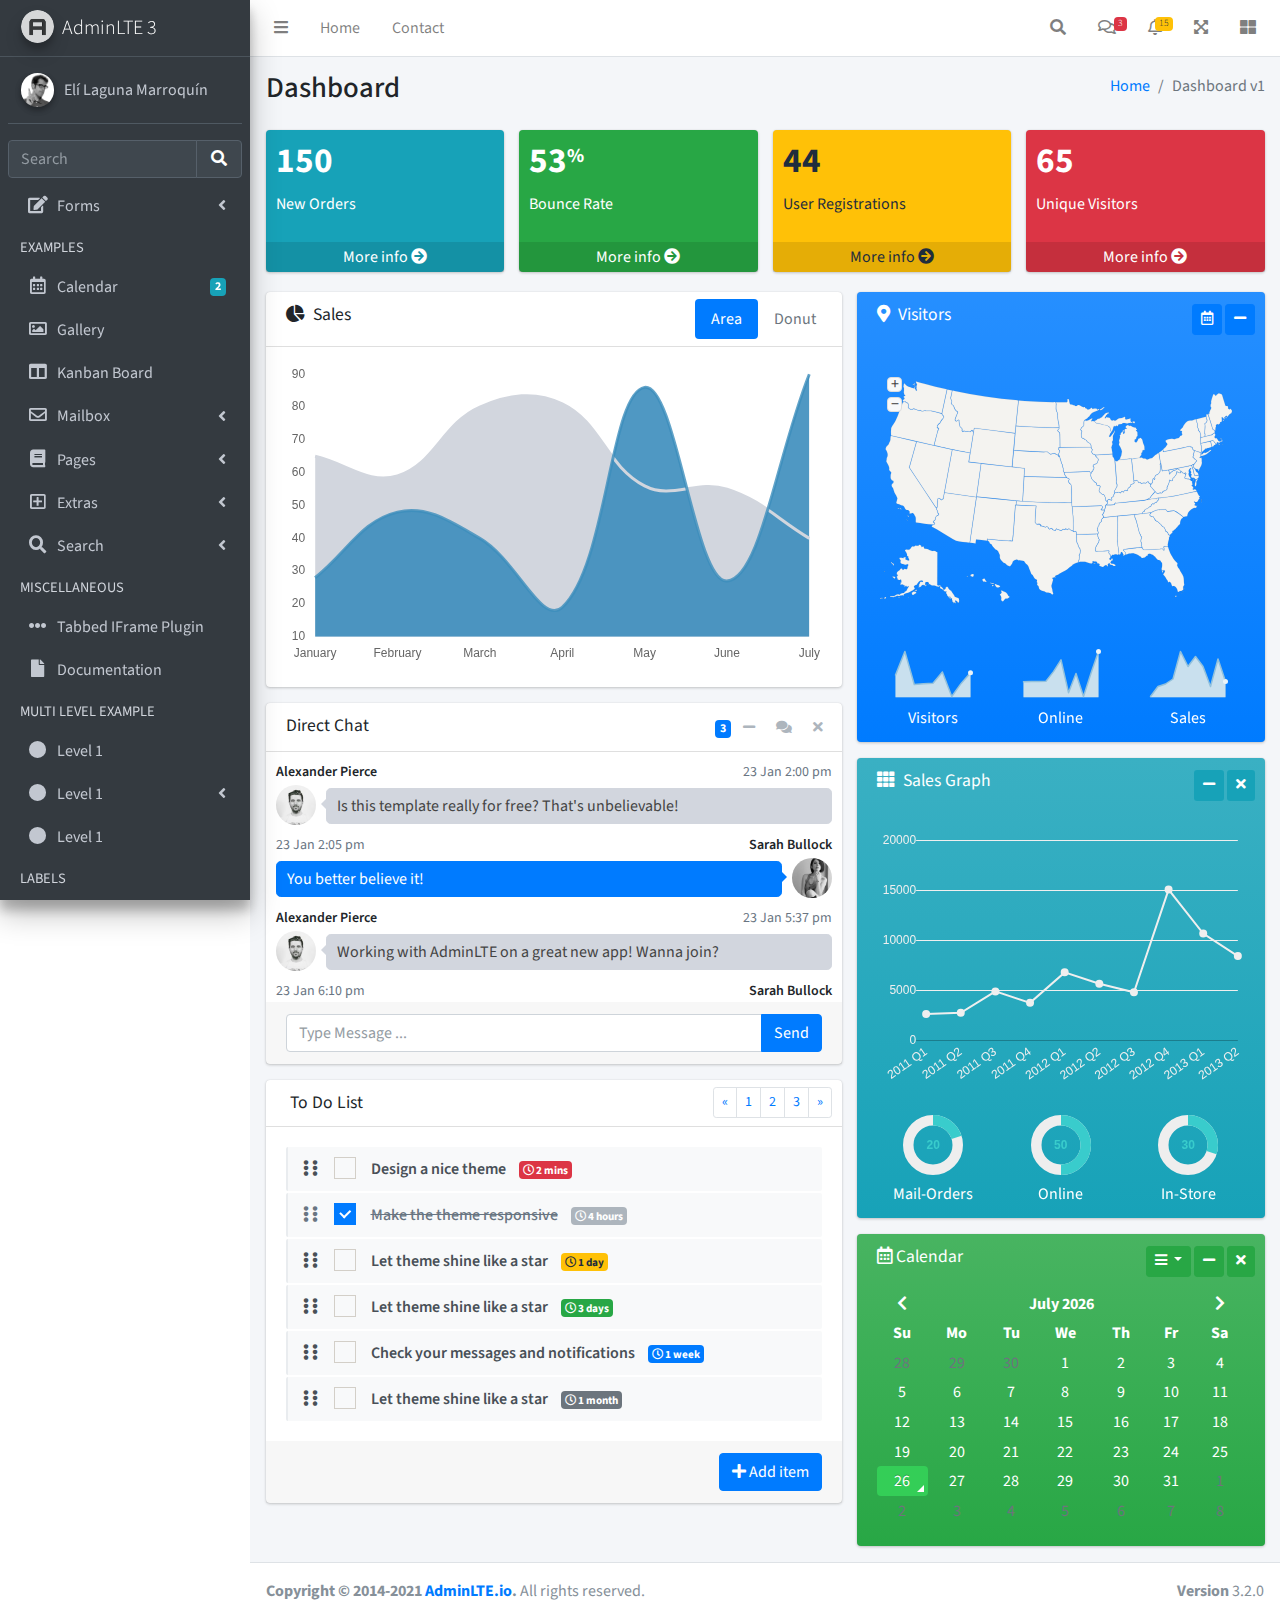
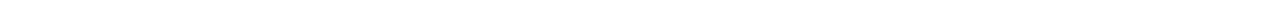
<file: practica4/index.html>
<!DOCTYPE html>
<html lang="en">
<head>
  <meta charset="utf-8">
  <meta name="viewport" content="width=device-width, initial-scale=1">
  <title>AdminLTE 3 | Dashboard</title>

  <!-- Google Font: Source Sans Pro -->
  <link rel="stylesheet" href="https://fonts.googleapis.com/css?family=Source+Sans+Pro:300,400,400i,700&display=fallback">
  <!-- Font Awesome -->
  <link rel="stylesheet" href="plugins/fontawesome-free/css/all.min.css">
  <!-- Ionicons -->
  <link rel="stylesheet" href="https://code.ionicframework.com/ionicons/2.0.1/css/ionicons.min.css">
  <!-- Tempusdominus Bootstrap 4 -->
  <link rel="stylesheet" href="plugins/tempusdominus-bootstrap-4/css/tempusdominus-bootstrap-4.min.css">
  <!-- iCheck -->
  <link rel="stylesheet" href="plugins/icheck-bootstrap/icheck-bootstrap.min.css">
  <!-- JQVMap -->
  <link rel="stylesheet" href="plugins/jqvmap/jqvmap.min.css">
  <!-- Theme style -->
  <link rel="stylesheet" href="dist/css/adminlte.min.css">
  <!-- overlayScrollbars -->
  <link rel="stylesheet" href="plugins/overlayScrollbars/css/OverlayScrollbars.min.css">
  <!-- Daterange picker -->
  <link rel="stylesheet" href="plugins/daterangepicker/daterangepicker.css">
  <!-- summernote -->
  <link rel="stylesheet" href="plugins/summernote/summernote-bs4.min.css">
</head>
<body class="hold-transition sidebar-mini layout-fixed">
<div class="wrapper">

  <!-- Preloader -->
  <div class="preloader flex-column justify-content-center align-items-center">
    <img class="animation__shake" src="dist/img/AdminLTELogo.png" alt="AdminLTELogo" height="60" width="60">
  </div>

  <!-- Navbar -->
  <nav class="main-header navbar navbar-expand navbar-white navbar-light">
    <!-- Left navbar links -->
    <ul class="navbar-nav">
      <li class="nav-item">
        <a class="nav-link" data-widget="pushmenu" href="#" role="button"><i class="fas fa-bars"></i></a>
      </li>
      <li class="nav-item d-none d-sm-inline-block">
        <a href="index3.html" class="nav-link">Home</a>
      </li>
      <li class="nav-item d-none d-sm-inline-block">
        <a href="#" class="nav-link">Contact</a>
      </li>
    </ul>

    <!-- Right navbar links -->
    <ul class="navbar-nav ml-auto">
      <!-- Navbar Search -->
      <li class="nav-item">
        <a class="nav-link" data-widget="navbar-search" href="#" role="button">
          <i class="fas fa-search"></i>
        </a>
        <div class="navbar-search-block">
          <form class="form-inline">
            <div class="input-group input-group-sm">
              <input class="form-control form-control-navbar" type="search" placeholder="Search" aria-label="Search">
              <div class="input-group-append">
                <button class="btn btn-navbar" type="submit">
                  <i class="fas fa-search"></i>
                </button>
                <button class="btn btn-navbar" type="button" data-widget="navbar-search">
                  <i class="fas fa-times"></i>
                </button>
              </div>
            </div>
          </form>
        </div>
      </li>

      <!-- Messages Dropdown Menu -->
      <li class="nav-item dropdown">
        <a class="nav-link" data-toggle="dropdown" href="#">
          <i class="far fa-comments"></i>
          <span class="badge badge-danger navbar-badge">3</span>
        </a>
        <div class="dropdown-menu dropdown-menu-lg dropdown-menu-right">
          <a href="#" class="dropdown-item">
            <!-- Message Start -->
            <div class="media">
              <img src="dist/img/user1-128x128.jpg" alt="User Avatar" class="img-size-50 mr-3 img-circle">
              <div class="media-body">
                <h3 class="dropdown-item-title">
                  Brad Diesel
                  <span class="float-right text-sm text-danger"><i class="fas fa-star"></i></span>
                </h3>
                <p class="text-sm">Call me whenever you can...</p>
                <p class="text-sm text-muted"><i class="far fa-clock mr-1"></i> 4 Hours Ago</p>
              </div>
            </div>
            <!-- Message End -->
          </a>
          <div class="dropdown-divider"></div>
          <a href="#" class="dropdown-item">
            <!-- Message Start -->
            <div class="media">
              <img src="dist/img/user8-128x128.jpg" alt="User Avatar" class="img-size-50 img-circle mr-3">
              <div class="media-body">
                <h3 class="dropdown-item-title">
                  John Pierce
                  <span class="float-right text-sm text-muted"><i class="fas fa-star"></i></span>
                </h3>
                <p class="text-sm">I got your message bro</p>
                <p class="text-sm text-muted"><i class="far fa-clock mr-1"></i> 4 Hours Ago</p>
              </div>
            </div>
            <!-- Message End -->
          </a>
          <div class="dropdown-divider"></div>
          <a href="#" class="dropdown-item">
            <!-- Message Start -->
            <div class="media">
              <img src="dist/img/user3-128x128.jpg" alt="User Avatar" class="img-size-50 img-circle mr-3">
              <div class="media-body">
                <h3 class="dropdown-item-title">
                  Nora Silvester
                  <span class="float-right text-sm text-warning"><i class="fas fa-star"></i></span>
                </h3>
                <p class="text-sm">The subject goes here</p>
                <p class="text-sm text-muted"><i class="far fa-clock mr-1"></i> 4 Hours Ago</p>
              </div>
            </div>
            <!-- Message End -->
          </a>
          <div class="dropdown-divider"></div>
          <a href="#" class="dropdown-item dropdown-footer">See All Messages</a>
        </div>
      </li>
      <!-- Notifications Dropdown Menu -->
      <li class="nav-item dropdown">
        <a class="nav-link" data-toggle="dropdown" href="#">
          <i class="far fa-bell"></i>
          <span class="badge badge-warning navbar-badge">15</span>
        </a>
        <div class="dropdown-menu dropdown-menu-lg dropdown-menu-right">
          <span class="dropdown-item dropdown-header">15 Notifications</span>
          <div class="dropdown-divider"></div>
          <a href="#" class="dropdown-item">
            <i class="fas fa-envelope mr-2"></i> 4 new messages
            <span class="float-right text-muted text-sm">3 mins</span>
          </a>
          <div class="dropdown-divider"></div>
          <a href="#" class="dropdown-item">
            <i class="fas fa-users mr-2"></i> 8 friend requests
            <span class="float-right text-muted text-sm">12 hours</span>
          </a>
          <div class="dropdown-divider"></div>
          <a href="#" class="dropdown-item">
            <i class="fas fa-file mr-2"></i> 3 new reports
            <span class="float-right text-muted text-sm">2 days</span>
          </a>
          <div class="dropdown-divider"></div>
          <a href="#" class="dropdown-item dropdown-footer">See All Notifications</a>
        </div>
      </li>
      <li class="nav-item">
        <a class="nav-link" data-widget="fullscreen" href="#" role="button">
          <i class="fas fa-expand-arrows-alt"></i>
        </a>
      </li>
      <li class="nav-item">
        <a class="nav-link" data-widget="control-sidebar" data-controlsidebar-slide="true" href="#" role="button">
          <i class="fas fa-th-large"></i>
        </a>
      </li>
    </ul>
  </nav>
  <!-- /.navbar -->

  <!-- Main Sidebar Container -->
  <aside class="main-sidebar sidebar-dark-primary elevation-4">
    <!-- Brand Logo -->
    <a href="index3.html" class="brand-link">
      <img src="dist/img/AdminLTELogo.png" alt="AdminLTE Logo" class="brand-image img-circle elevation-3" style="opacity: .8">
      <span class="brand-text font-weight-light">AdminLTE 3</span>
    </a>

    <!-- Sidebar -->
    <div class="sidebar">
      <!-- Sidebar user panel (optional) -->
      <div class="user-panel mt-3 pb-3 mb-3 d-flex">
        <div class="image">
          <img src="dist/img/user2-160x160.jpg" class="img-circle elevation-2" alt="User Image">
        </div>
        <div class="info">
          <a href="#" class="d-block">Elí Laguna Marroquín</a>
        </div>
      </div>

      <!-- SidebarSearch Form -->
      <div class="form-inline">
        <div class="input-group" data-widget="sidebar-search">
          <input class="form-control form-control-sidebar" type="search" placeholder="Search" aria-label="Search">
          <div class="input-group-append">
            <button class="btn btn-sidebar">
              <i class="fas fa-search fa-fw"></i>
            </button>
          </div>
        </div>
      </div>

      <!-- Sidebar Menu -->
      <nav class="mt-2">
        <ul class="nav nav-pills nav-sidebar flex-column" data-widget="treeview" role="menu" data-accordion="false">
          <!-- Add icons to the links using the .nav-icon class
               with font-awesome or any other icon font library -->
          <!-- <li class="nav-item menu-open">
            <a href="#" class="nav-link active">
              <i class="nav-icon fas fa-tachometer-alt"></i>
              <p>
                Dashboard
                <i class="right fas fa-angle-left"></i>
              </p>
            </a>
            <ul class="nav nav-treeview">
              <li class="nav-item">
                <a href="./index.html" class="nav-link active">
                  <i class="far fa-circle nav-icon"></i>
                  <p>Dashboard v1</p>
                </a>
              </li>
              <li class="nav-item">
                <a href="./index2.html" class="nav-link">
                  <i class="far fa-circle nav-icon"></i>
                  <p>Dashboard v2</p>
                </a>
              </li>
              <li class="nav-item">
                <a href="./index3.html" class="nav-link">
                  <i class="far fa-circle nav-icon"></i>
                  <p>Dashboard v3</p>
                </a>
              </li>
            </ul>
          </li>
          <li class="nav-item">
            <a href="pages/widgets.html" class="nav-link">
              <i class="nav-icon fas fa-th"></i>
              <p>
                Widgets
                <span class="right badge badge-danger">New</span>
              </p>
            </a>
          </li>
          <li class="nav-item">
            <a href="#" class="nav-link">
              <i class="nav-icon fas fa-copy"></i>
              <p>
                Layout Options
                <i class="fas fa-angle-left right"></i>
                <span class="badge badge-info right">6</span>
              </p>
            </a>
            <ul class="nav nav-treeview">
              <li class="nav-item">
                <a href="pages/layout/top-nav.html" class="nav-link">
                  <i class="far fa-circle nav-icon"></i>
                  <p>Top Navigation</p>
                </a>
              </li>
              <li class="nav-item">
                <a href="pages/layout/top-nav-sidebar.html" class="nav-link">
                  <i class="far fa-circle nav-icon"></i>
                  <p>Top Navigation + Sidebar</p>
                </a>
              </li>
              <li class="nav-item">
                <a href="pages/layout/boxed.html" class="nav-link">
                  <i class="far fa-circle nav-icon"></i>
                  <p>Boxed</p>
                </a>
              </li>
              <li class="nav-item">
                <a href="pages/layout/fixed-sidebar.html" class="nav-link">
                  <i class="far fa-circle nav-icon"></i>
                  <p>Fixed Sidebar</p>
                </a>
              </li>
              <li class="nav-item">
                <a href="pages/layout/fixed-sidebar-custom.html" class="nav-link">
                  <i class="far fa-circle nav-icon"></i>
                  <p>Fixed Sidebar <small>+ Custom Area</small></p>
                </a>
              </li>
              <li class="nav-item">
                <a href="pages/layout/fixed-topnav.html" class="nav-link">
                  <i class="far fa-circle nav-icon"></i>
                  <p>Fixed Navbar</p>
                </a>
              </li>
              <li class="nav-item">
                <a href="pages/layout/fixed-footer.html" class="nav-link">
                  <i class="far fa-circle nav-icon"></i>
                  <p>Fixed Footer</p>
                </a>
              </li>
              <li class="nav-item">
                <a href="pages/layout/collapsed-sidebar.html" class="nav-link">
                  <i class="far fa-circle nav-icon"></i>
                  <p>Collapsed Sidebar</p>
                </a>
              </li>
            </ul>
          </li>
          <li class="nav-item">
            <a href="#" class="nav-link">
              <i class="nav-icon fas fa-chart-pie"></i>
              <p>
                Charts
                <i class="right fas fa-angle-left"></i>
              </p>
            </a>
            <ul class="nav nav-treeview">
              <li class="nav-item">
                <a href="pages/charts/chartjs.html" class="nav-link">
                  <i class="far fa-circle nav-icon"></i>
                  <p>ChartJS</p>
                </a>
              </li>
              <li class="nav-item">
                <a href="pages/charts/flot.html" class="nav-link">
                  <i class="far fa-circle nav-icon"></i>
                  <p>Flot</p>
                </a>
              </li>
              <li class="nav-item">
                <a href="pages/charts/inline.html" class="nav-link">
                  <i class="far fa-circle nav-icon"></i>
                  <p>Inline</p>
                </a>
              </li>
              <li class="nav-item">
                <a href="pages/charts/uplot.html" class="nav-link">
                  <i class="far fa-circle nav-icon"></i>
                  <p>uPlot</p>
                </a>
              </li>
            </ul>
          </li>
          <li class="nav-item">
            <a href="#" class="nav-link">
              <i class="nav-icon fas fa-tree"></i>
              <p>
                UI Elements
                <i class="fas fa-angle-left right"></i>
              </p>
            </a>
            <ul class="nav nav-treeview">
              <li class="nav-item">
                <a href="pages/UI/general.html" class="nav-link">
                  <i class="far fa-circle nav-icon"></i>
                  <p>General</p>
                </a>
              </li>
              <li class="nav-item">
                <a href="pages/UI/icons.html" class="nav-link">
                  <i class="far fa-circle nav-icon"></i>
                  <p>Icons</p>
                </a>
              </li>
              <li class="nav-item">
                <a href="pages/UI/buttons.html" class="nav-link">
                  <i class="far fa-circle nav-icon"></i>
                  <p>Buttons</p>
                </a>
              </li>
              <li class="nav-item">
                <a href="pages/UI/sliders.html" class="nav-link">
                  <i class="far fa-circle nav-icon"></i>
                  <p>Sliders</p>
                </a>
              </li>
              <li class="nav-item">
                <a href="pages/UI/modals.html" class="nav-link">
                  <i class="far fa-circle nav-icon"></i>
                  <p>Modals & Alerts</p>
                </a>
              </li>
              <li class="nav-item">
                <a href="pages/UI/navbar.html" class="nav-link">
                  <i class="far fa-circle nav-icon"></i>
                  <p>Navbar & Tabs</p>
                </a>
              </li>
              <li class="nav-item">
                <a href="pages/UI/timeline.html" class="nav-link">
                  <i class="far fa-circle nav-icon"></i>
                  <p>Timeline</p>
                </a>
              </li>
              <li class="nav-item">
                <a href="pages/UI/ribbons.html" class="nav-link">
                  <i class="far fa-circle nav-icon"></i>
                  <p>Ribbons</p>
                </a>
              </li>
            </ul>
          </li> -->
          <li class="nav-item">
            <a href="#" class="nav-link">
              <i class="nav-icon fas fa-edit"></i>
              <p>
                Forms
                <i class="fas fa-angle-left right"></i>
              </p>
            </a>
            <ul class="nav nav-treeview">
              <li class="nav-item">
                <a href="pages/forms/general.php" class="nav-link">
                  <i class="far fa-circle nav-icon"></i>
                  <p>General Elements</p>
                </a>
              </li>
              <!-- <li class="nav-item">
                <a href="pages/forms/advanced.html" class="nav-link">
                  <i class="far fa-circle nav-icon"></i>
                  <p>Advanced Elements</p>
                </a>
              </li>
              <li class="nav-item">
                <a href="pages/forms/editors.html" class="nav-link">
                  <i class="far fa-circle nav-icon"></i>
                  <p>Editors</p>
                </a>
              </li>
              <li class="nav-item">
                <a href="pages/forms/validation.html" class="nav-link">
                  <i class="far fa-circle nav-icon"></i>
                  <p>Validation</p>
                </a>
              </li>
            </ul>
          </li> -->
          <li class="nav-item">
            <a href="#" class="nav-link">
              <i class="nav-icon fas fa-table"></i>
              <p>
                Tables
                <i class="fas fa-angle-left right"></i>
              </p>
            </a>
            <!-- <ul class="nav nav-treeview">
              <li class="nav-item">
                <a href="pages/tables/simple.html" class="nav-link">
                  <i class="far fa-circle nav-icon"></i>
                  <p>Simple Tables</p>
                </a>
              </li> -->
              <li class="nav-item">
                <a href="pages/tables/data.php" class="nav-link">
                  <i class="far fa-circle nav-icon"></i>
                  <p>DataTables</p>
                </a>
              </li>
              <li class="nav-item">
                <a href="pages/tables/jsgrid.html" class="nav-link">
                  <i class="far fa-circle nav-icon"></i>
                  <p>jsGrid</p>
                </a>
              </li>
            </ul>
          </li>
          <li class="nav-header">EXAMPLES</li>
          <li class="nav-item">
            <a href="pages/calendar.html" class="nav-link">
              <i class="nav-icon far fa-calendar-alt"></i>
              <p>
                Calendar
                <span class="badge badge-info right">2</span>
              </p>
            </a>
          </li>
          <li class="nav-item">
            <a href="pages/gallery.html" class="nav-link">
              <i class="nav-icon far fa-image"></i>
              <p>
                Gallery
              </p>
            </a>
          </li>
          <li class="nav-item">
            <a href="pages/kanban.html" class="nav-link">
              <i class="nav-icon fas fa-columns"></i>
              <p>
                Kanban Board
              </p>
            </a>
          </li>
          <li class="nav-item">
            <a href="#" class="nav-link">
              <i class="nav-icon far fa-envelope"></i>
              <p>
                Mailbox
                <i class="fas fa-angle-left right"></i>
              </p>
            </a>
            <ul class="nav nav-treeview">
              <li class="nav-item">
                <a href="pages/mailbox/mailbox.html" class="nav-link">
                  <i class="far fa-circle nav-icon"></i>
                  <p>Inbox</p>
                </a>
              </li>
              <li class="nav-item">
                <a href="pages/mailbox/compose.html" class="nav-link">
                  <i class="far fa-circle nav-icon"></i>
                  <p>Compose</p>
                </a>
              </li>
              <li class="nav-item">
                <a href="pages/mailbox/read-mail.html" class="nav-link">
                  <i class="far fa-circle nav-icon"></i>
                  <p>Read</p>
                </a>
              </li>
            </ul>
          </li>
          <li class="nav-item">
            <a href="#" class="nav-link">
              <i class="nav-icon fas fa-book"></i>
              <p>
                Pages
                <i class="fas fa-angle-left right"></i>
              </p>
            </a>
            <ul class="nav nav-treeview">
              <li class="nav-item">
                <a href="pages/examples/invoice.html" class="nav-link">
                  <i class="far fa-circle nav-icon"></i>
                  <p>Invoice</p>
                </a>
              </li>
              <li class="nav-item">
                <a href="pages/examples/profile.html" class="nav-link">
                  <i class="far fa-circle nav-icon"></i>
                  <p>Profile</p>
                </a>
              </li>
              <li class="nav-item">
                <a href="pages/examples/e-commerce.html" class="nav-link">
                  <i class="far fa-circle nav-icon"></i>
                  <p>E-commerce</p>
                </a>
              </li>
              <li class="nav-item">
                <a href="pages/examples/projects.html" class="nav-link">
                  <i class="far fa-circle nav-icon"></i>
                  <p>Projects</p>
                </a>
              </li>
              <li class="nav-item">
                <a href="pages/examples/project-add.html" class="nav-link">
                  <i class="far fa-circle nav-icon"></i>
                  <p>Project Add</p>
                </a>
              </li>
              <li class="nav-item">
                <a href="pages/examples/project-edit.html" class="nav-link">
                  <i class="far fa-circle nav-icon"></i>
                  <p>Project Edit</p>
                </a>
              </li>
              <li class="nav-item">
                <a href="pages/examples/project-detail.html" class="nav-link">
                  <i class="far fa-circle nav-icon"></i>
                  <p>Project Detail</p>
                </a>
              </li>
              <li class="nav-item">
                <a href="pages/examples/contacts.html" class="nav-link">
                  <i class="far fa-circle nav-icon"></i>
                  <p>Contacts</p>
                </a>
              </li>
              <li class="nav-item">
                <a href="pages/examples/faq.html" class="nav-link">
                  <i class="far fa-circle nav-icon"></i>
                  <p>FAQ</p>
                </a>
              </li>
              <li class="nav-item">
                <a href="pages/examples/contact-us.html" class="nav-link">
                  <i class="far fa-circle nav-icon"></i>
                  <p>Contact us</p>
                </a>
              </li>
            </ul>
          </li>
          <li class="nav-item">
            <a href="#" class="nav-link">
              <i class="nav-icon far fa-plus-square"></i>
              <p>
                Extras
                <i class="fas fa-angle-left right"></i>
              </p>
            </a>
            <ul class="nav nav-treeview">
              <li class="nav-item">
                <a href="#" class="nav-link">
                  <i class="far fa-circle nav-icon"></i>
                  <p>
                    Login & Register v1
                    <i class="fas fa-angle-left right"></i>
                  </p>
                </a>
                <ul class="nav nav-treeview">
                  <li class="nav-item">
                    <a href="pages/examples/login.html" class="nav-link">
                      <i class="far fa-circle nav-icon"></i>
                      <p>Login v1</p>
                    </a>
                  </li>
                  <li class="nav-item">
                    <a href="pages/examples/register.html" class="nav-link">
                      <i class="far fa-circle nav-icon"></i>
                      <p>Register v1</p>
                    </a>
                  </li>
                  <li class="nav-item">
                    <a href="pages/examples/forgot-password.html" class="nav-link">
                      <i class="far fa-circle nav-icon"></i>
                      <p>Forgot Password v1</p>
                    </a>
                  </li>
                  <li class="nav-item">
                    <a href="pages/examples/recover-password.html" class="nav-link">
                      <i class="far fa-circle nav-icon"></i>
                      <p>Recover Password v1</p>
                    </a>
                  </li>
                </ul>
              </li>
              <li class="nav-item">
                <a href="#" class="nav-link">
                  <i class="far fa-circle nav-icon"></i>
                  <p>
                    Login & Register v2
                    <i class="fas fa-angle-left right"></i>
                  </p>
                </a>
                <ul class="nav nav-treeview">
                  <li class="nav-item">
                    <a href="pages/examples/login-v2.html" class="nav-link">
                      <i class="far fa-circle nav-icon"></i>
                      <p>Login v2</p>
                    </a>
                  </li>
                  <li class="nav-item">
                    <a href="pages/examples/register-v2.html" class="nav-link">
                      <i class="far fa-circle nav-icon"></i>
                      <p>Register v2</p>
                    </a>
                  </li>
                  <li class="nav-item">
                    <a href="pages/examples/forgot-password-v2.html" class="nav-link">
                      <i class="far fa-circle nav-icon"></i>
                      <p>Forgot Password v2</p>
                    </a>
                  </li>
                  <li class="nav-item">
                    <a href="pages/examples/recover-password-v2.html" class="nav-link">
                      <i class="far fa-circle nav-icon"></i>
                      <p>Recover Password v2</p>
                    </a>
                  </li>
                </ul>
              </li>
              <li class="nav-item">
                <a href="pages/examples/lockscreen.html" class="nav-link">
                  <i class="far fa-circle nav-icon"></i>
                  <p>Lockscreen</p>
                </a>
              </li>
              <li class="nav-item">
                <a href="pages/examples/legacy-user-menu.html" class="nav-link">
                  <i class="far fa-circle nav-icon"></i>
                  <p>Legacy User Menu</p>
                </a>
              </li>
              <li class="nav-item">
                <a href="pages/examples/language-menu.html" class="nav-link">
                  <i class="far fa-circle nav-icon"></i>
                  <p>Language Menu</p>
                </a>
              </li>
              <li class="nav-item">
                <a href="pages/examples/404.html" class="nav-link">
                  <i class="far fa-circle nav-icon"></i>
                  <p>Error 404</p>
                </a>
              </li>
              <li class="nav-item">
                <a href="pages/examples/500.html" class="nav-link">
                  <i class="far fa-circle nav-icon"></i>
                  <p>Error 500</p>
                </a>
              </li>
              <li class="nav-item">
                <a href="pages/examples/pace.html" class="nav-link">
                  <i class="far fa-circle nav-icon"></i>
                  <p>Pace</p>
                </a>
              </li>
              <li class="nav-item">
                <a href="pages/examples/blank.html" class="nav-link">
                  <i class="far fa-circle nav-icon"></i>
                  <p>Blank Page</p>
                </a>
              </li>
              <li class="nav-item">
                <a href="starter.html" class="nav-link">
                  <i class="far fa-circle nav-icon"></i>
                  <p>Starter Page</p>
                </a>
              </li>
            </ul>
          </li>
          <li class="nav-item">
            <a href="#" class="nav-link">
              <i class="nav-icon fas fa-search"></i>
              <p>
                Search
                <i class="fas fa-angle-left right"></i>
              </p>
            </a>
            <ul class="nav nav-treeview">
              <li class="nav-item">
                <a href="pages/search/simple.html" class="nav-link">
                  <i class="far fa-circle nav-icon"></i>
                  <p>Simple Search</p>
                </a>
              </li>
              <li class="nav-item">
                <a href="pages/search/enhanced.html" class="nav-link">
                  <i class="far fa-circle nav-icon"></i>
                  <p>Enhanced</p>
                </a>
              </li>
            </ul>
          </li>
          <li class="nav-header">MISCELLANEOUS</li>
          <li class="nav-item">
            <a href="iframe.html" class="nav-link">
              <i class="nav-icon fas fa-ellipsis-h"></i>
              <p>Tabbed IFrame Plugin</p>
            </a>
          </li>
          <li class="nav-item">
            <a href="https://adminlte.io/docs/3.1/" class="nav-link">
              <i class="nav-icon fas fa-file"></i>
              <p>Documentation</p>
            </a>
          </li>
          <li class="nav-header">MULTI LEVEL EXAMPLE</li>
          <li class="nav-item">
            <a href="#" class="nav-link">
              <i class="fas fa-circle nav-icon"></i>
              <p>Level 1</p>
            </a>
          </li>
          <li class="nav-item">
            <a href="#" class="nav-link">
              <i class="nav-icon fas fa-circle"></i>
              <p>
                Level 1
                <i class="right fas fa-angle-left"></i>
              </p>
            </a>
            <ul class="nav nav-treeview">
              <li class="nav-item">
                <a href="#" class="nav-link">
                  <i class="far fa-circle nav-icon"></i>
                  <p>Level 2</p>
                </a>
              </li>
              <li class="nav-item">
                <a href="#" class="nav-link">
                  <i class="far fa-circle nav-icon"></i>
                  <p>
                    Level 2
                    <i class="right fas fa-angle-left"></i>
                  </p>
                </a>
                <ul class="nav nav-treeview">
                  <li class="nav-item">
                    <a href="#" class="nav-link">
                      <i class="far fa-dot-circle nav-icon"></i>
                      <p>Level 3</p>
                    </a>
                  </li>
                  <li class="nav-item">
                    <a href="#" class="nav-link">
                      <i class="far fa-dot-circle nav-icon"></i>
                      <p>Level 3</p>
                    </a>
                  </li>
                  <li class="nav-item">
                    <a href="#" class="nav-link">
                      <i class="far fa-dot-circle nav-icon"></i>
                      <p>Level 3</p>
                    </a>
                  </li>
                </ul>
              </li>
              <li class="nav-item">
                <a href="#" class="nav-link">
                  <i class="far fa-circle nav-icon"></i>
                  <p>Level 2</p>
                </a>
              </li>
            </ul>
          </li>
          <li class="nav-item">
            <a href="#" class="nav-link">
              <i class="fas fa-circle nav-icon"></i>
              <p>Level 1</p>
            </a>
          </li>
          <li class="nav-header">LABELS</li>
          <li class="nav-item">
            <a href="#" class="nav-link">
              <i class="nav-icon far fa-circle text-danger"></i>
              <p class="text">Important</p>
            </a>
          </li>
          <li class="nav-item">
            <a href="#" class="nav-link">
              <i class="nav-icon far fa-circle text-warning"></i>
              <p>Warning</p>
            </a>
          </li>
          <li class="nav-item">
            <a href="#" class="nav-link">
              <i class="nav-icon far fa-circle text-info"></i>
              <p>Informational</p>
            </a>
          </li>
        </ul>
      </nav>
      <!-- /.sidebar-menu -->
    </div>
    <!-- /.sidebar -->
  </aside>

  <!-- Content Wrapper. Contains page content -->
  <div class="content-wrapper">
    <!-- Content Header (Page header) -->
    <div class="content-header">
      <div class="container-fluid">
        <div class="row mb-2">
          <div class="col-sm-6">
            <h1 class="m-0">Dashboard</h1>
          </div><!-- /.col -->
          <div class="col-sm-6">
            <ol class="breadcrumb float-sm-right">
              <li class="breadcrumb-item"><a href="#">Home</a></li>
              <li class="breadcrumb-item active">Dashboard v1</li>
            </ol>
          </div><!-- /.col -->
        </div><!-- /.row -->
      </div><!-- /.container-fluid -->
    </div>
    <!-- /.content-header -->

    <!-- Main content -->
    <section class="content">
      <div class="container-fluid">
        <!-- Small boxes (Stat box) -->
        <div class="row">
          <div class="col-lg-3 col-6">
            <!-- small box -->
            <div class="small-box bg-info">
              <div class="inner">
                <h3>150</h3>

                <p>New Orders</p>
              </div>
              <div class="icon">
                <i class="ion ion-bag"></i>
              </div>
              <a href="#" class="small-box-footer">More info <i class="fas fa-arrow-circle-right"></i></a>
            </div>
          </div>
          <!-- ./col -->
          <div class="col-lg-3 col-6">
            <!-- small box -->
            <div class="small-box bg-success">
              <div class="inner">
                <h3>53<sup style="font-size: 20px">%</sup></h3>

                <p>Bounce Rate</p>
              </div>
              <div class="icon">
                <i class="ion ion-stats-bars"></i>
              </div>
              <a href="#" class="small-box-footer">More info <i class="fas fa-arrow-circle-right"></i></a>
            </div>
          </div>
          <!-- ./col -->
          <div class="col-lg-3 col-6">
            <!-- small box -->
            <div class="small-box bg-warning">
              <div class="inner">
                <h3>44</h3>

                <p>User Registrations</p>
              </div>
              <div class="icon">
                <i class="ion ion-person-add"></i>
              </div>
              <a href="#" class="small-box-footer">More info <i class="fas fa-arrow-circle-right"></i></a>
            </div>
          </div>
          <!-- ./col -->
          <div class="col-lg-3 col-6">
            <!-- small box -->
            <div class="small-box bg-danger">
              <div class="inner">
                <h3>65</h3>

                <p>Unique Visitors</p>
              </div>
              <div class="icon">
                <i class="ion ion-pie-graph"></i>
              </div>
              <a href="#" class="small-box-footer">More info <i class="fas fa-arrow-circle-right"></i></a>
            </div>
          </div>
          <!-- ./col -->
        </div>
        <!-- /.row -->
        <!-- Main row -->
        <div class="row">
          <!-- Left col -->
          <section class="col-lg-7 connectedSortable">
            <!-- Custom tabs (Charts with tabs)-->
            <div class="card">
              <div class="card-header">
                <h3 class="card-title">
                  <i class="fas fa-chart-pie mr-1"></i>
                  Sales
                </h3>
                <div class="card-tools">
                  <ul class="nav nav-pills ml-auto">
                    <li class="nav-item">
                      <a class="nav-link active" href="#revenue-chart" data-toggle="tab">Area</a>
                    </li>
                    <li class="nav-item">
                      <a class="nav-link" href="#sales-chart" data-toggle="tab">Donut</a>
                    </li>
                  </ul>
                </div>
              </div><!-- /.card-header -->
              <div class="card-body">
                <div class="tab-content p-0">
                  <!-- Morris chart - Sales -->
                  <div class="chart tab-pane active" id="revenue-chart"
                       style="position: relative; height: 300px;">
                      <canvas id="revenue-chart-canvas" height="300" style="height: 300px;"></canvas>
                   </div>
                  <div class="chart tab-pane" id="sales-chart" style="position: relative; height: 300px;">
                    <canvas id="sales-chart-canvas" height="300" style="height: 300px;"></canvas>
                  </div>
                </div>
              </div><!-- /.card-body -->
            </div>
            <!-- /.card -->

            <!-- DIRECT CHAT -->
            <div class="card direct-chat direct-chat-primary">
              <div class="card-header">
                <h3 class="card-title">Direct Chat</h3>

                <div class="card-tools">
                  <span title="3 New Messages" class="badge badge-primary">3</span>
                  <button type="button" class="btn btn-tool" data-card-widget="collapse">
                    <i class="fas fa-minus"></i>
                  </button>
                  <button type="button" class="btn btn-tool" title="Contacts" data-widget="chat-pane-toggle">
                    <i class="fas fa-comments"></i>
                  </button>
                  <button type="button" class="btn btn-tool" data-card-widget="remove">
                    <i class="fas fa-times"></i>
                  </button>
                </div>
              </div>
              <!-- /.card-header -->
              <div class="card-body">
                <!-- Conversations are loaded here -->
                <div class="direct-chat-messages">
                  <!-- Message. Default to the left -->
                  <div class="direct-chat-msg">
                    <div class="direct-chat-infos clearfix">
                      <span class="direct-chat-name float-left">Alexander Pierce</span>
                      <span class="direct-chat-timestamp float-right">23 Jan 2:00 pm</span>
                    </div>
                    <!-- /.direct-chat-infos -->
                    <img class="direct-chat-img" src="dist/img/user1-128x128.jpg" alt="message user image">
                    <!-- /.direct-chat-img -->
                    <div class="direct-chat-text">
                      Is this template really for free? That's unbelievable!
                    </div>
                    <!-- /.direct-chat-text -->
                  </div>
                  <!-- /.direct-chat-msg -->

                  <!-- Message to the right -->
                  <div class="direct-chat-msg right">
                    <div class="direct-chat-infos clearfix">
                      <span class="direct-chat-name float-right">Sarah Bullock</span>
                      <span class="direct-chat-timestamp float-left">23 Jan 2:05 pm</span>
                    </div>
                    <!-- /.direct-chat-infos -->
                    <img class="direct-chat-img" src="dist/img/user3-128x128.jpg" alt="message user image">
                    <!-- /.direct-chat-img -->
                    <div class="direct-chat-text">
                      You better believe it!
                    </div>
                    <!-- /.direct-chat-text -->
                  </div>
                  <!-- /.direct-chat-msg -->

                  <!-- Message. Default to the left -->
                  <div class="direct-chat-msg">
                    <div class="direct-chat-infos clearfix">
                      <span class="direct-chat-name float-left">Alexander Pierce</span>
                      <span class="direct-chat-timestamp float-right">23 Jan 5:37 pm</span>
                    </div>
                    <!-- /.direct-chat-infos -->
                    <img class="direct-chat-img" src="dist/img/user1-128x128.jpg" alt="message user image">
                    <!-- /.direct-chat-img -->
                    <div class="direct-chat-text">
                      Working with AdminLTE on a great new app! Wanna join?
                    </div>
                    <!-- /.direct-chat-text -->
                  </div>
                  <!-- /.direct-chat-msg -->

                  <!-- Message to the right -->
                  <div class="direct-chat-msg right">
                    <div class="direct-chat-infos clearfix">
                      <span class="direct-chat-name float-right">Sarah Bullock</span>
                      <span class="direct-chat-timestamp float-left">23 Jan 6:10 pm</span>
                    </div>
                    <!-- /.direct-chat-infos -->
                    <img class="direct-chat-img" src="dist/img/user3-128x128.jpg" alt="message user image">
                    <!-- /.direct-chat-img -->
                    <div class="direct-chat-text">
                      I would love to.
                    </div>
                    <!-- /.direct-chat-text -->
                  </div>
                  <!-- /.direct-chat-msg -->

                </div>
                <!--/.direct-chat-messages-->

                <!-- Contacts are loaded here -->
                <div class="direct-chat-contacts">
                  <ul class="contacts-list">
                    <li>
                      <a href="#">
                        <img class="contacts-list-img" src="dist/img/user1-128x128.jpg" alt="User Avatar">

                        <div class="contacts-list-info">
                          <span class="contacts-list-name">
                            Count Dracula
                            <small class="contacts-list-date float-right">2/28/2015</small>
                          </span>
                          <span class="contacts-list-msg">How have you been? I was...</span>
                        </div>
                        <!-- /.contacts-list-info -->
                      </a>
                    </li>
                    <!-- End Contact Item -->
                    <li>
                      <a href="#">
                        <img class="contacts-list-img" src="dist/img/user7-128x128.jpg" alt="User Avatar">

                        <div class="contacts-list-info">
                          <span class="contacts-list-name">
                            Sarah Doe
                            <small class="contacts-list-date float-right">2/23/2015</small>
                          </span>
                          <span class="contacts-list-msg">I will be waiting for...</span>
                        </div>
                        <!-- /.contacts-list-info -->
                      </a>
                    </li>
                    <!-- End Contact Item -->
                    <li>
                      <a href="#">
                        <img class="contacts-list-img" src="dist/img/user3-128x128.jpg" alt="User Avatar">

                        <div class="contacts-list-info">
                          <span class="contacts-list-name">
                            Nadia Jolie
                            <small class="contacts-list-date float-right">2/20/2015</small>
                          </span>
                          <span class="contacts-list-msg">I'll call you back at...</span>
                        </div>
                        <!-- /.contacts-list-info -->
                      </a>
                    </li>
                    <!-- End Contact Item -->
                    <li>
                      <a href="#">
                        <img class="contacts-list-img" src="dist/img/user5-128x128.jpg" alt="User Avatar">

                        <div class="contacts-list-info">
                          <span class="contacts-list-name">
                            Nora S. Vans
                            <small class="contacts-list-date float-right">2/10/2015</small>
                          </span>
                          <span class="contacts-list-msg">Where is your new...</span>
                        </div>
                        <!-- /.contacts-list-info -->
                      </a>
                    </li>
                    <!-- End Contact Item -->
                    <li>
                      <a href="#">
                        <img class="contacts-list-img" src="dist/img/user6-128x128.jpg" alt="User Avatar">

                        <div class="contacts-list-info">
                          <span class="contacts-list-name">
                            John K.
                            <small class="contacts-list-date float-right">1/27/2015</small>
                          </span>
                          <span class="contacts-list-msg">Can I take a look at...</span>
                        </div>
                        <!-- /.contacts-list-info -->
                      </a>
                    </li>
                    <!-- End Contact Item -->
                    <li>
                      <a href="#">
                        <img class="contacts-list-img" src="dist/img/user8-128x128.jpg" alt="User Avatar">

                        <div class="contacts-list-info">
                          <span class="contacts-list-name">
                            Kenneth M.
                            <small class="contacts-list-date float-right">1/4/2015</small>
                          </span>
                          <span class="contacts-list-msg">Never mind I found...</span>
                        </div>
                        <!-- /.contacts-list-info -->
                      </a>
                    </li>
                    <!-- End Contact Item -->
                  </ul>
                  <!-- /.contacts-list -->
                </div>
                <!-- /.direct-chat-pane -->
              </div>
              <!-- /.card-body -->
              <div class="card-footer">
                <form action="#" method="post">
                  <div class="input-group">
                    <input type="text" name="message" placeholder="Type Message ..." class="form-control">
                    <span class="input-group-append">
                      <button type="button" class="btn btn-primary">Send</button>
                    </span>
                  </div>
                </form>
              </div>
              <!-- /.card-footer-->
            </div>
            <!--/.direct-chat -->

            <!-- TO DO List -->
            <div class="card">
              <div class="card-header">
                <h3 class="card-title">
                  <i class="ion ion-clipboard mr-1"></i>
                  To Do List
                </h3>

                <div class="card-tools">
                  <ul class="pagination pagination-sm">
                    <li class="page-item"><a href="#" class="page-link">&laquo;</a></li>
                    <li class="page-item"><a href="#" class="page-link">1</a></li>
                    <li class="page-item"><a href="#" class="page-link">2</a></li>
                    <li class="page-item"><a href="#" class="page-link">3</a></li>
                    <li class="page-item"><a href="#" class="page-link">&raquo;</a></li>
                  </ul>
                </div>
              </div>
              <!-- /.card-header -->
              <div class="card-body">
                <ul class="todo-list" data-widget="todo-list">
                  <li>
                    <!-- drag handle -->
                    <span class="handle">
                      <i class="fas fa-ellipsis-v"></i>
                      <i class="fas fa-ellipsis-v"></i>
                    </span>
                    <!-- checkbox -->
                    <div  class="icheck-primary d-inline ml-2">
                      <input type="checkbox" value="" name="todo1" id="todoCheck1">
                      <label for="todoCheck1"></label>
                    </div>
                    <!-- todo text -->
                    <span class="text">Design a nice theme</span>
                    <!-- Emphasis label -->
                    <small class="badge badge-danger"><i class="far fa-clock"></i> 2 mins</small>
                    <!-- General tools such as edit or delete-->
                    <div class="tools">
                      <i class="fas fa-edit"></i>
                      <i class="fas fa-trash-o"></i>
                    </div>
                  </li>
                  <li>
                    <span class="handle">
                      <i class="fas fa-ellipsis-v"></i>
                      <i class="fas fa-ellipsis-v"></i>
                    </span>
                    <div  class="icheck-primary d-inline ml-2">
                      <input type="checkbox" value="" name="todo2" id="todoCheck2" checked>
                      <label for="todoCheck2"></label>
                    </div>
                    <span class="text">Make the theme responsive</span>
                    <small class="badge badge-info"><i class="far fa-clock"></i> 4 hours</small>
                    <div class="tools">
                      <i class="fas fa-edit"></i>
                      <i class="fas fa-trash-o"></i>
                    </div>
                  </li>
                  <li>
                    <span class="handle">
                      <i class="fas fa-ellipsis-v"></i>
                      <i class="fas fa-ellipsis-v"></i>
                    </span>
                    <div  class="icheck-primary d-inline ml-2">
                      <input type="checkbox" value="" name="todo3" id="todoCheck3">
                      <label for="todoCheck3"></label>
                    </div>
                    <span class="text">Let theme shine like a star</span>
                    <small class="badge badge-warning"><i class="far fa-clock"></i> 1 day</small>
                    <div class="tools">
                      <i class="fas fa-edit"></i>
                      <i class="fas fa-trash-o"></i>
                    </div>
                  </li>
                  <li>
                    <span class="handle">
                      <i class="fas fa-ellipsis-v"></i>
                      <i class="fas fa-ellipsis-v"></i>
                    </span>
                    <div  class="icheck-primary d-inline ml-2">
                      <input type="checkbox" value="" name="todo4" id="todoCheck4">
                      <label for="todoCheck4"></label>
                    </div>
                    <span class="text">Let theme shine like a star</span>
                    <small class="badge badge-success"><i class="far fa-clock"></i> 3 days</small>
                    <div class="tools">
                      <i class="fas fa-edit"></i>
                      <i class="fas fa-trash-o"></i>
                    </div>
                  </li>
                  <li>
                    <span class="handle">
                      <i class="fas fa-ellipsis-v"></i>
                      <i class="fas fa-ellipsis-v"></i>
                    </span>
                    <div  class="icheck-primary d-inline ml-2">
                      <input type="checkbox" value="" name="todo5" id="todoCheck5">
                      <label for="todoCheck5"></label>
                    </div>
                    <span class="text">Check your messages and notifications</span>
                    <small class="badge badge-primary"><i class="far fa-clock"></i> 1 week</small>
                    <div class="tools">
                      <i class="fas fa-edit"></i>
                      <i class="fas fa-trash-o"></i>
                    </div>
                  </li>
                  <li>
                    <span class="handle">
                      <i class="fas fa-ellipsis-v"></i>
                      <i class="fas fa-ellipsis-v"></i>
                    </span>
                    <div  class="icheck-primary d-inline ml-2">
                      <input type="checkbox" value="" name="todo6" id="todoCheck6">
                      <label for="todoCheck6"></label>
                    </div>
                    <span class="text">Let theme shine like a star</span>
                    <small class="badge badge-secondary"><i class="far fa-clock"></i> 1 month</small>
                    <div class="tools">
                      <i class="fas fa-edit"></i>
                      <i class="fas fa-trash-o"></i>
                    </div>
                  </li>
                </ul>
              </div>
              <!-- /.card-body -->
              <div class="card-footer clearfix">
                <button type="button" class="btn btn-primary float-right"><i class="fas fa-plus"></i> Add item</button>
              </div>
            </div>
            <!-- /.card -->
          </section>
          <!-- /.Left col -->
          <!-- right col (We are only adding the ID to make the widgets sortable)-->
          <section class="col-lg-5 connectedSortable">

            <!-- Map card -->
            <div class="card bg-gradient-primary">
              <div class="card-header border-0">
                <h3 class="card-title">
                  <i class="fas fa-map-marker-alt mr-1"></i>
                  Visitors
                </h3>
                <!-- card tools -->
                <div class="card-tools">
                  <button type="button" class="btn btn-primary btn-sm daterange" title="Date range">
                    <i class="far fa-calendar-alt"></i>
                  </button>
                  <button type="button" class="btn btn-primary btn-sm" data-card-widget="collapse" title="Collapse">
                    <i class="fas fa-minus"></i>
                  </button>
                </div>
                <!-- /.card-tools -->
              </div>
              <div class="card-body">
                <div id="world-map" style="height: 250px; width: 100%;"></div>
              </div>
              <!-- /.card-body-->
              <div class="card-footer bg-transparent">
                <div class="row">
                  <div class="col-4 text-center">
                    <div id="sparkline-1"></div>
                    <div class="text-white">Visitors</div>
                  </div>
                  <!-- ./col -->
                  <div class="col-4 text-center">
                    <div id="sparkline-2"></div>
                    <div class="text-white">Online</div>
                  </div>
                  <!-- ./col -->
                  <div class="col-4 text-center">
                    <div id="sparkline-3"></div>
                    <div class="text-white">Sales</div>
                  </div>
                  <!-- ./col -->
                </div>
                <!-- /.row -->
              </div>
            </div>
            <!-- /.card -->

            <!-- solid sales graph -->
            <div class="card bg-gradient-info">
              <div class="card-header border-0">
                <h3 class="card-title">
                  <i class="fas fa-th mr-1"></i>
                  Sales Graph
                </h3>

                <div class="card-tools">
                  <button type="button" class="btn bg-info btn-sm" data-card-widget="collapse">
                    <i class="fas fa-minus"></i>
                  </button>
                  <button type="button" class="btn bg-info btn-sm" data-card-widget="remove">
                    <i class="fas fa-times"></i>
                  </button>
                </div>
              </div>
              <div class="card-body">
                <canvas class="chart" id="line-chart" style="min-height: 250px; height: 250px; max-height: 250px; max-width: 100%;"></canvas>
              </div>
              <!-- /.card-body -->
              <div class="card-footer bg-transparent">
                <div class="row">
                  <div class="col-4 text-center">
                    <input type="text" class="knob" data-readonly="true" value="20" data-width="60" data-height="60"
                           data-fgColor="#39CCCC">

                    <div class="text-white">Mail-Orders</div>
                  </div>
                  <!-- ./col -->
                  <div class="col-4 text-center">
                    <input type="text" class="knob" data-readonly="true" value="50" data-width="60" data-height="60"
                           data-fgColor="#39CCCC">

                    <div class="text-white">Online</div>
                  </div>
                  <!-- ./col -->
                  <div class="col-4 text-center">
                    <input type="text" class="knob" data-readonly="true" value="30" data-width="60" data-height="60"
                           data-fgColor="#39CCCC">

                    <div class="text-white">In-Store</div>
                  </div>
                  <!-- ./col -->
                </div>
                <!-- /.row -->
              </div>
              <!-- /.card-footer -->
            </div>
            <!-- /.card -->

            <!-- Calendar -->
            <div class="card bg-gradient-success">
              <div class="card-header border-0">

                <h3 class="card-title">
                  <i class="far fa-calendar-alt"></i>
                  Calendar
                </h3>
                <!-- tools card -->
                <div class="card-tools">
                  <!-- button with a dropdown -->
                  <div class="btn-group">
                    <button type="button" class="btn btn-success btn-sm dropdown-toggle" data-toggle="dropdown" data-offset="-52">
                      <i class="fas fa-bars"></i>
                    </button>
                    <div class="dropdown-menu" role="menu">
                      <a href="#" class="dropdown-item">Add new event</a>
                      <a href="#" class="dropdown-item">Clear events</a>
                      <div class="dropdown-divider"></div>
                      <a href="#" class="dropdown-item">View calendar</a>
                    </div>
                  </div>
                  <button type="button" class="btn btn-success btn-sm" data-card-widget="collapse">
                    <i class="fas fa-minus"></i>
                  </button>
                  <button type="button" class="btn btn-success btn-sm" data-card-widget="remove">
                    <i class="fas fa-times"></i>
                  </button>
                </div>
                <!-- /. tools -->
              </div>
              <!-- /.card-header -->
              <div class="card-body pt-0">
                <!--The calendar -->
                <div id="calendar" style="width: 100%"></div>
              </div>
              <!-- /.card-body -->
            </div>
            <!-- /.card -->
          </section>
          <!-- right col -->
        </div>
        <!-- /.row (main row) -->
      </div><!-- /.container-fluid -->
    </section>
    <!-- /.content -->
  </div>
  <!-- /.content-wrapper -->
  <footer class="main-footer">
    <strong>Copyright &copy; 2014-2021 <a href="https://adminlte.io">AdminLTE.io</a>.</strong>
    All rights reserved.
    <div class="float-right d-none d-sm-inline-block">
      <b>Version</b> 3.2.0
    </div>
  </footer>

  <!-- Control Sidebar -->
  <aside class="control-sidebar control-sidebar-dark">
    <!-- Control sidebar content goes here -->
  </aside>
  <!-- /.control-sidebar -->
</div>
<!-- ./wrapper -->

<!-- jQuery -->
<script src="plugins/jquery/jquery.min.js"></script>
<!-- jQuery UI 1.11.4 -->
<script src="plugins/jquery-ui/jquery-ui.min.js"></script>
<!-- Resolve conflict in jQuery UI tooltip with Bootstrap tooltip -->
<script>
  $.widget.bridge('uibutton', $.ui.button)
</script>
<!-- Bootstrap 4 -->
<script src="plugins/bootstrap/js/bootstrap.bundle.min.js"></script>
<!-- ChartJS -->
<script src="plugins/chart.js/Chart.min.js"></script>
<!-- Sparkline -->
<script src="plugins/sparklines/sparkline.js"></script>
<!-- JQVMap -->
<script src="plugins/jqvmap/jquery.vmap.min.js"></script>
<script src="plugins/jqvmap/maps/jquery.vmap.usa.js"></script>
<!-- jQuery Knob Chart -->
<script src="plugins/jquery-knob/jquery.knob.min.js"></script>
<!-- daterangepicker -->
<script src="plugins/moment/moment.min.js"></script>
<script src="plugins/daterangepicker/daterangepicker.js"></script>
<!-- Tempusdominus Bootstrap 4 -->
<script src="plugins/tempusdominus-bootstrap-4/js/tempusdominus-bootstrap-4.min.js"></script>
<!-- Summernote -->
<script src="plugins/summernote/summernote-bs4.min.js"></script>
<!-- overlayScrollbars -->
<script src="plugins/overlayScrollbars/js/jquery.overlayScrollbars.min.js"></script>
<!-- AdminLTE App -->
<script src="dist/js/adminlte.js"></script>
<!-- AdminLTE for demo purposes -->
<script src="dist/js/demo.js"></script>
<!-- AdminLTE dashboard demo (This is only for demo purposes) -->
<script src="dist/js/pages/dashboard.js"></script>
</body>
</html>
</file>
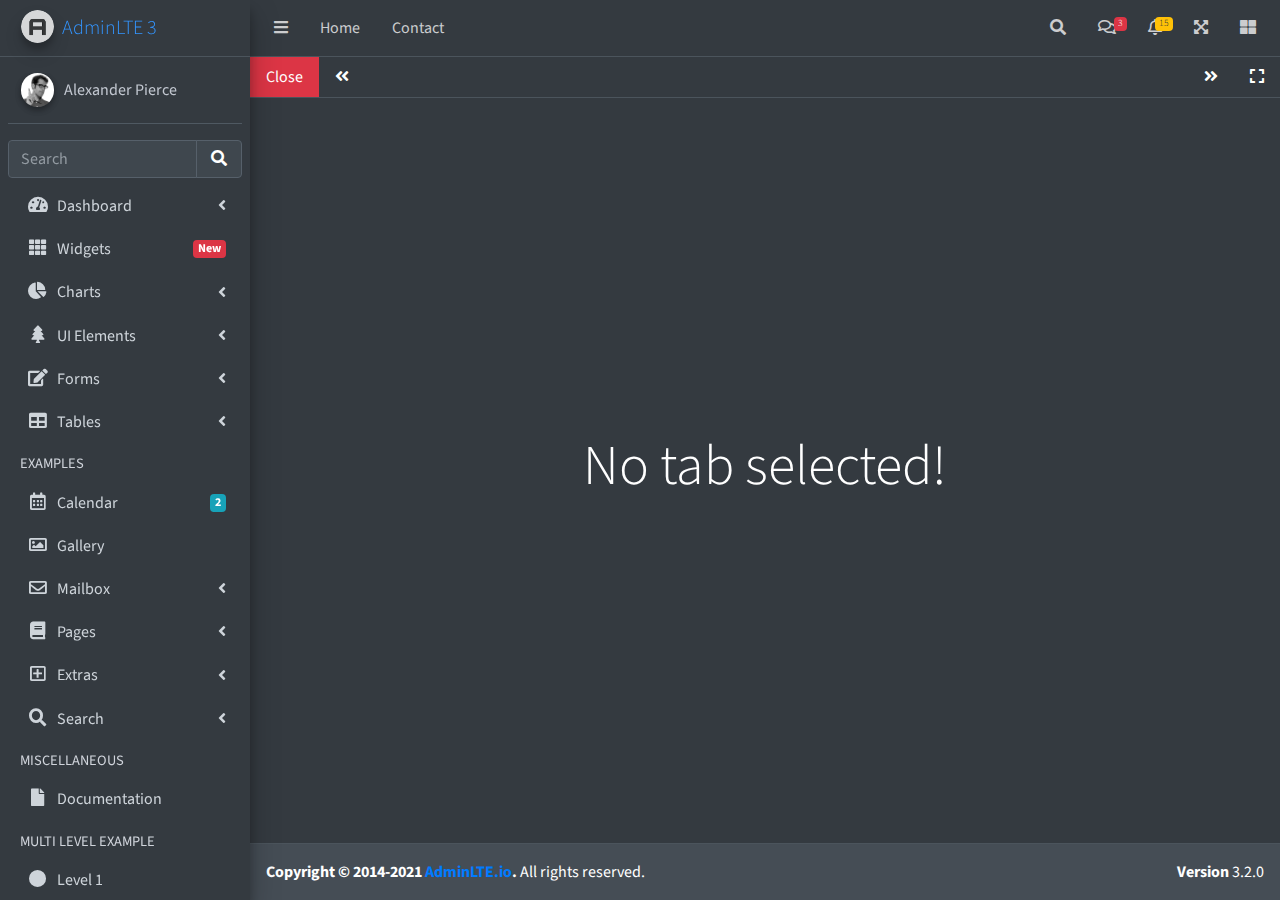
<file: practica4/iframe-dark.html>
<!DOCTYPE html>
<html lang="en">
<head>
  <meta charset="utf-8">
  <meta name="viewport" content="width=device-width, initial-scale=1">
  <title>AdminLTE 3 | Tabbed IFrames</title>

  <!-- Google Font: Source Sans Pro -->
  <link rel="stylesheet" href="https://fonts.googleapis.com/css?family=Source+Sans+Pro:300,400,400i,700&display=fallback">
  <!-- Font Awesome -->
  <link rel="stylesheet" href="plugins/fontawesome-free/css/all.min.css">
  <!-- Theme style -->
  <link rel="stylesheet" href="dist/css/adminlte.min.css">
  <!-- overlayScrollbars -->
  <link rel="stylesheet" href="plugins/overlayScrollbars/css/OverlayScrollbars.min.css">
</head>
<body class="hold-transition sidebar-mini layout-fixed dark-mode" data-panel-auto-height-mode="height">
<div class="wrapper">

  <!-- Navbar -->
  <nav class="main-header navbar navbar-expand navbar-dark">
    <!-- Left navbar links -->
    <ul class="navbar-nav">
      <li class="nav-item">
        <a class="nav-link" data-widget="pushmenu" href="#" role="button"><i class="fas fa-bars"></i></a>
      </li>
      <li class="nav-item d-none d-sm-inline-block">
        <a href="index3.html" class="nav-link">Home</a>
      </li>
      <li class="nav-item d-none d-sm-inline-block">
        <a href="#" class="nav-link">Contact</a>
      </li>
    </ul>

    <!-- Right navbar links -->
    <ul class="navbar-nav ml-auto">
      <!-- Navbar Search -->
      <li class="nav-item">
        <a class="nav-link" data-widget="navbar-search" href="#" role="button">
          <i class="fas fa-search"></i>
        </a>
        <div class="navbar-search-block">
          <form class="form-inline">
            <div class="input-group input-group-sm">
              <input class="form-control form-control-navbar" type="search" placeholder="Search" aria-label="Search">
              <div class="input-group-append">
                <button class="btn btn-navbar" type="submit">
                  <i class="fas fa-search"></i>
                </button>
                <button class="btn btn-navbar" type="button" data-widget="navbar-search">
                  <i class="fas fa-times"></i>
                </button>
              </div>
            </div>
          </form>
        </div>
      </li>

      <!-- Messages Dropdown Menu -->
      <li class="nav-item dropdown">
        <a class="nav-link" data-toggle="dropdown" href="#">
          <i class="far fa-comments"></i>
          <span class="badge badge-danger navbar-badge">3</span>
        </a>
        <div class="dropdown-menu dropdown-menu-lg dropdown-menu-right">
          <a href="#" class="dropdown-item">
            <!-- Message Start -->
            <div class="media">
              <img src="dist/img/user1-128x128.jpg" alt="User Avatar" class="img-size-50 mr-3 img-circle">
              <div class="media-body">
                <h3 class="dropdown-item-title">
                  Brad Diesel
                  <span class="float-right text-sm text-danger"><i class="fas fa-star"></i></span>
                </h3>
                <p class="text-sm">Call me whenever you can...</p>
                <p class="text-sm text-muted"><i class="far fa-clock mr-1"></i> 4 Hours Ago</p>
              </div>
            </div>
            <!-- Message End -->
          </a>
          <div class="dropdown-divider"></div>
          <a href="#" class="dropdown-item">
            <!-- Message Start -->
            <div class="media">
              <img src="dist/img/user8-128x128.jpg" alt="User Avatar" class="img-size-50 img-circle mr-3">
              <div class="media-body">
                <h3 class="dropdown-item-title">
                  John Pierce
                  <span class="float-right text-sm text-muted"><i class="fas fa-star"></i></span>
                </h3>
                <p class="text-sm">I got your message bro</p>
                <p class="text-sm text-muted"><i class="far fa-clock mr-1"></i> 4 Hours Ago</p>
              </div>
            </div>
            <!-- Message End -->
          </a>
          <div class="dropdown-divider"></div>
          <a href="#" class="dropdown-item">
            <!-- Message Start -->
            <div class="media">
              <img src="dist/img/user3-128x128.jpg" alt="User Avatar" class="img-size-50 img-circle mr-3">
              <div class="media-body">
                <h3 class="dropdown-item-title">
                  Nora Silvester
                  <span class="float-right text-sm text-warning"><i class="fas fa-star"></i></span>
                </h3>
                <p class="text-sm">The subject goes here</p>
                <p class="text-sm text-muted"><i class="far fa-clock mr-1"></i> 4 Hours Ago</p>
              </div>
            </div>
            <!-- Message End -->
          </a>
          <div class="dropdown-divider"></div>
          <a href="#" class="dropdown-item dropdown-footer">See All Messages</a>
        </div>
      </li>
      <!-- Notifications Dropdown Menu -->
      <li class="nav-item dropdown">
        <a class="nav-link" data-toggle="dropdown" href="#">
          <i class="far fa-bell"></i>
          <span class="badge badge-warning navbar-badge">15</span>
        </a>
        <div class="dropdown-menu dropdown-menu-lg dropdown-menu-right">
          <span class="dropdown-item dropdown-header">15 Notifications</span>
          <div class="dropdown-divider"></div>
          <a href="#" class="dropdown-item">
            <i class="fas fa-envelope mr-2"></i> 4 new messages
            <span class="float-right text-muted text-sm">3 mins</span>
          </a>
          <div class="dropdown-divider"></div>
          <a href="#" class="dropdown-item">
            <i class="fas fa-users mr-2"></i> 8 friend requests
            <span class="float-right text-muted text-sm">12 hours</span>
          </a>
          <div class="dropdown-divider"></div>
          <a href="#" class="dropdown-item">
            <i class="fas fa-file mr-2"></i> 3 new reports
            <span class="float-right text-muted text-sm">2 days</span>
          </a>
          <div class="dropdown-divider"></div>
          <a href="#" class="dropdown-item dropdown-footer">See All Notifications</a>
        </div>
      </li>
      <li class="nav-item">
        <a class="nav-link" data-widget="fullscreen" href="#" role="button">
          <i class="fas fa-expand-arrows-alt"></i>
        </a>
      </li>
      <li class="nav-item">
        <a class="nav-link" data-widget="control-sidebar" data-slide="true" href="#" role="button">
          <i class="fas fa-th-large"></i>
        </a>
      </li>
    </ul>
  </nav>
  <!-- /.navbar -->

  <!-- Main Sidebar Container -->
  <aside class="main-sidebar sidebar-dark-primary elevation-4">
    <!-- Brand Logo -->
    <a href="index3.html" class="brand-link">
      <img src="dist/img/AdminLTELogo.png" alt="AdminLTE Logo" class="brand-image img-circle elevation-3" style="opacity: .8">
      <span class="brand-text font-weight-light">AdminLTE 3</span>
    </a>

    <!-- Sidebar -->
    <div class="sidebar">
      <!-- Sidebar user panel (optional) -->
      <div class="user-panel mt-3 pb-3 mb-3 d-flex">
        <div class="image">
          <img src="dist/img/user2-160x160.jpg" class="img-circle elevation-2" alt="User Image">
        </div>
        <div class="info">
          <a href="#" class="d-block">Alexander Pierce</a>
        </div>
      </div>

      <!-- SidebarSearch Form -->
      <div class="form-inline">
        <div class="input-group" data-widget="sidebar-search">
          <input class="form-control form-control-sidebar" type="search" placeholder="Search" aria-label="Search">
          <div class="input-group-append">
            <button class="btn btn-sidebar">
              <i class="fas fa-search fa-fw"></i>
            </button>
          </div>
        </div>
      </div>

      <!-- Sidebar Menu -->
      <nav class="mt-2">
        <ul class="nav nav-pills nav-sidebar flex-column" data-widget="treeview" role="menu" data-accordion="false">
          <!-- Add icons to the links using the .nav-icon class
               with font-awesome or any other icon font library -->
          <li class="nav-item">
            <a href="#" class="nav-link">
              <i class="nav-icon fas fa-tachometer-alt"></i>
              <p>
                Dashboard
                <i class="right fas fa-angle-left"></i>
              </p>
            </a>
            <ul class="nav nav-treeview">
              <li class="nav-item">
                <a href="./index.html" class="nav-link">
                  <i class="far fa-circle nav-icon"></i>
                  <p>Dashboard v1</p>
                </a>
              </li>
              <li class="nav-item">
                <a href="./index2.html" class="nav-link">
                  <i class="far fa-circle nav-icon"></i>
                  <p>Dashboard v2</p>
                </a>
              </li>
              <li class="nav-item">
                <a href="./index3.html" class="nav-link">
                  <i class="far fa-circle nav-icon"></i>
                  <p>Dashboard v3</p>
                </a>
              </li>
            </ul>
          </li>
          <li class="nav-item">
            <a href="pages/widgets.html" class="nav-link">
              <i class="nav-icon fas fa-th"></i>
              <p>
                Widgets
                <span class="right badge badge-danger">New</span>
              </p>
            </a>
          </li>
          <li class="nav-item">
            <a href="#" class="nav-link">
              <i class="nav-icon fas fa-chart-pie"></i>
              <p>
                Charts
                <i class="right fas fa-angle-left"></i>
              </p>
            </a>
            <ul class="nav nav-treeview">
              <li class="nav-item">
                <a href="pages/charts/chartjs.html" class="nav-link">
                  <i class="far fa-circle nav-icon"></i>
                  <p>ChartJS</p>
                </a>
              </li>
              <li class="nav-item">
                <a href="pages/charts/flot.html" class="nav-link">
                  <i class="far fa-circle nav-icon"></i>
                  <p>Flot</p>
                </a>
              </li>
              <li class="nav-item">
                <a href="pages/charts/inline.html" class="nav-link">
                  <i class="far fa-circle nav-icon"></i>
                  <p>Inline</p>
                </a>
              </li>
            </ul>
          </li>
          <li class="nav-item">
            <a href="#" class="nav-link">
              <i class="nav-icon fas fa-tree"></i>
              <p>
                UI Elements
                <i class="fas fa-angle-left right"></i>
              </p>
            </a>
            <ul class="nav nav-treeview">
              <li class="nav-item">
                <a href="pages/UI/general.php" class="nav-link">
                  <i class="far fa-circle nav-icon"></i>
                  <p>General</p>
                </a>
              </li>
              <li class="nav-item">
                <a href="pages/UI/icons.html" class="nav-link">
                  <i class="far fa-circle nav-icon"></i>
                  <p>Icons</p>
                </a>
              </li>
              <li class="nav-item">
                <a href="pages/UI/buttons.html" class="nav-link">
                  <i class="far fa-circle nav-icon"></i>
                  <p>Buttons</p>
                </a>
              </li>
              <li class="nav-item">
                <a href="pages/UI/sliders.html" class="nav-link">
                  <i class="far fa-circle nav-icon"></i>
                  <p>Sliders</p>
                </a>
              </li>
              <li class="nav-item">
                <a href="pages/UI/modals.html" class="nav-link">
                  <i class="far fa-circle nav-icon"></i>
                  <p>Modals & Alerts</p>
                </a>
              </li>
              <li class="nav-item">
                <a href="pages/UI/navbar.html" class="nav-link">
                  <i class="far fa-circle nav-icon"></i>
                  <p>Navbar & Tabs</p>
                </a>
              </li>
              <li class="nav-item">
                <a href="pages/UI/timeline.html" class="nav-link">
                  <i class="far fa-circle nav-icon"></i>
                  <p>Timeline</p>
                </a>
              </li>
              <li class="nav-item">
                <a href="pages/UI/ribbons.html" class="nav-link">
                  <i class="far fa-circle nav-icon"></i>
                  <p>Ribbons</p>
                </a>
              </li>
            </ul>
          </li>
          <li class="nav-item">
            <a href="#" class="nav-link">
              <i class="nav-icon fas fa-edit"></i>
              <p>
                Forms
                <i class="fas fa-angle-left right"></i>
              </p>
            </a>
            <ul class="nav nav-treeview">
              <li class="nav-item">
                <a href="pages/forms/general.php" class="nav-link">
                  <i class="far fa-circle nav-icon"></i>
                  <p>General Elements</p>
                </a>
              </li>
              <li class="nav-item">
                <a href="pages/forms/advanced.html" class="nav-link">
                  <i class="far fa-circle nav-icon"></i>
                  <p>Advanced Elements</p>
                </a>
              </li>
              <li class="nav-item">
                <a href="pages/forms/editors.html" class="nav-link">
                  <i class="far fa-circle nav-icon"></i>
                  <p>Editors</p>
                </a>
              </li>
              <li class="nav-item">
                <a href="pages/forms/validation.html" class="nav-link">
                  <i class="far fa-circle nav-icon"></i>
                  <p>Validation</p>
                </a>
              </li>
            </ul>
          </li>
          <li class="nav-item">
            <a href="#" class="nav-link">
              <i class="nav-icon fas fa-table"></i>
              <p>
                Tables
                <i class="fas fa-angle-left right"></i>
              </p>
            </a>
            <ul class="nav nav-treeview">
              <li class="nav-item">
                <a href="pages/tables/simple.html" class="nav-link">
                  <i class="far fa-circle nav-icon"></i>
                  <p>Simple Tables</p>
                </a>
              </li>
              <li class="nav-item">
                <a href="pages/tables/data.php" class="nav-link">
                  <i class="far fa-circle nav-icon"></i>
                  <p>DataTables</p>
                </a>
              </li>
              <li class="nav-item">
                <a href="pages/tables/jsgrid.html" class="nav-link">
                  <i class="far fa-circle nav-icon"></i>
                  <p>jsGrid</p>
                </a>
              </li>
            </ul>
          </li>
          <li class="nav-header">EXAMPLES</li>
          <li class="nav-item">
            <a href="pages/calendar.html" class="nav-link">
              <i class="nav-icon far fa-calendar-alt"></i>
              <p>
                Calendar
                <span class="badge badge-info right">2</span>
              </p>
            </a>
          </li>
          <li class="nav-item">
            <a href="pages/gallery.html" class="nav-link">
              <i class="nav-icon far fa-image"></i>
              <p>
                Gallery
              </p>
            </a>
          </li>
          <li class="nav-item">
            <a href="#" class="nav-link">
              <i class="nav-icon far fa-envelope"></i>
              <p>
                Mailbox
                <i class="fas fa-angle-left right"></i>
              </p>
            </a>
            <ul class="nav nav-treeview">
              <li class="nav-item">
                <a href="pages/mailbox/mailbox.html" class="nav-link">
                  <i class="far fa-circle nav-icon"></i>
                  <p>Inbox</p>
                </a>
              </li>
              <li class="nav-item">
                <a href="pages/mailbox/compose.html" class="nav-link">
                  <i class="far fa-circle nav-icon"></i>
                  <p>Compose</p>
                </a>
              </li>
              <li class="nav-item">
                <a href="pages/mailbox/read-mail.html" class="nav-link">
                  <i class="far fa-circle nav-icon"></i>
                  <p>Read</p>
                </a>
              </li>
            </ul>
          </li>
          <li class="nav-item">
            <a href="#" class="nav-link">
              <i class="nav-icon fas fa-book"></i>
              <p>
                Pages
                <i class="fas fa-angle-left right"></i>
              </p>
            </a>
            <ul class="nav nav-treeview">
              <li class="nav-item">
                <a href="pages/examples/invoice.html" class="nav-link">
                  <i class="far fa-circle nav-icon"></i>
                  <p>Invoice</p>
                </a>
              </li>
              <li class="nav-item">
                <a href="pages/examples/profile.html" class="nav-link">
                  <i class="far fa-circle nav-icon"></i>
                  <p>Profile</p>
                </a>
              </li>
              <li class="nav-item">
                <a href="pages/examples/e-commerce.html" class="nav-link">
                  <i class="far fa-circle nav-icon"></i>
                  <p>E-commerce</p>
                </a>
              </li>
              <li class="nav-item">
                <a href="pages/examples/projects.html" class="nav-link">
                  <i class="far fa-circle nav-icon"></i>
                  <p>Projects</p>
                </a>
              </li>
              <li class="nav-item">
                <a href="pages/examples/project-add.html" class="nav-link">
                  <i class="far fa-circle nav-icon"></i>
                  <p>Project Add</p>
                </a>
              </li>
              <li class="nav-item">
                <a href="pages/examples/project-edit.html" class="nav-link">
                  <i class="far fa-circle nav-icon"></i>
                  <p>Project Edit</p>
                </a>
              </li>
              <li class="nav-item">
                <a href="pages/examples/project-detail.html" class="nav-link">
                  <i class="far fa-circle nav-icon"></i>
                  <p>Project Detail</p>
                </a>
              </li>
              <li class="nav-item">
                <a href="pages/examples/contacts.html" class="nav-link">
                  <i class="far fa-circle nav-icon"></i>
                  <p>Contacts</p>
                </a>
              </li>
              <li class="nav-item">
                <a href="pages/examples/faq.html" class="nav-link">
                  <i class="far fa-circle nav-icon"></i>
                  <p>FAQ</p>
                </a>
              </li>
              <li class="nav-item">
                <a href="pages/examples/contact-us.html" class="nav-link">
                  <i class="far fa-circle nav-icon"></i>
                  <p>Contact us</p>
                </a>
              </li>
            </ul>
          </li>
          <li class="nav-item">
            <a href="#" class="nav-link">
              <i class="nav-icon far fa-plus-square"></i>
              <p>
                Extras
                <i class="fas fa-angle-left right"></i>
              </p>
            </a>
            <ul class="nav nav-treeview">
              <li class="nav-item">
                <a href="#" class="nav-link">
                  <i class="far fa-circle nav-icon"></i>
                  <p>
                    Login & Register v1
                    <i class="fas fa-angle-left right"></i>
                  </p>
                </a>
                <ul class="nav nav-treeview">
                  <li class="nav-item">
                    <a href="pages/examples/login.html" class="nav-link">
                      <i class="far fa-circle nav-icon"></i>
                      <p>Login v1</p>
                    </a>
                  </li>
                  <li class="nav-item">
                    <a href="pages/examples/register.html" class="nav-link">
                      <i class="far fa-circle nav-icon"></i>
                      <p>Register v1</p>
                    </a>
                  </li>
                  <li class="nav-item">
                    <a href="pages/examples/forgot-password.html" class="nav-link">
                      <i class="far fa-circle nav-icon"></i>
                      <p>Forgot Password v1</p>
                    </a>
                  </li>
                  <li class="nav-item">
                    <a href="pages/examples/recover-password.html" class="nav-link">
                      <i class="far fa-circle nav-icon"></i>
                      <p>Recover Password v1</p>
                    </a>
                  </li>
                </ul>
              </li>
              <li class="nav-item">
                <a href="#" class="nav-link">
                  <i class="far fa-circle nav-icon"></i>
                  <p>
                    Login & Register v2
                    <i class="fas fa-angle-left right"></i>
                  </p>
                </a>
                <ul class="nav nav-treeview">
                  <li class="nav-item">
                    <a href="pages/examples/login-v2.html" class="nav-link">
                      <i class="far fa-circle nav-icon"></i>
                      <p>Login v2</p>
                    </a>
                  </li>
                  <li class="nav-item">
                    <a href="pages/examples/register-v2.html" class="nav-link">
                      <i class="far fa-circle nav-icon"></i>
                      <p>Register v2</p>
                    </a>
                  </li>
                  <li class="nav-item">
                    <a href="pages/examples/forgot-password-v2.html" class="nav-link">
                      <i class="far fa-circle nav-icon"></i>
                      <p>Forgot Password v2</p>
                    </a>
                  </li>
                  <li class="nav-item">
                    <a href="pages/examples/recover-password-v2.html" class="nav-link">
                      <i class="far fa-circle nav-icon"></i>
                      <p>Recover Password v2</p>
                    </a>
                  </li>
                </ul>
              </li>
              <li class="nav-item">
                <a href="pages/examples/lockscreen.html" class="nav-link">
                  <i class="far fa-circle nav-icon"></i>
                  <p>Lockscreen</p>
                </a>
              </li>
              <li class="nav-item">
                <a href="pages/examples/legacy-user-menu.html" class="nav-link">
                  <i class="far fa-circle nav-icon"></i>
                  <p>Legacy User Menu</p>
                </a>
              </li>
              <li class="nav-item">
                <a href="pages/examples/language-menu.html" class="nav-link">
                  <i class="far fa-circle nav-icon"></i>
                  <p>Language Menu</p>
                </a>
              </li>
              <li class="nav-item">
                <a href="pages/examples/404.html" class="nav-link">
                  <i class="far fa-circle nav-icon"></i>
                  <p>Error 404</p>
                </a>
              </li>
              <li class="nav-item">
                <a href="pages/examples/500.html" class="nav-link">
                  <i class="far fa-circle nav-icon"></i>
                  <p>Error 500</p>
                </a>
              </li>
              <li class="nav-item">
                <a href="pages/examples/pace.html" class="nav-link">
                  <i class="far fa-circle nav-icon"></i>
                  <p>Pace</p>
                </a>
              </li>
              <li class="nav-item">
                <a href="pages/examples/blank.html" class="nav-link">
                  <i class="far fa-circle nav-icon"></i>
                  <p>Blank Page</p>
                </a>
              </li>
              <li class="nav-item">
                <a href="starter.html" class="nav-link">
                  <i class="far fa-circle nav-icon"></i>
                  <p>Starter Page</p>
                </a>
              </li>
            </ul>
          </li>
          <li class="nav-item">
            <a href="#" class="nav-link">
              <i class="nav-icon fas fa-search"></i>
              <p>
                Search
                <i class="fas fa-angle-left right"></i>
              </p>
            </a>
            <ul class="nav nav-treeview">
              <li class="nav-item">
                <a href="pages/search/simple.html" class="nav-link">
                  <i class="far fa-circle nav-icon"></i>
                  <p>Simple Search</p>
                </a>
              </li>
              <li class="nav-item">
                <a href="pages/search/enhanced.html" class="nav-link">
                  <i class="far fa-circle nav-icon"></i>
                  <p>Enhanced</p>
                </a>
              </li>
            </ul>
          </li>
          <li class="nav-header">MISCELLANEOUS</li>
          <li class="nav-item">
            <a href="https://adminlte.io/docs/3.1/" class="nav-link">
              <i class="nav-icon fas fa-file"></i>
              <p>Documentation</p>
            </a>
          </li>
          <li class="nav-header">MULTI LEVEL EXAMPLE</li>
          <li class="nav-item">
            <a href="#" class="nav-link">
              <i class="fas fa-circle nav-icon"></i>
              <p>Level 1</p>
            </a>
          </li>
          <li class="nav-item">
            <a href="#" class="nav-link">
              <i class="nav-icon fas fa-circle"></i>
              <p>
                Level 1
                <i class="right fas fa-angle-left"></i>
              </p>
            </a>
            <ul class="nav nav-treeview">
              <li class="nav-item">
                <a href="#" class="nav-link">
                  <i class="far fa-circle nav-icon"></i>
                  <p>Level 2</p>
                </a>
              </li>
              <li class="nav-item">
                <a href="#" class="nav-link">
                  <i class="far fa-circle nav-icon"></i>
                  <p>
                    Level 2
                    <i class="right fas fa-angle-left"></i>
                  </p>
                </a>
                <ul class="nav nav-treeview">
                  <li class="nav-item">
                    <a href="#" class="nav-link">
                      <i class="far fa-dot-circle nav-icon"></i>
                      <p>Level 3</p>
                    </a>
                  </li>
                  <li class="nav-item">
                    <a href="#" class="nav-link">
                      <i class="far fa-dot-circle nav-icon"></i>
                      <p>Level 3</p>
                    </a>
                  </li>
                  <li class="nav-item">
                    <a href="#" class="nav-link">
                      <i class="far fa-dot-circle nav-icon"></i>
                      <p>Level 3</p>
                    </a>
                  </li>
                </ul>
              </li>
              <li class="nav-item">
                <a href="#" class="nav-link">
                  <i class="far fa-circle nav-icon"></i>
                  <p>Level 2</p>
                </a>
              </li>
            </ul>
          </li>
          <li class="nav-item">
            <a href="#" class="nav-link">
              <i class="fas fa-circle nav-icon"></i>
              <p>Level 1</p>
            </a>
          </li>
          <li class="nav-header">LABELS</li>
          <li class="nav-item">
            <a href="#" class="nav-link">
              <i class="nav-icon far fa-circle text-danger"></i>
              <p class="text">Important</p>
            </a>
          </li>
          <li class="nav-item">
            <a href="#" class="nav-link">
              <i class="nav-icon far fa-circle text-warning"></i>
              <p>Warning</p>
            </a>
          </li>
          <li class="nav-item">
            <a href="#" class="nav-link">
              <i class="nav-icon far fa-circle text-info"></i>
              <p>Informational</p>
            </a>
          </li>
        </ul>
      </nav>
      <!-- /.sidebar-menu -->
    </div>
    <!-- /.sidebar -->
  </aside>

  <!-- Content Wrapper. Contains page content -->
  <div class="content-wrapper iframe-mode bg-dark" data-widget="iframe" data-auto-dark-mode="true" data-loading-screen="750">
    <div class="nav navbar navbar-expand-lg navbar-dark border-bottom border-dark p-0">
      <a class="nav-link bg-danger" href="#" data-widget="iframe-close">Close</a>
      <a class="nav-link bg-dark" href="#" data-widget="iframe-scrollleft"><i class="fas fa-angle-double-left"></i></a>
      <ul class="navbar-nav" role="tablist">
      </ul>
      <a class="nav-link bg-dark" href="#" data-widget="iframe-scrollright"><i class="fas fa-angle-double-right"></i></a>
      <a class="nav-link bg-dark" href="#" data-widget="iframe-fullscreen"><i class="fas fa-expand"></i></a>
    </div>
    <div class="tab-content">
      <div class="tab-empty">
        <h2 class="display-4">No tab selected!</h2>
      </div>
      <div class="tab-loading">
        <div>
          <h2 class="display-4">Tab is loading <i class="fa fa-sync fa-spin"></i></h2>
        </div>
      </div>
    </div>
  </div>
    <!-- /.content-wrapper -->
  <footer class="main-footer dark-mode">
    <strong>Copyright &copy; 2014-2021 <a href="https://adminlte.io">AdminLTE.io</a>.</strong>
    All rights reserved.
    <div class="float-right d-none d-sm-inline-block">
      <b>Version</b> 3.2.0
    </div>
  </footer>

  <!-- Control Sidebar -->
  <aside class="control-sidebar control-sidebar-dark">
    <!-- Control sidebar content goes here -->
  </aside>
  <!-- /.control-sidebar -->
</div>
<!-- ./wrapper -->

<!-- jQuery -->
<script src="plugins/jquery/jquery.min.js"></script>
<!-- jQuery UI 1.11.4 -->
<script src="plugins/jquery-ui/jquery-ui.min.js"></script>
<!-- Resolve conflict in jQuery UI tooltip with Bootstrap tooltip -->
<script>
  $.widget.bridge('uibutton', $.ui.button)
</script>
<!-- Bootstrap 4 -->
<script src="plugins/bootstrap/js/bootstrap.bundle.min.js"></script>
<!-- overlayScrollbars -->
<script src="plugins/overlayScrollbars/js/jquery.overlayScrollbars.min.js"></script>
<!-- AdminLTE App -->
<script src="dist/js/adminlte.js"></script>
<!-- AdminLTE for demo purposes -->
<script src="dist/js/demo.js"></script>
</body>
</html>
</file>
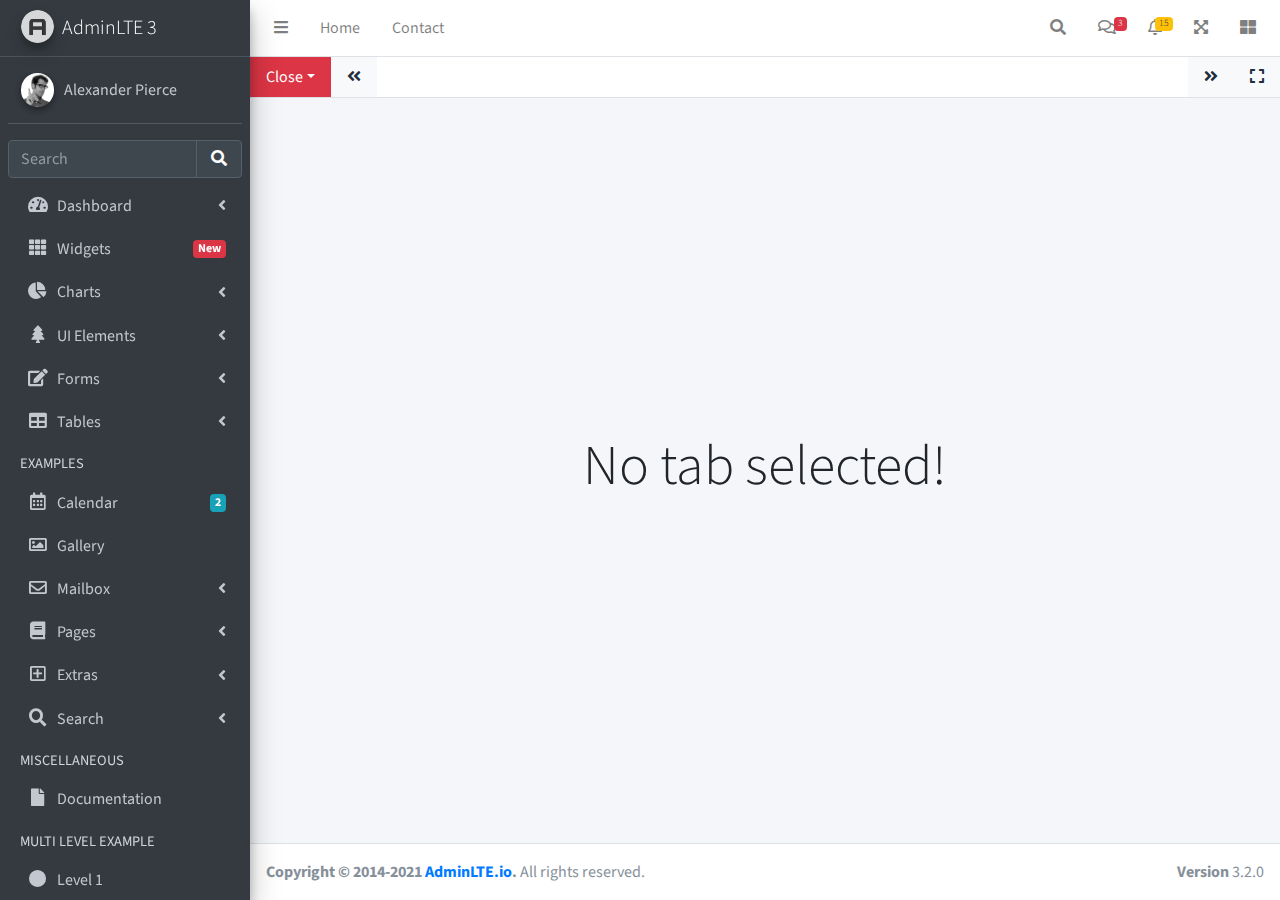
<file: practica4/iframe.html>
<!DOCTYPE html>
<html lang="en">
<head>
  <meta charset="utf-8">
  <meta name="viewport" content="width=device-width, initial-scale=1">
  <title>AdminLTE 3 | Tabbed IFrames</title>

  <!-- Google Font: Source Sans Pro -->
  <link rel="stylesheet" href="https://fonts.googleapis.com/css?family=Source+Sans+Pro:300,400,400i,700&display=fallback">
  <!-- Font Awesome -->
  <link rel="stylesheet" href="plugins/fontawesome-free/css/all.min.css">
  <!-- Theme style -->
  <link rel="stylesheet" href="dist/css/adminlte.min.css">
  <!-- overlayScrollbars -->
  <link rel="stylesheet" href="plugins/overlayScrollbars/css/OverlayScrollbars.min.css">
</head>
<body class="hold-transition sidebar-mini layout-fixed" data-panel-auto-height-mode="height">
<div class="wrapper">

  <!-- Navbar -->
  <nav class="main-header navbar navbar-expand navbar-white navbar-light">
    <!-- Left navbar links -->
    <ul class="navbar-nav">
      <li class="nav-item">
        <a class="nav-link" data-widget="pushmenu" href="#" role="button"><i class="fas fa-bars"></i></a>
      </li>
      <li class="nav-item d-none d-sm-inline-block">
        <a href="index3.html" class="nav-link">Home</a>
      </li>
      <li class="nav-item d-none d-sm-inline-block">
        <a href="#" class="nav-link">Contact</a>
      </li>
    </ul>

    <!-- Right navbar links -->
    <ul class="navbar-nav ml-auto">
      <!-- Navbar Search -->
      <li class="nav-item">
        <a class="nav-link" data-widget="navbar-search" href="#" role="button">
          <i class="fas fa-search"></i>
        </a>
        <div class="navbar-search-block">
          <form class="form-inline">
            <div class="input-group input-group-sm">
              <input class="form-control form-control-navbar" type="search" placeholder="Search" aria-label="Search">
              <div class="input-group-append">
                <button class="btn btn-navbar" type="submit">
                  <i class="fas fa-search"></i>
                </button>
                <button class="btn btn-navbar" type="button" data-widget="navbar-search">
                  <i class="fas fa-times"></i>
                </button>
              </div>
            </div>
          </form>
        </div>
      </li>

      <!-- Messages Dropdown Menu -->
      <li class="nav-item dropdown">
        <a class="nav-link" data-toggle="dropdown" href="#">
          <i class="far fa-comments"></i>
          <span class="badge badge-danger navbar-badge">3</span>
        </a>
        <div class="dropdown-menu dropdown-menu-lg dropdown-menu-right">
          <a href="#" class="dropdown-item">
            <!-- Message Start -->
            <div class="media">
              <img src="dist/img/user1-128x128.jpg" alt="User Avatar" class="img-size-50 mr-3 img-circle">
              <div class="media-body">
                <h3 class="dropdown-item-title">
                  Brad Diesel
                  <span class="float-right text-sm text-danger"><i class="fas fa-star"></i></span>
                </h3>
                <p class="text-sm">Call me whenever you can...</p>
                <p class="text-sm text-muted"><i class="far fa-clock mr-1"></i> 4 Hours Ago</p>
              </div>
            </div>
            <!-- Message End -->
          </a>
          <div class="dropdown-divider"></div>
          <a href="#" class="dropdown-item">
            <!-- Message Start -->
            <div class="media">
              <img src="dist/img/user8-128x128.jpg" alt="User Avatar" class="img-size-50 img-circle mr-3">
              <div class="media-body">
                <h3 class="dropdown-item-title">
                  John Pierce
                  <span class="float-right text-sm text-muted"><i class="fas fa-star"></i></span>
                </h3>
                <p class="text-sm">I got your message bro</p>
                <p class="text-sm text-muted"><i class="far fa-clock mr-1"></i> 4 Hours Ago</p>
              </div>
            </div>
            <!-- Message End -->
          </a>
          <div class="dropdown-divider"></div>
          <a href="#" class="dropdown-item">
            <!-- Message Start -->
            <div class="media">
              <img src="dist/img/user3-128x128.jpg" alt="User Avatar" class="img-size-50 img-circle mr-3">
              <div class="media-body">
                <h3 class="dropdown-item-title">
                  Nora Silvester
                  <span class="float-right text-sm text-warning"><i class="fas fa-star"></i></span>
                </h3>
                <p class="text-sm">The subject goes here</p>
                <p class="text-sm text-muted"><i class="far fa-clock mr-1"></i> 4 Hours Ago</p>
              </div>
            </div>
            <!-- Message End -->
          </a>
          <div class="dropdown-divider"></div>
          <a href="#" class="dropdown-item dropdown-footer">See All Messages</a>
        </div>
      </li>
      <!-- Notifications Dropdown Menu -->
      <li class="nav-item dropdown">
        <a class="nav-link" data-toggle="dropdown" href="#">
          <i class="far fa-bell"></i>
          <span class="badge badge-warning navbar-badge">15</span>
        </a>
        <div class="dropdown-menu dropdown-menu-lg dropdown-menu-right">
          <span class="dropdown-item dropdown-header">15 Notifications</span>
          <div class="dropdown-divider"></div>
          <a href="#" class="dropdown-item">
            <i class="fas fa-envelope mr-2"></i> 4 new messages
            <span class="float-right text-muted text-sm">3 mins</span>
          </a>
          <div class="dropdown-divider"></div>
          <a href="#" class="dropdown-item">
            <i class="fas fa-users mr-2"></i> 8 friend requests
            <span class="float-right text-muted text-sm">12 hours</span>
          </a>
          <div class="dropdown-divider"></div>
          <a href="#" class="dropdown-item">
            <i class="fas fa-file mr-2"></i> 3 new reports
            <span class="float-right text-muted text-sm">2 days</span>
          </a>
          <div class="dropdown-divider"></div>
          <a href="#" class="dropdown-item dropdown-footer">See All Notifications</a>
        </div>
      </li>
      <li class="nav-item">
        <a class="nav-link" data-widget="fullscreen" href="#" role="button">
          <i class="fas fa-expand-arrows-alt"></i>
        </a>
      </li>
      <li class="nav-item">
        <a class="nav-link" data-widget="control-sidebar" data-slide="true" href="#" role="button">
          <i class="fas fa-th-large"></i>
        </a>
      </li>
    </ul>
  </nav>
  <!-- /.navbar -->

  <!-- Main Sidebar Container -->
  <aside class="main-sidebar sidebar-dark-primary elevation-4">
    <!-- Brand Logo -->
    <a href="index3.html" class="brand-link">
      <img src="dist/img/AdminLTELogo.png" alt="AdminLTE Logo" class="brand-image img-circle elevation-3" style="opacity: .8">
      <span class="brand-text font-weight-light">AdminLTE 3</span>
    </a>

    <!-- Sidebar -->
    <div class="sidebar">
      <!-- Sidebar user panel (optional) -->
      <div class="user-panel mt-3 pb-3 mb-3 d-flex">
        <div class="image">
          <img src="dist/img/user2-160x160.jpg" class="img-circle elevation-2" alt="User Image">
        </div>
        <div class="info">
          <a href="#" class="d-block">Alexander Pierce</a>
        </div>
      </div>

      <!-- SidebarSearch Form -->
      <div class="form-inline">
        <div class="input-group" data-widget="sidebar-search">
          <input class="form-control form-control-sidebar" type="search" placeholder="Search" aria-label="Search">
          <div class="input-group-append">
            <button class="btn btn-sidebar">
              <i class="fas fa-search fa-fw"></i>
            </button>
          </div>
        </div>
      </div>

      <!-- Sidebar Menu -->
      <nav class="mt-2">
        <ul class="nav nav-pills nav-sidebar flex-column" data-widget="treeview" role="menu" data-accordion="false">
          <!-- Add icons to the links using the .nav-icon class
               with font-awesome or any other icon font library -->
          <li class="nav-item">
            <a href="#" class="nav-link">
              <i class="nav-icon fas fa-tachometer-alt"></i>
              <p>
                Dashboard
                <i class="right fas fa-angle-left"></i>
              </p>
            </a>
            <ul class="nav nav-treeview">
              <li class="nav-item">
                <a href="./index.html" class="nav-link">
                  <i class="far fa-circle nav-icon"></i>
                  <p>Dashboard v1</p>
                </a>
              </li>
              <li class="nav-item">
                <a href="./index2.html" class="nav-link">
                  <i class="far fa-circle nav-icon"></i>
                  <p>Dashboard v2</p>
                </a>
              </li>
              <li class="nav-item">
                <a href="./index3.html" class="nav-link">
                  <i class="far fa-circle nav-icon"></i>
                  <p>Dashboard v3</p>
                </a>
              </li>
            </ul>
          </li>
          <li class="nav-item">
            <a href="pages/widgets.html" class="nav-link">
              <i class="nav-icon fas fa-th"></i>
              <p>
                Widgets
                <span class="right badge badge-danger">New</span>
              </p>
            </a>
          </li>
          <li class="nav-item">
            <a href="#" class="nav-link">
              <i class="nav-icon fas fa-chart-pie"></i>
              <p>
                Charts
                <i class="right fas fa-angle-left"></i>
              </p>
            </a>
            <ul class="nav nav-treeview">
              <li class="nav-item">
                <a href="pages/charts/chartjs.html" class="nav-link">
                  <i class="far fa-circle nav-icon"></i>
                  <p>ChartJS</p>
                </a>
              </li>
              <li class="nav-item">
                <a href="pages/charts/flot.html" class="nav-link">
                  <i class="far fa-circle nav-icon"></i>
                  <p>Flot</p>
                </a>
              </li>
              <li class="nav-item">
                <a href="pages/charts/inline.html" class="nav-link">
                  <i class="far fa-circle nav-icon"></i>
                  <p>Inline</p>
                </a>
              </li>
            </ul>
          </li>
          <li class="nav-item">
            <a href="#" class="nav-link">
              <i class="nav-icon fas fa-tree"></i>
              <p>
                UI Elements
                <i class="fas fa-angle-left right"></i>
              </p>
            </a>
            <ul class="nav nav-treeview">
              <li class="nav-item">
                <a href="pages/UI/general.php" class="nav-link">
                  <i class="far fa-circle nav-icon"></i>
                  <p>General</p>
                </a>
              </li>
              <li class="nav-item">
                <a href="pages/UI/icons.html" class="nav-link">
                  <i class="far fa-circle nav-icon"></i>
                  <p>Icons</p>
                </a>
              </li>
              <li class="nav-item">
                <a href="pages/UI/buttons.html" class="nav-link">
                  <i class="far fa-circle nav-icon"></i>
                  <p>Buttons</p>
                </a>
              </li>
              <li class="nav-item">
                <a href="pages/UI/sliders.html" class="nav-link">
                  <i class="far fa-circle nav-icon"></i>
                  <p>Sliders</p>
                </a>
              </li>
              <li class="nav-item">
                <a href="pages/UI/modals.html" class="nav-link">
                  <i class="far fa-circle nav-icon"></i>
                  <p>Modals & Alerts</p>
                </a>
              </li>
              <li class="nav-item">
                <a href="pages/UI/navbar.html" class="nav-link">
                  <i class="far fa-circle nav-icon"></i>
                  <p>Navbar & Tabs</p>
                </a>
              </li>
              <li class="nav-item">
                <a href="pages/UI/timeline.html" class="nav-link">
                  <i class="far fa-circle nav-icon"></i>
                  <p>Timeline</p>
                </a>
              </li>
              <li class="nav-item">
                <a href="pages/UI/ribbons.html" class="nav-link">
                  <i class="far fa-circle nav-icon"></i>
                  <p>Ribbons</p>
                </a>
              </li>
            </ul>
          </li>
          <li class="nav-item">
            <a href="#" class="nav-link">
              <i class="nav-icon fas fa-edit"></i>
              <p>
                Forms
                <i class="fas fa-angle-left right"></i>
              </p>
            </a>
            <ul class="nav nav-treeview">
              <li class="nav-item">
                <a href="pages/forms/general.php" class="nav-link">
                  <i class="far fa-circle nav-icon"></i>
                  <p>Formulario Alumnos</p>
                </a>
              </li>
              <li class="nav-item">
                <a href="pages/forms/advanced.html" class="nav-link">
                  <i class="far fa-circle nav-icon"></i>
                  <p>Advanced Elements</p>
                </a>
              </li>
              <li class="nav-item">
                <a href="pages/forms/editors.html" class="nav-link">
                  <i class="far fa-circle nav-icon"></i>
                  <p>Editors</p>
                </a>
              </li>
              <li class="nav-item">
                <a href="pages/forms/validation.html" class="nav-link">
                  <i class="far fa-circle nav-icon"></i>
                  <p>Validation</p>
                </a>
              </li>
            </ul>
          </li>
          <li class="nav-item">
            <a href="#" class="nav-link">
              <i class="nav-icon fas fa-table"></i>
              <p>
                Tables
                <i class="fas fa-angle-left right"></i>
              </p>
            </a>
            <ul class="nav nav-treeview">
              <li class="nav-item">
                <a href="pages/tables/simple.html" class="nav-link">
                  <i class="far fa-circle nav-icon"></i>
                  <p>Simple Tables</p>
                </a>
              </li>
              <li class="nav-item">
                <a href="pages/tables/data.php" class="nav-link">
                  <i class="far fa-circle nav-icon"></i>
                  <p>DataTables</p>
                </a>
              </li>
              <li class="nav-item">
                <a href="pages/tables/jsgrid.html" class="nav-link">
                  <i class="far fa-circle nav-icon"></i>
                  <p>jsGrid</p>
                </a>
              </li>
            </ul>
          </li>
          <li class="nav-header">EXAMPLES</li>
          <li class="nav-item">
            <a href="pages/calendar.html" class="nav-link">
              <i class="nav-icon far fa-calendar-alt"></i>
              <p>
                Calendar
                <span class="badge badge-info right">2</span>
              </p>
            </a>
          </li>
          <li class="nav-item">
            <a href="pages/gallery.html" class="nav-link">
              <i class="nav-icon far fa-image"></i>
              <p>
                Gallery
              </p>
            </a>
          </li>
          <li class="nav-item">
            <a href="#" class="nav-link">
              <i class="nav-icon far fa-envelope"></i>
              <p>
                Mailbox
                <i class="fas fa-angle-left right"></i>
              </p>
            </a>
            <ul class="nav nav-treeview">
              <li class="nav-item">
                <a href="pages/mailbox/mailbox.html" class="nav-link">
                  <i class="far fa-circle nav-icon"></i>
                  <p>Inbox</p>
                </a>
              </li>
              <li class="nav-item">
                <a href="pages/mailbox/compose.html" class="nav-link">
                  <i class="far fa-circle nav-icon"></i>
                  <p>Compose</p>
                </a>
              </li>
              <li class="nav-item">
                <a href="pages/mailbox/read-mail.html" class="nav-link">
                  <i class="far fa-circle nav-icon"></i>
                  <p>Read</p>
                </a>
              </li>
            </ul>
          </li>
          <li class="nav-item">
            <a href="#" class="nav-link">
              <i class="nav-icon fas fa-book"></i>
              <p>
                Pages
                <i class="fas fa-angle-left right"></i>
              </p>
            </a>
            <ul class="nav nav-treeview">
              <li class="nav-item">
                <a href="pages/examples/invoice.html" class="nav-link">
                  <i class="far fa-circle nav-icon"></i>
                  <p>Invoice</p>
                </a>
              </li>
              <li class="nav-item">
                <a href="pages/examples/profile.html" class="nav-link">
                  <i class="far fa-circle nav-icon"></i>
                  <p>Profile</p>
                </a>
              </li>
              <li class="nav-item">
                <a href="pages/examples/e-commerce.html" class="nav-link">
                  <i class="far fa-circle nav-icon"></i>
                  <p>E-commerce</p>
                </a>
              </li>
              <li class="nav-item">
                <a href="pages/examples/projects.html" class="nav-link">
                  <i class="far fa-circle nav-icon"></i>
                  <p>Projects</p>
                </a>
              </li>
              <li class="nav-item">
                <a href="pages/examples/project-add.html" class="nav-link">
                  <i class="far fa-circle nav-icon"></i>
                  <p>Project Add</p>
                </a>
              </li>
              <li class="nav-item">
                <a href="pages/examples/project-edit.html" class="nav-link">
                  <i class="far fa-circle nav-icon"></i>
                  <p>Project Edit</p>
                </a>
              </li>
              <li class="nav-item">
                <a href="pages/examples/project-detail.html" class="nav-link">
                  <i class="far fa-circle nav-icon"></i>
                  <p>Project Detail</p>
                </a>
              </li>
              <li class="nav-item">
                <a href="pages/examples/contacts.html" class="nav-link">
                  <i class="far fa-circle nav-icon"></i>
                  <p>Contacts</p>
                </a>
              </li>
              <li class="nav-item">
                <a href="pages/examples/faq.html" class="nav-link">
                  <i class="far fa-circle nav-icon"></i>
                  <p>FAQ</p>
                </a>
              </li>
              <li class="nav-item">
                <a href="pages/examples/contact-us.html" class="nav-link">
                  <i class="far fa-circle nav-icon"></i>
                  <p>Contact us</p>
                </a>
              </li>
            </ul>
          </li>
          <li class="nav-item">
            <a href="#" class="nav-link">
              <i class="nav-icon far fa-plus-square"></i>
              <p>
                Extras
                <i class="fas fa-angle-left right"></i>
              </p>
            </a>
            <ul class="nav nav-treeview">
              <li class="nav-item">
                <a href="#" class="nav-link">
                  <i class="far fa-circle nav-icon"></i>
                  <p>
                    Login & Register v1
                    <i class="fas fa-angle-left right"></i>
                  </p>
                </a>
                <ul class="nav nav-treeview">
                  <li class="nav-item">
                    <a href="pages/examples/login.html" class="nav-link">
                      <i class="far fa-circle nav-icon"></i>
                      <p>Login v1</p>
                    </a>
                  </li>
                  <li class="nav-item">
                    <a href="pages/examples/register.html" class="nav-link">
                      <i class="far fa-circle nav-icon"></i>
                      <p>Register v1</p>
                    </a>
                  </li>
                  <li class="nav-item">
                    <a href="pages/examples/forgot-password.html" class="nav-link">
                      <i class="far fa-circle nav-icon"></i>
                      <p>Forgot Password v1</p>
                    </a>
                  </li>
                  <li class="nav-item">
                    <a href="pages/examples/recover-password.html" class="nav-link">
                      <i class="far fa-circle nav-icon"></i>
                      <p>Recover Password v1</p>
                    </a>
                  </li>
                </ul>
              </li>
              <li class="nav-item">
                <a href="#" class="nav-link">
                  <i class="far fa-circle nav-icon"></i>
                  <p>
                    Login & Register v2
                    <i class="fas fa-angle-left right"></i>
                  </p>
                </a>
                <ul class="nav nav-treeview">
                  <li class="nav-item">
                    <a href="pages/examples/login-v2.html" class="nav-link">
                      <i class="far fa-circle nav-icon"></i>
                      <p>Login v2</p>
                    </a>
                  </li>
                  <li class="nav-item">
                    <a href="pages/examples/register-v2.html" class="nav-link">
                      <i class="far fa-circle nav-icon"></i>
                      <p>Register v2</p>
                    </a>
                  </li>
                  <li class="nav-item">
                    <a href="pages/examples/forgot-password-v2.html" class="nav-link">
                      <i class="far fa-circle nav-icon"></i>
                      <p>Forgot Password v2</p>
                    </a>
                  </li>
                  <li class="nav-item">
                    <a href="pages/examples/recover-password-v2.html" class="nav-link">
                      <i class="far fa-circle nav-icon"></i>
                      <p>Recover Password v2</p>
                    </a>
                  </li>
                </ul>
              </li>
              <li class="nav-item">
                <a href="pages/examples/lockscreen.html" class="nav-link">
                  <i class="far fa-circle nav-icon"></i>
                  <p>Lockscreen</p>
                </a>
              </li>
              <li class="nav-item">
                <a href="pages/examples/legacy-user-menu.html" class="nav-link">
                  <i class="far fa-circle nav-icon"></i>
                  <p>Legacy User Menu</p>
                </a>
              </li>
              <li class="nav-item">
                <a href="pages/examples/language-menu.html" class="nav-link">
                  <i class="far fa-circle nav-icon"></i>
                  <p>Language Menu</p>
                </a>
              </li>
              <li class="nav-item">
                <a href="pages/examples/404.html" class="nav-link">
                  <i class="far fa-circle nav-icon"></i>
                  <p>Error 404</p>
                </a>
              </li>
              <li class="nav-item">
                <a href="pages/examples/500.html" class="nav-link">
                  <i class="far fa-circle nav-icon"></i>
                  <p>Error 500</p>
                </a>
              </li>
              <li class="nav-item">
                <a href="pages/examples/pace.html" class="nav-link">
                  <i class="far fa-circle nav-icon"></i>
                  <p>Pace</p>
                </a>
              </li>
              <li class="nav-item">
                <a href="pages/examples/blank.html" class="nav-link">
                  <i class="far fa-circle nav-icon"></i>
                  <p>Blank Page</p>
                </a>
              </li>
              <li class="nav-item">
                <a href="starter.html" class="nav-link">
                  <i class="far fa-circle nav-icon"></i>
                  <p>Starter Page</p>
                </a>
              </li>
            </ul>
          </li>
          <li class="nav-item">
            <a href="#" class="nav-link">
              <i class="nav-icon fas fa-search"></i>
              <p>
                Search
                <i class="fas fa-angle-left right"></i>
              </p>
            </a>
            <ul class="nav nav-treeview">
              <li class="nav-item">
                <a href="pages/search/simple.html" class="nav-link">
                  <i class="far fa-circle nav-icon"></i>
                  <p>Simple Search</p>
                </a>
              </li>
              <li class="nav-item">
                <a href="pages/search/enhanced.html" class="nav-link">
                  <i class="far fa-circle nav-icon"></i>
                  <p>Enhanced</p>
                </a>
              </li>
            </ul>
          </li>
          <li class="nav-header">MISCELLANEOUS</li>
          <li class="nav-item">
            <a href="https://adminlte.io/docs/3.1/" class="nav-link">
              <i class="nav-icon fas fa-file"></i>
              <p>Documentation</p>
            </a>
          </li>
          <li class="nav-header">MULTI LEVEL EXAMPLE</li>
          <li class="nav-item">
            <a href="#" class="nav-link">
              <i class="fas fa-circle nav-icon"></i>
              <p>Level 1</p>
            </a>
          </li>
          <li class="nav-item">
            <a href="#" class="nav-link">
              <i class="nav-icon fas fa-circle"></i>
              <p>
                Level 1
                <i class="right fas fa-angle-left"></i>
              </p>
            </a>
            <ul class="nav nav-treeview">
              <li class="nav-item">
                <a href="#" class="nav-link">
                  <i class="far fa-circle nav-icon"></i>
                  <p>Level 2</p>
                </a>
              </li>
              <li class="nav-item">
                <a href="#" class="nav-link">
                  <i class="far fa-circle nav-icon"></i>
                  <p>
                    Level 2
                    <i class="right fas fa-angle-left"></i>
                  </p>
                </a>
                <ul class="nav nav-treeview">
                  <li class="nav-item">
                    <a href="#" class="nav-link">
                      <i class="far fa-dot-circle nav-icon"></i>
                      <p>Level 3</p>
                    </a>
                  </li>
                  <li class="nav-item">
                    <a href="#" class="nav-link">
                      <i class="far fa-dot-circle nav-icon"></i>
                      <p>Level 3</p>
                    </a>
                  </li>
                  <li class="nav-item">
                    <a href="#" class="nav-link">
                      <i class="far fa-dot-circle nav-icon"></i>
                      <p>Level 3</p>
                    </a>
                  </li>
                </ul>
              </li>
              <li class="nav-item">
                <a href="#" class="nav-link">
                  <i class="far fa-circle nav-icon"></i>
                  <p>Level 2</p>
                </a>
              </li>
            </ul>
          </li>
          <li class="nav-item">
            <a href="#" class="nav-link">
              <i class="fas fa-circle nav-icon"></i>
              <p>Level 1</p>
            </a>
          </li>
          <li class="nav-header">LABELS</li>
          <li class="nav-item">
            <a href="#" class="nav-link">
              <i class="nav-icon far fa-circle text-danger"></i>
              <p class="text">Important</p>
            </a>
          </li>
          <li class="nav-item">
            <a href="#" class="nav-link">
              <i class="nav-icon far fa-circle text-warning"></i>
              <p>Warning</p>
            </a>
          </li>
          <li class="nav-item">
            <a href="#" class="nav-link">
              <i class="nav-icon far fa-circle text-info"></i>
              <p>Informational</p>
            </a>
          </li>
        </ul>
      </nav>
      <!-- /.sidebar-menu -->
    </div>
    <!-- /.sidebar -->
  </aside>

  <!-- Content Wrapper. Contains page content -->
  <div class="content-wrapper iframe-mode" data-widget="iframe" data-loading-screen="750">
    <div class="nav navbar navbar-expand navbar-white navbar-light border-bottom p-0">
      <div class="nav-item dropdown">
        <a class="nav-link bg-danger dropdown-toggle" data-toggle="dropdown" href="#" role="button" aria-haspopup="true" aria-expanded="false">Close</a>
        <div class="dropdown-menu mt-0">
          <a class="dropdown-item" href="#" data-widget="iframe-close" data-type="all">Close All</a>
          <a class="dropdown-item" href="#" data-widget="iframe-close" data-type="all-other">Close All Other</a>
        </div>
      </div>
      <a class="nav-link bg-light" href="#" data-widget="iframe-scrollleft"><i class="fas fa-angle-double-left"></i></a>
      <ul class="navbar-nav overflow-hidden" role="tablist"></ul>
      <a class="nav-link bg-light" href="#" data-widget="iframe-scrollright"><i class="fas fa-angle-double-right"></i></a>
      <a class="nav-link bg-light" href="#" data-widget="iframe-fullscreen"><i class="fas fa-expand"></i></a>
    </div>
    <div class="tab-content">
      <div class="tab-empty">
        <h2 class="display-4">No tab selected!</h2>
      </div>
      <div class="tab-loading">
        <div>
          <h2 class="display-4">Tab is loading <i class="fa fa-sync fa-spin"></i></h2>
        </div>
      </div>
    </div>
  </div>
  <!-- /.content-wrapper -->
  <footer class="main-footer">
    <strong>Copyright &copy; 2014-2021 <a href="https://adminlte.io">AdminLTE.io</a>.</strong>
    All rights reserved.
    <div class="float-right d-none d-sm-inline-block">
      <b>Version</b> 3.2.0
    </div>
  </footer>

  <!-- Control Sidebar -->
  <aside class="control-sidebar control-sidebar-dark">
    <!-- Control sidebar content goes here -->
  </aside>
  <!-- /.control-sidebar -->
</div>
<!-- ./wrapper -->

<!-- jQuery -->
<script src="plugins/jquery/jquery.min.js"></script>
<!-- jQuery UI 1.11.4 -->
<script src="plugins/jquery-ui/jquery-ui.min.js"></script>
<!-- Resolve conflict in jQuery UI tooltip with Bootstrap tooltip -->
<script>
  $.widget.bridge('uibutton', $.ui.button)
</script>
<!-- Bootstrap 4 -->
<script src="plugins/bootstrap/js/bootstrap.bundle.min.js"></script>
<!-- overlayScrollbars -->
<script src="plugins/overlayScrollbars/js/jquery.overlayScrollbars.min.js"></script>
<!-- AdminLTE App -->
<script src="dist/js/adminlte.js"></script>
<!-- AdminLTE for demo purposes -->
<script src="dist/js/demo.js"></script>
</body>
</html>
</file>
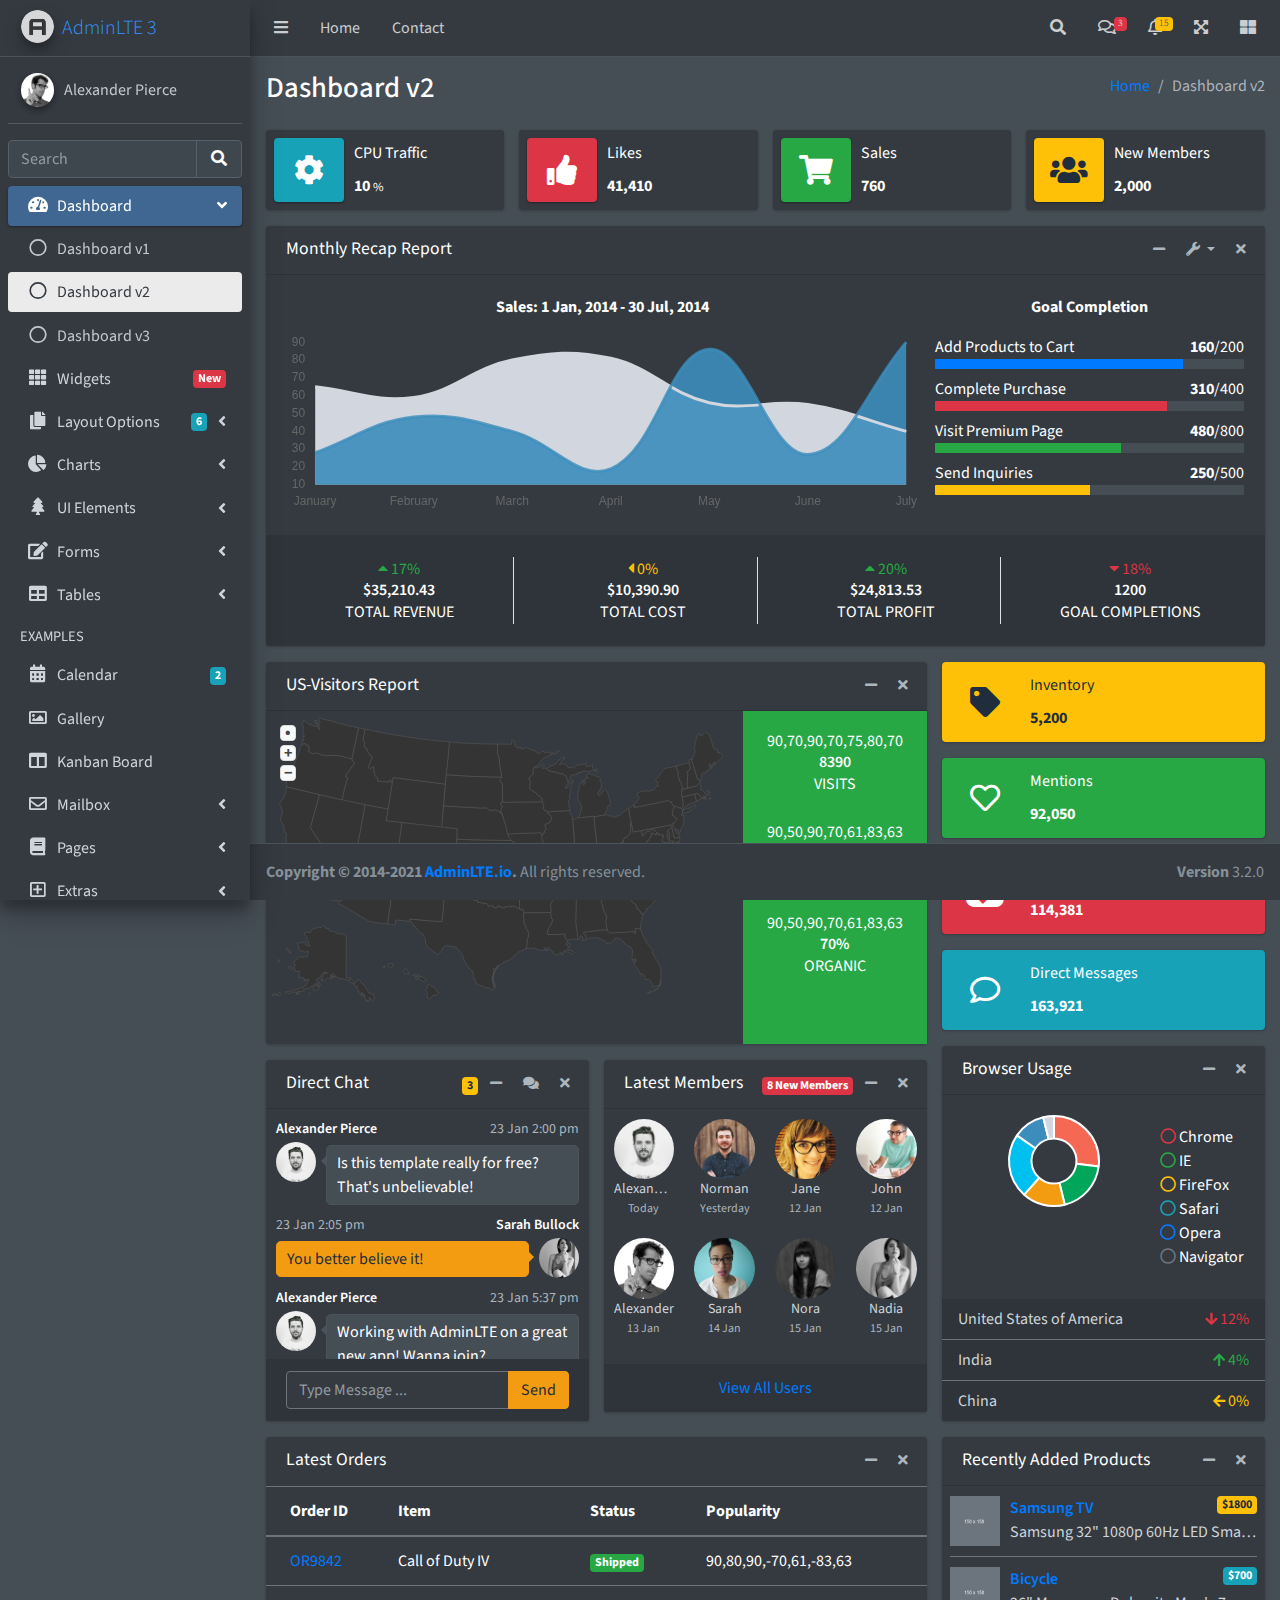
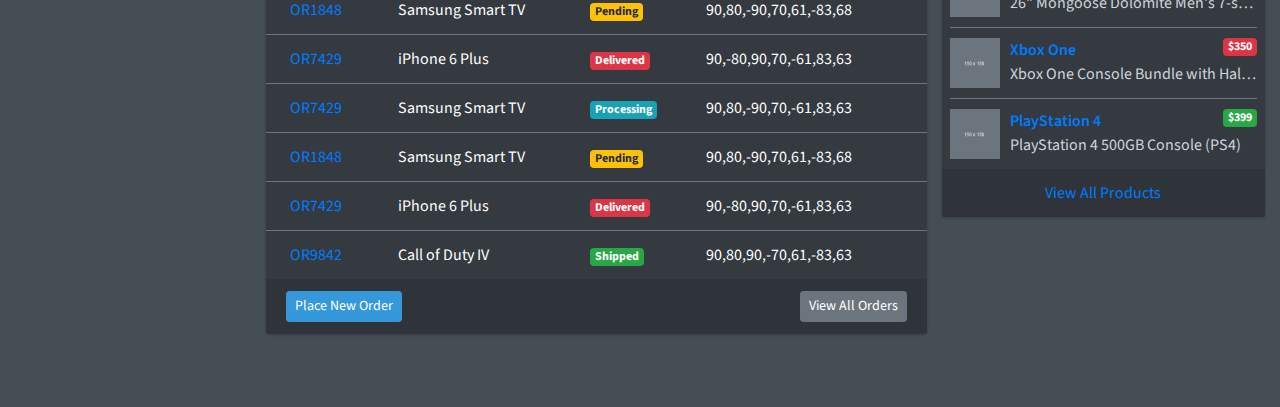
<file: practica4/index2.html>
<!DOCTYPE html>
<html lang="en">
<head>
  <meta charset="utf-8">
  <meta name="viewport" content="width=device-width, initial-scale=1">
  <title>AdminLTE 3 | Dashboard 2</title>

  <!-- Google Font: Source Sans Pro -->
  <link rel="stylesheet" href="https://fonts.googleapis.com/css?family=Source+Sans+Pro:300,400,400i,700&display=fallback">
  <!-- Font Awesome Icons -->
  <link rel="stylesheet" href="plugins/fontawesome-free/css/all.min.css">
  <!-- overlayScrollbars -->
  <link rel="stylesheet" href="plugins/overlayScrollbars/css/OverlayScrollbars.min.css">
  <!-- Theme style -->
  <link rel="stylesheet" href="dist/css/adminlte.min.css">
</head>
<body class="hold-transition dark-mode sidebar-mini layout-fixed layout-navbar-fixed layout-footer-fixed">
<div class="wrapper">

  <!-- Preloader -->
  <div class="preloader flex-column justify-content-center align-items-center">
    <img class="animation__wobble" src="dist/img/AdminLTELogo.png" alt="AdminLTELogo" height="60" width="60">
  </div>

  <!-- Navbar -->
  <nav class="main-header navbar navbar-expand navbar-dark">
    <!-- Left navbar links -->
    <ul class="navbar-nav">
      <li class="nav-item">
        <a class="nav-link" data-widget="pushmenu" href="#" role="button"><i class="fas fa-bars"></i></a>
      </li>
      <li class="nav-item d-none d-sm-inline-block">
        <a href="index3.html" class="nav-link">Home</a>
      </li>
      <li class="nav-item d-none d-sm-inline-block">
        <a href="#" class="nav-link">Contact</a>
      </li>
    </ul>

    <!-- Right navbar links -->
    <ul class="navbar-nav ml-auto">
      <!-- Navbar Search -->
      <li class="nav-item">
        <a class="nav-link" data-widget="navbar-search" href="#" role="button">
          <i class="fas fa-search"></i>
        </a>
        <div class="navbar-search-block">
          <form class="form-inline">
            <div class="input-group input-group-sm">
              <input class="form-control form-control-navbar" type="search" placeholder="Search" aria-label="Search">
              <div class="input-group-append">
                <button class="btn btn-navbar" type="submit">
                  <i class="fas fa-search"></i>
                </button>
                <button class="btn btn-navbar" type="button" data-widget="navbar-search">
                  <i class="fas fa-times"></i>
                </button>
              </div>
            </div>
          </form>
        </div>
      </li>

      <!-- Messages Dropdown Menu -->
      <li class="nav-item dropdown">
        <a class="nav-link" data-toggle="dropdown" href="#">
          <i class="far fa-comments"></i>
          <span class="badge badge-danger navbar-badge">3</span>
        </a>
        <div class="dropdown-menu dropdown-menu-lg dropdown-menu-right">
          <a href="#" class="dropdown-item">
            <!-- Message Start -->
            <div class="media">
              <img src="dist/img/user1-128x128.jpg" alt="User Avatar" class="img-size-50 mr-3 img-circle">
              <div class="media-body">
                <h3 class="dropdown-item-title">
                  Brad Diesel
                  <span class="float-right text-sm text-danger"><i class="fas fa-star"></i></span>
                </h3>
                <p class="text-sm">Call me whenever you can...</p>
                <p class="text-sm text-muted"><i class="far fa-clock mr-1"></i> 4 Hours Ago</p>
              </div>
            </div>
            <!-- Message End -->
          </a>
          <div class="dropdown-divider"></div>
          <a href="#" class="dropdown-item">
            <!-- Message Start -->
            <div class="media">
              <img src="dist/img/user8-128x128.jpg" alt="User Avatar" class="img-size-50 img-circle mr-3">
              <div class="media-body">
                <h3 class="dropdown-item-title">
                  John Pierce
                  <span class="float-right text-sm text-muted"><i class="fas fa-star"></i></span>
                </h3>
                <p class="text-sm">I got your message bro</p>
                <p class="text-sm text-muted"><i class="far fa-clock mr-1"></i> 4 Hours Ago</p>
              </div>
            </div>
            <!-- Message End -->
          </a>
          <div class="dropdown-divider"></div>
          <a href="#" class="dropdown-item">
            <!-- Message Start -->
            <div class="media">
              <img src="dist/img/user3-128x128.jpg" alt="User Avatar" class="img-size-50 img-circle mr-3">
              <div class="media-body">
                <h3 class="dropdown-item-title">
                  Nora Silvester
                  <span class="float-right text-sm text-warning"><i class="fas fa-star"></i></span>
                </h3>
                <p class="text-sm">The subject goes here</p>
                <p class="text-sm text-muted"><i class="far fa-clock mr-1"></i> 4 Hours Ago</p>
              </div>
            </div>
            <!-- Message End -->
          </a>
          <div class="dropdown-divider"></div>
          <a href="#" class="dropdown-item dropdown-footer">See All Messages</a>
        </div>
      </li>
      <!-- Notifications Dropdown Menu -->
      <li class="nav-item dropdown">
        <a class="nav-link" data-toggle="dropdown" href="#">
          <i class="far fa-bell"></i>
          <span class="badge badge-warning navbar-badge">15</span>
        </a>
        <div class="dropdown-menu dropdown-menu-lg dropdown-menu-right">
          <span class="dropdown-item dropdown-header">15 Notifications</span>
          <div class="dropdown-divider"></div>
          <a href="#" class="dropdown-item">
            <i class="fas fa-envelope mr-2"></i> 4 new messages
            <span class="float-right text-muted text-sm">3 mins</span>
          </a>
          <div class="dropdown-divider"></div>
          <a href="#" class="dropdown-item">
            <i class="fas fa-users mr-2"></i> 8 friend requests
            <span class="float-right text-muted text-sm">12 hours</span>
          </a>
          <div class="dropdown-divider"></div>
          <a href="#" class="dropdown-item">
            <i class="fas fa-file mr-2"></i> 3 new reports
            <span class="float-right text-muted text-sm">2 days</span>
          </a>
          <div class="dropdown-divider"></div>
          <a href="#" class="dropdown-item dropdown-footer">See All Notifications</a>
        </div>
      </li>
      <li class="nav-item">
        <a class="nav-link" data-widget="fullscreen" href="#" role="button">
          <i class="fas fa-expand-arrows-alt"></i>
        </a>
      </li>
      <li class="nav-item">
        <a class="nav-link" data-widget="control-sidebar" data-slide="true" href="#" role="button">
          <i class="fas fa-th-large"></i>
        </a>
      </li>
    </ul>
  </nav>
  <!-- /.navbar -->

  <!-- Main Sidebar Container -->
  <aside class="main-sidebar sidebar-dark-primary elevation-4">
    <!-- Brand Logo -->
    <a href="index3.html" class="brand-link">
      <img src="dist/img/AdminLTELogo.png" alt="AdminLTE Logo" class="brand-image img-circle elevation-3" style="opacity: .8">
      <span class="brand-text font-weight-light">AdminLTE 3</span>
    </a>

    <!-- Sidebar -->
    <div class="sidebar">
      <!-- Sidebar user panel (optional) -->
      <div class="user-panel mt-3 pb-3 mb-3 d-flex">
        <div class="image">
          <img src="dist/img/user2-160x160.jpg" class="img-circle elevation-2" alt="User Image">
        </div>
        <div class="info">
          <a href="#" class="d-block">Alexander Pierce</a>
        </div>
      </div>

      <!-- SidebarSearch Form -->
      <div class="form-inline">
        <div class="input-group" data-widget="sidebar-search">
          <input class="form-control form-control-sidebar" type="search" placeholder="Search" aria-label="Search">
          <div class="input-group-append">
            <button class="btn btn-sidebar">
              <i class="fas fa-search fa-fw"></i>
            </button>
          </div>
        </div>
      </div>

      <!-- Sidebar Menu -->
      <nav class="mt-2">
        <ul class="nav nav-pills nav-sidebar flex-column" data-widget="treeview" role="menu" data-accordion="false">
          <!-- Add icons to the links using the .nav-icon class
               with font-awesome or any other icon font library -->
          <li class="nav-item menu-open">
            <a href="#" class="nav-link active">
              <i class="nav-icon fas fa-tachometer-alt"></i>
              <p>
                Dashboard
                <i class="right fas fa-angle-left"></i>
              </p>
            </a>
            <ul class="nav nav-treeview">
              <li class="nav-item">
                <a href="./index.html" class="nav-link">
                  <i class="far fa-circle nav-icon"></i>
                  <p>Dashboard v1</p>
                </a>
              </li>
              <li class="nav-item">
                <a href="./index2.html" class="nav-link active">
                  <i class="far fa-circle nav-icon"></i>
                  <p>Dashboard v2</p>
                </a>
              </li>
              <li class="nav-item">
                <a href="./index3.html" class="nav-link">
                  <i class="far fa-circle nav-icon"></i>
                  <p>Dashboard v3</p>
                </a>
              </li>
            </ul>
          </li>
          <li class="nav-item">
            <a href="pages/widgets.html" class="nav-link">
              <i class="nav-icon fas fa-th"></i>
              <p>
                Widgets
                <span class="right badge badge-danger">New</span>
              </p>
            </a>
          </li>
          <li class="nav-item">
            <a href="#" class="nav-link">
              <i class="nav-icon fas fa-copy"></i>
              <p>
                Layout Options
                <i class="fas fa-angle-left right"></i>
                <span class="badge badge-info right">6</span>
              </p>
            </a>
            <ul class="nav nav-treeview">
              <li class="nav-item">
                <a href="pages/layout/top-nav.html" class="nav-link">
                  <i class="far fa-circle nav-icon"></i>
                  <p>Top Navigation</p>
                </a>
              </li>
              <li class="nav-item">
                <a href="pages/layout/top-nav-sidebar.html" class="nav-link">
                  <i class="far fa-circle nav-icon"></i>
                  <p>Top Navigation + Sidebar</p>
                </a>
              </li>
              <li class="nav-item">
                <a href="pages/layout/boxed.html" class="nav-link">
                  <i class="far fa-circle nav-icon"></i>
                  <p>Boxed</p>
                </a>
              </li>
              <li class="nav-item">
                <a href="pages/layout/fixed-sidebar.html" class="nav-link">
                  <i class="far fa-circle nav-icon"></i>
                  <p>Fixed Sidebar</p>
                </a>
              </li>
              <li class="nav-item">
                <a href="pages/layout/fixed-sidebar-custom.html" class="nav-link">
                  <i class="far fa-circle nav-icon"></i>
                  <p>Fixed Sidebar <small>+ Custom Area</small></p>
                </a>
              </li>
              <li class="nav-item">
                <a href="pages/layout/fixed-topnav.html" class="nav-link">
                  <i class="far fa-circle nav-icon"></i>
                  <p>Fixed Navbar</p>
                </a>
              </li>
              <li class="nav-item">
                <a href="pages/layout/fixed-footer.html" class="nav-link">
                  <i class="far fa-circle nav-icon"></i>
                  <p>Fixed Footer</p>
                </a>
              </li>
              <li class="nav-item">
                <a href="pages/layout/collapsed-sidebar.html" class="nav-link">
                  <i class="far fa-circle nav-icon"></i>
                  <p>Collapsed Sidebar</p>
                </a>
              </li>
            </ul>
          </li>
          <li class="nav-item">
            <a href="#" class="nav-link">
              <i class="nav-icon fas fa-chart-pie"></i>
              <p>
                Charts
                <i class="right fas fa-angle-left"></i>
              </p>
            </a>
            <ul class="nav nav-treeview">
              <li class="nav-item">
                <a href="pages/charts/chartjs.html" class="nav-link">
                  <i class="far fa-circle nav-icon"></i>
                  <p>ChartJS</p>
                </a>
              </li>
              <li class="nav-item">
                <a href="pages/charts/flot.html" class="nav-link">
                  <i class="far fa-circle nav-icon"></i>
                  <p>Flot</p>
                </a>
              </li>
              <li class="nav-item">
                <a href="pages/charts/inline.html" class="nav-link">
                  <i class="far fa-circle nav-icon"></i>
                  <p>Inline</p>
                </a>
              </li>
              <li class="nav-item">
                <a href="pages/charts/uplot.html" class="nav-link">
                  <i class="far fa-circle nav-icon"></i>
                  <p>uPlot</p>
                </a>
              </li>
            </ul>
          </li>
          <li class="nav-item">
            <a href="#" class="nav-link">
              <i class="nav-icon fas fa-tree"></i>
              <p>
                UI Elements
                <i class="fas fa-angle-left right"></i>
              </p>
            </a>
            <ul class="nav nav-treeview">
              <li class="nav-item">
                <a href="pages/UI/general.php" class="nav-link">
                  <i class="far fa-circle nav-icon"></i>
                  <p>General</p>
                </a>
              </li>
              <li class="nav-item">
                <a href="pages/UI/icons.html" class="nav-link">
                  <i class="far fa-circle nav-icon"></i>
                  <p>Icons</p>
                </a>
              </li>
              <li class="nav-item">
                <a href="pages/UI/buttons.html" class="nav-link">
                  <i class="far fa-circle nav-icon"></i>
                  <p>Buttons</p>
                </a>
              </li>
              <li class="nav-item">
                <a href="pages/UI/sliders.html" class="nav-link">
                  <i class="far fa-circle nav-icon"></i>
                  <p>Sliders</p>
                </a>
              </li>
              <li class="nav-item">
                <a href="pages/UI/modals.html" class="nav-link">
                  <i class="far fa-circle nav-icon"></i>
                  <p>Modals & Alerts</p>
                </a>
              </li>
              <li class="nav-item">
                <a href="pages/UI/navbar.html" class="nav-link">
                  <i class="far fa-circle nav-icon"></i>
                  <p>Navbar & Tabs</p>
                </a>
              </li>
              <li class="nav-item">
                <a href="pages/UI/timeline.html" class="nav-link">
                  <i class="far fa-circle nav-icon"></i>
                  <p>Timeline</p>
                </a>
              </li>
              <li class="nav-item">
                <a href="pages/UI/ribbons.html" class="nav-link">
                  <i class="far fa-circle nav-icon"></i>
                  <p>Ribbons</p>
                </a>
              </li>
            </ul>
          </li>
          <li class="nav-item">
            <a href="#" class="nav-link">
              <i class="nav-icon fas fa-edit"></i>
              <p>
                Forms
                <i class="fas fa-angle-left right"></i>
              </p>
            </a>
            <ul class="nav nav-treeview">
              <li class="nav-item">
                <a href="pages/forms/general.php" class="nav-link">
                  <i class="far fa-circle nav-icon"></i>
                  <p>General Elements</p>
                </a>
              </li>
              <li class="nav-item">
                <a href="pages/forms/advanced.html" class="nav-link">
                  <i class="far fa-circle nav-icon"></i>
                  <p>Advanced Elements</p>
                </a>
              </li>
              <li class="nav-item">
                <a href="pages/forms/editors.html" class="nav-link">
                  <i class="far fa-circle nav-icon"></i>
                  <p>Editors</p>
                </a>
              </li>
              <li class="nav-item">
                <a href="pages/forms/validation.html" class="nav-link">
                  <i class="far fa-circle nav-icon"></i>
                  <p>Validation</p>
                </a>
              </li>
            </ul>
          </li>
          <li class="nav-item">
            <a href="#" class="nav-link">
              <i class="nav-icon fas fa-table"></i>
              <p>
                Tables
                <i class="fas fa-angle-left right"></i>
              </p>
            </a>
            <ul class="nav nav-treeview">
              <li class="nav-item">
                <a href="pages/tables/simple.html" class="nav-link">
                  <i class="far fa-circle nav-icon"></i>
                  <p>Simple Tables</p>
                </a>
              </li>
              <li class="nav-item">
                <a href="pages/tables/data.php" class="nav-link">
                  <i class="far fa-circle nav-icon"></i>
                  <p>DataTables</p>
                </a>
              </li>
              <li class="nav-item">
                <a href="pages/tables/jsgrid.html" class="nav-link">
                  <i class="far fa-circle nav-icon"></i>
                  <p>jsGrid</p>
                </a>
              </li>
            </ul>
          </li>
          <li class="nav-header">EXAMPLES</li>
          <li class="nav-item">
            <a href="pages/calendar.html" class="nav-link">
              <i class="nav-icon fas fa-calendar-alt"></i>
              <p>
                Calendar
                <span class="badge badge-info right">2</span>
              </p>
            </a>
          </li>
          <li class="nav-item">
            <a href="pages/gallery.html" class="nav-link">
              <i class="nav-icon far fa-image"></i>
              <p>
                Gallery
              </p>
            </a>
          </li>
          <li class="nav-item">
            <a href="pages/kanban.html" class="nav-link">
              <i class="nav-icon fas fa-columns"></i>
              <p>
                Kanban Board
              </p>
            </a>
          </li>
          <li class="nav-item">
            <a href="#" class="nav-link">
              <i class="nav-icon far fa-envelope"></i>
              <p>
                Mailbox
                <i class="fas fa-angle-left right"></i>
              </p>
            </a>
            <ul class="nav nav-treeview">
              <li class="nav-item">
                <a href="pages/mailbox/mailbox.html" class="nav-link">
                  <i class="far fa-circle nav-icon"></i>
                  <p>Inbox</p>
                </a>
              </li>
              <li class="nav-item">
                <a href="pages/mailbox/compose.html" class="nav-link">
                  <i class="far fa-circle nav-icon"></i>
                  <p>Compose</p>
                </a>
              </li>
              <li class="nav-item">
                <a href="pages/mailbox/read-mail.html" class="nav-link">
                  <i class="far fa-circle nav-icon"></i>
                  <p>Read</p>
                </a>
              </li>
            </ul>
          </li>
          <li class="nav-item">
            <a href="#" class="nav-link">
              <i class="nav-icon fas fa-book"></i>
              <p>
                Pages
                <i class="fas fa-angle-left right"></i>
              </p>
            </a>
            <ul class="nav nav-treeview">
              <li class="nav-item">
                <a href="pages/examples/invoice.html" class="nav-link">
                  <i class="far fa-circle nav-icon"></i>
                  <p>Invoice</p>
                </a>
              </li>
              <li class="nav-item">
                <a href="pages/examples/profile.html" class="nav-link">
                  <i class="far fa-circle nav-icon"></i>
                  <p>Profile</p>
                </a>
              </li>
              <li class="nav-item">
                <a href="pages/examples/e-commerce.html" class="nav-link">
                  <i class="far fa-circle nav-icon"></i>
                  <p>E-commerce</p>
                </a>
              </li>
              <li class="nav-item">
                <a href="pages/examples/projects.html" class="nav-link">
                  <i class="far fa-circle nav-icon"></i>
                  <p>Projects</p>
                </a>
              </li>
              <li class="nav-item">
                <a href="pages/examples/project-add.html" class="nav-link">
                  <i class="far fa-circle nav-icon"></i>
                  <p>Project Add</p>
                </a>
              </li>
              <li class="nav-item">
                <a href="pages/examples/project-edit.html" class="nav-link">
                  <i class="far fa-circle nav-icon"></i>
                  <p>Project Edit</p>
                </a>
              </li>
              <li class="nav-item">
                <a href="pages/examples/project-detail.html" class="nav-link">
                  <i class="far fa-circle nav-icon"></i>
                  <p>Project Detail</p>
                </a>
              </li>
              <li class="nav-item">
                <a href="pages/examples/contacts.html" class="nav-link">
                  <i class="far fa-circle nav-icon"></i>
                  <p>Contacts</p>
                </a>
              </li>
              <li class="nav-item">
                <a href="pages/examples/faq.html" class="nav-link">
                  <i class="far fa-circle nav-icon"></i>
                  <p>FAQ</p>
                </a>
              </li>
              <li class="nav-item">
                <a href="pages/examples/contact-us.html" class="nav-link">
                  <i class="far fa-circle nav-icon"></i>
                  <p>Contact us</p>
                </a>
              </li>
            </ul>
          </li>
          <li class="nav-item">
            <a href="#" class="nav-link">
              <i class="nav-icon far fa-plus-square"></i>
              <p>
                Extras
                <i class="fas fa-angle-left right"></i>
              </p>
            </a>
            <ul class="nav nav-treeview">
              <li class="nav-item">
                <a href="#" class="nav-link">
                  <i class="far fa-circle nav-icon"></i>
                  <p>
                    Login & Register v1
                    <i class="fas fa-angle-left right"></i>
                  </p>
                </a>
                <ul class="nav nav-treeview">
                  <li class="nav-item">
                    <a href="pages/examples/login.html" class="nav-link">
                      <i class="far fa-circle nav-icon"></i>
                      <p>Login v1</p>
                    </a>
                  </li>
                  <li class="nav-item">
                    <a href="pages/examples/register.html" class="nav-link">
                      <i class="far fa-circle nav-icon"></i>
                      <p>Register v1</p>
                    </a>
                  </li>
                  <li class="nav-item">
                    <a href="pages/examples/forgot-password.html" class="nav-link">
                      <i class="far fa-circle nav-icon"></i>
                      <p>Forgot Password v1</p>
                    </a>
                  </li>
                  <li class="nav-item">
                    <a href="pages/examples/recover-password.html" class="nav-link">
                      <i class="far fa-circle nav-icon"></i>
                      <p>Recover Password v1</p>
                    </a>
                  </li>
                </ul>
              </li>
              <li class="nav-item">
                <a href="#" class="nav-link">
                  <i class="far fa-circle nav-icon"></i>
                  <p>
                    Login & Register v2
                    <i class="fas fa-angle-left right"></i>
                  </p>
                </a>
                <ul class="nav nav-treeview">
                  <li class="nav-item">
                    <a href="pages/examples/login-v2.html" class="nav-link">
                      <i class="far fa-circle nav-icon"></i>
                      <p>Login v2</p>
                    </a>
                  </li>
                  <li class="nav-item">
                    <a href="pages/examples/register-v2.html" class="nav-link">
                      <i class="far fa-circle nav-icon"></i>
                      <p>Register v2</p>
                    </a>
                  </li>
                  <li class="nav-item">
                    <a href="pages/examples/forgot-password-v2.html" class="nav-link">
                      <i class="far fa-circle nav-icon"></i>
                      <p>Forgot Password v2</p>
                    </a>
                  </li>
                  <li class="nav-item">
                    <a href="pages/examples/recover-password-v2.html" class="nav-link">
                      <i class="far fa-circle nav-icon"></i>
                      <p>Recover Password v2</p>
                    </a>
                  </li>
                </ul>
              </li>
              <li class="nav-item">
                <a href="pages/examples/lockscreen.html" class="nav-link">
                  <i class="far fa-circle nav-icon"></i>
                  <p>Lockscreen</p>
                </a>
              </li>
              <li class="nav-item">
                <a href="pages/examples/legacy-user-menu.html" class="nav-link">
                  <i class="far fa-circle nav-icon"></i>
                  <p>Legacy User Menu</p>
                </a>
              </li>
              <li class="nav-item">
                <a href="pages/examples/language-menu.html" class="nav-link">
                  <i class="far fa-circle nav-icon"></i>
                  <p>Language Menu</p>
                </a>
              </li>
              <li class="nav-item">
                <a href="pages/examples/404.html" class="nav-link">
                  <i class="far fa-circle nav-icon"></i>
                  <p>Error 404</p>
                </a>
              </li>
              <li class="nav-item">
                <a href="pages/examples/500.html" class="nav-link">
                  <i class="far fa-circle nav-icon"></i>
                  <p>Error 500</p>
                </a>
              </li>
              <li class="nav-item">
                <a href="pages/examples/pace.html" class="nav-link">
                  <i class="far fa-circle nav-icon"></i>
                  <p>Pace</p>
                </a>
              </li>
              <li class="nav-item">
                <a href="pages/examples/blank.html" class="nav-link">
                  <i class="far fa-circle nav-icon"></i>
                  <p>Blank Page</p>
                </a>
              </li>
              <li class="nav-item">
                <a href="starter.html" class="nav-link">
                  <i class="far fa-circle nav-icon"></i>
                  <p>Starter Page</p>
                </a>
              </li>
            </ul>
          </li>
          <li class="nav-item">
            <a href="#" class="nav-link">
              <i class="nav-icon fas fa-search"></i>
              <p>
                Search
                <i class="fas fa-angle-left right"></i>
              </p>
            </a>
            <ul class="nav nav-treeview">
              <li class="nav-item">
                <a href="pages/search/simple.html" class="nav-link">
                  <i class="far fa-circle nav-icon"></i>
                  <p>Simple Search</p>
                </a>
              </li>
              <li class="nav-item">
                <a href="pages/search/enhanced.html" class="nav-link">
                  <i class="far fa-circle nav-icon"></i>
                  <p>Enhanced</p>
                </a>
              </li>
            </ul>
          </li>
          <li class="nav-header">MISCELLANEOUS</li>
          <li class="nav-item">
            <a href="iframe.html" class="nav-link">
              <i class="nav-icon fas fa-ellipsis-h"></i>
              <p>Tabbed IFrame Plugin</p>
            </a>
          </li>
          <li class="nav-item">
            <a href="https://adminlte.io/docs/3.1/" class="nav-link">
              <i class="nav-icon fas fa-file"></i>
              <p>Documentation</p>
            </a>
          </li>
          <li class="nav-header">MULTI LEVEL EXAMPLE</li>
          <li class="nav-item">
            <a href="#" class="nav-link">
              <i class="fas fa-circle nav-icon"></i>
              <p>Level 1</p>
            </a>
          </li>
          <li class="nav-item">
            <a href="#" class="nav-link">
              <i class="nav-icon fas fa-circle"></i>
              <p>
                Level 1
                <i class="right fas fa-angle-left"></i>
              </p>
            </a>
            <ul class="nav nav-treeview">
              <li class="nav-item">
                <a href="#" class="nav-link">
                  <i class="far fa-circle nav-icon"></i>
                  <p>Level 2</p>
                </a>
              </li>
              <li class="nav-item">
                <a href="#" class="nav-link">
                  <i class="far fa-circle nav-icon"></i>
                  <p>
                    Level 2
                    <i class="right fas fa-angle-left"></i>
                  </p>
                </a>
                <ul class="nav nav-treeview">
                  <li class="nav-item">
                    <a href="#" class="nav-link">
                      <i class="far fa-dot-circle nav-icon"></i>
                      <p>Level 3</p>
                    </a>
                  </li>
                  <li class="nav-item">
                    <a href="#" class="nav-link">
                      <i class="far fa-dot-circle nav-icon"></i>
                      <p>Level 3</p>
                    </a>
                  </li>
                  <li class="nav-item">
                    <a href="#" class="nav-link">
                      <i class="far fa-dot-circle nav-icon"></i>
                      <p>Level 3</p>
                    </a>
                  </li>
                </ul>
              </li>
              <li class="nav-item">
                <a href="#" class="nav-link">
                  <i class="far fa-circle nav-icon"></i>
                  <p>Level 2</p>
                </a>
              </li>
            </ul>
          </li>
          <li class="nav-item">
            <a href="#" class="nav-link">
              <i class="fas fa-circle nav-icon"></i>
              <p>Level 1</p>
            </a>
          </li>
          <li class="nav-header">LABELS</li>
          <li class="nav-item">
            <a href="#" class="nav-link">
              <i class="nav-icon far fa-circle text-danger"></i>
              <p class="text">Important</p>
            </a>
          </li>
          <li class="nav-item">
            <a href="#" class="nav-link">
              <i class="nav-icon far fa-circle text-warning"></i>
              <p>Warning</p>
            </a>
          </li>
          <li class="nav-item">
            <a href="#" class="nav-link">
              <i class="nav-icon far fa-circle text-info"></i>
              <p>Informational</p>
            </a>
          </li>
        </ul>
      </nav>
      <!-- /.sidebar-menu -->
    </div>
    <!-- /.sidebar -->
  </aside>

  <!-- Content Wrapper. Contains page content -->
  <div class="content-wrapper">
    <!-- Content Header (Page header) -->
    <div class="content-header">
      <div class="container-fluid">
        <div class="row mb-2">
          <div class="col-sm-6">
            <h1 class="m-0">Dashboard v2</h1>
          </div><!-- /.col -->
          <div class="col-sm-6">
            <ol class="breadcrumb float-sm-right">
              <li class="breadcrumb-item"><a href="#">Home</a></li>
              <li class="breadcrumb-item active">Dashboard v2</li>
            </ol>
          </div><!-- /.col -->
        </div><!-- /.row -->
      </div><!-- /.container-fluid -->
    </div>
    <!-- /.content-header -->

    <!-- Main content -->
    <section class="content">
      <div class="container-fluid">
        <!-- Info boxes -->
        <div class="row">
          <div class="col-12 col-sm-6 col-md-3">
            <div class="info-box">
              <span class="info-box-icon bg-info elevation-1"><i class="fas fa-cog"></i></span>

              <div class="info-box-content">
                <span class="info-box-text">CPU Traffic</span>
                <span class="info-box-number">
                  10
                  <small>%</small>
                </span>
              </div>
              <!-- /.info-box-content -->
            </div>
            <!-- /.info-box -->
          </div>
          <!-- /.col -->
          <div class="col-12 col-sm-6 col-md-3">
            <div class="info-box mb-3">
              <span class="info-box-icon bg-danger elevation-1"><i class="fas fa-thumbs-up"></i></span>

              <div class="info-box-content">
                <span class="info-box-text">Likes</span>
                <span class="info-box-number">41,410</span>
              </div>
              <!-- /.info-box-content -->
            </div>
            <!-- /.info-box -->
          </div>
          <!-- /.col -->

          <!-- fix for small devices only -->
          <div class="clearfix hidden-md-up"></div>

          <div class="col-12 col-sm-6 col-md-3">
            <div class="info-box mb-3">
              <span class="info-box-icon bg-success elevation-1"><i class="fas fa-shopping-cart"></i></span>

              <div class="info-box-content">
                <span class="info-box-text">Sales</span>
                <span class="info-box-number">760</span>
              </div>
              <!-- /.info-box-content -->
            </div>
            <!-- /.info-box -->
          </div>
          <!-- /.col -->
          <div class="col-12 col-sm-6 col-md-3">
            <div class="info-box mb-3">
              <span class="info-box-icon bg-warning elevation-1"><i class="fas fa-users"></i></span>

              <div class="info-box-content">
                <span class="info-box-text">New Members</span>
                <span class="info-box-number">2,000</span>
              </div>
              <!-- /.info-box-content -->
            </div>
            <!-- /.info-box -->
          </div>
          <!-- /.col -->
        </div>
        <!-- /.row -->

        <div class="row">
          <div class="col-md-12">
            <div class="card">
              <div class="card-header">
                <h5 class="card-title">Monthly Recap Report</h5>

                <div class="card-tools">
                  <button type="button" class="btn btn-tool" data-card-widget="collapse">
                    <i class="fas fa-minus"></i>
                  </button>
                  <div class="btn-group">
                    <button type="button" class="btn btn-tool dropdown-toggle" data-toggle="dropdown">
                      <i class="fas fa-wrench"></i>
                    </button>
                    <div class="dropdown-menu dropdown-menu-right" role="menu">
                      <a href="#" class="dropdown-item">Action</a>
                      <a href="#" class="dropdown-item">Another action</a>
                      <a href="#" class="dropdown-item">Something else here</a>
                      <a class="dropdown-divider"></a>
                      <a href="#" class="dropdown-item">Separated link</a>
                    </div>
                  </div>
                  <button type="button" class="btn btn-tool" data-card-widget="remove">
                    <i class="fas fa-times"></i>
                  </button>
                </div>
              </div>
              <!-- /.card-header -->
              <div class="card-body">
                <div class="row">
                  <div class="col-md-8">
                    <p class="text-center">
                      <strong>Sales: 1 Jan, 2014 - 30 Jul, 2014</strong>
                    </p>

                    <div class="chart">
                      <!-- Sales Chart Canvas -->
                      <canvas id="salesChart" height="180" style="height: 180px;"></canvas>
                    </div>
                    <!-- /.chart-responsive -->
                  </div>
                  <!-- /.col -->
                  <div class="col-md-4">
                    <p class="text-center">
                      <strong>Goal Completion</strong>
                    </p>

                    <div class="progress-group">
                      Add Products to Cart
                      <span class="float-right"><b>160</b>/200</span>
                      <div class="progress progress-sm">
                        <div class="progress-bar bg-primary" style="width: 80%"></div>
                      </div>
                    </div>
                    <!-- /.progress-group -->

                    <div class="progress-group">
                      Complete Purchase
                      <span class="float-right"><b>310</b>/400</span>
                      <div class="progress progress-sm">
                        <div class="progress-bar bg-danger" style="width: 75%"></div>
                      </div>
                    </div>

                    <!-- /.progress-group -->
                    <div class="progress-group">
                      <span class="progress-text">Visit Premium Page</span>
                      <span class="float-right"><b>480</b>/800</span>
                      <div class="progress progress-sm">
                        <div class="progress-bar bg-success" style="width: 60%"></div>
                      </div>
                    </div>

                    <!-- /.progress-group -->
                    <div class="progress-group">
                      Send Inquiries
                      <span class="float-right"><b>250</b>/500</span>
                      <div class="progress progress-sm">
                        <div class="progress-bar bg-warning" style="width: 50%"></div>
                      </div>
                    </div>
                    <!-- /.progress-group -->
                  </div>
                  <!-- /.col -->
                </div>
                <!-- /.row -->
              </div>
              <!-- ./card-body -->
              <div class="card-footer">
                <div class="row">
                  <div class="col-sm-3 col-6">
                    <div class="description-block border-right">
                      <span class="description-percentage text-success"><i class="fas fa-caret-up"></i> 17%</span>
                      <h5 class="description-header">$35,210.43</h5>
                      <span class="description-text">TOTAL REVENUE</span>
                    </div>
                    <!-- /.description-block -->
                  </div>
                  <!-- /.col -->
                  <div class="col-sm-3 col-6">
                    <div class="description-block border-right">
                      <span class="description-percentage text-warning"><i class="fas fa-caret-left"></i> 0%</span>
                      <h5 class="description-header">$10,390.90</h5>
                      <span class="description-text">TOTAL COST</span>
                    </div>
                    <!-- /.description-block -->
                  </div>
                  <!-- /.col -->
                  <div class="col-sm-3 col-6">
                    <div class="description-block border-right">
                      <span class="description-percentage text-success"><i class="fas fa-caret-up"></i> 20%</span>
                      <h5 class="description-header">$24,813.53</h5>
                      <span class="description-text">TOTAL PROFIT</span>
                    </div>
                    <!-- /.description-block -->
                  </div>
                  <!-- /.col -->
                  <div class="col-sm-3 col-6">
                    <div class="description-block">
                      <span class="description-percentage text-danger"><i class="fas fa-caret-down"></i> 18%</span>
                      <h5 class="description-header">1200</h5>
                      <span class="description-text">GOAL COMPLETIONS</span>
                    </div>
                    <!-- /.description-block -->
                  </div>
                </div>
                <!-- /.row -->
              </div>
              <!-- /.card-footer -->
            </div>
            <!-- /.card -->
          </div>
          <!-- /.col -->
        </div>
        <!-- /.row -->

        <!-- Main row -->
        <div class="row">
          <!-- Left col -->
          <div class="col-md-8">
            <!-- MAP & BOX PANE -->
            <div class="card">
              <div class="card-header">
                <h3 class="card-title">US-Visitors Report</h3>

                <div class="card-tools">
                  <button type="button" class="btn btn-tool" data-card-widget="collapse">
                    <i class="fas fa-minus"></i>
                  </button>
                  <button type="button" class="btn btn-tool" data-card-widget="remove">
                    <i class="fas fa-times"></i>
                  </button>
                </div>
              </div>
              <!-- /.card-header -->
              <div class="card-body p-0">
                <div class="d-md-flex">
                  <div class="p-1 flex-fill" style="overflow: hidden">
                    <!-- Map will be created here -->
                    <div id="world-map-markers" style="height: 325px; overflow: hidden">
                      <div class="map"></div>
                    </div>
                  </div>
                  <div class="card-pane-right bg-success pt-2 pb-2 pl-4 pr-4">
                    <div class="description-block mb-4">
                      <div class="sparkbar pad" data-color="#fff">90,70,90,70,75,80,70</div>
                      <h5 class="description-header">8390</h5>
                      <span class="description-text">Visits</span>
                    </div>
                    <!-- /.description-block -->
                    <div class="description-block mb-4">
                      <div class="sparkbar pad" data-color="#fff">90,50,90,70,61,83,63</div>
                      <h5 class="description-header">30%</h5>
                      <span class="description-text">Referrals</span>
                    </div>
                    <!-- /.description-block -->
                    <div class="description-block">
                      <div class="sparkbar pad" data-color="#fff">90,50,90,70,61,83,63</div>
                      <h5 class="description-header">70%</h5>
                      <span class="description-text">Organic</span>
                    </div>
                    <!-- /.description-block -->
                  </div><!-- /.card-pane-right -->
                </div><!-- /.d-md-flex -->
              </div>
              <!-- /.card-body -->
            </div>
            <!-- /.card -->
            <div class="row">
              <div class="col-md-6">
                <!-- DIRECT CHAT -->
                <div class="card direct-chat direct-chat-warning">
                  <div class="card-header">
                    <h3 class="card-title">Direct Chat</h3>

                    <div class="card-tools">
                      <span title="3 New Messages" class="badge badge-warning">3</span>
                      <button type="button" class="btn btn-tool" data-card-widget="collapse">
                        <i class="fas fa-minus"></i>
                      </button>
                      <button type="button" class="btn btn-tool" title="Contacts" data-widget="chat-pane-toggle">
                        <i class="fas fa-comments"></i>
                      </button>
                      <button type="button" class="btn btn-tool" data-card-widget="remove">
                        <i class="fas fa-times"></i>
                      </button>
                    </div>
                  </div>
                  <!-- /.card-header -->
                  <div class="card-body">
                    <!-- Conversations are loaded here -->
                    <div class="direct-chat-messages">
                      <!-- Message. Default to the left -->
                      <div class="direct-chat-msg">
                        <div class="direct-chat-infos clearfix">
                          <span class="direct-chat-name float-left">Alexander Pierce</span>
                          <span class="direct-chat-timestamp float-right">23 Jan 2:00 pm</span>
                        </div>
                        <!-- /.direct-chat-infos -->
                        <img class="direct-chat-img" src="dist/img/user1-128x128.jpg" alt="message user image">
                        <!-- /.direct-chat-img -->
                        <div class="direct-chat-text">
                          Is this template really for free? That's unbelievable!
                        </div>
                        <!-- /.direct-chat-text -->
                      </div>
                      <!-- /.direct-chat-msg -->

                      <!-- Message to the right -->
                      <div class="direct-chat-msg right">
                        <div class="direct-chat-infos clearfix">
                          <span class="direct-chat-name float-right">Sarah Bullock</span>
                          <span class="direct-chat-timestamp float-left">23 Jan 2:05 pm</span>
                        </div>
                        <!-- /.direct-chat-infos -->
                        <img class="direct-chat-img" src="dist/img/user3-128x128.jpg" alt="message user image">
                        <!-- /.direct-chat-img -->
                        <div class="direct-chat-text">
                          You better believe it!
                        </div>
                        <!-- /.direct-chat-text -->
                      </div>
                      <!-- /.direct-chat-msg -->

                      <!-- Message. Default to the left -->
                      <div class="direct-chat-msg">
                        <div class="direct-chat-infos clearfix">
                          <span class="direct-chat-name float-left">Alexander Pierce</span>
                          <span class="direct-chat-timestamp float-right">23 Jan 5:37 pm</span>
                        </div>
                        <!-- /.direct-chat-infos -->
                        <img class="direct-chat-img" src="dist/img/user1-128x128.jpg" alt="message user image">
                        <!-- /.direct-chat-img -->
                        <div class="direct-chat-text">
                          Working with AdminLTE on a great new app! Wanna join?
                        </div>
                        <!-- /.direct-chat-text -->
                      </div>
                      <!-- /.direct-chat-msg -->

                      <!-- Message to the right -->
                      <div class="direct-chat-msg right">
                        <div class="direct-chat-infos clearfix">
                          <span class="direct-chat-name float-right">Sarah Bullock</span>
                          <span class="direct-chat-timestamp float-left">23 Jan 6:10 pm</span>
                        </div>
                        <!-- /.direct-chat-infos -->
                        <img class="direct-chat-img" src="dist/img/user3-128x128.jpg" alt="message user image">
                        <!-- /.direct-chat-img -->
                        <div class="direct-chat-text">
                          I would love to.
                        </div>
                        <!-- /.direct-chat-text -->
                      </div>
                      <!-- /.direct-chat-msg -->

                    </div>
                    <!--/.direct-chat-messages-->

                    <!-- Contacts are loaded here -->
                    <div class="direct-chat-contacts">
                      <ul class="contacts-list">
                        <li>
                          <a href="#">
                            <img class="contacts-list-img" src="dist/img/user1-128x128.jpg" alt="User Avatar">

                            <div class="contacts-list-info">
                              <span class="contacts-list-name">
                                Count Dracula
                                <small class="contacts-list-date float-right">2/28/2015</small>
                              </span>
                              <span class="contacts-list-msg">How have you been? I was...</span>
                            </div>
                            <!-- /.contacts-list-info -->
                          </a>
                        </li>
                        <!-- End Contact Item -->
                        <li>
                          <a href="#">
                            <img class="contacts-list-img" src="dist/img/user7-128x128.jpg" alt="User Avatar">

                            <div class="contacts-list-info">
                              <span class="contacts-list-name">
                                Sarah Doe
                                <small class="contacts-list-date float-right">2/23/2015</small>
                              </span>
                              <span class="contacts-list-msg">I will be waiting for...</span>
                            </div>
                            <!-- /.contacts-list-info -->
                          </a>
                        </li>
                        <!-- End Contact Item -->
                        <li>
                          <a href="#">
                            <img class="contacts-list-img" src="dist/img/user3-128x128.jpg" alt="User Avatar">

                            <div class="contacts-list-info">
                              <span class="contacts-list-name">
                                Nadia Jolie
                                <small class="contacts-list-date float-right">2/20/2015</small>
                              </span>
                              <span class="contacts-list-msg">I'll call you back at...</span>
                            </div>
                            <!-- /.contacts-list-info -->
                          </a>
                        </li>
                        <!-- End Contact Item -->
                        <li>
                          <a href="#">
                            <img class="contacts-list-img" src="dist/img/user5-128x128.jpg" alt="User Avatar">

                            <div class="contacts-list-info">
                              <span class="contacts-list-name">
                                Nora S. Vans
                                <small class="contacts-list-date float-right">2/10/2015</small>
                              </span>
                              <span class="contacts-list-msg">Where is your new...</span>
                            </div>
                            <!-- /.contacts-list-info -->
                          </a>
                        </li>
                        <!-- End Contact Item -->
                        <li>
                          <a href="#">
                            <img class="contacts-list-img" src="dist/img/user6-128x128.jpg" alt="User Avatar">

                            <div class="contacts-list-info">
                              <span class="contacts-list-name">
                                John K.
                                <small class="contacts-list-date float-right">1/27/2015</small>
                              </span>
                              <span class="contacts-list-msg">Can I take a look at...</span>
                            </div>
                            <!-- /.contacts-list-info -->
                          </a>
                        </li>
                        <!-- End Contact Item -->
                        <li>
                          <a href="#">
                            <img class="contacts-list-img" src="dist/img/user8-128x128.jpg" alt="User Avatar">

                            <div class="contacts-list-info">
                              <span class="contacts-list-name">
                                Kenneth M.
                                <small class="contacts-list-date float-right">1/4/2015</small>
                              </span>
                              <span class="contacts-list-msg">Never mind I found...</span>
                            </div>
                            <!-- /.contacts-list-info -->
                          </a>
                        </li>
                        <!-- End Contact Item -->
                      </ul>
                      <!-- /.contacts-list -->
                    </div>
                    <!-- /.direct-chat-pane -->
                  </div>
                  <!-- /.card-body -->
                  <div class="card-footer">
                    <form action="#" method="post">
                      <div class="input-group">
                        <input type="text" name="message" placeholder="Type Message ..." class="form-control">
                        <span class="input-group-append">
                          <button type="button" class="btn btn-warning">Send</button>
                        </span>
                      </div>
                    </form>
                  </div>
                  <!-- /.card-footer-->
                </div>
                <!--/.direct-chat -->
              </div>
              <!-- /.col -->

              <div class="col-md-6">
                <!-- USERS LIST -->
                <div class="card">
                  <div class="card-header">
                    <h3 class="card-title">Latest Members</h3>

                    <div class="card-tools">
                      <span class="badge badge-danger">8 New Members</span>
                      <button type="button" class="btn btn-tool" data-card-widget="collapse">
                        <i class="fas fa-minus"></i>
                      </button>
                      <button type="button" class="btn btn-tool" data-card-widget="remove">
                        <i class="fas fa-times"></i>
                      </button>
                    </div>
                  </div>
                  <!-- /.card-header -->
                  <div class="card-body p-0">
                    <ul class="users-list clearfix">
                      <li>
                        <img src="dist/img/user1-128x128.jpg" alt="User Image">
                        <a class="users-list-name" href="#">Alexander Pierce</a>
                        <span class="users-list-date">Today</span>
                      </li>
                      <li>
                        <img src="dist/img/user8-128x128.jpg" alt="User Image">
                        <a class="users-list-name" href="#">Norman</a>
                        <span class="users-list-date">Yesterday</span>
                      </li>
                      <li>
                        <img src="dist/img/user7-128x128.jpg" alt="User Image">
                        <a class="users-list-name" href="#">Jane</a>
                        <span class="users-list-date">12 Jan</span>
                      </li>
                      <li>
                        <img src="dist/img/user6-128x128.jpg" alt="User Image">
                        <a class="users-list-name" href="#">John</a>
                        <span class="users-list-date">12 Jan</span>
                      </li>
                      <li>
                        <img src="dist/img/user2-160x160.jpg" alt="User Image">
                        <a class="users-list-name" href="#">Alexander</a>
                        <span class="users-list-date">13 Jan</span>
                      </li>
                      <li>
                        <img src="dist/img/user5-128x128.jpg" alt="User Image">
                        <a class="users-list-name" href="#">Sarah</a>
                        <span class="users-list-date">14 Jan</span>
                      </li>
                      <li>
                        <img src="dist/img/user4-128x128.jpg" alt="User Image">
                        <a class="users-list-name" href="#">Nora</a>
                        <span class="users-list-date">15 Jan</span>
                      </li>
                      <li>
                        <img src="dist/img/user3-128x128.jpg" alt="User Image">
                        <a class="users-list-name" href="#">Nadia</a>
                        <span class="users-list-date">15 Jan</span>
                      </li>
                    </ul>
                    <!-- /.users-list -->
                  </div>
                  <!-- /.card-body -->
                  <div class="card-footer text-center">
                    <a href="javascript:">View All Users</a>
                  </div>
                  <!-- /.card-footer -->
                </div>
                <!--/.card -->
              </div>
              <!-- /.col -->
            </div>
            <!-- /.row -->

            <!-- TABLE: LATEST ORDERS -->
            <div class="card">
              <div class="card-header border-transparent">
                <h3 class="card-title">Latest Orders</h3>

                <div class="card-tools">
                  <button type="button" class="btn btn-tool" data-card-widget="collapse">
                    <i class="fas fa-minus"></i>
                  </button>
                  <button type="button" class="btn btn-tool" data-card-widget="remove">
                    <i class="fas fa-times"></i>
                  </button>
                </div>
              </div>
              <!-- /.card-header -->
              <div class="card-body p-0">
                <div class="table-responsive">
                  <table class="table m-0">
                    <thead>
                    <tr>
                      <th>Order ID</th>
                      <th>Item</th>
                      <th>Status</th>
                      <th>Popularity</th>
                    </tr>
                    </thead>
                    <tbody>
                    <tr>
                      <td><a href="pages/examples/invoice.html">OR9842</a></td>
                      <td>Call of Duty IV</td>
                      <td><span class="badge badge-success">Shipped</span></td>
                      <td>
                        <div class="sparkbar" data-color="#00a65a" data-height="20">90,80,90,-70,61,-83,63</div>
                      </td>
                    </tr>
                    <tr>
                      <td><a href="pages/examples/invoice.html">OR1848</a></td>
                      <td>Samsung Smart TV</td>
                      <td><span class="badge badge-warning">Pending</span></td>
                      <td>
                        <div class="sparkbar" data-color="#f39c12" data-height="20">90,80,-90,70,61,-83,68</div>
                      </td>
                    </tr>
                    <tr>
                      <td><a href="pages/examples/invoice.html">OR7429</a></td>
                      <td>iPhone 6 Plus</td>
                      <td><span class="badge badge-danger">Delivered</span></td>
                      <td>
                        <div class="sparkbar" data-color="#f56954" data-height="20">90,-80,90,70,-61,83,63</div>
                      </td>
                    </tr>
                    <tr>
                      <td><a href="pages/examples/invoice.html">OR7429</a></td>
                      <td>Samsung Smart TV</td>
                      <td><span class="badge badge-info">Processing</span></td>
                      <td>
                        <div class="sparkbar" data-color="#00c0ef" data-height="20">90,80,-90,70,-61,83,63</div>
                      </td>
                    </tr>
                    <tr>
                      <td><a href="pages/examples/invoice.html">OR1848</a></td>
                      <td>Samsung Smart TV</td>
                      <td><span class="badge badge-warning">Pending</span></td>
                      <td>
                        <div class="sparkbar" data-color="#f39c12" data-height="20">90,80,-90,70,61,-83,68</div>
                      </td>
                    </tr>
                    <tr>
                      <td><a href="pages/examples/invoice.html">OR7429</a></td>
                      <td>iPhone 6 Plus</td>
                      <td><span class="badge badge-danger">Delivered</span></td>
                      <td>
                        <div class="sparkbar" data-color="#f56954" data-height="20">90,-80,90,70,-61,83,63</div>
                      </td>
                    </tr>
                    <tr>
                      <td><a href="pages/examples/invoice.html">OR9842</a></td>
                      <td>Call of Duty IV</td>
                      <td><span class="badge badge-success">Shipped</span></td>
                      <td>
                        <div class="sparkbar" data-color="#00a65a" data-height="20">90,80,90,-70,61,-83,63</div>
                      </td>
                    </tr>
                    </tbody>
                  </table>
                </div>
                <!-- /.table-responsive -->
              </div>
              <!-- /.card-body -->
              <div class="card-footer clearfix">
                <a href="javascript:void(0)" class="btn btn-sm btn-info float-left">Place New Order</a>
                <a href="javascript:void(0)" class="btn btn-sm btn-secondary float-right">View All Orders</a>
              </div>
              <!-- /.card-footer -->
            </div>
            <!-- /.card -->
          </div>
          <!-- /.col -->

          <div class="col-md-4">
            <!-- Info Boxes Style 2 -->
            <div class="info-box mb-3 bg-warning">
              <span class="info-box-icon"><i class="fas fa-tag"></i></span>

              <div class="info-box-content">
                <span class="info-box-text">Inventory</span>
                <span class="info-box-number">5,200</span>
              </div>
              <!-- /.info-box-content -->
            </div>
            <!-- /.info-box -->
            <div class="info-box mb-3 bg-success">
              <span class="info-box-icon"><i class="far fa-heart"></i></span>

              <div class="info-box-content">
                <span class="info-box-text">Mentions</span>
                <span class="info-box-number">92,050</span>
              </div>
              <!-- /.info-box-content -->
            </div>
            <!-- /.info-box -->
            <div class="info-box mb-3 bg-danger">
              <span class="info-box-icon"><i class="fas fa-cloud-download-alt"></i></span>

              <div class="info-box-content">
                <span class="info-box-text">Downloads</span>
                <span class="info-box-number">114,381</span>
              </div>
              <!-- /.info-box-content -->
            </div>
            <!-- /.info-box -->
            <div class="info-box mb-3 bg-info">
              <span class="info-box-icon"><i class="far fa-comment"></i></span>

              <div class="info-box-content">
                <span class="info-box-text">Direct Messages</span>
                <span class="info-box-number">163,921</span>
              </div>
              <!-- /.info-box-content -->
            </div>
            <!-- /.info-box -->

            <div class="card">
              <div class="card-header">
                <h3 class="card-title">Browser Usage</h3>

                <div class="card-tools">
                  <button type="button" class="btn btn-tool" data-card-widget="collapse">
                    <i class="fas fa-minus"></i>
                  </button>
                  <button type="button" class="btn btn-tool" data-card-widget="remove">
                    <i class="fas fa-times"></i>
                  </button>
                </div>
              </div>
              <!-- /.card-header -->
              <div class="card-body">
                <div class="row">
                  <div class="col-md-8">
                    <div class="chart-responsive">
                      <canvas id="pieChart" height="150"></canvas>
                    </div>
                    <!-- ./chart-responsive -->
                  </div>
                  <!-- /.col -->
                  <div class="col-md-4">
                    <ul class="chart-legend clearfix">
                      <li><i class="far fa-circle text-danger"></i> Chrome</li>
                      <li><i class="far fa-circle text-success"></i> IE</li>
                      <li><i class="far fa-circle text-warning"></i> FireFox</li>
                      <li><i class="far fa-circle text-info"></i> Safari</li>
                      <li><i class="far fa-circle text-primary"></i> Opera</li>
                      <li><i class="far fa-circle text-secondary"></i> Navigator</li>
                    </ul>
                  </div>
                  <!-- /.col -->
                </div>
                <!-- /.row -->
              </div>
              <!-- /.card-body -->
              <div class="card-footer p-0">
                <ul class="nav nav-pills flex-column">
                  <li class="nav-item">
                    <a href="#" class="nav-link">
                      United States of America
                      <span class="float-right text-danger">
                        <i class="fas fa-arrow-down text-sm"></i>
                        12%</span>
                    </a>
                  </li>
                  <li class="nav-item">
                    <a href="#" class="nav-link">
                      India
                      <span class="float-right text-success">
                        <i class="fas fa-arrow-up text-sm"></i> 4%
                      </span>
                    </a>
                  </li>
                  <li class="nav-item">
                    <a href="#" class="nav-link">
                      China
                      <span class="float-right text-warning">
                        <i class="fas fa-arrow-left text-sm"></i> 0%
                      </span>
                    </a>
                  </li>
                </ul>
              </div>
              <!-- /.footer -->
            </div>
            <!-- /.card -->

            <!-- PRODUCT LIST -->
            <div class="card">
              <div class="card-header">
                <h3 class="card-title">Recently Added Products</h3>

                <div class="card-tools">
                  <button type="button" class="btn btn-tool" data-card-widget="collapse">
                    <i class="fas fa-minus"></i>
                  </button>
                  <button type="button" class="btn btn-tool" data-card-widget="remove">
                    <i class="fas fa-times"></i>
                  </button>
                </div>
              </div>
              <!-- /.card-header -->
              <div class="card-body p-0">
                <ul class="products-list product-list-in-card pl-2 pr-2">
                  <li class="item">
                    <div class="product-img">
                      <img src="dist/img/default-150x150.png" alt="Product Image" class="img-size-50">
                    </div>
                    <div class="product-info">
                      <a href="javascript:void(0)" class="product-title">Samsung TV
                        <span class="badge badge-warning float-right">$1800</span></a>
                      <span class="product-description">
                        Samsung 32" 1080p 60Hz LED Smart HDTV.
                      </span>
                    </div>
                  </li>
                  <!-- /.item -->
                  <li class="item">
                    <div class="product-img">
                      <img src="dist/img/default-150x150.png" alt="Product Image" class="img-size-50">
                    </div>
                    <div class="product-info">
                      <a href="javascript:void(0)" class="product-title">Bicycle
                        <span class="badge badge-info float-right">$700</span></a>
                      <span class="product-description">
                        26" Mongoose Dolomite Men's 7-speed, Navy Blue.
                      </span>
                    </div>
                  </li>
                  <!-- /.item -->
                  <li class="item">
                    <div class="product-img">
                      <img src="dist/img/default-150x150.png" alt="Product Image" class="img-size-50">
                    </div>
                    <div class="product-info">
                      <a href="javascript:void(0)" class="product-title">
                        Xbox One <span class="badge badge-danger float-right">
                        $350
                      </span>
                      </a>
                      <span class="product-description">
                        Xbox One Console Bundle with Halo Master Chief Collection.
                      </span>
                    </div>
                  </li>
                  <!-- /.item -->
                  <li class="item">
                    <div class="product-img">
                      <img src="dist/img/default-150x150.png" alt="Product Image" class="img-size-50">
                    </div>
                    <div class="product-info">
                      <a href="javascript:void(0)" class="product-title">PlayStation 4
                        <span class="badge badge-success float-right">$399</span></a>
                      <span class="product-description">
                        PlayStation 4 500GB Console (PS4)
                      </span>
                    </div>
                  </li>
                  <!-- /.item -->
                </ul>
              </div>
              <!-- /.card-body -->
              <div class="card-footer text-center">
                <a href="javascript:void(0)" class="uppercase">View All Products</a>
              </div>
              <!-- /.card-footer -->
            </div>
            <!-- /.card -->
          </div>
          <!-- /.col -->
        </div>
        <!-- /.row -->
      </div><!--/. container-fluid -->
    </section>
    <!-- /.content -->
  </div>
  <!-- /.content-wrapper -->

  <!-- Control Sidebar -->
  <aside class="control-sidebar control-sidebar-dark">
    <!-- Control sidebar content goes here -->
  </aside>
  <!-- /.control-sidebar -->

  <!-- Main Footer -->
  <footer class="main-footer">
    <strong>Copyright &copy; 2014-2021 <a href="https://adminlte.io">AdminLTE.io</a>.</strong>
    All rights reserved.
    <div class="float-right d-none d-sm-inline-block">
      <b>Version</b> 3.2.0
    </div>
  </footer>
</div>
<!-- ./wrapper -->

<!-- REQUIRED SCRIPTS -->
<!-- jQuery -->
<script src="plugins/jquery/jquery.min.js"></script>
<!-- Bootstrap -->
<script src="plugins/bootstrap/js/bootstrap.bundle.min.js"></script>
<!-- overlayScrollbars -->
<script src="plugins/overlayScrollbars/js/jquery.overlayScrollbars.min.js"></script>
<!-- AdminLTE App -->
<script src="dist/js/adminlte.js"></script>

<!-- PAGE PLUGINS -->
<!-- jQuery Mapael -->
<script src="plugins/jquery-mousewheel/jquery.mousewheel.js"></script>
<script src="plugins/raphael/raphael.min.js"></script>
<script src="plugins/jquery-mapael/jquery.mapael.min.js"></script>
<script src="plugins/jquery-mapael/maps/usa_states.min.js"></script>
<!-- ChartJS -->
<script src="plugins/chart.js/Chart.min.js"></script>

<!-- AdminLTE for demo purposes -->
<script src="dist/js/demo.js"></script>
<!-- AdminLTE dashboard demo (This is only for demo purposes) -->
<script src="dist/js/pages/dashboard2.js"></script>
</body>
</html>
</file>
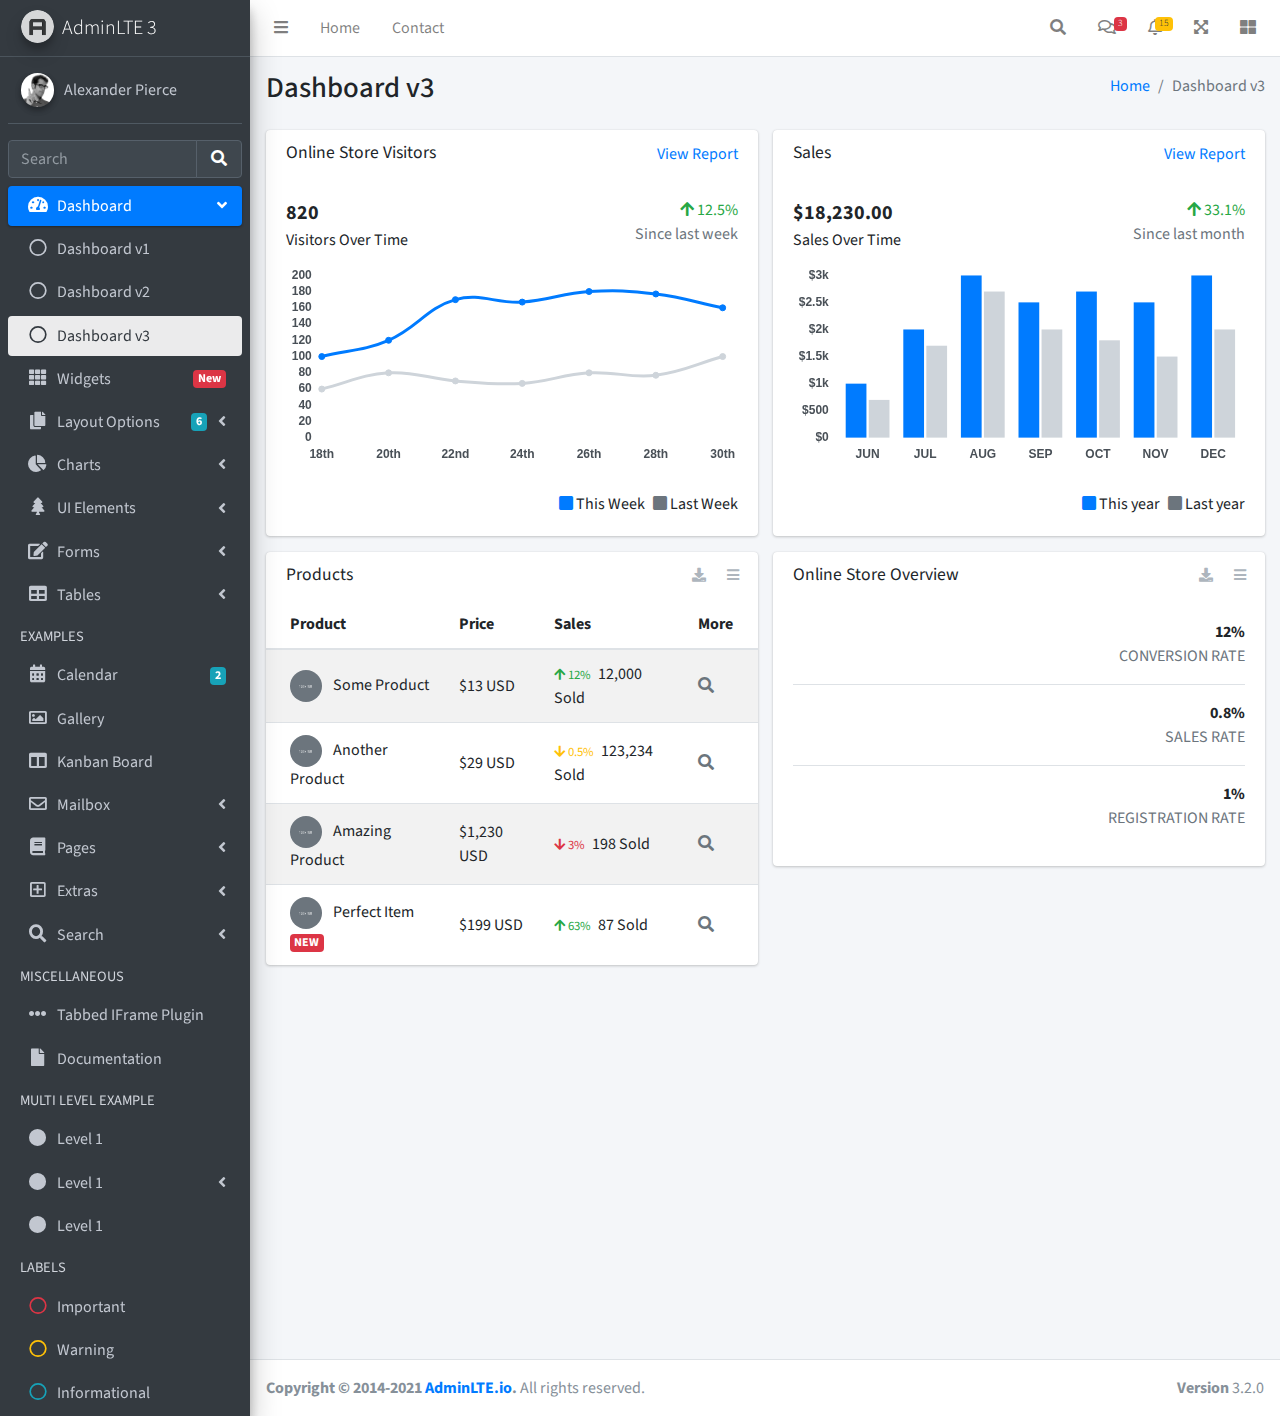
<file: practica4/index3.html>
<!DOCTYPE html>
<html lang="en">
<head>
  <meta charset="utf-8">
  <meta name="viewport" content="width=device-width, initial-scale=1">
  <title>AdminLTE 3 | Dashboard 3</title>

  <!-- Google Font: Source Sans Pro -->
  <link rel="stylesheet" href="https://fonts.googleapis.com/css?family=Source+Sans+Pro:300,400,400i,700&display=fallback">
  <!-- Font Awesome Icons -->
  <link rel="stylesheet" href="plugins/fontawesome-free/css/all.min.css">
  <!-- IonIcons -->
  <link rel="stylesheet" href="https://code.ionicframework.com/ionicons/2.0.1/css/ionicons.min.css">
  <!-- Theme style -->
  <link rel="stylesheet" href="dist/css/adminlte.min.css">
</head>
<!--
`body` tag options:

  Apply one or more of the following classes to to the body tag
  to get the desired effect

  * sidebar-collapse
  * sidebar-mini
-->
<body class="hold-transition sidebar-mini">
<div class="wrapper">
  <!-- Navbar -->
  <nav class="main-header navbar navbar-expand navbar-white navbar-light">
    <!-- Left navbar links -->
    <ul class="navbar-nav">
      <li class="nav-item">
        <a class="nav-link" data-widget="pushmenu" href="#" role="button"><i class="fas fa-bars"></i></a>
      </li>
      <li class="nav-item d-none d-sm-inline-block">
        <a href="index3.html" class="nav-link">Home</a>
      </li>
      <li class="nav-item d-none d-sm-inline-block">
        <a href="#" class="nav-link">Contact</a>
      </li>
    </ul>

    <!-- Right navbar links -->
    <ul class="navbar-nav ml-auto">
      <!-- Navbar Search -->
      <li class="nav-item">
        <a class="nav-link" data-widget="navbar-search" href="#" role="button">
          <i class="fas fa-search"></i>
        </a>
        <div class="navbar-search-block">
          <form class="form-inline">
            <div class="input-group input-group-sm">
              <input class="form-control form-control-navbar" type="search" placeholder="Search" aria-label="Search">
              <div class="input-group-append">
                <button class="btn btn-navbar" type="submit">
                  <i class="fas fa-search"></i>
                </button>
                <button class="btn btn-navbar" type="button" data-widget="navbar-search">
                  <i class="fas fa-times"></i>
                </button>
              </div>
            </div>
          </form>
        </div>
      </li>

      <!-- Messages Dropdown Menu -->
      <li class="nav-item dropdown">
        <a class="nav-link" data-toggle="dropdown" href="#">
          <i class="far fa-comments"></i>
          <span class="badge badge-danger navbar-badge">3</span>
        </a>
        <div class="dropdown-menu dropdown-menu-lg dropdown-menu-right">
          <a href="#" class="dropdown-item">
            <!-- Message Start -->
            <div class="media">
              <img src="dist/img/user1-128x128.jpg" alt="User Avatar" class="img-size-50 mr-3 img-circle">
              <div class="media-body">
                <h3 class="dropdown-item-title">
                  Brad Diesel
                  <span class="float-right text-sm text-danger"><i class="fas fa-star"></i></span>
                </h3>
                <p class="text-sm">Call me whenever you can...</p>
                <p class="text-sm text-muted"><i class="far fa-clock mr-1"></i> 4 Hours Ago</p>
              </div>
            </div>
            <!-- Message End -->
          </a>
          <div class="dropdown-divider"></div>
          <a href="#" class="dropdown-item">
            <!-- Message Start -->
            <div class="media">
              <img src="dist/img/user8-128x128.jpg" alt="User Avatar" class="img-size-50 img-circle mr-3">
              <div class="media-body">
                <h3 class="dropdown-item-title">
                  John Pierce
                  <span class="float-right text-sm text-muted"><i class="fas fa-star"></i></span>
                </h3>
                <p class="text-sm">I got your message bro</p>
                <p class="text-sm text-muted"><i class="far fa-clock mr-1"></i> 4 Hours Ago</p>
              </div>
            </div>
            <!-- Message End -->
          </a>
          <div class="dropdown-divider"></div>
          <a href="#" class="dropdown-item">
            <!-- Message Start -->
            <div class="media">
              <img src="dist/img/user3-128x128.jpg" alt="User Avatar" class="img-size-50 img-circle mr-3">
              <div class="media-body">
                <h3 class="dropdown-item-title">
                  Nora Silvester
                  <span class="float-right text-sm text-warning"><i class="fas fa-star"></i></span>
                </h3>
                <p class="text-sm">The subject goes here</p>
                <p class="text-sm text-muted"><i class="far fa-clock mr-1"></i> 4 Hours Ago</p>
              </div>
            </div>
            <!-- Message End -->
          </a>
          <div class="dropdown-divider"></div>
          <a href="#" class="dropdown-item dropdown-footer">See All Messages</a>
        </div>
      </li>
      <!-- Notifications Dropdown Menu -->
      <li class="nav-item dropdown">
        <a class="nav-link" data-toggle="dropdown" href="#">
          <i class="far fa-bell"></i>
          <span class="badge badge-warning navbar-badge">15</span>
        </a>
        <div class="dropdown-menu dropdown-menu-lg dropdown-menu-right">
          <span class="dropdown-item dropdown-header">15 Notifications</span>
          <div class="dropdown-divider"></div>
          <a href="#" class="dropdown-item">
            <i class="fas fa-envelope mr-2"></i> 4 new messages
            <span class="float-right text-muted text-sm">3 mins</span>
          </a>
          <div class="dropdown-divider"></div>
          <a href="#" class="dropdown-item">
            <i class="fas fa-users mr-2"></i> 8 friend requests
            <span class="float-right text-muted text-sm">12 hours</span>
          </a>
          <div class="dropdown-divider"></div>
          <a href="#" class="dropdown-item">
            <i class="fas fa-file mr-2"></i> 3 new reports
            <span class="float-right text-muted text-sm">2 days</span>
          </a>
          <div class="dropdown-divider"></div>
          <a href="#" class="dropdown-item dropdown-footer">See All Notifications</a>
        </div>
      </li>
      <li class="nav-item">
        <a class="nav-link" data-widget="fullscreen" href="#" role="button">
          <i class="fas fa-expand-arrows-alt"></i>
        </a>
      </li>
      <li class="nav-item">
        <a class="nav-link" data-widget="control-sidebar" data-slide="true" href="#" role="button">
          <i class="fas fa-th-large"></i>
        </a>
      </li>
    </ul>
  </nav>
  <!-- /.navbar -->

  <!-- Main Sidebar Container -->
  <aside class="main-sidebar sidebar-dark-primary elevation-4">
    <!-- Brand Logo -->
    <a href="index3.html" class="brand-link">
      <img src="dist/img/AdminLTELogo.png" alt="AdminLTE Logo" class="brand-image img-circle elevation-3" style="opacity: .8">
      <span class="brand-text font-weight-light">AdminLTE 3</span>
    </a>

    <!-- Sidebar -->
    <div class="sidebar">
      <!-- Sidebar user panel (optional) -->
      <div class="user-panel mt-3 pb-3 mb-3 d-flex">
        <div class="image">
          <img src="dist/img/user2-160x160.jpg" class="img-circle elevation-2" alt="User Image">
        </div>
        <div class="info">
          <a href="#" class="d-block">Alexander Pierce</a>
        </div>
      </div>

      <!-- SidebarSearch Form -->
      <div class="form-inline">
        <div class="input-group" data-widget="sidebar-search">
          <input class="form-control form-control-sidebar" type="search" placeholder="Search" aria-label="Search">
          <div class="input-group-append">
            <button class="btn btn-sidebar">
              <i class="fas fa-search fa-fw"></i>
            </button>
          </div>
        </div>
      </div>

      <!-- Sidebar Menu -->
      <nav class="mt-2">
        <ul class="nav nav-pills nav-sidebar flex-column" data-widget="treeview" role="menu" data-accordion="false">
          <!-- Add icons to the links using the .nav-icon class
               with font-awesome or any other icon font library -->
          <li class="nav-item menu-open">
            <a href="#" class="nav-link active">
              <i class="nav-icon fas fa-tachometer-alt"></i>
              <p>
                Dashboard
                <i class="right fas fa-angle-left"></i>
              </p>
            </a>
            <ul class="nav nav-treeview">
              <li class="nav-item">
                <a href="./index.html" class="nav-link">
                  <i class="far fa-circle nav-icon"></i>
                  <p>Dashboard v1</p>
                </a>
              </li>
              <li class="nav-item">
                <a href="./index2.html" class="nav-link">
                  <i class="far fa-circle nav-icon"></i>
                  <p>Dashboard v2</p>
                </a>
              </li>
              <li class="nav-item">
                <a href="./index3.html" class="nav-link active">
                  <i class="far fa-circle nav-icon"></i>
                  <p>Dashboard v3</p>
                </a>
              </li>
            </ul>
          </li>
          <li class="nav-item">
            <a href="pages/widgets.html" class="nav-link">
              <i class="nav-icon fas fa-th"></i>
              <p>
                Widgets
                <span class="right badge badge-danger">New</span>
              </p>
            </a>
          </li>
          <li class="nav-item">
            <a href="#" class="nav-link">
              <i class="nav-icon fas fa-copy"></i>
              <p>
                Layout Options
                <i class="fas fa-angle-left right"></i>
                <span class="badge badge-info right">6</span>
              </p>
            </a>
            <ul class="nav nav-treeview">
              <li class="nav-item">
                <a href="pages/layout/top-nav.html" class="nav-link">
                  <i class="far fa-circle nav-icon"></i>
                  <p>Top Navigation</p>
                </a>
              </li>
              <li class="nav-item">
                <a href="pages/layout/top-nav-sidebar.html" class="nav-link">
                  <i class="far fa-circle nav-icon"></i>
                  <p>Top Navigation + Sidebar</p>
                </a>
              </li>
              <li class="nav-item">
                <a href="pages/layout/boxed.html" class="nav-link">
                  <i class="far fa-circle nav-icon"></i>
                  <p>Boxed</p>
                </a>
              </li>
              <li class="nav-item">
                <a href="pages/layout/fixed-sidebar.html" class="nav-link">
                  <i class="far fa-circle nav-icon"></i>
                  <p>Fixed Sidebar</p>
                </a>
              </li>
              <li class="nav-item">
                <a href="pages/layout/fixed-sidebar-custom.html" class="nav-link">
                  <i class="far fa-circle nav-icon"></i>
                  <p>Fixed Sidebar <small>+ Custom Area</small></p>
                </a>
              </li>
              <li class="nav-item">
                <a href="pages/layout/fixed-topnav.html" class="nav-link">
                  <i class="far fa-circle nav-icon"></i>
                  <p>Fixed Navbar</p>
                </a>
              </li>
              <li class="nav-item">
                <a href="pages/layout/fixed-footer.html" class="nav-link">
                  <i class="far fa-circle nav-icon"></i>
                  <p>Fixed Footer</p>
                </a>
              </li>
              <li class="nav-item">
                <a href="pages/layout/collapsed-sidebar.html" class="nav-link">
                  <i class="far fa-circle nav-icon"></i>
                  <p>Collapsed Sidebar</p>
                </a>
              </li>
            </ul>
          </li>
          <li class="nav-item">
            <a href="#" class="nav-link">
              <i class="nav-icon fas fa-chart-pie"></i>
              <p>
                Charts
                <i class="right fas fa-angle-left"></i>
              </p>
            </a>
            <ul class="nav nav-treeview">
              <li class="nav-item">
                <a href="pages/charts/chartjs.html" class="nav-link">
                  <i class="far fa-circle nav-icon"></i>
                  <p>ChartJS</p>
                </a>
              </li>
              <li class="nav-item">
                <a href="pages/charts/flot.html" class="nav-link">
                  <i class="far fa-circle nav-icon"></i>
                  <p>Flot</p>
                </a>
              </li>
              <li class="nav-item">
                <a href="pages/charts/inline.html" class="nav-link">
                  <i class="far fa-circle nav-icon"></i>
                  <p>Inline</p>
                </a>
              </li>
              <li class="nav-item">
                <a href="pages/charts/uplot.html" class="nav-link">
                  <i class="far fa-circle nav-icon"></i>
                  <p>uPlot</p>
                </a>
              </li>
            </ul>
          </li>
          <li class="nav-item">
            <a href="#" class="nav-link">
              <i class="nav-icon fas fa-tree"></i>
              <p>
                UI Elements
                <i class="fas fa-angle-left right"></i>
              </p>
            </a>
            <ul class="nav nav-treeview">
              <li class="nav-item">
                <a href="pages/UI/general.php" class="nav-link">
                  <i class="far fa-circle nav-icon"></i>
                  <p>General</p>
                </a>
              </li>
              <li class="nav-item">
                <a href="pages/UI/icons.html" class="nav-link">
                  <i class="far fa-circle nav-icon"></i>
                  <p>Icons</p>
                </a>
              </li>
              <li class="nav-item">
                <a href="pages/UI/buttons.html" class="nav-link">
                  <i class="far fa-circle nav-icon"></i>
                  <p>Buttons</p>
                </a>
              </li>
              <li class="nav-item">
                <a href="pages/UI/sliders.html" class="nav-link">
                  <i class="far fa-circle nav-icon"></i>
                  <p>Sliders</p>
                </a>
              </li>
              <li class="nav-item">
                <a href="pages/UI/modals.html" class="nav-link">
                  <i class="far fa-circle nav-icon"></i>
                  <p>Modals & Alerts</p>
                </a>
              </li>
              <li class="nav-item">
                <a href="pages/UI/navbar.html" class="nav-link">
                  <i class="far fa-circle nav-icon"></i>
                  <p>Navbar & Tabs</p>
                </a>
              </li>
              <li class="nav-item">
                <a href="pages/UI/timeline.html" class="nav-link">
                  <i class="far fa-circle nav-icon"></i>
                  <p>Timeline</p>
                </a>
              </li>
              <li class="nav-item">
                <a href="pages/UI/ribbons.html" class="nav-link">
                  <i class="far fa-circle nav-icon"></i>
                  <p>Ribbons</p>
                </a>
              </li>
            </ul>
          </li>
          <li class="nav-item">
            <a href="#" class="nav-link">
              <i class="nav-icon fas fa-edit"></i>
              <p>
                Forms
                <i class="fas fa-angle-left right"></i>
              </p>
            </a>
            <ul class="nav nav-treeview">
              <li class="nav-item">
                <a href="pages/forms/general.php" class="nav-link">
                  <i class="far fa-circle nav-icon"></i>
                  <p>General Elements</p>
                </a>
              </li>
              <li class="nav-item">
                <a href="pages/forms/advanced.html" class="nav-link">
                  <i class="far fa-circle nav-icon"></i>
                  <p>Advanced Elements</p>
                </a>
              </li>
              <li class="nav-item">
                <a href="pages/forms/editors.html" class="nav-link">
                  <i class="far fa-circle nav-icon"></i>
                  <p>Editors</p>
                </a>
              </li>
              <li class="nav-item">
                <a href="pages/forms/validation.html" class="nav-link">
                  <i class="far fa-circle nav-icon"></i>
                  <p>Validation</p>
                </a>
              </li>
            </ul>
          </li>
          <li class="nav-item">
            <a href="#" class="nav-link">
              <i class="nav-icon fas fa-table"></i>
              <p>
                Tables
                <i class="fas fa-angle-left right"></i>
              </p>
            </a>
            <ul class="nav nav-treeview">
              <li class="nav-item">
                <a href="pages/tables/simple.html" class="nav-link">
                  <i class="far fa-circle nav-icon"></i>
                  <p>Simple Tables</p>
                </a>
              </li>
              <li class="nav-item">
                <a href="pages/tables/data.php" class="nav-link">
                  <i class="far fa-circle nav-icon"></i>
                  <p>DataTables</p>
                </a>
              </li>
              <li class="nav-item">
                <a href="pages/tables/jsgrid.html" class="nav-link">
                  <i class="far fa-circle nav-icon"></i>
                  <p>jsGrid</p>
                </a>
              </li>
            </ul>
          </li>
          <li class="nav-header">EXAMPLES</li>
          <li class="nav-item">
            <a href="pages/calendar.html" class="nav-link">
              <i class="nav-icon fas fa-calendar-alt"></i>
              <p>
                Calendar
                <span class="badge badge-info right">2</span>
              </p>
            </a>
          </li>
          <li class="nav-item">
            <a href="pages/gallery.html" class="nav-link">
              <i class="nav-icon far fa-image"></i>
              <p>
                Gallery
              </p>
            </a>
          </li>
          <li class="nav-item">
            <a href="pages/kanban.html" class="nav-link">
              <i class="nav-icon fas fa-columns"></i>
              <p>
                Kanban Board
              </p>
            </a>
          </li>
          <li class="nav-item">
            <a href="#" class="nav-link">
              <i class="nav-icon far fa-envelope"></i>
              <p>
                Mailbox
                <i class="fas fa-angle-left right"></i>
              </p>
            </a>
            <ul class="nav nav-treeview">
              <li class="nav-item">
                <a href="pages/mailbox/mailbox.html" class="nav-link">
                  <i class="far fa-circle nav-icon"></i>
                  <p>Inbox</p>
                </a>
              </li>
              <li class="nav-item">
                <a href="pages/mailbox/compose.html" class="nav-link">
                  <i class="far fa-circle nav-icon"></i>
                  <p>Compose</p>
                </a>
              </li>
              <li class="nav-item">
                <a href="pages/mailbox/read-mail.html" class="nav-link">
                  <i class="far fa-circle nav-icon"></i>
                  <p>Read</p>
                </a>
              </li>
            </ul>
          </li>
          <li class="nav-item">
            <a href="#" class="nav-link">
              <i class="nav-icon fas fa-book"></i>
              <p>
                Pages
                <i class="fas fa-angle-left right"></i>
              </p>
            </a>
            <ul class="nav nav-treeview">
              <li class="nav-item">
                <a href="pages/examples/invoice.html" class="nav-link">
                  <i class="far fa-circle nav-icon"></i>
                  <p>Invoice</p>
                </a>
              </li>
              <li class="nav-item">
                <a href="pages/examples/profile.html" class="nav-link">
                  <i class="far fa-circle nav-icon"></i>
                  <p>Profile</p>
                </a>
              </li>
              <li class="nav-item">
                <a href="pages/examples/e-commerce.html" class="nav-link">
                  <i class="far fa-circle nav-icon"></i>
                  <p>E-commerce</p>
                </a>
              </li>
              <li class="nav-item">
                <a href="pages/examples/projects.html" class="nav-link">
                  <i class="far fa-circle nav-icon"></i>
                  <p>Projects</p>
                </a>
              </li>
              <li class="nav-item">
                <a href="pages/examples/project-add.html" class="nav-link">
                  <i class="far fa-circle nav-icon"></i>
                  <p>Project Add</p>
                </a>
              </li>
              <li class="nav-item">
                <a href="pages/examples/project-edit.html" class="nav-link">
                  <i class="far fa-circle nav-icon"></i>
                  <p>Project Edit</p>
                </a>
              </li>
              <li class="nav-item">
                <a href="pages/examples/project-detail.html" class="nav-link">
                  <i class="far fa-circle nav-icon"></i>
                  <p>Project Detail</p>
                </a>
              </li>
              <li class="nav-item">
                <a href="pages/examples/contacts.html" class="nav-link">
                  <i class="far fa-circle nav-icon"></i>
                  <p>Contacts</p>
                </a>
              </li>
              <li class="nav-item">
                <a href="pages/examples/faq.html" class="nav-link">
                  <i class="far fa-circle nav-icon"></i>
                  <p>FAQ</p>
                </a>
              </li>
              <li class="nav-item">
                <a href="pages/examples/contact-us.html" class="nav-link">
                  <i class="far fa-circle nav-icon"></i>
                  <p>Contact us</p>
                </a>
              </li>
            </ul>
          </li>
          <li class="nav-item">
            <a href="#" class="nav-link">
              <i class="nav-icon far fa-plus-square"></i>
              <p>
                Extras
                <i class="fas fa-angle-left right"></i>
              </p>
            </a>
            <ul class="nav nav-treeview">
              <li class="nav-item">
                <a href="#" class="nav-link">
                  <i class="far fa-circle nav-icon"></i>
                  <p>
                    Login & Register v1
                    <i class="fas fa-angle-left right"></i>
                  </p>
                </a>
                <ul class="nav nav-treeview">
                  <li class="nav-item">
                    <a href="pages/examples/login.html" class="nav-link">
                      <i class="far fa-circle nav-icon"></i>
                      <p>Login v1</p>
                    </a>
                  </li>
                  <li class="nav-item">
                    <a href="pages/examples/register.html" class="nav-link">
                      <i class="far fa-circle nav-icon"></i>
                      <p>Register v1</p>
                    </a>
                  </li>
                  <li class="nav-item">
                    <a href="pages/examples/forgot-password.html" class="nav-link">
                      <i class="far fa-circle nav-icon"></i>
                      <p>Forgot Password v1</p>
                    </a>
                  </li>
                  <li class="nav-item">
                    <a href="pages/examples/recover-password.html" class="nav-link">
                      <i class="far fa-circle nav-icon"></i>
                      <p>Recover Password v1</p>
                    </a>
                  </li>
                </ul>
              </li>
              <li class="nav-item">
                <a href="#" class="nav-link">
                  <i class="far fa-circle nav-icon"></i>
                  <p>
                    Login & Register v2
                    <i class="fas fa-angle-left right"></i>
                  </p>
                </a>
                <ul class="nav nav-treeview">
                  <li class="nav-item">
                    <a href="pages/examples/login-v2.html" class="nav-link">
                      <i class="far fa-circle nav-icon"></i>
                      <p>Login v2</p>
                    </a>
                  </li>
                  <li class="nav-item">
                    <a href="pages/examples/register-v2.html" class="nav-link">
                      <i class="far fa-circle nav-icon"></i>
                      <p>Register v2</p>
                    </a>
                  </li>
                  <li class="nav-item">
                    <a href="pages/examples/forgot-password-v2.html" class="nav-link">
                      <i class="far fa-circle nav-icon"></i>
                      <p>Forgot Password v2</p>
                    </a>
                  </li>
                  <li class="nav-item">
                    <a href="pages/examples/recover-password-v2.html" class="nav-link">
                      <i class="far fa-circle nav-icon"></i>
                      <p>Recover Password v2</p>
                    </a>
                  </li>
                </ul>
              </li>
              <li class="nav-item">
                <a href="pages/examples/lockscreen.html" class="nav-link">
                  <i class="far fa-circle nav-icon"></i>
                  <p>Lockscreen</p>
                </a>
              </li>
              <li class="nav-item">
                <a href="pages/examples/legacy-user-menu.html" class="nav-link">
                  <i class="far fa-circle nav-icon"></i>
                  <p>Legacy User Menu</p>
                </a>
              </li>
              <li class="nav-item">
                <a href="pages/examples/language-menu.html" class="nav-link">
                  <i class="far fa-circle nav-icon"></i>
                  <p>Language Menu</p>
                </a>
              </li>
              <li class="nav-item">
                <a href="pages/examples/404.html" class="nav-link">
                  <i class="far fa-circle nav-icon"></i>
                  <p>Error 404</p>
                </a>
              </li>
              <li class="nav-item">
                <a href="pages/examples/500.html" class="nav-link">
                  <i class="far fa-circle nav-icon"></i>
                  <p>Error 500</p>
                </a>
              </li>
              <li class="nav-item">
                <a href="pages/examples/pace.html" class="nav-link">
                  <i class="far fa-circle nav-icon"></i>
                  <p>Pace</p>
                </a>
              </li>
              <li class="nav-item">
                <a href="pages/examples/blank.html" class="nav-link">
                  <i class="far fa-circle nav-icon"></i>
                  <p>Blank Page</p>
                </a>
              </li>
              <li class="nav-item">
                <a href="starter.html" class="nav-link">
                  <i class="far fa-circle nav-icon"></i>
                  <p>Starter Page</p>
                </a>
              </li>
            </ul>
          </li>
          <li class="nav-item">
            <a href="#" class="nav-link">
              <i class="nav-icon fas fa-search"></i>
              <p>
                Search
                <i class="fas fa-angle-left right"></i>
              </p>
            </a>
            <ul class="nav nav-treeview">
              <li class="nav-item">
                <a href="pages/search/simple.html" class="nav-link">
                  <i class="far fa-circle nav-icon"></i>
                  <p>Simple Search</p>
                </a>
              </li>
              <li class="nav-item">
                <a href="pages/search/enhanced.html" class="nav-link">
                  <i class="far fa-circle nav-icon"></i>
                  <p>Enhanced</p>
                </a>
              </li>
            </ul>
          </li>
          <li class="nav-header">MISCELLANEOUS</li>
          <li class="nav-item">
            <a href="iframe.html" class="nav-link">
              <i class="nav-icon fas fa-ellipsis-h"></i>
              <p>Tabbed IFrame Plugin</p>
            </a>
          </li>
          <li class="nav-item">
            <a href="https://adminlte.io/docs/3.1/" class="nav-link">
              <i class="nav-icon fas fa-file"></i>
              <p>Documentation</p>
            </a>
          </li>
          <li class="nav-header">MULTI LEVEL EXAMPLE</li>
          <li class="nav-item">
            <a href="#" class="nav-link">
              <i class="fas fa-circle nav-icon"></i>
              <p>Level 1</p>
            </a>
          </li>
          <li class="nav-item">
            <a href="#" class="nav-link">
              <i class="nav-icon fas fa-circle"></i>
              <p>
                Level 1
                <i class="right fas fa-angle-left"></i>
              </p>
            </a>
            <ul class="nav nav-treeview">
              <li class="nav-item">
                <a href="#" class="nav-link">
                  <i class="far fa-circle nav-icon"></i>
                  <p>Level 2</p>
                </a>
              </li>
              <li class="nav-item">
                <a href="#" class="nav-link">
                  <i class="far fa-circle nav-icon"></i>
                  <p>
                    Level 2
                    <i class="right fas fa-angle-left"></i>
                  </p>
                </a>
                <ul class="nav nav-treeview">
                  <li class="nav-item">
                    <a href="#" class="nav-link">
                      <i class="far fa-dot-circle nav-icon"></i>
                      <p>Level 3</p>
                    </a>
                  </li>
                  <li class="nav-item">
                    <a href="#" class="nav-link">
                      <i class="far fa-dot-circle nav-icon"></i>
                      <p>Level 3</p>
                    </a>
                  </li>
                  <li class="nav-item">
                    <a href="#" class="nav-link">
                      <i class="far fa-dot-circle nav-icon"></i>
                      <p>Level 3</p>
                    </a>
                  </li>
                </ul>
              </li>
              <li class="nav-item">
                <a href="#" class="nav-link">
                  <i class="far fa-circle nav-icon"></i>
                  <p>Level 2</p>
                </a>
              </li>
            </ul>
          </li>
          <li class="nav-item">
            <a href="#" class="nav-link">
              <i class="fas fa-circle nav-icon"></i>
              <p>Level 1</p>
            </a>
          </li>
          <li class="nav-header">LABELS</li>
          <li class="nav-item">
            <a href="#" class="nav-link">
              <i class="nav-icon far fa-circle text-danger"></i>
              <p class="text">Important</p>
            </a>
          </li>
          <li class="nav-item">
            <a href="#" class="nav-link">
              <i class="nav-icon far fa-circle text-warning"></i>
              <p>Warning</p>
            </a>
          </li>
          <li class="nav-item">
            <a href="#" class="nav-link">
              <i class="nav-icon far fa-circle text-info"></i>
              <p>Informational</p>
            </a>
          </li>
        </ul>
      </nav>
      <!-- /.sidebar-menu -->
    </div>
    <!-- /.sidebar -->
  </aside>

  <!-- Content Wrapper. Contains page content -->
  <div class="content-wrapper">
    <!-- Content Header (Page header) -->
    <div class="content-header">
      <div class="container-fluid">
        <div class="row mb-2">
          <div class="col-sm-6">
            <h1 class="m-0">Dashboard v3</h1>
          </div><!-- /.col -->
          <div class="col-sm-6">
            <ol class="breadcrumb float-sm-right">
              <li class="breadcrumb-item"><a href="#">Home</a></li>
              <li class="breadcrumb-item active">Dashboard v3</li>
            </ol>
          </div><!-- /.col -->
        </div><!-- /.row -->
      </div><!-- /.container-fluid -->
    </div>
    <!-- /.content-header -->

    <!-- Main content -->
    <div class="content">
      <div class="container-fluid">
        <div class="row">
          <div class="col-lg-6">
            <div class="card">
              <div class="card-header border-0">
                <div class="d-flex justify-content-between">
                  <h3 class="card-title">Online Store Visitors</h3>
                  <a href="javascript:void(0);">View Report</a>
                </div>
              </div>
              <div class="card-body">
                <div class="d-flex">
                  <p class="d-flex flex-column">
                    <span class="text-bold text-lg">820</span>
                    <span>Visitors Over Time</span>
                  </p>
                  <p class="ml-auto d-flex flex-column text-right">
                    <span class="text-success">
                      <i class="fas fa-arrow-up"></i> 12.5%
                    </span>
                    <span class="text-muted">Since last week</span>
                  </p>
                </div>
                <!-- /.d-flex -->

                <div class="position-relative mb-4">
                  <canvas id="visitors-chart" height="200"></canvas>
                </div>

                <div class="d-flex flex-row justify-content-end">
                  <span class="mr-2">
                    <i class="fas fa-square text-primary"></i> This Week
                  </span>

                  <span>
                    <i class="fas fa-square text-gray"></i> Last Week
                  </span>
                </div>
              </div>
            </div>
            <!-- /.card -->

            <div class="card">
              <div class="card-header border-0">
                <h3 class="card-title">Products</h3>
                <div class="card-tools">
                  <a href="#" class="btn btn-tool btn-sm">
                    <i class="fas fa-download"></i>
                  </a>
                  <a href="#" class="btn btn-tool btn-sm">
                    <i class="fas fa-bars"></i>
                  </a>
                </div>
              </div>
              <div class="card-body table-responsive p-0">
                <table class="table table-striped table-valign-middle">
                  <thead>
                  <tr>
                    <th>Product</th>
                    <th>Price</th>
                    <th>Sales</th>
                    <th>More</th>
                  </tr>
                  </thead>
                  <tbody>
                  <tr>
                    <td>
                      <img src="dist/img/default-150x150.png" alt="Product 1" class="img-circle img-size-32 mr-2">
                      Some Product
                    </td>
                    <td>$13 USD</td>
                    <td>
                      <small class="text-success mr-1">
                        <i class="fas fa-arrow-up"></i>
                        12%
                      </small>
                      12,000 Sold
                    </td>
                    <td>
                      <a href="#" class="text-muted">
                        <i class="fas fa-search"></i>
                      </a>
                    </td>
                  </tr>
                  <tr>
                    <td>
                      <img src="dist/img/default-150x150.png" alt="Product 1" class="img-circle img-size-32 mr-2">
                      Another Product
                    </td>
                    <td>$29 USD</td>
                    <td>
                      <small class="text-warning mr-1">
                        <i class="fas fa-arrow-down"></i>
                        0.5%
                      </small>
                      123,234 Sold
                    </td>
                    <td>
                      <a href="#" class="text-muted">
                        <i class="fas fa-search"></i>
                      </a>
                    </td>
                  </tr>
                  <tr>
                    <td>
                      <img src="dist/img/default-150x150.png" alt="Product 1" class="img-circle img-size-32 mr-2">
                      Amazing Product
                    </td>
                    <td>$1,230 USD</td>
                    <td>
                      <small class="text-danger mr-1">
                        <i class="fas fa-arrow-down"></i>
                        3%
                      </small>
                      198 Sold
                    </td>
                    <td>
                      <a href="#" class="text-muted">
                        <i class="fas fa-search"></i>
                      </a>
                    </td>
                  </tr>
                  <tr>
                    <td>
                      <img src="dist/img/default-150x150.png" alt="Product 1" class="img-circle img-size-32 mr-2">
                      Perfect Item
                      <span class="badge bg-danger">NEW</span>
                    </td>
                    <td>$199 USD</td>
                    <td>
                      <small class="text-success mr-1">
                        <i class="fas fa-arrow-up"></i>
                        63%
                      </small>
                      87 Sold
                    </td>
                    <td>
                      <a href="#" class="text-muted">
                        <i class="fas fa-search"></i>
                      </a>
                    </td>
                  </tr>
                  </tbody>
                </table>
              </div>
            </div>
            <!-- /.card -->
          </div>
          <!-- /.col-md-6 -->
          <div class="col-lg-6">
            <div class="card">
              <div class="card-header border-0">
                <div class="d-flex justify-content-between">
                  <h3 class="card-title">Sales</h3>
                  <a href="javascript:void(0);">View Report</a>
                </div>
              </div>
              <div class="card-body">
                <div class="d-flex">
                  <p class="d-flex flex-column">
                    <span class="text-bold text-lg">$18,230.00</span>
                    <span>Sales Over Time</span>
                  </p>
                  <p class="ml-auto d-flex flex-column text-right">
                    <span class="text-success">
                      <i class="fas fa-arrow-up"></i> 33.1%
                    </span>
                    <span class="text-muted">Since last month</span>
                  </p>
                </div>
                <!-- /.d-flex -->

                <div class="position-relative mb-4">
                  <canvas id="sales-chart" height="200"></canvas>
                </div>

                <div class="d-flex flex-row justify-content-end">
                  <span class="mr-2">
                    <i class="fas fa-square text-primary"></i> This year
                  </span>

                  <span>
                    <i class="fas fa-square text-gray"></i> Last year
                  </span>
                </div>
              </div>
            </div>
            <!-- /.card -->

            <div class="card">
              <div class="card-header border-0">
                <h3 class="card-title">Online Store Overview</h3>
                <div class="card-tools">
                  <a href="#" class="btn btn-sm btn-tool">
                    <i class="fas fa-download"></i>
                  </a>
                  <a href="#" class="btn btn-sm btn-tool">
                    <i class="fas fa-bars"></i>
                  </a>
                </div>
              </div>
              <div class="card-body">
                <div class="d-flex justify-content-between align-items-center border-bottom mb-3">
                  <p class="text-success text-xl">
                    <i class="ion ion-ios-refresh-empty"></i>
                  </p>
                  <p class="d-flex flex-column text-right">
                    <span class="font-weight-bold">
                      <i class="ion ion-android-arrow-up text-success"></i> 12%
                    </span>
                    <span class="text-muted">CONVERSION RATE</span>
                  </p>
                </div>
                <!-- /.d-flex -->
                <div class="d-flex justify-content-between align-items-center border-bottom mb-3">
                  <p class="text-warning text-xl">
                    <i class="ion ion-ios-cart-outline"></i>
                  </p>
                  <p class="d-flex flex-column text-right">
                    <span class="font-weight-bold">
                      <i class="ion ion-android-arrow-up text-warning"></i> 0.8%
                    </span>
                    <span class="text-muted">SALES RATE</span>
                  </p>
                </div>
                <!-- /.d-flex -->
                <div class="d-flex justify-content-between align-items-center mb-0">
                  <p class="text-danger text-xl">
                    <i class="ion ion-ios-people-outline"></i>
                  </p>
                  <p class="d-flex flex-column text-right">
                    <span class="font-weight-bold">
                      <i class="ion ion-android-arrow-down text-danger"></i> 1%
                    </span>
                    <span class="text-muted">REGISTRATION RATE</span>
                  </p>
                </div>
                <!-- /.d-flex -->
              </div>
            </div>
          </div>
          <!-- /.col-md-6 -->
        </div>
        <!-- /.row -->
      </div>
      <!-- /.container-fluid -->
    </div>
    <!-- /.content -->
  </div>
  <!-- /.content-wrapper -->

  <!-- Control Sidebar -->
  <aside class="control-sidebar control-sidebar-dark">
    <!-- Control sidebar content goes here -->
  </aside>
  <!-- /.control-sidebar -->

  <!-- Main Footer -->
  <footer class="main-footer">
    <strong>Copyright &copy; 2014-2021 <a href="https://adminlte.io">AdminLTE.io</a>.</strong>
    All rights reserved.
    <div class="float-right d-none d-sm-inline-block">
      <b>Version</b> 3.2.0
    </div>
  </footer>
</div>
<!-- ./wrapper -->

<!-- REQUIRED SCRIPTS -->

<!-- jQuery -->
<script src="plugins/jquery/jquery.min.js"></script>
<!-- Bootstrap -->
<script src="plugins/bootstrap/js/bootstrap.bundle.min.js"></script>
<!-- AdminLTE -->
<script src="dist/js/adminlte.js"></script>

<!-- OPTIONAL SCRIPTS -->
<script src="plugins/chart.js/Chart.min.js"></script>
<!-- AdminLTE for demo purposes -->
<script src="dist/js/demo.js"></script>
<!-- AdminLTE dashboard demo (This is only for demo purposes) -->
<script src="dist/js/pages/dashboard3.js"></script>
</body>
</html>
</file>
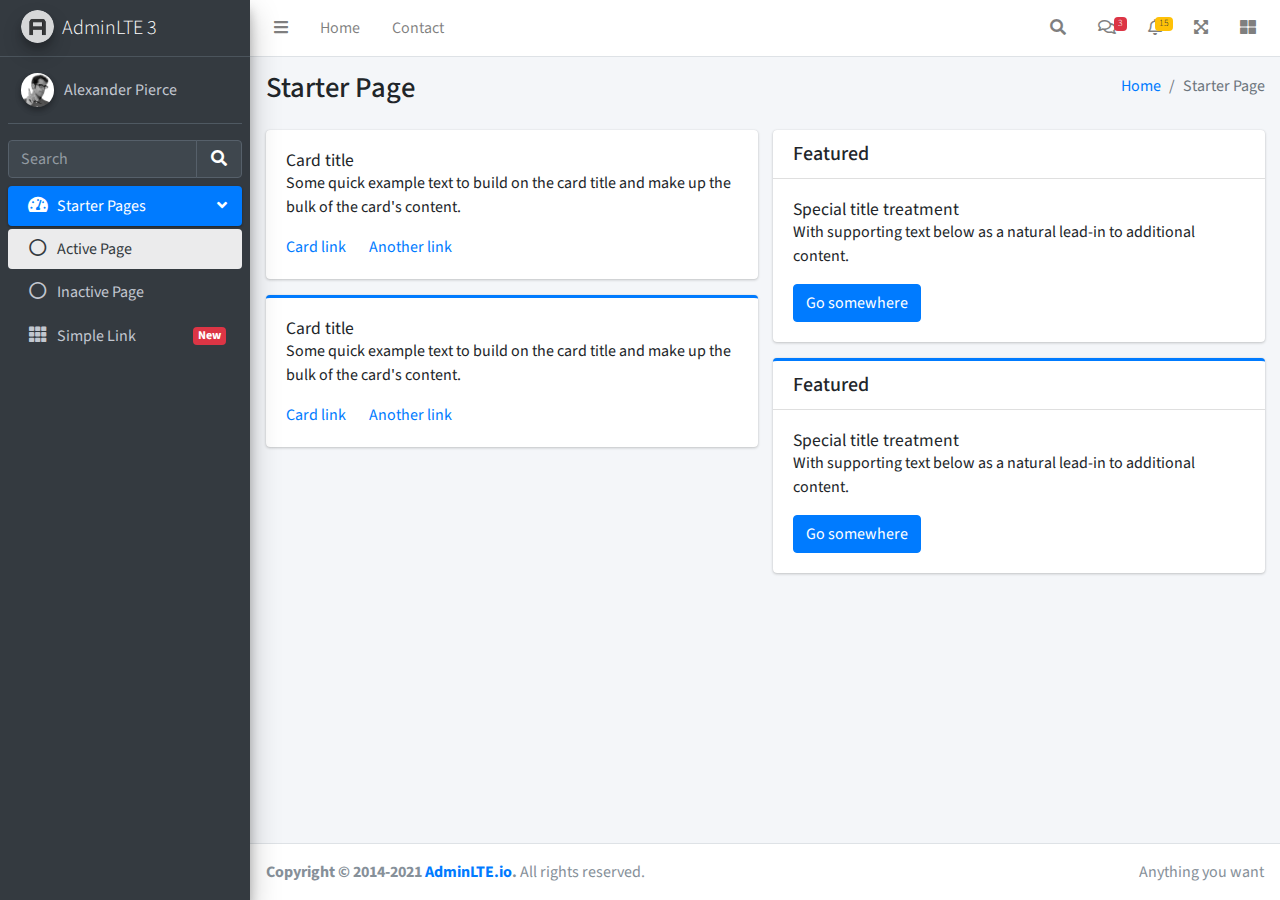
<file: practica4/starter.html>
<!DOCTYPE html>
<!--
This is a starter template page. Use this page to start your new project from
scratch. This page gets rid of all links and provides the needed markup only.
-->
<html lang="en">
<head>
  <meta charset="utf-8">
  <meta name="viewport" content="width=device-width, initial-scale=1">
  <title>AdminLTE 3 | Starter</title>

  <!-- Google Font: Source Sans Pro -->
  <link rel="stylesheet" href="https://fonts.googleapis.com/css?family=Source+Sans+Pro:300,400,400i,700&display=fallback">
  <!-- Font Awesome Icons -->
  <link rel="stylesheet" href="plugins/fontawesome-free/css/all.min.css">
  <!-- Theme style -->
  <link rel="stylesheet" href="dist/css/adminlte.min.css">
</head>
<body class="hold-transition sidebar-mini">
<div class="wrapper">

  <!-- Navbar -->
  <nav class="main-header navbar navbar-expand navbar-white navbar-light">
    <!-- Left navbar links -->
    <ul class="navbar-nav">
      <li class="nav-item">
        <a class="nav-link" data-widget="pushmenu" href="#" role="button"><i class="fas fa-bars"></i></a>
      </li>
      <li class="nav-item d-none d-sm-inline-block">
        <a href="index3.html" class="nav-link">Home</a>
      </li>
      <li class="nav-item d-none d-sm-inline-block">
        <a href="#" class="nav-link">Contact</a>
      </li>
    </ul>

    <!-- Right navbar links -->
    <ul class="navbar-nav ml-auto">
      <!-- Navbar Search -->
      <li class="nav-item">
        <a class="nav-link" data-widget="navbar-search" href="#" role="button">
          <i class="fas fa-search"></i>
        </a>
        <div class="navbar-search-block">
          <form class="form-inline">
            <div class="input-group input-group-sm">
              <input class="form-control form-control-navbar" type="search" placeholder="Search" aria-label="Search">
              <div class="input-group-append">
                <button class="btn btn-navbar" type="submit">
                  <i class="fas fa-search"></i>
                </button>
                <button class="btn btn-navbar" type="button" data-widget="navbar-search">
                  <i class="fas fa-times"></i>
                </button>
              </div>
            </div>
          </form>
        </div>
      </li>

      <!-- Messages Dropdown Menu -->
      <li class="nav-item dropdown">
        <a class="nav-link" data-toggle="dropdown" href="#">
          <i class="far fa-comments"></i>
          <span class="badge badge-danger navbar-badge">3</span>
        </a>
        <div class="dropdown-menu dropdown-menu-lg dropdown-menu-right">
          <a href="#" class="dropdown-item">
            <!-- Message Start -->
            <div class="media">
              <img src="dist/img/user1-128x128.jpg" alt="User Avatar" class="img-size-50 mr-3 img-circle">
              <div class="media-body">
                <h3 class="dropdown-item-title">
                  Brad Diesel
                  <span class="float-right text-sm text-danger"><i class="fas fa-star"></i></span>
                </h3>
                <p class="text-sm">Call me whenever you can...</p>
                <p class="text-sm text-muted"><i class="far fa-clock mr-1"></i> 4 Hours Ago</p>
              </div>
            </div>
            <!-- Message End -->
          </a>
          <div class="dropdown-divider"></div>
          <a href="#" class="dropdown-item">
            <!-- Message Start -->
            <div class="media">
              <img src="dist/img/user8-128x128.jpg" alt="User Avatar" class="img-size-50 img-circle mr-3">
              <div class="media-body">
                <h3 class="dropdown-item-title">
                  John Pierce
                  <span class="float-right text-sm text-muted"><i class="fas fa-star"></i></span>
                </h3>
                <p class="text-sm">I got your message bro</p>
                <p class="text-sm text-muted"><i class="far fa-clock mr-1"></i> 4 Hours Ago</p>
              </div>
            </div>
            <!-- Message End -->
          </a>
          <div class="dropdown-divider"></div>
          <a href="#" class="dropdown-item">
            <!-- Message Start -->
            <div class="media">
              <img src="dist/img/user3-128x128.jpg" alt="User Avatar" class="img-size-50 img-circle mr-3">
              <div class="media-body">
                <h3 class="dropdown-item-title">
                  Nora Silvester
                  <span class="float-right text-sm text-warning"><i class="fas fa-star"></i></span>
                </h3>
                <p class="text-sm">The subject goes here</p>
                <p class="text-sm text-muted"><i class="far fa-clock mr-1"></i> 4 Hours Ago</p>
              </div>
            </div>
            <!-- Message End -->
          </a>
          <div class="dropdown-divider"></div>
          <a href="#" class="dropdown-item dropdown-footer">See All Messages</a>
        </div>
      </li>
      <!-- Notifications Dropdown Menu -->
      <li class="nav-item dropdown">
        <a class="nav-link" data-toggle="dropdown" href="#">
          <i class="far fa-bell"></i>
          <span class="badge badge-warning navbar-badge">15</span>
        </a>
        <div class="dropdown-menu dropdown-menu-lg dropdown-menu-right">
          <span class="dropdown-header">15 Notifications</span>
          <div class="dropdown-divider"></div>
          <a href="#" class="dropdown-item">
            <i class="fas fa-envelope mr-2"></i> 4 new messages
            <span class="float-right text-muted text-sm">3 mins</span>
          </a>
          <div class="dropdown-divider"></div>
          <a href="#" class="dropdown-item">
            <i class="fas fa-users mr-2"></i> 8 friend requests
            <span class="float-right text-muted text-sm">12 hours</span>
          </a>
          <div class="dropdown-divider"></div>
          <a href="#" class="dropdown-item">
            <i class="fas fa-file mr-2"></i> 3 new reports
            <span class="float-right text-muted text-sm">2 days</span>
          </a>
          <div class="dropdown-divider"></div>
          <a href="#" class="dropdown-item dropdown-footer">See All Notifications</a>
        </div>
      </li>
      <li class="nav-item">
        <a class="nav-link" data-widget="fullscreen" href="#" role="button">
          <i class="fas fa-expand-arrows-alt"></i>
        </a>
      </li>
      <li class="nav-item">
        <a class="nav-link" data-widget="control-sidebar" data-slide="true" href="#" role="button">
          <i class="fas fa-th-large"></i>
        </a>
      </li>
    </ul>
  </nav>
  <!-- /.navbar -->

  <!-- Main Sidebar Container -->
  <aside class="main-sidebar sidebar-dark-primary elevation-4">
    <!-- Brand Logo -->
    <a href="index3.html" class="brand-link">
      <img src="dist/img/AdminLTELogo.png" alt="AdminLTE Logo" class="brand-image img-circle elevation-3" style="opacity: .8">
      <span class="brand-text font-weight-light">AdminLTE 3</span>
    </a>

    <!-- Sidebar -->
    <div class="sidebar">
      <!-- Sidebar user panel (optional) -->
      <div class="user-panel mt-3 pb-3 mb-3 d-flex">
        <div class="image">
          <img src="dist/img/user2-160x160.jpg" class="img-circle elevation-2" alt="User Image">
        </div>
        <div class="info">
          <a href="#" class="d-block">Alexander Pierce</a>
        </div>
      </div>

      <!-- SidebarSearch Form -->
      <div class="form-inline">
        <div class="input-group" data-widget="sidebar-search">
          <input class="form-control form-control-sidebar" type="search" placeholder="Search" aria-label="Search">
          <div class="input-group-append">
            <button class="btn btn-sidebar">
              <i class="fas fa-search fa-fw"></i>
            </button>
          </div>
        </div>
      </div>

      <!-- Sidebar Menu -->
      <nav class="mt-2">
        <ul class="nav nav-pills nav-sidebar flex-column" data-widget="treeview" role="menu" data-accordion="false">
          <!-- Add icons to the links using the .nav-icon class
               with font-awesome or any other icon font library -->
          <li class="nav-item menu-open">
            <a href="#" class="nav-link active">
              <i class="nav-icon fas fa-tachometer-alt"></i>
              <p>
                Starter Pages
                <i class="right fas fa-angle-left"></i>
              </p>
            </a>
            <ul class="nav nav-treeview">
              <li class="nav-item">
                <a href="#" class="nav-link active">
                  <i class="far fa-circle nav-icon"></i>
                  <p>Active Page</p>
                </a>
              </li>
              <li class="nav-item">
                <a href="#" class="nav-link">
                  <i class="far fa-circle nav-icon"></i>
                  <p>Inactive Page</p>
                </a>
              </li>
            </ul>
          </li>
          <li class="nav-item">
            <a href="#" class="nav-link">
              <i class="nav-icon fas fa-th"></i>
              <p>
                Simple Link
                <span class="right badge badge-danger">New</span>
              </p>
            </a>
          </li>
        </ul>
      </nav>
      <!-- /.sidebar-menu -->
    </div>
    <!-- /.sidebar -->
  </aside>

  <!-- Content Wrapper. Contains page content -->
  <div class="content-wrapper">
    <!-- Content Header (Page header) -->
    <div class="content-header">
      <div class="container-fluid">
        <div class="row mb-2">
          <div class="col-sm-6">
            <h1 class="m-0">Starter Page</h1>
          </div><!-- /.col -->
          <div class="col-sm-6">
            <ol class="breadcrumb float-sm-right">
              <li class="breadcrumb-item"><a href="#">Home</a></li>
              <li class="breadcrumb-item active">Starter Page</li>
            </ol>
          </div><!-- /.col -->
        </div><!-- /.row -->
      </div><!-- /.container-fluid -->
    </div>
    <!-- /.content-header -->

    <!-- Main content -->
    <div class="content">
      <div class="container-fluid">
        <div class="row">
          <div class="col-lg-6">
            <div class="card">
              <div class="card-body">
                <h5 class="card-title">Card title</h5>

                <p class="card-text">
                  Some quick example text to build on the card title and make up the bulk of the card's
                  content.
                </p>

                <a href="#" class="card-link">Card link</a>
                <a href="#" class="card-link">Another link</a>
              </div>
            </div>

            <div class="card card-primary card-outline">
              <div class="card-body">
                <h5 class="card-title">Card title</h5>

                <p class="card-text">
                  Some quick example text to build on the card title and make up the bulk of the card's
                  content.
                </p>
                <a href="#" class="card-link">Card link</a>
                <a href="#" class="card-link">Another link</a>
              </div>
            </div><!-- /.card -->
          </div>
          <!-- /.col-md-6 -->
          <div class="col-lg-6">
            <div class="card">
              <div class="card-header">
                <h5 class="m-0">Featured</h5>
              </div>
              <div class="card-body">
                <h6 class="card-title">Special title treatment</h6>

                <p class="card-text">With supporting text below as a natural lead-in to additional content.</p>
                <a href="#" class="btn btn-primary">Go somewhere</a>
              </div>
            </div>

            <div class="card card-primary card-outline">
              <div class="card-header">
                <h5 class="m-0">Featured</h5>
              </div>
              <div class="card-body">
                <h6 class="card-title">Special title treatment</h6>

                <p class="card-text">With supporting text below as a natural lead-in to additional content.</p>
                <a href="#" class="btn btn-primary">Go somewhere</a>
              </div>
            </div>
          </div>
          <!-- /.col-md-6 -->
        </div>
        <!-- /.row -->
      </div><!-- /.container-fluid -->
    </div>
    <!-- /.content -->
  </div>
  <!-- /.content-wrapper -->

  <!-- Control Sidebar -->
  <aside class="control-sidebar control-sidebar-dark">
    <!-- Control sidebar content goes here -->
    <div class="p-3">
      <h5>Title</h5>
      <p>Sidebar content</p>
    </div>
  </aside>
  <!-- /.control-sidebar -->

  <!-- Main Footer -->
  <footer class="main-footer">
    <!-- To the right -->
    <div class="float-right d-none d-sm-inline">
      Anything you want
    </div>
    <!-- Default to the left -->
    <strong>Copyright &copy; 2014-2021 <a href="https://adminlte.io">AdminLTE.io</a>.</strong> All rights reserved.
  </footer>
</div>
<!-- ./wrapper -->

<!-- REQUIRED SCRIPTS -->

<!-- jQuery -->
<script src="plugins/jquery/jquery.min.js"></script>
<!-- Bootstrap 4 -->
<script src="plugins/bootstrap/js/bootstrap.bundle.min.js"></script>
<!-- AdminLTE App -->
<script src="dist/js/adminlte.min.js"></script>
</body>
</html>
</file>
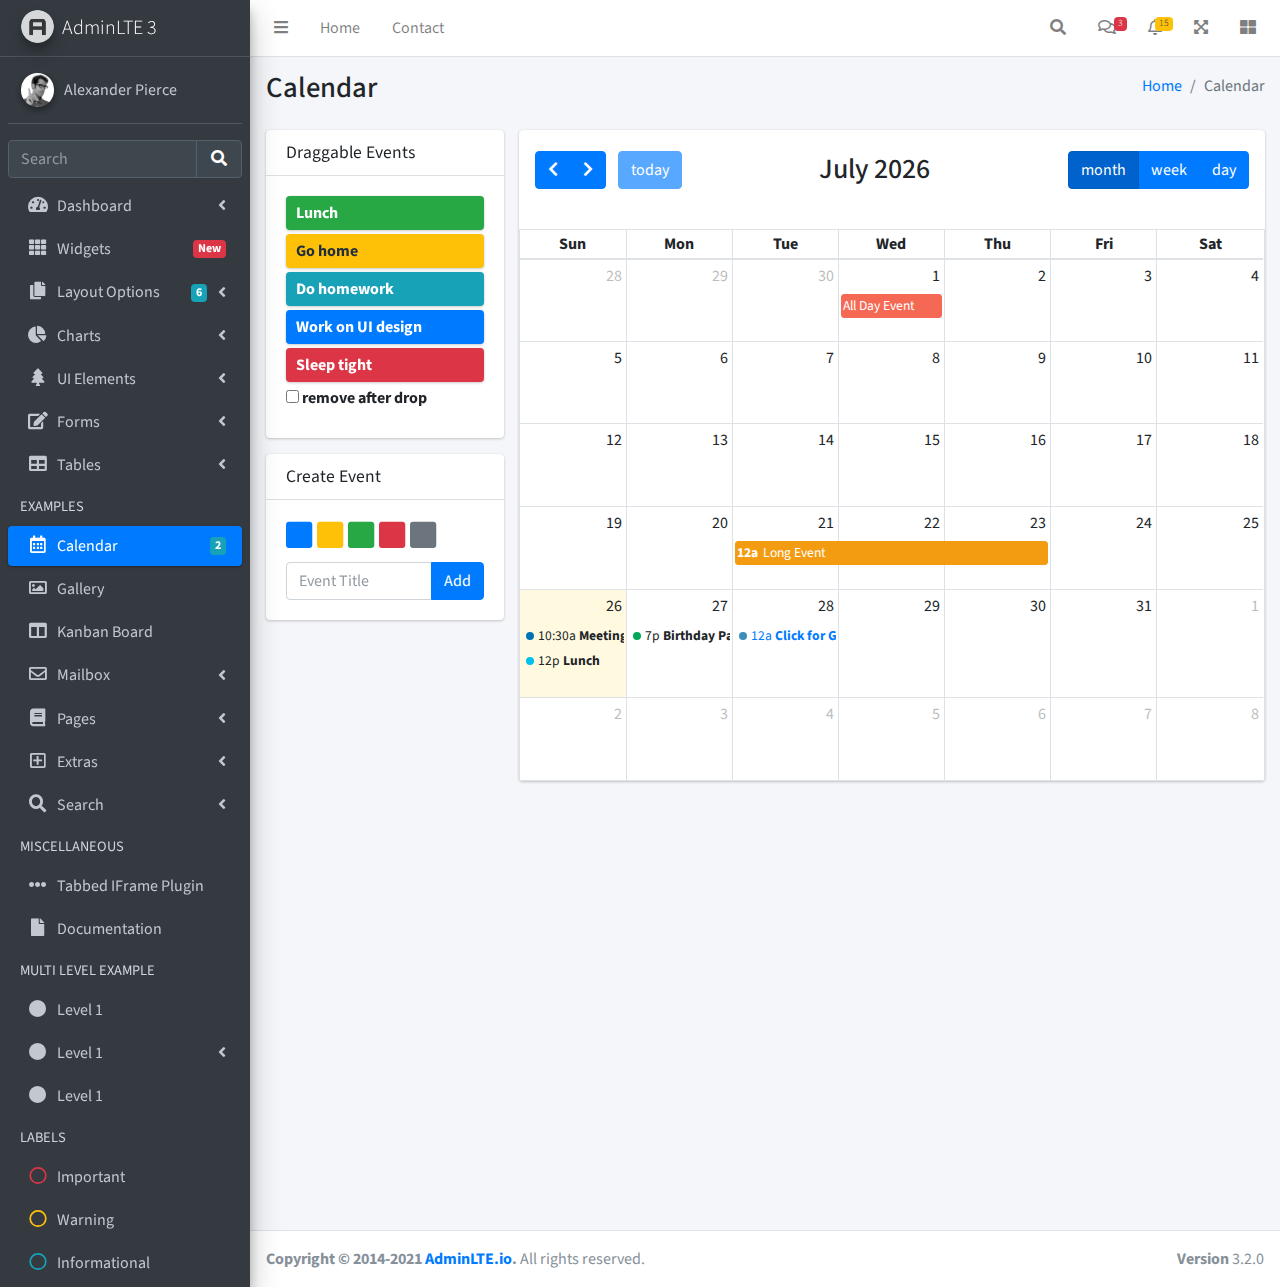
<file: practica4/pages/calendar.html>
<!DOCTYPE html>
<html lang="en">
<head>
  <meta charset="utf-8">
  <meta name="viewport" content="width=device-width, initial-scale=1">
  <title>AdminLTE 3 | Calendar</title>

  <!-- Google Font: Source Sans Pro -->
  <link rel="stylesheet" href="https://fonts.googleapis.com/css?family=Source+Sans+Pro:300,400,400i,700&display=fallback">
  <!-- Font Awesome -->
  <link rel="stylesheet" href="../plugins/fontawesome-free/css/all.min.css">
  <!-- fullCalendar -->
  <link rel="stylesheet" href="../plugins/fullcalendar/main.css">
  <!-- Theme style -->
  <link rel="stylesheet" href="../dist/css/adminlte.min.css">
</head>
<body class="hold-transition sidebar-mini">
<div class="wrapper">
  <!-- Navbar -->
  <nav class="main-header navbar navbar-expand navbar-white navbar-light">
    <!-- Left navbar links -->
    <ul class="navbar-nav">
      <li class="nav-item">
        <a class="nav-link" data-widget="pushmenu" href="#" role="button"><i class="fas fa-bars"></i></a>
      </li>
      <li class="nav-item d-none d-sm-inline-block">
        <a href="../index3.html" class="nav-link">Home</a>
      </li>
      <li class="nav-item d-none d-sm-inline-block">
        <a href="#" class="nav-link">Contact</a>
      </li>
    </ul>

    <!-- Right navbar links -->
    <ul class="navbar-nav ml-auto">
      <!-- Navbar Search -->
      <li class="nav-item">
        <a class="nav-link" data-widget="navbar-search" href="#" role="button">
          <i class="fas fa-search"></i>
        </a>
        <div class="navbar-search-block">
          <form class="form-inline">
            <div class="input-group input-group-sm">
              <input class="form-control form-control-navbar" type="search" placeholder="Search" aria-label="Search">
              <div class="input-group-append">
                <button class="btn btn-navbar" type="submit">
                  <i class="fas fa-search"></i>
                </button>
                <button class="btn btn-navbar" type="button" data-widget="navbar-search">
                  <i class="fas fa-times"></i>
                </button>
              </div>
            </div>
          </form>
        </div>
      </li>

      <!-- Messages Dropdown Menu -->
      <li class="nav-item dropdown">
        <a class="nav-link" data-toggle="dropdown" href="#">
          <i class="far fa-comments"></i>
          <span class="badge badge-danger navbar-badge">3</span>
        </a>
        <div class="dropdown-menu dropdown-menu-lg dropdown-menu-right">
          <a href="#" class="dropdown-item">
            <!-- Message Start -->
            <div class="media">
              <img src="../dist/img/user1-128x128.jpg" alt="User Avatar" class="img-size-50 mr-3 img-circle">
              <div class="media-body">
                <h3 class="dropdown-item-title">
                  Brad Diesel
                  <span class="float-right text-sm text-danger"><i class="fas fa-star"></i></span>
                </h3>
                <p class="text-sm">Call me whenever you can...</p>
                <p class="text-sm text-muted"><i class="far fa-clock mr-1"></i> 4 Hours Ago</p>
              </div>
            </div>
            <!-- Message End -->
          </a>
          <div class="dropdown-divider"></div>
          <a href="#" class="dropdown-item">
            <!-- Message Start -->
            <div class="media">
              <img src="../dist/img/user8-128x128.jpg" alt="User Avatar" class="img-size-50 img-circle mr-3">
              <div class="media-body">
                <h3 class="dropdown-item-title">
                  John Pierce
                  <span class="float-right text-sm text-muted"><i class="fas fa-star"></i></span>
                </h3>
                <p class="text-sm">I got your message bro</p>
                <p class="text-sm text-muted"><i class="far fa-clock mr-1"></i> 4 Hours Ago</p>
              </div>
            </div>
            <!-- Message End -->
          </a>
          <div class="dropdown-divider"></div>
          <a href="#" class="dropdown-item">
            <!-- Message Start -->
            <div class="media">
              <img src="../dist/img/user3-128x128.jpg" alt="User Avatar" class="img-size-50 img-circle mr-3">
              <div class="media-body">
                <h3 class="dropdown-item-title">
                  Nora Silvester
                  <span class="float-right text-sm text-warning"><i class="fas fa-star"></i></span>
                </h3>
                <p class="text-sm">The subject goes here</p>
                <p class="text-sm text-muted"><i class="far fa-clock mr-1"></i> 4 Hours Ago</p>
              </div>
            </div>
            <!-- Message End -->
          </a>
          <div class="dropdown-divider"></div>
          <a href="#" class="dropdown-item dropdown-footer">See All Messages</a>
        </div>
      </li>
      <!-- Notifications Dropdown Menu -->
      <li class="nav-item dropdown">
        <a class="nav-link" data-toggle="dropdown" href="#">
          <i class="far fa-bell"></i>
          <span class="badge badge-warning navbar-badge">15</span>
        </a>
        <div class="dropdown-menu dropdown-menu-lg dropdown-menu-right">
          <span class="dropdown-item dropdown-header">15 Notifications</span>
          <div class="dropdown-divider"></div>
          <a href="#" class="dropdown-item">
            <i class="fas fa-envelope mr-2"></i> 4 new messages
            <span class="float-right text-muted text-sm">3 mins</span>
          </a>
          <div class="dropdown-divider"></div>
          <a href="#" class="dropdown-item">
            <i class="fas fa-users mr-2"></i> 8 friend requests
            <span class="float-right text-muted text-sm">12 hours</span>
          </a>
          <div class="dropdown-divider"></div>
          <a href="#" class="dropdown-item">
            <i class="fas fa-file mr-2"></i> 3 new reports
            <span class="float-right text-muted text-sm">2 days</span>
          </a>
          <div class="dropdown-divider"></div>
          <a href="#" class="dropdown-item dropdown-footer">See All Notifications</a>
        </div>
      </li>
      <li class="nav-item">
        <a class="nav-link" data-widget="fullscreen" href="#" role="button">
          <i class="fas fa-expand-arrows-alt"></i>
        </a>
      </li>
      <li class="nav-item">
        <a class="nav-link" data-widget="control-sidebar" data-slide="true" href="#" role="button">
          <i class="fas fa-th-large"></i>
        </a>
      </li>
    </ul>
  </nav>
  <!-- /.navbar -->

  <!-- Main Sidebar Container -->
  <aside class="main-sidebar sidebar-dark-primary elevation-4">
    <!-- Brand Logo -->
    <a href="../index3.html" class="brand-link">
      <img src="../dist/img/AdminLTELogo.png" alt="AdminLTE Logo" class="brand-image img-circle elevation-3" style="opacity: .8">
      <span class="brand-text font-weight-light">AdminLTE 3</span>
    </a>

    <!-- Sidebar -->
    <div class="sidebar">
      <!-- Sidebar user panel (optional) -->
      <div class="user-panel mt-3 pb-3 mb-3 d-flex">
        <div class="image">
          <img src="../dist/img/user2-160x160.jpg" class="img-circle elevation-2" alt="User Image">
        </div>
        <div class="info">
          <a href="#" class="d-block">Alexander Pierce</a>
        </div>
      </div>

      <!-- SidebarSearch Form -->
      <div class="form-inline">
        <div class="input-group" data-widget="sidebar-search">
          <input class="form-control form-control-sidebar" type="search" placeholder="Search" aria-label="Search">
          <div class="input-group-append">
            <button class="btn btn-sidebar">
              <i class="fas fa-search fa-fw"></i>
            </button>
          </div>
        </div>
      </div>

      <!-- Sidebar Menu -->
      <nav class="mt-2">
        <ul class="nav nav-pills nav-sidebar flex-column" data-widget="treeview" role="menu" data-accordion="false">
          <!-- Add icons to the links using the .nav-icon class
               with font-awesome or any other icon font library -->
          <li class="nav-item">
            <a href="#" class="nav-link">
              <i class="nav-icon fas fa-tachometer-alt"></i>
              <p>
                Dashboard
                <i class="right fas fa-angle-left"></i>
              </p>
            </a>
            <ul class="nav nav-treeview">
              <li class="nav-item">
                <a href="../index.html" class="nav-link">
                  <i class="far fa-circle nav-icon"></i>
                  <p>Dashboard v1</p>
                </a>
              </li>
              <li class="nav-item">
                <a href="../index2.html" class="nav-link">
                  <i class="far fa-circle nav-icon"></i>
                  <p>Dashboard v2</p>
                </a>
              </li>
              <li class="nav-item">
                <a href="../index3.html" class="nav-link">
                  <i class="far fa-circle nav-icon"></i>
                  <p>Dashboard v3</p>
                </a>
              </li>
            </ul>
          </li>
          <li class="nav-item">
            <a href="widgets.html" class="nav-link">
              <i class="nav-icon fas fa-th"></i>
              <p>
                Widgets
                <span class="right badge badge-danger">New</span>
              </p>
            </a>
          </li>
          <li class="nav-item">
            <a href="#" class="nav-link">
              <i class="nav-icon fas fa-copy"></i>
              <p>
                Layout Options
                <i class="fas fa-angle-left right"></i>
                <span class="badge badge-info right">6</span>
              </p>
            </a>
            <ul class="nav nav-treeview">
              <li class="nav-item">
                <a href="layout/top-nav.html" class="nav-link">
                  <i class="far fa-circle nav-icon"></i>
                  <p>Top Navigation</p>
                </a>
              </li>
              <li class="nav-item">
                <a href="layout/top-nav-sidebar.html" class="nav-link">
                  <i class="far fa-circle nav-icon"></i>
                  <p>Top Navigation + Sidebar</p>
                </a>
              </li>
              <li class="nav-item">
                <a href="layout/boxed.html" class="nav-link">
                  <i class="far fa-circle nav-icon"></i>
                  <p>Boxed</p>
                </a>
              </li>
              <li class="nav-item">
                <a href="layout/fixed-sidebar.html" class="nav-link">
                  <i class="far fa-circle nav-icon"></i>
                  <p>Fixed Sidebar</p>
                </a>
              </li>
              <li class="nav-item">
                <a href="layout/fixed-sidebar-custom.html" class="nav-link">
                  <i class="far fa-circle nav-icon"></i>
                  <p>Fixed Sidebar <small>+ Custom Area</small></p>
                </a>
              </li>
              <li class="nav-item">
                <a href="layout/fixed-topnav.html" class="nav-link">
                  <i class="far fa-circle nav-icon"></i>
                  <p>Fixed Navbar</p>
                </a>
              </li>
              <li class="nav-item">
                <a href="layout/fixed-footer.html" class="nav-link">
                  <i class="far fa-circle nav-icon"></i>
                  <p>Fixed Footer</p>
                </a>
              </li>
              <li class="nav-item">
                <a href="layout/collapsed-sidebar.html" class="nav-link">
                  <i class="far fa-circle nav-icon"></i>
                  <p>Collapsed Sidebar</p>
                </a>
              </li>
            </ul>
          </li>
          <li class="nav-item">
            <a href="#" class="nav-link">
              <i class="nav-icon fas fa-chart-pie"></i>
              <p>
                Charts
                <i class="right fas fa-angle-left"></i>
              </p>
            </a>
            <ul class="nav nav-treeview">
              <li class="nav-item">
                <a href="charts/chartjs.html" class="nav-link">
                  <i class="far fa-circle nav-icon"></i>
                  <p>ChartJS</p>
                </a>
              </li>
              <li class="nav-item">
                <a href="charts/flot.html" class="nav-link">
                  <i class="far fa-circle nav-icon"></i>
                  <p>Flot</p>
                </a>
              </li>
              <li class="nav-item">
                <a href="charts/inline.html" class="nav-link">
                  <i class="far fa-circle nav-icon"></i>
                  <p>Inline</p>
                </a>
              </li>
              <li class="nav-item">
                <a href="charts/uplot.html" class="nav-link">
                  <i class="far fa-circle nav-icon"></i>
                  <p>uPlot</p>
                </a>
              </li>
            </ul>
          </li>
          <li class="nav-item">
            <a href="#" class="nav-link">
              <i class="nav-icon fas fa-tree"></i>
              <p>
                UI Elements
                <i class="fas fa-angle-left right"></i>
              </p>
            </a>
            <ul class="nav nav-treeview">
              <li class="nav-item">
                <a href="UI/general.html" class="nav-link">
                  <i class="far fa-circle nav-icon"></i>
                  <p>General</p>
                </a>
              </li>
              <li class="nav-item">
                <a href="UI/icons.html" class="nav-link">
                  <i class="far fa-circle nav-icon"></i>
                  <p>Icons</p>
                </a>
              </li>
              <li class="nav-item">
                <a href="UI/buttons.html" class="nav-link">
                  <i class="far fa-circle nav-icon"></i>
                  <p>Buttons</p>
                </a>
              </li>
              <li class="nav-item">
                <a href="UI/sliders.html" class="nav-link">
                  <i class="far fa-circle nav-icon"></i>
                  <p>Sliders</p>
                </a>
              </li>
              <li class="nav-item">
                <a href="UI/modals.html" class="nav-link">
                  <i class="far fa-circle nav-icon"></i>
                  <p>Modals & Alerts</p>
                </a>
              </li>
              <li class="nav-item">
                <a href="UI/navbar.html" class="nav-link">
                  <i class="far fa-circle nav-icon"></i>
                  <p>Navbar & Tabs</p>
                </a>
              </li>
              <li class="nav-item">
                <a href="UI/timeline.html" class="nav-link">
                  <i class="far fa-circle nav-icon"></i>
                  <p>Timeline</p>
                </a>
              </li>
              <li class="nav-item">
                <a href="UI/ribbons.html" class="nav-link">
                  <i class="far fa-circle nav-icon"></i>
                  <p>Ribbons</p>
                </a>
              </li>
            </ul>
          </li>
          <li class="nav-item">
            <a href="#" class="nav-link">
              <i class="nav-icon fas fa-edit"></i>
              <p>
                Forms
                <i class="fas fa-angle-left right"></i>
              </p>
            </a>
            <ul class="nav nav-treeview">
              <li class="nav-item">
                <a href="forms/general.html" class="nav-link">
                  <i class="far fa-circle nav-icon"></i>
                  <p>General Elements</p>
                </a>
              </li>
              <li class="nav-item">
                <a href="forms/advanced.html" class="nav-link">
                  <i class="far fa-circle nav-icon"></i>
                  <p>Advanced Elements</p>
                </a>
              </li>
              <li class="nav-item">
                <a href="forms/editors.html" class="nav-link">
                  <i class="far fa-circle nav-icon"></i>
                  <p>Editors</p>
                </a>
              </li>
              <li class="nav-item">
                <a href="forms/validation.html" class="nav-link">
                  <i class="far fa-circle nav-icon"></i>
                  <p>Validation</p>
                </a>
              </li>
            </ul>
          </li>
          <li class="nav-item">
            <a href="#" class="nav-link">
              <i class="nav-icon fas fa-table"></i>
              <p>
                Tables
                <i class="fas fa-angle-left right"></i>
              </p>
            </a>
            <ul class="nav nav-treeview">
              <li class="nav-item">
                <a href="tables/simple.html" class="nav-link">
                  <i class="far fa-circle nav-icon"></i>
                  <p>Simple Tables</p>
                </a>
              </li>
              <li class="nav-item">
                <a href="tables/data.html" class="nav-link">
                  <i class="far fa-circle nav-icon"></i>
                  <p>DataTables</p>
                </a>
              </li>
              <li class="nav-item">
                <a href="tables/jsgrid.html" class="nav-link">
                  <i class="far fa-circle nav-icon"></i>
                  <p>jsGrid</p>
                </a>
              </li>
            </ul>
          </li>
          <li class="nav-header">EXAMPLES</li>
          <li class="nav-item">
            <a href="calendar.html" class="nav-link active">
              <i class="nav-icon far fa-calendar-alt"></i>
              <p>
                Calendar
                <span class="badge badge-info right">2</span>
              </p>
            </a>
          </li>
          <li class="nav-item">
            <a href="gallery.html" class="nav-link">
              <i class="nav-icon far fa-image"></i>
              <p>
                Gallery
              </p>
            </a>
          </li>
          <li class="nav-item">
            <a href="kanban.html" class="nav-link">
              <i class="nav-icon fas fa-columns"></i>
              <p>
                Kanban Board
              </p>
            </a>
          </li>
          <li class="nav-item">
            <a href="#" class="nav-link">
              <i class="nav-icon far fa-envelope"></i>
              <p>
                Mailbox
                <i class="fas fa-angle-left right"></i>
              </p>
            </a>
            <ul class="nav nav-treeview">
              <li class="nav-item">
                <a href="mailbox/mailbox.html" class="nav-link">
                  <i class="far fa-circle nav-icon"></i>
                  <p>Inbox</p>
                </a>
              </li>
              <li class="nav-item">
                <a href="mailbox/compose.html" class="nav-link">
                  <i class="far fa-circle nav-icon"></i>
                  <p>Compose</p>
                </a>
              </li>
              <li class="nav-item">
                <a href="mailbox/read-mail.html" class="nav-link">
                  <i class="far fa-circle nav-icon"></i>
                  <p>Read</p>
                </a>
              </li>
            </ul>
          </li>
          <li class="nav-item">
            <a href="#" class="nav-link">
              <i class="nav-icon fas fa-book"></i>
              <p>
                Pages
                <i class="fas fa-angle-left right"></i>
              </p>
            </a>
            <ul class="nav nav-treeview">
              <li class="nav-item">
                <a href="examples/invoice.html" class="nav-link">
                  <i class="far fa-circle nav-icon"></i>
                  <p>Invoice</p>
                </a>
              </li>
              <li class="nav-item">
                <a href="examples/profile.html" class="nav-link">
                  <i class="far fa-circle nav-icon"></i>
                  <p>Profile</p>
                </a>
              </li>
              <li class="nav-item">
                <a href="examples/e-commerce.html" class="nav-link">
                  <i class="far fa-circle nav-icon"></i>
                  <p>E-commerce</p>
                </a>
              </li>
              <li class="nav-item">
                <a href="examples/projects.html" class="nav-link">
                  <i class="far fa-circle nav-icon"></i>
                  <p>Projects</p>
                </a>
              </li>
              <li class="nav-item">
                <a href="examples/project-add.html" class="nav-link">
                  <i class="far fa-circle nav-icon"></i>
                  <p>Project Add</p>
                </a>
              </li>
              <li class="nav-item">
                <a href="examples/project-edit.html" class="nav-link">
                  <i class="far fa-circle nav-icon"></i>
                  <p>Project Edit</p>
                </a>
              </li>
              <li class="nav-item">
                <a href="examples/project-detail.html" class="nav-link">
                  <i class="far fa-circle nav-icon"></i>
                  <p>Project Detail</p>
                </a>
              </li>
              <li class="nav-item">
                <a href="examples/contacts.html" class="nav-link">
                  <i class="far fa-circle nav-icon"></i>
                  <p>Contacts</p>
                </a>
              </li>
              <li class="nav-item">
                <a href="examples/faq.html" class="nav-link">
                  <i class="far fa-circle nav-icon"></i>
                  <p>FAQ</p>
                </a>
              </li>
              <li class="nav-item">
                <a href="examples/contact-us.html" class="nav-link">
                  <i class="far fa-circle nav-icon"></i>
                  <p>Contact us</p>
                </a>
              </li>
            </ul>
          </li>
          <li class="nav-item">
            <a href="#" class="nav-link">
              <i class="nav-icon far fa-plus-square"></i>
              <p>
                Extras
                <i class="fas fa-angle-left right"></i>
              </p>
            </a>
            <ul class="nav nav-treeview">
              <li class="nav-item">
                <a href="#" class="nav-link">
                  <i class="far fa-circle nav-icon"></i>
                  <p>
                    Login & Register v1
                    <i class="fas fa-angle-left right"></i>
                  </p>
                </a>
                <ul class="nav nav-treeview">
                  <li class="nav-item">
                    <a href="examples/login.html" class="nav-link">
                      <i class="far fa-circle nav-icon"></i>
                      <p>Login v1</p>
                    </a>
                  </li>
                  <li class="nav-item">
                    <a href="examples/register.html" class="nav-link">
                      <i class="far fa-circle nav-icon"></i>
                      <p>Register v1</p>
                    </a>
                  </li>
                  <li class="nav-item">
                    <a href="examples/forgot-password.html" class="nav-link">
                      <i class="far fa-circle nav-icon"></i>
                      <p>Forgot Password v1</p>
                    </a>
                  </li>
                  <li class="nav-item">
                    <a href="examples/recover-password.html" class="nav-link">
                      <i class="far fa-circle nav-icon"></i>
                      <p>Recover Password v1</p>
                    </a>
                  </li>
                </ul>
              </li>
              <li class="nav-item">
                <a href="#" class="nav-link">
                  <i class="far fa-circle nav-icon"></i>
                  <p>
                    Login & Register v2
                    <i class="fas fa-angle-left right"></i>
                  </p>
                </a>
                <ul class="nav nav-treeview">
                  <li class="nav-item">
                    <a href="examples/login-v2.html" class="nav-link">
                      <i class="far fa-circle nav-icon"></i>
                      <p>Login v2</p>
                    </a>
                  </li>
                  <li class="nav-item">
                    <a href="examples/register-v2.html" class="nav-link">
                      <i class="far fa-circle nav-icon"></i>
                      <p>Register v2</p>
                    </a>
                  </li>
                  <li class="nav-item">
                    <a href="examples/forgot-password-v2.html" class="nav-link">
                      <i class="far fa-circle nav-icon"></i>
                      <p>Forgot Password v2</p>
                    </a>
                  </li>
                  <li class="nav-item">
                    <a href="examples/recover-password-v2.html" class="nav-link">
                      <i class="far fa-circle nav-icon"></i>
                      <p>Recover Password v2</p>
                    </a>
                  </li>
                </ul>
              </li>
              <li class="nav-item">
                <a href="examples/lockscreen.html" class="nav-link">
                  <i class="far fa-circle nav-icon"></i>
                  <p>Lockscreen</p>
                </a>
              </li>
              <li class="nav-item">
                <a href="examples/legacy-user-menu.html" class="nav-link">
                  <i class="far fa-circle nav-icon"></i>
                  <p>Legacy User Menu</p>
                </a>
              </li>
              <li class="nav-item">
                <a href="examples/language-menu.html" class="nav-link">
                  <i class="far fa-circle nav-icon"></i>
                  <p>Language Menu</p>
                </a>
              </li>
              <li class="nav-item">
                <a href="examples/404.html" class="nav-link">
                  <i class="far fa-circle nav-icon"></i>
                  <p>Error 404</p>
                </a>
              </li>
              <li class="nav-item">
                <a href="examples/500.html" class="nav-link">
                  <i class="far fa-circle nav-icon"></i>
                  <p>Error 500</p>
                </a>
              </li>
              <li class="nav-item">
                <a href="examples/pace.html" class="nav-link">
                  <i class="far fa-circle nav-icon"></i>
                  <p>Pace</p>
                </a>
              </li>
              <li class="nav-item">
                <a href="examples/blank.html" class="nav-link">
                  <i class="far fa-circle nav-icon"></i>
                  <p>Blank Page</p>
                </a>
              </li>
              <li class="nav-item">
                <a href="../starter.html" class="nav-link">
                  <i class="far fa-circle nav-icon"></i>
                  <p>Starter Page</p>
                </a>
              </li>
            </ul>
          </li>
          <li class="nav-item">
            <a href="#" class="nav-link">
              <i class="nav-icon fas fa-search"></i>
              <p>
                Search
                <i class="fas fa-angle-left right"></i>
              </p>
            </a>
            <ul class="nav nav-treeview">
              <li class="nav-item">
                <a href="search/simple.html" class="nav-link">
                  <i class="far fa-circle nav-icon"></i>
                  <p>Simple Search</p>
                </a>
              </li>
              <li class="nav-item">
                <a href="search/enhanced.html" class="nav-link">
                  <i class="far fa-circle nav-icon"></i>
                  <p>Enhanced</p>
                </a>
              </li>
            </ul>
          </li>
          <li class="nav-header">MISCELLANEOUS</li>
          <li class="nav-item">
            <a href="../iframe.html" class="nav-link">
              <i class="nav-icon fas fa-ellipsis-h"></i>
              <p>Tabbed IFrame Plugin</p>
            </a>
          </li>
          <li class="nav-item">
            <a href="https://adminlte.io/docs/3.1/" class="nav-link">
              <i class="nav-icon fas fa-file"></i>
              <p>Documentation</p>
            </a>
          </li>
          <li class="nav-header">MULTI LEVEL EXAMPLE</li>
          <li class="nav-item">
            <a href="#" class="nav-link">
              <i class="fas fa-circle nav-icon"></i>
              <p>Level 1</p>
            </a>
          </li>
          <li class="nav-item">
            <a href="#" class="nav-link">
              <i class="nav-icon fas fa-circle"></i>
              <p>
                Level 1
                <i class="right fas fa-angle-left"></i>
              </p>
            </a>
            <ul class="nav nav-treeview">
              <li class="nav-item">
                <a href="#" class="nav-link">
                  <i class="far fa-circle nav-icon"></i>
                  <p>Level 2</p>
                </a>
              </li>
              <li class="nav-item">
                <a href="#" class="nav-link">
                  <i class="far fa-circle nav-icon"></i>
                  <p>
                    Level 2
                    <i class="right fas fa-angle-left"></i>
                  </p>
                </a>
                <ul class="nav nav-treeview">
                  <li class="nav-item">
                    <a href="#" class="nav-link">
                      <i class="far fa-dot-circle nav-icon"></i>
                      <p>Level 3</p>
                    </a>
                  </li>
                  <li class="nav-item">
                    <a href="#" class="nav-link">
                      <i class="far fa-dot-circle nav-icon"></i>
                      <p>Level 3</p>
                    </a>
                  </li>
                  <li class="nav-item">
                    <a href="#" class="nav-link">
                      <i class="far fa-dot-circle nav-icon"></i>
                      <p>Level 3</p>
                    </a>
                  </li>
                </ul>
              </li>
              <li class="nav-item">
                <a href="#" class="nav-link">
                  <i class="far fa-circle nav-icon"></i>
                  <p>Level 2</p>
                </a>
              </li>
            </ul>
          </li>
          <li class="nav-item">
            <a href="#" class="nav-link">
              <i class="fas fa-circle nav-icon"></i>
              <p>Level 1</p>
            </a>
          </li>
          <li class="nav-header">LABELS</li>
          <li class="nav-item">
            <a href="#" class="nav-link">
              <i class="nav-icon far fa-circle text-danger"></i>
              <p class="text">Important</p>
            </a>
          </li>
          <li class="nav-item">
            <a href="#" class="nav-link">
              <i class="nav-icon far fa-circle text-warning"></i>
              <p>Warning</p>
            </a>
          </li>
          <li class="nav-item">
            <a href="#" class="nav-link">
              <i class="nav-icon far fa-circle text-info"></i>
              <p>Informational</p>
            </a>
          </li>
        </ul>
      </nav>
      <!-- /.sidebar-menu -->
    </div>
    <!-- /.sidebar -->
  </aside>

  <!-- Content Wrapper. Contains page content -->
  <div class="content-wrapper">
    <!-- Content Header (Page header) -->
    <section class="content-header">
      <div class="container-fluid">
        <div class="row mb-2">
          <div class="col-sm-6">
            <h1>Calendar</h1>
          </div>
          <div class="col-sm-6">
            <ol class="breadcrumb float-sm-right">
              <li class="breadcrumb-item"><a href="#">Home</a></li>
              <li class="breadcrumb-item active">Calendar</li>
            </ol>
          </div>
        </div>
      </div><!-- /.container-fluid -->
    </section>

    <!-- Main content -->
    <section class="content">
      <div class="container-fluid">
        <div class="row">
          <div class="col-md-3">
            <div class="sticky-top mb-3">
              <div class="card">
                <div class="card-header">
                  <h4 class="card-title">Draggable Events</h4>
                </div>
                <div class="card-body">
                  <!-- the events -->
                  <div id="external-events">
                    <div class="external-event bg-success">Lunch</div>
                    <div class="external-event bg-warning">Go home</div>
                    <div class="external-event bg-info">Do homework</div>
                    <div class="external-event bg-primary">Work on UI design</div>
                    <div class="external-event bg-danger">Sleep tight</div>
                    <div class="checkbox">
                      <label for="drop-remove">
                        <input type="checkbox" id="drop-remove">
                        remove after drop
                      </label>
                    </div>
                  </div>
                </div>
                <!-- /.card-body -->
              </div>
              <!-- /.card -->
              <div class="card">
                <div class="card-header">
                  <h3 class="card-title">Create Event</h3>
                </div>
                <div class="card-body">
                  <div class="btn-group" style="width: 100%; margin-bottom: 10px;">
                    <ul class="fc-color-picker" id="color-chooser">
                      <li><a class="text-primary" href="#"><i class="fas fa-square"></i></a></li>
                      <li><a class="text-warning" href="#"><i class="fas fa-square"></i></a></li>
                      <li><a class="text-success" href="#"><i class="fas fa-square"></i></a></li>
                      <li><a class="text-danger" href="#"><i class="fas fa-square"></i></a></li>
                      <li><a class="text-muted" href="#"><i class="fas fa-square"></i></a></li>
                    </ul>
                  </div>
                  <!-- /btn-group -->
                  <div class="input-group">
                    <input id="new-event" type="text" class="form-control" placeholder="Event Title">

                    <div class="input-group-append">
                      <button id="add-new-event" type="button" class="btn btn-primary">Add</button>
                    </div>
                    <!-- /btn-group -->
                  </div>
                  <!-- /input-group -->
                </div>
              </div>
            </div>
          </div>
          <!-- /.col -->
          <div class="col-md-9">
            <div class="card card-primary">
              <div class="card-body p-0">
                <!-- THE CALENDAR -->
                <div id="calendar"></div>
              </div>
              <!-- /.card-body -->
            </div>
            <!-- /.card -->
          </div>
          <!-- /.col -->
        </div>
        <!-- /.row -->
      </div><!-- /.container-fluid -->
    </section>
    <!-- /.content -->
  </div>
  <!-- /.content-wrapper -->

  <footer class="main-footer">
    <div class="float-right d-none d-sm-block">
      <b>Version</b> 3.2.0
    </div>
    <strong>Copyright &copy; 2014-2021 <a href="https://adminlte.io">AdminLTE.io</a>.</strong> All rights reserved.
  </footer>

  <!-- Control Sidebar -->
  <aside class="control-sidebar control-sidebar-dark">
    <!-- Control sidebar content goes here -->
  </aside>
  <!-- /.control-sidebar -->
</div>
<!-- ./wrapper -->

<!-- jQuery -->
<script src="../plugins/jquery/jquery.min.js"></script>
<!-- Bootstrap -->
<script src="../plugins/bootstrap/js/bootstrap.bundle.min.js"></script>
<!-- jQuery UI -->
<script src="../plugins/jquery-ui/jquery-ui.min.js"></script>
<!-- AdminLTE App -->
<script src="../dist/js/adminlte.min.js"></script>
<!-- fullCalendar 2.2.5 -->
<script src="../plugins/moment/moment.min.js"></script>
<script src="../plugins/fullcalendar/main.js"></script>
<!-- AdminLTE for demo purposes -->
<script src="../dist/js/demo.js"></script>
<!-- Page specific script -->
<script>
  $(function () {

    /* initialize the external events
     -----------------------------------------------------------------*/
    function ini_events(ele) {
      ele.each(function () {

        // create an Event Object (https://fullcalendar.io/docs/event-object)
        // it doesn't need to have a start or end
        var eventObject = {
          title: $.trim($(this).text()) // use the element's text as the event title
        }

        // store the Event Object in the DOM element so we can get to it later
        $(this).data('eventObject', eventObject)

        // make the event draggable using jQuery UI
        $(this).draggable({
          zIndex        : 1070,
          revert        : true, // will cause the event to go back to its
          revertDuration: 0  //  original position after the drag
        })

      })
    }

    ini_events($('#external-events div.external-event'))

    /* initialize the calendar
     -----------------------------------------------------------------*/
    //Date for the calendar events (dummy data)
    var date = new Date()
    var d    = date.getDate(),
        m    = date.getMonth(),
        y    = date.getFullYear()

    var Calendar = FullCalendar.Calendar;
    var Draggable = FullCalendar.Draggable;

    var containerEl = document.getElementById('external-events');
    var checkbox = document.getElementById('drop-remove');
    var calendarEl = document.getElementById('calendar');

    // initialize the external events
    // -----------------------------------------------------------------

    new Draggable(containerEl, {
      itemSelector: '.external-event',
      eventData: function(eventEl) {
        return {
          title: eventEl.innerText,
          backgroundColor: window.getComputedStyle( eventEl ,null).getPropertyValue('background-color'),
          borderColor: window.getComputedStyle( eventEl ,null).getPropertyValue('background-color'),
          textColor: window.getComputedStyle( eventEl ,null).getPropertyValue('color'),
        };
      }
    });

    var calendar = new Calendar(calendarEl, {
      headerToolbar: {
        left  : 'prev,next today',
        center: 'title',
        right : 'dayGridMonth,timeGridWeek,timeGridDay'
      },
      themeSystem: 'bootstrap',
      //Random default events
      events: [
        {
          title          : 'All Day Event',
          start          : new Date(y, m, 1),
          backgroundColor: '#f56954', //red
          borderColor    : '#f56954', //red
          allDay         : true
        },
        {
          title          : 'Long Event',
          start          : new Date(y, m, d - 5),
          end            : new Date(y, m, d - 2),
          backgroundColor: '#f39c12', //yellow
          borderColor    : '#f39c12' //yellow
        },
        {
          title          : 'Meeting',
          start          : new Date(y, m, d, 10, 30),
          allDay         : false,
          backgroundColor: '#0073b7', //Blue
          borderColor    : '#0073b7' //Blue
        },
        {
          title          : 'Lunch',
          start          : new Date(y, m, d, 12, 0),
          end            : new Date(y, m, d, 14, 0),
          allDay         : false,
          backgroundColor: '#00c0ef', //Info (aqua)
          borderColor    : '#00c0ef' //Info (aqua)
        },
        {
          title          : 'Birthday Party',
          start          : new Date(y, m, d + 1, 19, 0),
          end            : new Date(y, m, d + 1, 22, 30),
          allDay         : false,
          backgroundColor: '#00a65a', //Success (green)
          borderColor    : '#00a65a' //Success (green)
        },
        {
          title          : 'Click for Google',
          start          : new Date(y, m, 28),
          end            : new Date(y, m, 29),
          url            : 'https://www.google.com/',
          backgroundColor: '#3c8dbc', //Primary (light-blue)
          borderColor    : '#3c8dbc' //Primary (light-blue)
        }
      ],
      editable  : true,
      droppable : true, // this allows things to be dropped onto the calendar !!!
      drop      : function(info) {
        // is the "remove after drop" checkbox checked?
        if (checkbox.checked) {
          // if so, remove the element from the "Draggable Events" list
          info.draggedEl.parentNode.removeChild(info.draggedEl);
        }
      }
    });

    calendar.render();
    // $('#calendar').fullCalendar()

    /* ADDING EVENTS */
    var currColor = '#3c8dbc' //Red by default
    // Color chooser button
    $('#color-chooser > li > a').click(function (e) {
      e.preventDefault()
      // Save color
      currColor = $(this).css('color')
      // Add color effect to button
      $('#add-new-event').css({
        'background-color': currColor,
        'border-color'    : currColor
      })
    })
    $('#add-new-event').click(function (e) {
      e.preventDefault()
      // Get value and make sure it is not null
      var val = $('#new-event').val()
      if (val.length == 0) {
        return
      }

      // Create events
      var event = $('<div />')
      event.css({
        'background-color': currColor,
        'border-color'    : currColor,
        'color'           : '#fff'
      }).addClass('external-event')
      event.text(val)
      $('#external-events').prepend(event)

      // Add draggable funtionality
      ini_events(event)

      // Remove event from text input
      $('#new-event').val('')
    })
  })
</script>
</body>
</html>
</file>
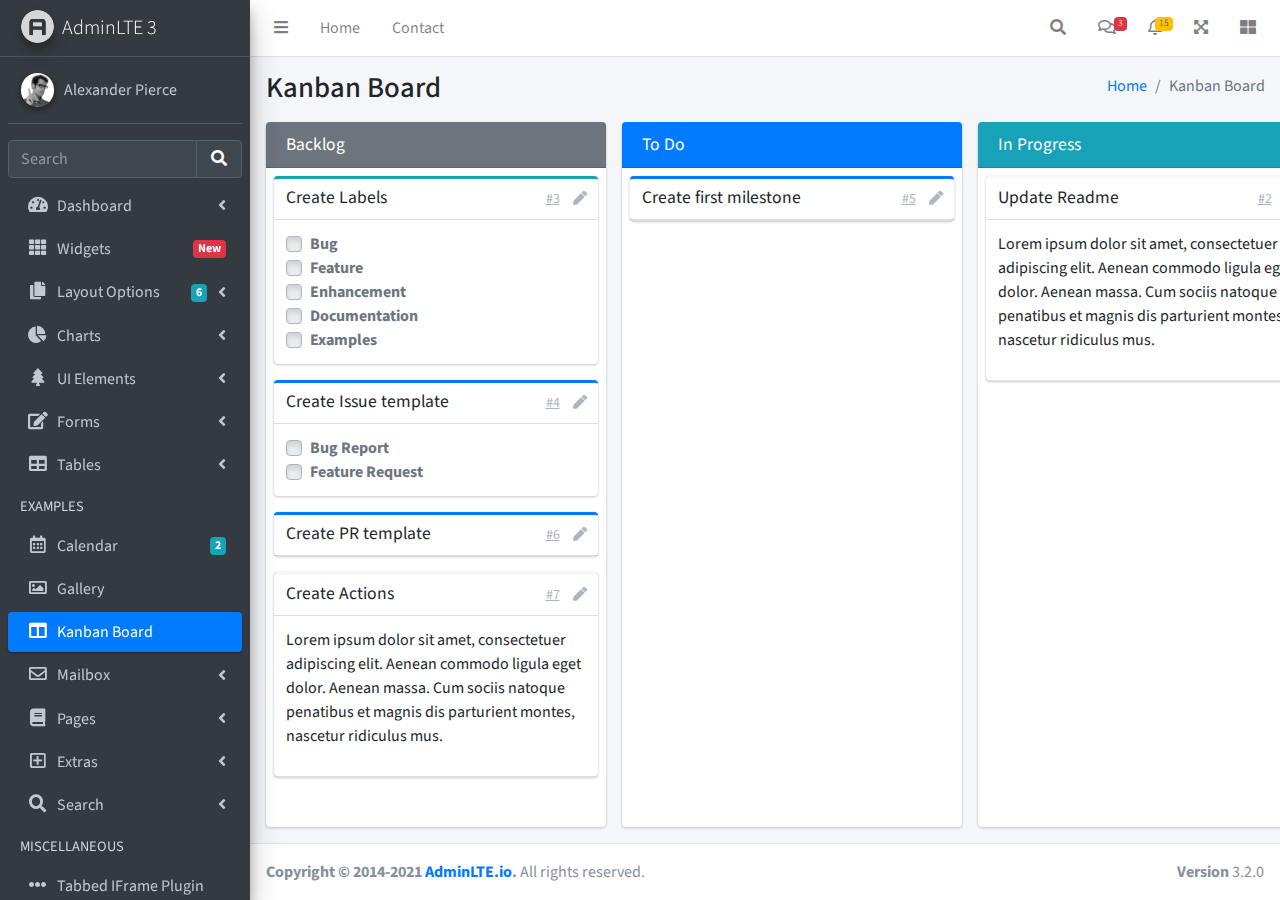
<file: practica4/pages/kanban.html>
<!DOCTYPE html>
<html lang="en">
<head>
  <meta charset="utf-8">
  <meta name="viewport" content="width=device-width, initial-scale=1">
  <title>AdminLTE 3 | Kanban Board</title>

  <!-- Google Font: Source Sans Pro -->
  <link rel="stylesheet" href="https://fonts.googleapis.com/css?family=Source+Sans+Pro:300,400,400i,700&display=fallback">
  <!-- Font Awesome -->
  <link rel="stylesheet" href="../plugins/fontawesome-free/css/all.min.css">
  <!-- Ekko Lightbox -->
  <link rel="stylesheet" href="../plugins/ekko-lightbox/ekko-lightbox.css">
  <!-- Theme style -->
  <link rel="stylesheet" href="../dist/css/adminlte.min.css">
  <!-- overlayScrollbars -->
  <link rel="stylesheet" href="../plugins/overlayScrollbars/css/OverlayScrollbars.min.css">
</head>
<body class="hold-transition sidebar-mini layout-fixed">
<div class="wrapper">
  <!-- Navbar -->
  <nav class="main-header navbar navbar-expand navbar-white navbar-light">
    <!-- Left navbar links -->
    <ul class="navbar-nav">
      <li class="nav-item">
        <a class="nav-link" data-widget="pushmenu" href="#" role="button"><i class="fas fa-bars"></i></a>
      </li>
      <li class="nav-item d-none d-sm-inline-block">
        <a href="../index3.html" class="nav-link">Home</a>
      </li>
      <li class="nav-item d-none d-sm-inline-block">
        <a href="#" class="nav-link">Contact</a>
      </li>
    </ul>

    <!-- Right navbar links -->
    <ul class="navbar-nav ml-auto">
      <!-- Navbar Search -->
      <li class="nav-item">
        <a class="nav-link" data-widget="navbar-search" href="#" role="button">
          <i class="fas fa-search"></i>
        </a>
        <div class="navbar-search-block">
          <form class="form-inline">
            <div class="input-group input-group-sm">
              <input class="form-control form-control-navbar" type="search" placeholder="Search" aria-label="Search">
              <div class="input-group-append">
                <button class="btn btn-navbar" type="submit">
                  <i class="fas fa-search"></i>
                </button>
                <button class="btn btn-navbar" type="button" data-widget="navbar-search">
                  <i class="fas fa-times"></i>
                </button>
              </div>
            </div>
          </form>
        </div>
      </li>

      <!-- Messages Dropdown Menu -->
      <li class="nav-item dropdown">
        <a class="nav-link" data-toggle="dropdown" href="#">
          <i class="far fa-comments"></i>
          <span class="badge badge-danger navbar-badge">3</span>
        </a>
        <div class="dropdown-menu dropdown-menu-lg dropdown-menu-right">
          <a href="#" class="dropdown-item">
            <!-- Message Start -->
            <div class="media">
              <img src="../dist/img/user1-128x128.jpg" alt="User Avatar" class="img-size-50 mr-3 img-circle">
              <div class="media-body">
                <h3 class="dropdown-item-title">
                  Brad Diesel
                  <span class="float-right text-sm text-danger"><i class="fas fa-star"></i></span>
                </h3>
                <p class="text-sm">Call me whenever you can...</p>
                <p class="text-sm text-muted"><i class="far fa-clock mr-1"></i> 4 Hours Ago</p>
              </div>
            </div>
            <!-- Message End -->
          </a>
          <div class="dropdown-divider"></div>
          <a href="#" class="dropdown-item">
            <!-- Message Start -->
            <div class="media">
              <img src="../dist/img/user8-128x128.jpg" alt="User Avatar" class="img-size-50 img-circle mr-3">
              <div class="media-body">
                <h3 class="dropdown-item-title">
                  John Pierce
                  <span class="float-right text-sm text-muted"><i class="fas fa-star"></i></span>
                </h3>
                <p class="text-sm">I got your message bro</p>
                <p class="text-sm text-muted"><i class="far fa-clock mr-1"></i> 4 Hours Ago</p>
              </div>
            </div>
            <!-- Message End -->
          </a>
          <div class="dropdown-divider"></div>
          <a href="#" class="dropdown-item">
            <!-- Message Start -->
            <div class="media">
              <img src="../dist/img/user3-128x128.jpg" alt="User Avatar" class="img-size-50 img-circle mr-3">
              <div class="media-body">
                <h3 class="dropdown-item-title">
                  Nora Silvester
                  <span class="float-right text-sm text-warning"><i class="fas fa-star"></i></span>
                </h3>
                <p class="text-sm">The subject goes here</p>
                <p class="text-sm text-muted"><i class="far fa-clock mr-1"></i> 4 Hours Ago</p>
              </div>
            </div>
            <!-- Message End -->
          </a>
          <div class="dropdown-divider"></div>
          <a href="#" class="dropdown-item dropdown-footer">See All Messages</a>
        </div>
      </li>
      <!-- Notifications Dropdown Menu -->
      <li class="nav-item dropdown">
        <a class="nav-link" data-toggle="dropdown" href="#">
          <i class="far fa-bell"></i>
          <span class="badge badge-warning navbar-badge">15</span>
        </a>
        <div class="dropdown-menu dropdown-menu-lg dropdown-menu-right">
          <span class="dropdown-item dropdown-header">15 Notifications</span>
          <div class="dropdown-divider"></div>
          <a href="#" class="dropdown-item">
            <i class="fas fa-envelope mr-2"></i> 4 new messages
            <span class="float-right text-muted text-sm">3 mins</span>
          </a>
          <div class="dropdown-divider"></div>
          <a href="#" class="dropdown-item">
            <i class="fas fa-users mr-2"></i> 8 friend requests
            <span class="float-right text-muted text-sm">12 hours</span>
          </a>
          <div class="dropdown-divider"></div>
          <a href="#" class="dropdown-item">
            <i class="fas fa-file mr-2"></i> 3 new reports
            <span class="float-right text-muted text-sm">2 days</span>
          </a>
          <div class="dropdown-divider"></div>
          <a href="#" class="dropdown-item dropdown-footer">See All Notifications</a>
        </div>
      </li>
      <li class="nav-item">
        <a class="nav-link" data-widget="fullscreen" href="#" role="button">
          <i class="fas fa-expand-arrows-alt"></i>
        </a>
      </li>
      <li class="nav-item">
        <a class="nav-link" data-widget="control-sidebar" data-slide="true" href="#" role="button">
          <i class="fas fa-th-large"></i>
        </a>
      </li>
    </ul>
  </nav>
  <!-- /.navbar -->

  <!-- Main Sidebar Container -->
  <aside class="main-sidebar sidebar-dark-primary elevation-4">
    <!-- Brand Logo -->
    <a href="../index3.html" class="brand-link">
      <img src="../dist/img/AdminLTELogo.png" alt="AdminLTE Logo" class="brand-image img-circle elevation-3" style="opacity: .8">
      <span class="brand-text font-weight-light">AdminLTE 3</span>
    </a>

    <!-- Sidebar -->
    <div class="sidebar">
      <!-- Sidebar user panel (optional) -->
      <div class="user-panel mt-3 pb-3 mb-3 d-flex">
        <div class="image">
          <img src="../dist/img/user2-160x160.jpg" class="img-circle elevation-2" alt="User Image">
        </div>
        <div class="info">
          <a href="#" class="d-block">Alexander Pierce</a>
        </div>
      </div>

      <!-- SidebarSearch Form -->
      <div class="form-inline">
        <div class="input-group" data-widget="sidebar-search">
          <input class="form-control form-control-sidebar" type="search" placeholder="Search" aria-label="Search">
          <div class="input-group-append">
            <button class="btn btn-sidebar">
              <i class="fas fa-search fa-fw"></i>
            </button>
          </div>
        </div>
      </div>

      <!-- Sidebar Menu -->
      <nav class="mt-2">
        <ul class="nav nav-pills nav-sidebar flex-column" data-widget="treeview" role="menu" data-accordion="false">
          <!-- Add icons to the links using the .nav-icon class
               with font-awesome or any other icon font library -->
          <li class="nav-item">
            <a href="#" class="nav-link">
              <i class="nav-icon fas fa-tachometer-alt"></i>
              <p>
                Dashboard
                <i class="right fas fa-angle-left"></i>
              </p>
            </a>
            <ul class="nav nav-treeview">
              <li class="nav-item">
                <a href="../index.html" class="nav-link">
                  <i class="far fa-circle nav-icon"></i>
                  <p>Dashboard v1</p>
                </a>
              </li>
              <li class="nav-item">
                <a href="../index2.html" class="nav-link">
                  <i class="far fa-circle nav-icon"></i>
                  <p>Dashboard v2</p>
                </a>
              </li>
              <li class="nav-item">
                <a href="../index3.html" class="nav-link">
                  <i class="far fa-circle nav-icon"></i>
                  <p>Dashboard v3</p>
                </a>
              </li>
            </ul>
          </li>
          <li class="nav-item">
            <a href="widgets.html" class="nav-link">
              <i class="nav-icon fas fa-th"></i>
              <p>
                Widgets
                <span class="right badge badge-danger">New</span>
              </p>
            </a>
          </li>
          <li class="nav-item">
            <a href="#" class="nav-link">
              <i class="nav-icon fas fa-copy"></i>
              <p>
                Layout Options
                <i class="fas fa-angle-left right"></i>
                <span class="badge badge-info right">6</span>
              </p>
            </a>
            <ul class="nav nav-treeview">
              <li class="nav-item">
                <a href="layout/top-nav.html" class="nav-link">
                  <i class="far fa-circle nav-icon"></i>
                  <p>Top Navigation</p>
                </a>
              </li>
              <li class="nav-item">
                <a href="layout/top-nav-sidebar.html" class="nav-link">
                  <i class="far fa-circle nav-icon"></i>
                  <p>Top Navigation + Sidebar</p>
                </a>
              </li>
              <li class="nav-item">
                <a href="layout/boxed.html" class="nav-link">
                  <i class="far fa-circle nav-icon"></i>
                  <p>Boxed</p>
                </a>
              </li>
              <li class="nav-item">
                <a href="layout/fixed-sidebar.html" class="nav-link">
                  <i class="far fa-circle nav-icon"></i>
                  <p>Fixed Sidebar</p>
                </a>
              </li>
              <li class="nav-item">
                <a href="layout/fixed-sidebar-custom.html" class="nav-link">
                  <i class="far fa-circle nav-icon"></i>
                  <p>Fixed Sidebar <small>+ Custom Area</small></p>
                </a>
              </li>
              <li class="nav-item">
                <a href="layout/fixed-topnav.html" class="nav-link">
                  <i class="far fa-circle nav-icon"></i>
                  <p>Fixed Navbar</p>
                </a>
              </li>
              <li class="nav-item">
                <a href="layout/fixed-footer.html" class="nav-link">
                  <i class="far fa-circle nav-icon"></i>
                  <p>Fixed Footer</p>
                </a>
              </li>
              <li class="nav-item">
                <a href="layout/collapsed-sidebar.html" class="nav-link">
                  <i class="far fa-circle nav-icon"></i>
                  <p>Collapsed Sidebar</p>
                </a>
              </li>
            </ul>
          </li>
          <li class="nav-item">
            <a href="#" class="nav-link">
              <i class="nav-icon fas fa-chart-pie"></i>
              <p>
                Charts
                <i class="right fas fa-angle-left"></i>
              </p>
            </a>
            <ul class="nav nav-treeview">
              <li class="nav-item">
                <a href="charts/chartjs.html" class="nav-link">
                  <i class="far fa-circle nav-icon"></i>
                  <p>ChartJS</p>
                </a>
              </li>
              <li class="nav-item">
                <a href="charts/flot.html" class="nav-link">
                  <i class="far fa-circle nav-icon"></i>
                  <p>Flot</p>
                </a>
              </li>
              <li class="nav-item">
                <a href="charts/inline.html" class="nav-link">
                  <i class="far fa-circle nav-icon"></i>
                  <p>Inline</p>
                </a>
              </li>
              <li class="nav-item">
                <a href="charts/uplot.html" class="nav-link">
                  <i class="far fa-circle nav-icon"></i>
                  <p>uPlot</p>
                </a>
              </li>
            </ul>
          </li>
          <li class="nav-item">
            <a href="#" class="nav-link">
              <i class="nav-icon fas fa-tree"></i>
              <p>
                UI Elements
                <i class="fas fa-angle-left right"></i>
              </p>
            </a>
            <ul class="nav nav-treeview">
              <li class="nav-item">
                <a href="UI/general.html" class="nav-link">
                  <i class="far fa-circle nav-icon"></i>
                  <p>General</p>
                </a>
              </li>
              <li class="nav-item">
                <a href="UI/icons.html" class="nav-link">
                  <i class="far fa-circle nav-icon"></i>
                  <p>Icons</p>
                </a>
              </li>
              <li class="nav-item">
                <a href="UI/buttons.html" class="nav-link">
                  <i class="far fa-circle nav-icon"></i>
                  <p>Buttons</p>
                </a>
              </li>
              <li class="nav-item">
                <a href="UI/sliders.html" class="nav-link">
                  <i class="far fa-circle nav-icon"></i>
                  <p>Sliders</p>
                </a>
              </li>
              <li class="nav-item">
                <a href="UI/modals.html" class="nav-link">
                  <i class="far fa-circle nav-icon"></i>
                  <p>Modals & Alerts</p>
                </a>
              </li>
              <li class="nav-item">
                <a href="UI/navbar.html" class="nav-link">
                  <i class="far fa-circle nav-icon"></i>
                  <p>Navbar & Tabs</p>
                </a>
              </li>
              <li class="nav-item">
                <a href="UI/timeline.html" class="nav-link">
                  <i class="far fa-circle nav-icon"></i>
                  <p>Timeline</p>
                </a>
              </li>
              <li class="nav-item">
                <a href="UI/ribbons.html" class="nav-link">
                  <i class="far fa-circle nav-icon"></i>
                  <p>Ribbons</p>
                </a>
              </li>
            </ul>
          </li>
          <li class="nav-item">
            <a href="#" class="nav-link">
              <i class="nav-icon fas fa-edit"></i>
              <p>
                Forms
                <i class="fas fa-angle-left right"></i>
              </p>
            </a>
            <ul class="nav nav-treeview">
              <li class="nav-item">
                <a href="forms/general.html" class="nav-link">
                  <i class="far fa-circle nav-icon"></i>
                  <p>General Elements</p>
                </a>
              </li>
              <li class="nav-item">
                <a href="forms/advanced.html" class="nav-link">
                  <i class="far fa-circle nav-icon"></i>
                  <p>Advanced Elements</p>
                </a>
              </li>
              <li class="nav-item">
                <a href="forms/editors.html" class="nav-link">
                  <i class="far fa-circle nav-icon"></i>
                  <p>Editors</p>
                </a>
              </li>
              <li class="nav-item">
                <a href="forms/validation.html" class="nav-link">
                  <i class="far fa-circle nav-icon"></i>
                  <p>Validation</p>
                </a>
              </li>
            </ul>
          </li>
          <li class="nav-item">
            <a href="#" class="nav-link">
              <i class="nav-icon fas fa-table"></i>
              <p>
                Tables
                <i class="fas fa-angle-left right"></i>
              </p>
            </a>
            <ul class="nav nav-treeview">
              <li class="nav-item">
                <a href="tables/simple.html" class="nav-link">
                  <i class="far fa-circle nav-icon"></i>
                  <p>Simple Tables</p>
                </a>
              </li>
              <li class="nav-item">
                <a href="tables/data.html" class="nav-link">
                  <i class="far fa-circle nav-icon"></i>
                  <p>DataTables</p>
                </a>
              </li>
              <li class="nav-item">
                <a href="tables/jsgrid.html" class="nav-link">
                  <i class="far fa-circle nav-icon"></i>
                  <p>jsGrid</p>
                </a>
              </li>
            </ul>
          </li>
          <li class="nav-header">EXAMPLES</li>
          <li class="nav-item">
            <a href="calendar.html" class="nav-link">
              <i class="nav-icon far fa-calendar-alt"></i>
              <p>
                Calendar
                <span class="badge badge-info right">2</span>
              </p>
            </a>
          </li>
          <li class="nav-item">
            <a href="gallery.html" class="nav-link">
              <i class="nav-icon far fa-image"></i>
              <p>
                Gallery
              </p>
            </a>
          </li>
          <li class="nav-item">
            <a href="kanban.html" class="nav-link active">
              <i class="nav-icon fas fa-columns"></i>
              <p>
                Kanban Board
              </p>
            </a>
          </li>
          <li class="nav-item">
            <a href="#" class="nav-link">
              <i class="nav-icon far fa-envelope"></i>
              <p>
                Mailbox
                <i class="fas fa-angle-left right"></i>
              </p>
            </a>
            <ul class="nav nav-treeview">
              <li class="nav-item">
                <a href="mailbox/mailbox.html" class="nav-link">
                  <i class="far fa-circle nav-icon"></i>
                  <p>Inbox</p>
                </a>
              </li>
              <li class="nav-item">
                <a href="mailbox/compose.html" class="nav-link">
                  <i class="far fa-circle nav-icon"></i>
                  <p>Compose</p>
                </a>
              </li>
              <li class="nav-item">
                <a href="mailbox/read-mail.html" class="nav-link">
                  <i class="far fa-circle nav-icon"></i>
                  <p>Read</p>
                </a>
              </li>
            </ul>
          </li>
          <li class="nav-item">
            <a href="#" class="nav-link">
              <i class="nav-icon fas fa-book"></i>
              <p>
                Pages
                <i class="fas fa-angle-left right"></i>
              </p>
            </a>
            <ul class="nav nav-treeview">
              <li class="nav-item">
                <a href="examples/invoice.html" class="nav-link">
                  <i class="far fa-circle nav-icon"></i>
                  <p>Invoice</p>
                </a>
              </li>
              <li class="nav-item">
                <a href="examples/profile.html" class="nav-link">
                  <i class="far fa-circle nav-icon"></i>
                  <p>Profile</p>
                </a>
              </li>
              <li class="nav-item">
                <a href="examples/e-commerce.html" class="nav-link">
                  <i class="far fa-circle nav-icon"></i>
                  <p>E-commerce</p>
                </a>
              </li>
              <li class="nav-item">
                <a href="examples/projects.html" class="nav-link">
                  <i class="far fa-circle nav-icon"></i>
                  <p>Projects</p>
                </a>
              </li>
              <li class="nav-item">
                <a href="examples/project-add.html" class="nav-link">
                  <i class="far fa-circle nav-icon"></i>
                  <p>Project Add</p>
                </a>
              </li>
              <li class="nav-item">
                <a href="examples/project-edit.html" class="nav-link">
                  <i class="far fa-circle nav-icon"></i>
                  <p>Project Edit</p>
                </a>
              </li>
              <li class="nav-item">
                <a href="examples/project-detail.html" class="nav-link">
                  <i class="far fa-circle nav-icon"></i>
                  <p>Project Detail</p>
                </a>
              </li>
              <li class="nav-item">
                <a href="examples/contacts.html" class="nav-link">
                  <i class="far fa-circle nav-icon"></i>
                  <p>Contacts</p>
                </a>
              </li>
              <li class="nav-item">
                <a href="examples/faq.html" class="nav-link">
                  <i class="far fa-circle nav-icon"></i>
                  <p>FAQ</p>
                </a>
              </li>
              <li class="nav-item">
                <a href="examples/contact-us.html" class="nav-link">
                  <i class="far fa-circle nav-icon"></i>
                  <p>Contact us</p>
                </a>
              </li>
            </ul>
          </li>
          <li class="nav-item">
            <a href="#" class="nav-link">
              <i class="nav-icon far fa-plus-square"></i>
              <p>
                Extras
                <i class="fas fa-angle-left right"></i>
              </p>
            </a>
            <ul class="nav nav-treeview">
              <li class="nav-item">
                <a href="#" class="nav-link">
                  <i class="far fa-circle nav-icon"></i>
                  <p>
                    Login & Register v1
                    <i class="fas fa-angle-left right"></i>
                  </p>
                </a>
                <ul class="nav nav-treeview">
                  <li class="nav-item">
                    <a href="examples/login.html" class="nav-link">
                      <i class="far fa-circle nav-icon"></i>
                      <p>Login v1</p>
                    </a>
                  </li>
                  <li class="nav-item">
                    <a href="examples/register.html" class="nav-link">
                      <i class="far fa-circle nav-icon"></i>
                      <p>Register v1</p>
                    </a>
                  </li>
                  <li class="nav-item">
                    <a href="examples/forgot-password.html" class="nav-link">
                      <i class="far fa-circle nav-icon"></i>
                      <p>Forgot Password v1</p>
                    </a>
                  </li>
                  <li class="nav-item">
                    <a href="examples/recover-password.html" class="nav-link">
                      <i class="far fa-circle nav-icon"></i>
                      <p>Recover Password v1</p>
                    </a>
                  </li>
                </ul>
              </li>
              <li class="nav-item">
                <a href="#" class="nav-link">
                  <i class="far fa-circle nav-icon"></i>
                  <p>
                    Login & Register v2
                    <i class="fas fa-angle-left right"></i>
                  </p>
                </a>
                <ul class="nav nav-treeview">
                  <li class="nav-item">
                    <a href="examples/login-v2.html" class="nav-link">
                      <i class="far fa-circle nav-icon"></i>
                      <p>Login v2</p>
                    </a>
                  </li>
                  <li class="nav-item">
                    <a href="examples/register-v2.html" class="nav-link">
                      <i class="far fa-circle nav-icon"></i>
                      <p>Register v2</p>
                    </a>
                  </li>
                  <li class="nav-item">
                    <a href="examples/forgot-password-v2.html" class="nav-link">
                      <i class="far fa-circle nav-icon"></i>
                      <p>Forgot Password v2</p>
                    </a>
                  </li>
                  <li class="nav-item">
                    <a href="examples/recover-password-v2.html" class="nav-link">
                      <i class="far fa-circle nav-icon"></i>
                      <p>Recover Password v2</p>
                    </a>
                  </li>
                </ul>
              </li>
              <li class="nav-item">
                <a href="examples/lockscreen.html" class="nav-link">
                  <i class="far fa-circle nav-icon"></i>
                  <p>Lockscreen</p>
                </a>
              </li>
              <li class="nav-item">
                <a href="examples/legacy-user-menu.html" class="nav-link">
                  <i class="far fa-circle nav-icon"></i>
                  <p>Legacy User Menu</p>
                </a>
              </li>
              <li class="nav-item">
                <a href="examples/language-menu.html" class="nav-link">
                  <i class="far fa-circle nav-icon"></i>
                  <p>Language Menu</p>
                </a>
              </li>
              <li class="nav-item">
                <a href="examples/404.html" class="nav-link">
                  <i class="far fa-circle nav-icon"></i>
                  <p>Error 404</p>
                </a>
              </li>
              <li class="nav-item">
                <a href="examples/500.html" class="nav-link">
                  <i class="far fa-circle nav-icon"></i>
                  <p>Error 500</p>
                </a>
              </li>
              <li class="nav-item">
                <a href="examples/pace.html" class="nav-link">
                  <i class="far fa-circle nav-icon"></i>
                  <p>Pace</p>
                </a>
              </li>
              <li class="nav-item">
                <a href="examples/blank.html" class="nav-link">
                  <i class="far fa-circle nav-icon"></i>
                  <p>Blank Page</p>
                </a>
              </li>
              <li class="nav-item">
                <a href="../starter.html" class="nav-link">
                  <i class="far fa-circle nav-icon"></i>
                  <p>Starter Page</p>
                </a>
              </li>
            </ul>
          </li>
          <li class="nav-item">
            <a href="#" class="nav-link">
              <i class="nav-icon fas fa-search"></i>
              <p>
                Search
                <i class="fas fa-angle-left right"></i>
              </p>
            </a>
            <ul class="nav nav-treeview">
              <li class="nav-item">
                <a href="search/simple.html" class="nav-link">
                  <i class="far fa-circle nav-icon"></i>
                  <p>Simple Search</p>
                </a>
              </li>
              <li class="nav-item">
                <a href="search/enhanced.html" class="nav-link">
                  <i class="far fa-circle nav-icon"></i>
                  <p>Enhanced</p>
                </a>
              </li>
            </ul>
          </li>
          <li class="nav-header">MISCELLANEOUS</li>
          <li class="nav-item">
            <a href="../iframe.html" class="nav-link">
              <i class="nav-icon fas fa-ellipsis-h"></i>
              <p>Tabbed IFrame Plugin</p>
            </a>
          </li>
          <li class="nav-item">
            <a href="https://adminlte.io/docs/3.1/" class="nav-link">
              <i class="nav-icon fas fa-file"></i>
              <p>Documentation</p>
            </a>
          </li>
          <li class="nav-header">MULTI LEVEL EXAMPLE</li>
          <li class="nav-item">
            <a href="#" class="nav-link">
              <i class="fas fa-circle nav-icon"></i>
              <p>Level 1</p>
            </a>
          </li>
          <li class="nav-item">
            <a href="#" class="nav-link">
              <i class="nav-icon fas fa-circle"></i>
              <p>
                Level 1
                <i class="right fas fa-angle-left"></i>
              </p>
            </a>
            <ul class="nav nav-treeview">
              <li class="nav-item">
                <a href="#" class="nav-link">
                  <i class="far fa-circle nav-icon"></i>
                  <p>Level 2</p>
                </a>
              </li>
              <li class="nav-item">
                <a href="#" class="nav-link">
                  <i class="far fa-circle nav-icon"></i>
                  <p>
                    Level 2
                    <i class="right fas fa-angle-left"></i>
                  </p>
                </a>
                <ul class="nav nav-treeview">
                  <li class="nav-item">
                    <a href="#" class="nav-link">
                      <i class="far fa-dot-circle nav-icon"></i>
                      <p>Level 3</p>
                    </a>
                  </li>
                  <li class="nav-item">
                    <a href="#" class="nav-link">
                      <i class="far fa-dot-circle nav-icon"></i>
                      <p>Level 3</p>
                    </a>
                  </li>
                  <li class="nav-item">
                    <a href="#" class="nav-link">
                      <i class="far fa-dot-circle nav-icon"></i>
                      <p>Level 3</p>
                    </a>
                  </li>
                </ul>
              </li>
              <li class="nav-item">
                <a href="#" class="nav-link">
                  <i class="far fa-circle nav-icon"></i>
                  <p>Level 2</p>
                </a>
              </li>
            </ul>
          </li>
          <li class="nav-item">
            <a href="#" class="nav-link">
              <i class="fas fa-circle nav-icon"></i>
              <p>Level 1</p>
            </a>
          </li>
          <li class="nav-header">LABELS</li>
          <li class="nav-item">
            <a href="#" class="nav-link">
              <i class="nav-icon far fa-circle text-danger"></i>
              <p class="text">Important</p>
            </a>
          </li>
          <li class="nav-item">
            <a href="#" class="nav-link">
              <i class="nav-icon far fa-circle text-warning"></i>
              <p>Warning</p>
            </a>
          </li>
          <li class="nav-item">
            <a href="#" class="nav-link">
              <i class="nav-icon far fa-circle text-info"></i>
              <p>Informational</p>
            </a>
          </li>
        </ul>
      </nav>
      <!-- /.sidebar-menu -->
    </div>
    <!-- /.sidebar -->
  </aside>

  <!-- Content Wrapper. Contains page content -->
  <div class="content-wrapper kanban">
    <section class="content-header">
      <div class="container-fluid">
        <div class="row">
          <div class="col-sm-6">
            <h1>Kanban Board</h1>
          </div>
          <div class="col-sm-6 d-none d-sm-block">
            <ol class="breadcrumb float-sm-right">
              <li class="breadcrumb-item"><a href="#">Home</a></li>
              <li class="breadcrumb-item active">Kanban Board</li>
            </ol>
          </div>
        </div>
      </div>
    </section>

    <section class="content pb-3">
      <div class="container-fluid h-100">
        <div class="card card-row card-secondary">
          <div class="card-header">
            <h3 class="card-title">
              Backlog
            </h3>
          </div>
          <div class="card-body">
            <div class="card card-info card-outline">
              <div class="card-header">
                <h5 class="card-title">Create Labels</h5>
                <div class="card-tools">
                  <a href="#" class="btn btn-tool btn-link">#3</a>
                  <a href="#" class="btn btn-tool">
                    <i class="fas fa-pen"></i>
                  </a>
                </div>
              </div>
              <div class="card-body">
                <div class="custom-control custom-checkbox">
                  <input class="custom-control-input" type="checkbox" id="customCheckbox1" disabled>
                  <label for="customCheckbox1" class="custom-control-label">Bug</label>
                </div>
                <div class="custom-control custom-checkbox">
                  <input class="custom-control-input" type="checkbox" id="customCheckbox2" disabled>
                  <label for="customCheckbox2" class="custom-control-label">Feature</label>
                </div>
                <div class="custom-control custom-checkbox">
                  <input class="custom-control-input" type="checkbox" id="customCheckbox3" disabled>
                  <label for="customCheckbox3" class="custom-control-label">Enhancement</label>
                </div>
                <div class="custom-control custom-checkbox">
                  <input class="custom-control-input" type="checkbox" id="customCheckbox4" disabled>
                  <label for="customCheckbox4" class="custom-control-label">Documentation</label>
                </div>
                <div class="custom-control custom-checkbox">
                  <input class="custom-control-input" type="checkbox" id="customCheckbox5" disabled>
                  <label for="customCheckbox5" class="custom-control-label">Examples</label>
                </div>
              </div>
            </div>
            <div class="card card-primary card-outline">
              <div class="card-header">
                <h5 class="card-title">Create Issue template</h5>
                <div class="card-tools">
                  <a href="#" class="btn btn-tool btn-link">#4</a>
                  <a href="#" class="btn btn-tool">
                    <i class="fas fa-pen"></i>
                  </a>
                </div>
              </div>
              <div class="card-body">
                <div class="custom-control custom-checkbox">
                  <input class="custom-control-input" type="checkbox" id="customCheckbox1_1" disabled>
                  <label for="customCheckbox1_1" class="custom-control-label">Bug Report</label>
                </div>
                <div class="custom-control custom-checkbox">
                  <input class="custom-control-input" type="checkbox" id="customCheckbox1_2" disabled>
                  <label for="customCheckbox1_2" class="custom-control-label">Feature Request</label>
                </div>
              </div>
            </div>
            <div class="card card-primary card-outline">
              <div class="card-header">
                <h5 class="card-title">Create PR template</h5>
                <div class="card-tools">
                  <a href="#" class="btn btn-tool btn-link">#6</a>
                  <a href="#" class="btn btn-tool">
                    <i class="fas fa-pen"></i>
                  </a>
                </div>
              </div>
            </div>
            <div class="card card-light card-outline">
              <div class="card-header">
                <h5 class="card-title">Create Actions</h5>
                <div class="card-tools">
                  <a href="#" class="btn btn-tool btn-link">#7</a>
                  <a href="#" class="btn btn-tool">
                    <i class="fas fa-pen"></i>
                  </a>
                </div>

              </div>
              <div class="card-body">
                <p>
                  Lorem ipsum dolor sit amet, consectetuer adipiscing elit.
                  Aenean commodo ligula eget dolor. Aenean massa.
                  Cum sociis natoque penatibus et magnis dis parturient montes,
                  nascetur ridiculus mus.
                </p>
              </div>
            </div>
          </div>
        </div>
        <div class="card card-row card-primary">
          <div class="card-header">
            <h3 class="card-title">
              To Do
            </h3>
          </div>
          <div class="card-body">
            <div class="card card-primary card-outline">
              <div class="card-header">
                <h5 class="card-title">Create first milestone</h5>
                <div class="card-tools">
                  <a href="#" class="btn btn-tool btn-link">#5</a>
                  <a href="#" class="btn btn-tool">
                    <i class="fas fa-pen"></i>
                  </a>
                </div>
              </div>
            </div>
          </div>
        </div>
        <div class="card card-row card-default">
          <div class="card-header bg-info">
            <h3 class="card-title">
              In Progress
            </h3>
          </div>
          <div class="card-body">
            <div class="card card-light card-outline">
              <div class="card-header">
                <h5 class="card-title">Update Readme</h5>
                <div class="card-tools">
                  <a href="#" class="btn btn-tool btn-link">#2</a>
                  <a href="#" class="btn btn-tool">
                    <i class="fas fa-pen"></i>
                  </a>
                </div>
              </div>
              <div class="card-body">
                <p>
                  Lorem ipsum dolor sit amet, consectetuer adipiscing elit.
                  Aenean commodo ligula eget dolor. Aenean massa.
                  Cum sociis natoque penatibus et magnis dis parturient montes,
                  nascetur ridiculus mus.
                </p>
              </div>
            </div>
          </div>
        </div>
        <div class="card card-row card-success">
          <div class="card-header">
            <h3 class="card-title">
              Done
            </h3>
          </div>
          <div class="card-body">
            <div class="card card-primary card-outline">
              <div class="card-header">
                <h5 class="card-title">Create repo</h5>
                <div class="card-tools">
                  <a href="#" class="btn btn-tool btn-link">#1</a>
                  <a href="#" class="btn btn-tool">
                    <i class="fas fa-pen"></i>
                  </a>
                </div>
              </div>
            </div>
          </div>
        </div>
      </div>
    </section>
  </div>

  <footer class="main-footer">
    <div class="float-right d-none d-sm-block">
      <b>Version</b> 3.2.0
    </div>
    <strong>Copyright &copy; 2014-2021 <a href="https://adminlte.io">AdminLTE.io</a>.</strong> All rights reserved.
  </footer>

  <!-- Control Sidebar -->
  <aside class="control-sidebar control-sidebar-dark">
    <!-- Control sidebar content goes here -->
  </aside>
  <!-- /.control-sidebar -->
</div>
<!-- ./wrapper -->

<!-- jQuery -->
<script src="../plugins/jquery/jquery.min.js"></script>
<!-- Bootstrap -->
<script src="../plugins/bootstrap/js/bootstrap.bundle.min.js"></script>
<!-- Ekko Lightbox -->
<script src="../plugins/ekko-lightbox/ekko-lightbox.min.js"></script>
<!-- overlayScrollbars -->
<script src="../plugins/overlayScrollbars/js/jquery.overlayScrollbars.min.js"></script>
<!-- AdminLTE App -->
<script src="../dist/js/adminlte.min.js"></script>
<!-- Filterizr-->
<script src="../plugins/filterizr/jquery.filterizr.min.js"></script>
<!-- AdminLTE for demo purposes -->
<script src="../dist/js/demo.js"></script>
<!-- Page specific script -->
<script>
  $(function () {

  })
</script>
</body>
</html>
</file>
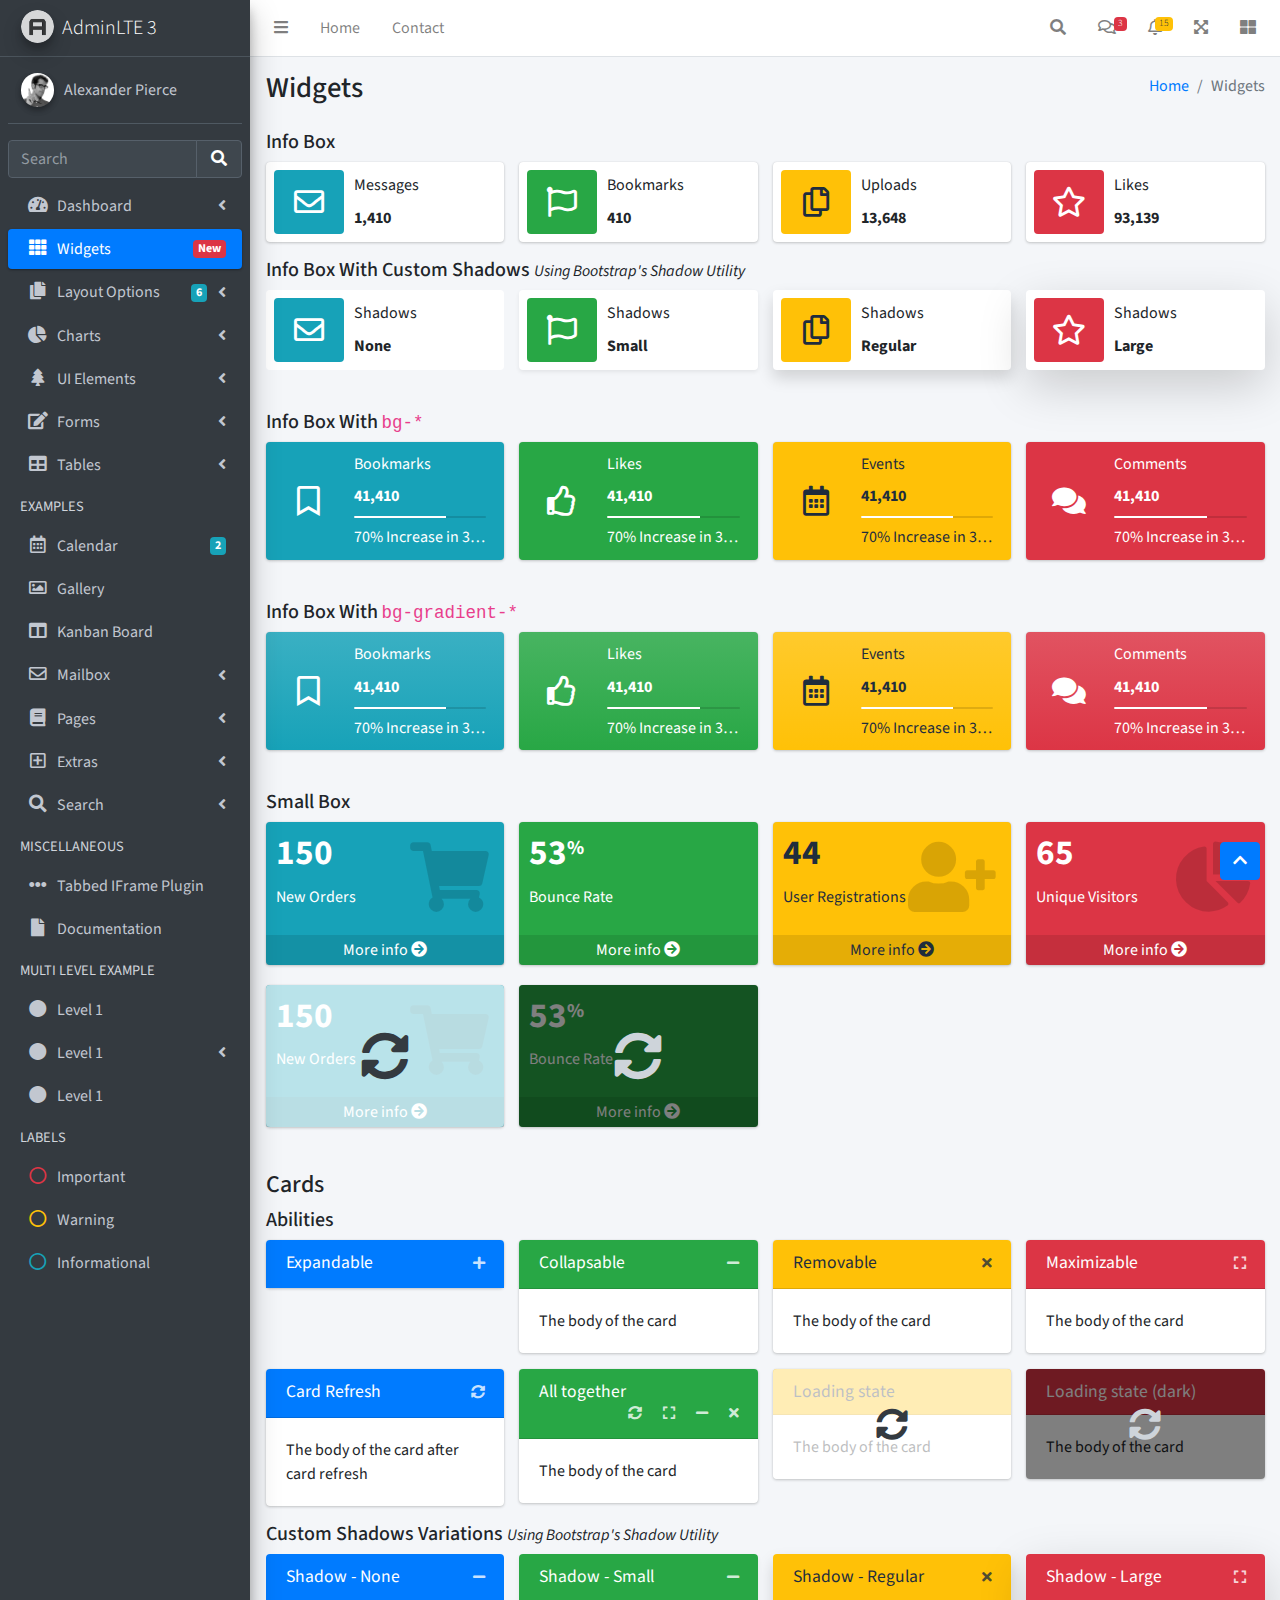
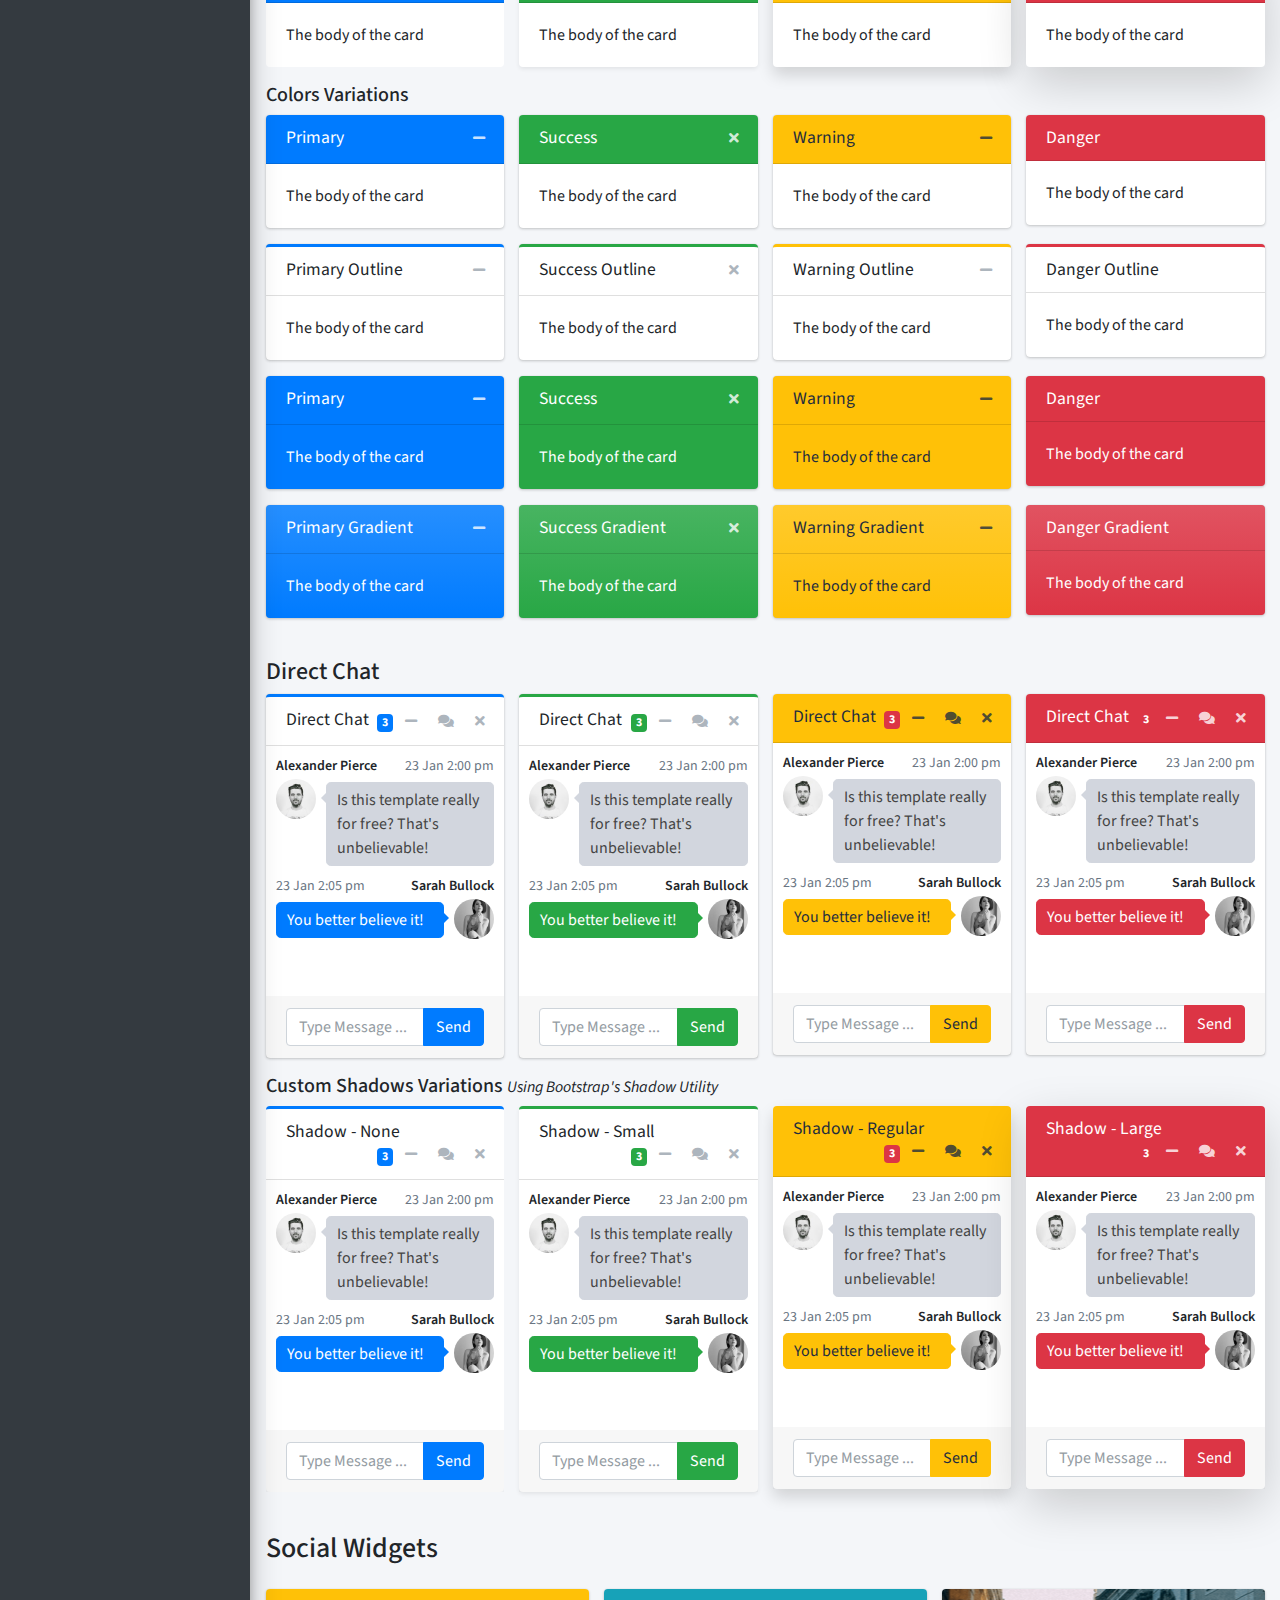
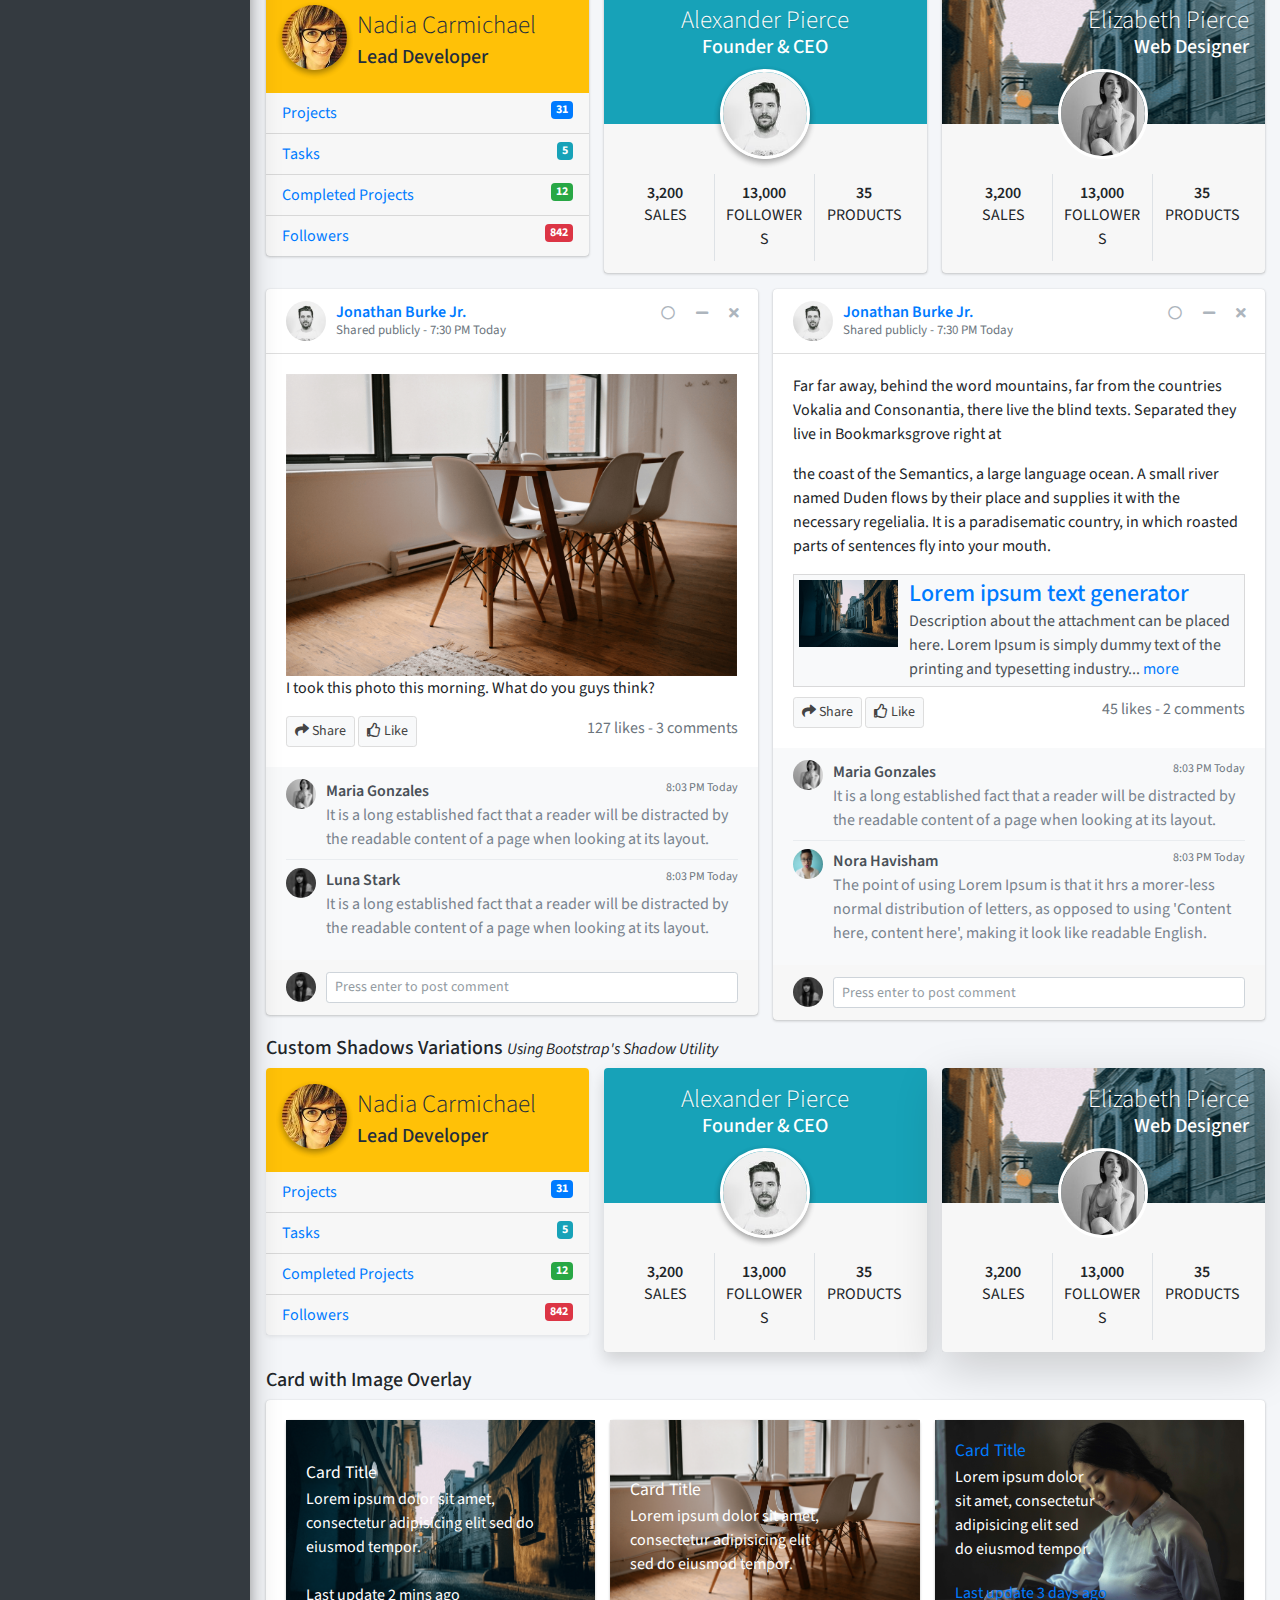
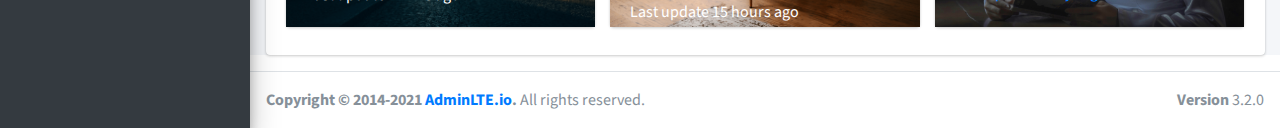
<file: practica4/pages/widgets.html>
<!DOCTYPE html>
<html lang="en">
<head>
  <meta charset="utf-8">
  <meta name="viewport" content="width=device-width, initial-scale=1">
  <title>AdminLTE 3 | Widgets</title>

  <!-- Google Font: Source Sans Pro -->
  <link rel="stylesheet" href="https://fonts.googleapis.com/css?family=Source+Sans+Pro:300,400,400i,700&display=fallback">
  <!-- Font Awesome -->
  <link rel="stylesheet" href="../plugins/fontawesome-free/css/all.min.css">
  <!-- Ionicons -->
  <link rel="stylesheet" href="https://code.ionicframework.com/ionicons/2.0.1/css/ionicons.min.css">
  <!-- Theme style -->
  <link rel="stylesheet" href="../dist/css/adminlte.min.css">
</head>
<body class="hold-transition sidebar-mini">
<div class="wrapper">
  <!-- Navbar -->
  <nav class="main-header navbar navbar-expand navbar-white navbar-light">
    <!-- Left navbar links -->
    <ul class="navbar-nav">
      <li class="nav-item">
        <a class="nav-link" data-widget="pushmenu" href="#" role="button"><i class="fas fa-bars"></i></a>
      </li>
      <li class="nav-item d-none d-sm-inline-block">
        <a href="../index3.html" class="nav-link">Home</a>
      </li>
      <li class="nav-item d-none d-sm-inline-block">
        <a href="#" class="nav-link">Contact</a>
      </li>
    </ul>

    <!-- Right navbar links -->
    <ul class="navbar-nav ml-auto">
      <!-- Navbar Search -->
      <li class="nav-item">
        <a class="nav-link" data-widget="navbar-search" href="#" role="button">
          <i class="fas fa-search"></i>
        </a>
        <div class="navbar-search-block">
          <form class="form-inline">
            <div class="input-group input-group-sm">
              <input class="form-control form-control-navbar" type="search" placeholder="Search" aria-label="Search">
              <div class="input-group-append">
                <button class="btn btn-navbar" type="submit">
                  <i class="fas fa-search"></i>
                </button>
                <button class="btn btn-navbar" type="button" data-widget="navbar-search">
                  <i class="fas fa-times"></i>
                </button>
              </div>
            </div>
          </form>
        </div>
      </li>

      <!-- Messages Dropdown Menu -->
      <li class="nav-item dropdown">
        <a class="nav-link" data-toggle="dropdown" href="#">
          <i class="far fa-comments"></i>
          <span class="badge badge-danger navbar-badge">3</span>
        </a>
        <div class="dropdown-menu dropdown-menu-lg dropdown-menu-right">
          <a href="#" class="dropdown-item">
            <!-- Message Start -->
            <div class="media">
              <img src="../dist/img/user1-128x128.jpg" alt="User Avatar" class="img-size-50 mr-3 img-circle">
              <div class="media-body">
                <h3 class="dropdown-item-title">
                  Brad Diesel
                  <span class="float-right text-sm text-danger"><i class="fas fa-star"></i></span>
                </h3>
                <p class="text-sm">Call me whenever you can...</p>
                <p class="text-sm text-muted"><i class="far fa-clock mr-1"></i> 4 Hours Ago</p>
              </div>
            </div>
            <!-- Message End -->
          </a>
          <div class="dropdown-divider"></div>
          <a href="#" class="dropdown-item">
            <!-- Message Start -->
            <div class="media">
              <img src="../dist/img/user8-128x128.jpg" alt="User Avatar" class="img-size-50 img-circle mr-3">
              <div class="media-body">
                <h3 class="dropdown-item-title">
                  John Pierce
                  <span class="float-right text-sm text-muted"><i class="fas fa-star"></i></span>
                </h3>
                <p class="text-sm">I got your message bro</p>
                <p class="text-sm text-muted"><i class="far fa-clock mr-1"></i> 4 Hours Ago</p>
              </div>
            </div>
            <!-- Message End -->
          </a>
          <div class="dropdown-divider"></div>
          <a href="#" class="dropdown-item">
            <!-- Message Start -->
            <div class="media">
              <img src="../dist/img/user3-128x128.jpg" alt="User Avatar" class="img-size-50 img-circle mr-3">
              <div class="media-body">
                <h3 class="dropdown-item-title">
                  Nora Silvester
                  <span class="float-right text-sm text-warning"><i class="fas fa-star"></i></span>
                </h3>
                <p class="text-sm">The subject goes here</p>
                <p class="text-sm text-muted"><i class="far fa-clock mr-1"></i> 4 Hours Ago</p>
              </div>
            </div>
            <!-- Message End -->
          </a>
          <div class="dropdown-divider"></div>
          <a href="#" class="dropdown-item dropdown-footer">See All Messages</a>
        </div>
      </li>
      <!-- Notifications Dropdown Menu -->
      <li class="nav-item dropdown">
        <a class="nav-link" data-toggle="dropdown" href="#">
          <i class="far fa-bell"></i>
          <span class="badge badge-warning navbar-badge">15</span>
        </a>
        <div class="dropdown-menu dropdown-menu-lg dropdown-menu-right">
          <span class="dropdown-item dropdown-header">15 Notifications</span>
          <div class="dropdown-divider"></div>
          <a href="#" class="dropdown-item">
            <i class="fas fa-envelope mr-2"></i> 4 new messages
            <span class="float-right text-muted text-sm">3 mins</span>
          </a>
          <div class="dropdown-divider"></div>
          <a href="#" class="dropdown-item">
            <i class="fas fa-users mr-2"></i> 8 friend requests
            <span class="float-right text-muted text-sm">12 hours</span>
          </a>
          <div class="dropdown-divider"></div>
          <a href="#" class="dropdown-item">
            <i class="fas fa-file mr-2"></i> 3 new reports
            <span class="float-right text-muted text-sm">2 days</span>
          </a>
          <div class="dropdown-divider"></div>
          <a href="#" class="dropdown-item dropdown-footer">See All Notifications</a>
        </div>
      </li>
      <li class="nav-item">
        <a class="nav-link" data-widget="fullscreen" href="#" role="button">
          <i class="fas fa-expand-arrows-alt"></i>
        </a>
      </li>
      <li class="nav-item">
        <a class="nav-link" data-widget="control-sidebar" data-slide="true" href="#" role="button">
          <i class="fas fa-th-large"></i>
        </a>
      </li>
    </ul>
  </nav>
  <!-- /.navbar -->

  <!-- Main Sidebar Container -->
  <aside class="main-sidebar sidebar-dark-primary elevation-4">
    <!-- Brand Logo -->
    <a href="../index3.html" class="brand-link">
      <img src="../dist/img/AdminLTELogo.png" alt="AdminLTE Logo" class="brand-image img-circle elevation-3" style="opacity: .8">
      <span class="brand-text font-weight-light">AdminLTE 3</span>
    </a>

    <!-- Sidebar -->
    <div class="sidebar">
      <!-- Sidebar user panel (optional) -->
      <div class="user-panel mt-3 pb-3 mb-3 d-flex">
        <div class="image">
          <img src="../dist/img/user2-160x160.jpg" class="img-circle elevation-2" alt="User Image">
        </div>
        <div class="info">
          <a href="#" class="d-block">Alexander Pierce</a>
        </div>
      </div>

      <!-- SidebarSearch Form -->
      <div class="form-inline">
        <div class="input-group" data-widget="sidebar-search">
          <input class="form-control form-control-sidebar" type="search" placeholder="Search" aria-label="Search">
          <div class="input-group-append">
            <button class="btn btn-sidebar">
              <i class="fas fa-search fa-fw"></i>
            </button>
          </div>
        </div>
      </div>

      <!-- Sidebar Menu -->
      <nav class="mt-2">
        <ul class="nav nav-pills nav-sidebar flex-column" data-widget="treeview" role="menu" data-accordion="false">
          <!-- Add icons to the links using the .nav-icon class
               with font-awesome or any other icon font library -->
          <li class="nav-item">
            <a href="#" class="nav-link">
              <i class="nav-icon fas fa-tachometer-alt"></i>
              <p>
                Dashboard
                <i class="right fas fa-angle-left"></i>
              </p>
            </a>
            <ul class="nav nav-treeview">
              <li class="nav-item">
                <a href="../index.html" class="nav-link">
                  <i class="far fa-circle nav-icon"></i>
                  <p>Dashboard v1</p>
                </a>
              </li>
              <li class="nav-item">
                <a href="../index2.html" class="nav-link">
                  <i class="far fa-circle nav-icon"></i>
                  <p>Dashboard v2</p>
                </a>
              </li>
              <li class="nav-item">
                <a href="../index3.html" class="nav-link">
                  <i class="far fa-circle nav-icon"></i>
                  <p>Dashboard v3</p>
                </a>
              </li>
            </ul>
          </li>
          <li class="nav-item">
            <a href="widgets.html" class="nav-link active">
              <i class="nav-icon fas fa-th"></i>
              <p>
                Widgets
                <span class="right badge badge-danger">New</span>
              </p>
            </a>
          </li>
          <li class="nav-item">
            <a href="#" class="nav-link">
              <i class="nav-icon fas fa-copy"></i>
              <p>
                Layout Options
                <i class="fas fa-angle-left right"></i>
                <span class="badge badge-info right">6</span>
              </p>
            </a>
            <ul class="nav nav-treeview">
              <li class="nav-item">
                <a href="layout/top-nav.html" class="nav-link">
                  <i class="far fa-circle nav-icon"></i>
                  <p>Top Navigation</p>
                </a>
              </li>
              <li class="nav-item">
                <a href="layout/top-nav-sidebar.html" class="nav-link">
                  <i class="far fa-circle nav-icon"></i>
                  <p>Top Navigation + Sidebar</p>
                </a>
              </li>
              <li class="nav-item">
                <a href="layout/boxed.html" class="nav-link">
                  <i class="far fa-circle nav-icon"></i>
                  <p>Boxed</p>
                </a>
              </li>
              <li class="nav-item">
                <a href="layout/fixed-sidebar.html" class="nav-link">
                  <i class="far fa-circle nav-icon"></i>
                  <p>Fixed Sidebar</p>
                </a>
              </li>
              <li class="nav-item">
                <a href="layout/fixed-sidebar-custom.html" class="nav-link">
                  <i class="far fa-circle nav-icon"></i>
                  <p>Fixed Sidebar <small>+ Custom Area</small></p>
                </a>
              </li>
              <li class="nav-item">
                <a href="layout/fixed-topnav.html" class="nav-link">
                  <i class="far fa-circle nav-icon"></i>
                  <p>Fixed Navbar</p>
                </a>
              </li>
              <li class="nav-item">
                <a href="layout/fixed-footer.html" class="nav-link">
                  <i class="far fa-circle nav-icon"></i>
                  <p>Fixed Footer</p>
                </a>
              </li>
              <li class="nav-item">
                <a href="layout/collapsed-sidebar.html" class="nav-link">
                  <i class="far fa-circle nav-icon"></i>
                  <p>Collapsed Sidebar</p>
                </a>
              </li>
            </ul>
          </li>
          <li class="nav-item">
            <a href="#" class="nav-link">
              <i class="nav-icon fas fa-chart-pie"></i>
              <p>
                Charts
                <i class="right fas fa-angle-left"></i>
              </p>
            </a>
            <ul class="nav nav-treeview">
              <li class="nav-item">
                <a href="charts/chartjs.html" class="nav-link">
                  <i class="far fa-circle nav-icon"></i>
                  <p>ChartJS</p>
                </a>
              </li>
              <li class="nav-item">
                <a href="charts/flot.html" class="nav-link">
                  <i class="far fa-circle nav-icon"></i>
                  <p>Flot</p>
                </a>
              </li>
              <li class="nav-item">
                <a href="charts/inline.html" class="nav-link">
                  <i class="far fa-circle nav-icon"></i>
                  <p>Inline</p>
                </a>
              </li>
              <li class="nav-item">
                <a href="charts/uplot.html" class="nav-link">
                  <i class="far fa-circle nav-icon"></i>
                  <p>uPlot</p>
                </a>
              </li>
            </ul>
          </li>
          <li class="nav-item">
            <a href="#" class="nav-link">
              <i class="nav-icon fas fa-tree"></i>
              <p>
                UI Elements
                <i class="fas fa-angle-left right"></i>
              </p>
            </a>
            <ul class="nav nav-treeview">
              <li class="nav-item">
                <a href="UI/general.html" class="nav-link">
                  <i class="far fa-circle nav-icon"></i>
                  <p>General</p>
                </a>
              </li>
              <li class="nav-item">
                <a href="UI/icons.html" class="nav-link">
                  <i class="far fa-circle nav-icon"></i>
                  <p>Icons</p>
                </a>
              </li>
              <li class="nav-item">
                <a href="UI/buttons.html" class="nav-link">
                  <i class="far fa-circle nav-icon"></i>
                  <p>Buttons</p>
                </a>
              </li>
              <li class="nav-item">
                <a href="UI/sliders.html" class="nav-link">
                  <i class="far fa-circle nav-icon"></i>
                  <p>Sliders</p>
                </a>
              </li>
              <li class="nav-item">
                <a href="UI/modals.html" class="nav-link">
                  <i class="far fa-circle nav-icon"></i>
                  <p>Modals & Alerts</p>
                </a>
              </li>
              <li class="nav-item">
                <a href="UI/navbar.html" class="nav-link">
                  <i class="far fa-circle nav-icon"></i>
                  <p>Navbar & Tabs</p>
                </a>
              </li>
              <li class="nav-item">
                <a href="UI/timeline.html" class="nav-link">
                  <i class="far fa-circle nav-icon"></i>
                  <p>Timeline</p>
                </a>
              </li>
              <li class="nav-item">
                <a href="UI/ribbons.html" class="nav-link">
                  <i class="far fa-circle nav-icon"></i>
                  <p>Ribbons</p>
                </a>
              </li>
            </ul>
          </li>
          <li class="nav-item">
            <a href="#" class="nav-link">
              <i class="nav-icon fas fa-edit"></i>
              <p>
                Forms
                <i class="fas fa-angle-left right"></i>
              </p>
            </a>
            <ul class="nav nav-treeview">
              <li class="nav-item">
                <a href="forms/general.html" class="nav-link">
                  <i class="far fa-circle nav-icon"></i>
                  <p>General Elements</p>
                </a>
              </li>
              <li class="nav-item">
                <a href="forms/advanced.html" class="nav-link">
                  <i class="far fa-circle nav-icon"></i>
                  <p>Advanced Elements</p>
                </a>
              </li>
              <li class="nav-item">
                <a href="forms/editors.html" class="nav-link">
                  <i class="far fa-circle nav-icon"></i>
                  <p>Editors</p>
                </a>
              </li>
              <li class="nav-item">
                <a href="forms/validation.html" class="nav-link">
                  <i class="far fa-circle nav-icon"></i>
                  <p>Validation</p>
                </a>
              </li>
            </ul>
          </li>
          <li class="nav-item">
            <a href="#" class="nav-link">
              <i class="nav-icon fas fa-table"></i>
              <p>
                Tables
                <i class="fas fa-angle-left right"></i>
              </p>
            </a>
            <ul class="nav nav-treeview">
              <li class="nav-item">
                <a href="tables/simple.html" class="nav-link">
                  <i class="far fa-circle nav-icon"></i>
                  <p>Simple Tables</p>
                </a>
              </li>
              <li class="nav-item">
                <a href="tables/data.html" class="nav-link">
                  <i class="far fa-circle nav-icon"></i>
                  <p>DataTables</p>
                </a>
              </li>
              <li class="nav-item">
                <a href="tables/jsgrid.html" class="nav-link">
                  <i class="far fa-circle nav-icon"></i>
                  <p>jsGrid</p>
                </a>
              </li>
            </ul>
          </li>
          <li class="nav-header">EXAMPLES</li>
          <li class="nav-item">
            <a href="calendar.html" class="nav-link">
              <i class="nav-icon far fa-calendar-alt"></i>
              <p>
                Calendar
                <span class="badge badge-info right">2</span>
              </p>
            </a>
          </li>
          <li class="nav-item">
            <a href="gallery.html" class="nav-link">
              <i class="nav-icon far fa-image"></i>
              <p>
                Gallery
              </p>
            </a>
          </li>
          <li class="nav-item">
            <a href="kanban.html" class="nav-link">
              <i class="nav-icon fas fa-columns"></i>
              <p>
                Kanban Board
              </p>
            </a>
          </li>
          <li class="nav-item">
            <a href="#" class="nav-link">
              <i class="nav-icon far fa-envelope"></i>
              <p>
                Mailbox
                <i class="fas fa-angle-left right"></i>
              </p>
            </a>
            <ul class="nav nav-treeview">
              <li class="nav-item">
                <a href="mailbox/mailbox.html" class="nav-link">
                  <i class="far fa-circle nav-icon"></i>
                  <p>Inbox</p>
                </a>
              </li>
              <li class="nav-item">
                <a href="mailbox/compose.html" class="nav-link">
                  <i class="far fa-circle nav-icon"></i>
                  <p>Compose</p>
                </a>
              </li>
              <li class="nav-item">
                <a href="mailbox/read-mail.html" class="nav-link">
                  <i class="far fa-circle nav-icon"></i>
                  <p>Read</p>
                </a>
              </li>
            </ul>
          </li>
          <li class="nav-item">
            <a href="#" class="nav-link">
              <i class="nav-icon fas fa-book"></i>
              <p>
                Pages
                <i class="fas fa-angle-left right"></i>
              </p>
            </a>
            <ul class="nav nav-treeview">
              <li class="nav-item">
                <a href="examples/invoice.html" class="nav-link">
                  <i class="far fa-circle nav-icon"></i>
                  <p>Invoice</p>
                </a>
              </li>
              <li class="nav-item">
                <a href="examples/profile.html" class="nav-link">
                  <i class="far fa-circle nav-icon"></i>
                  <p>Profile</p>
                </a>
              </li>
              <li class="nav-item">
                <a href="examples/e-commerce.html" class="nav-link">
                  <i class="far fa-circle nav-icon"></i>
                  <p>E-commerce</p>
                </a>
              </li>
              <li class="nav-item">
                <a href="examples/projects.html" class="nav-link">
                  <i class="far fa-circle nav-icon"></i>
                  <p>Projects</p>
                </a>
              </li>
              <li class="nav-item">
                <a href="examples/project-add.html" class="nav-link">
                  <i class="far fa-circle nav-icon"></i>
                  <p>Project Add</p>
                </a>
              </li>
              <li class="nav-item">
                <a href="examples/project-edit.html" class="nav-link">
                  <i class="far fa-circle nav-icon"></i>
                  <p>Project Edit</p>
                </a>
              </li>
              <li class="nav-item">
                <a href="examples/project-detail.html" class="nav-link">
                  <i class="far fa-circle nav-icon"></i>
                  <p>Project Detail</p>
                </a>
              </li>
              <li class="nav-item">
                <a href="examples/contacts.html" class="nav-link">
                  <i class="far fa-circle nav-icon"></i>
                  <p>Contacts</p>
                </a>
              </li>
              <li class="nav-item">
                <a href="examples/faq.html" class="nav-link">
                  <i class="far fa-circle nav-icon"></i>
                  <p>FAQ</p>
                </a>
              </li>
              <li class="nav-item">
                <a href="examples/contact-us.html" class="nav-link">
                  <i class="far fa-circle nav-icon"></i>
                  <p>Contact us</p>
                </a>
              </li>
            </ul>
          </li>
          <li class="nav-item">
            <a href="#" class="nav-link">
              <i class="nav-icon far fa-plus-square"></i>
              <p>
                Extras
                <i class="fas fa-angle-left right"></i>
              </p>
            </a>
            <ul class="nav nav-treeview">
              <li class="nav-item">
                <a href="#" class="nav-link">
                  <i class="far fa-circle nav-icon"></i>
                  <p>
                    Login & Register v1
                    <i class="fas fa-angle-left right"></i>
                  </p>
                </a>
                <ul class="nav nav-treeview">
                  <li class="nav-item">
                    <a href="examples/login.html" class="nav-link">
                      <i class="far fa-circle nav-icon"></i>
                      <p>Login v1</p>
                    </a>
                  </li>
                  <li class="nav-item">
                    <a href="examples/register.html" class="nav-link">
                      <i class="far fa-circle nav-icon"></i>
                      <p>Register v1</p>
                    </a>
                  </li>
                  <li class="nav-item">
                    <a href="examples/forgot-password.html" class="nav-link">
                      <i class="far fa-circle nav-icon"></i>
                      <p>Forgot Password v1</p>
                    </a>
                  </li>
                  <li class="nav-item">
                    <a href="examples/recover-password.html" class="nav-link">
                      <i class="far fa-circle nav-icon"></i>
                      <p>Recover Password v1</p>
                    </a>
                  </li>
                </ul>
              </li>
              <li class="nav-item">
                <a href="#" class="nav-link">
                  <i class="far fa-circle nav-icon"></i>
                  <p>
                    Login & Register v2
                    <i class="fas fa-angle-left right"></i>
                  </p>
                </a>
                <ul class="nav nav-treeview">
                  <li class="nav-item">
                    <a href="examples/login-v2.html" class="nav-link">
                      <i class="far fa-circle nav-icon"></i>
                      <p>Login v2</p>
                    </a>
                  </li>
                  <li class="nav-item">
                    <a href="examples/register-v2.html" class="nav-link">
                      <i class="far fa-circle nav-icon"></i>
                      <p>Register v2</p>
                    </a>
                  </li>
                  <li class="nav-item">
                    <a href="examples/forgot-password-v2.html" class="nav-link">
                      <i class="far fa-circle nav-icon"></i>
                      <p>Forgot Password v2</p>
                    </a>
                  </li>
                  <li class="nav-item">
                    <a href="examples/recover-password-v2.html" class="nav-link">
                      <i class="far fa-circle nav-icon"></i>
                      <p>Recover Password v2</p>
                    </a>
                  </li>
                </ul>
              </li>
              <li class="nav-item">
                <a href="examples/lockscreen.html" class="nav-link">
                  <i class="far fa-circle nav-icon"></i>
                  <p>Lockscreen</p>
                </a>
              </li>
              <li class="nav-item">
                <a href="examples/legacy-user-menu.html" class="nav-link">
                  <i class="far fa-circle nav-icon"></i>
                  <p>Legacy User Menu</p>
                </a>
              </li>
              <li class="nav-item">
                <a href="examples/language-menu.html" class="nav-link">
                  <i class="far fa-circle nav-icon"></i>
                  <p>Language Menu</p>
                </a>
              </li>
              <li class="nav-item">
                <a href="examples/404.html" class="nav-link">
                  <i class="far fa-circle nav-icon"></i>
                  <p>Error 404</p>
                </a>
              </li>
              <li class="nav-item">
                <a href="examples/500.html" class="nav-link">
                  <i class="far fa-circle nav-icon"></i>
                  <p>Error 500</p>
                </a>
              </li>
              <li class="nav-item">
                <a href="examples/pace.html" class="nav-link">
                  <i class="far fa-circle nav-icon"></i>
                  <p>Pace</p>
                </a>
              </li>
              <li class="nav-item">
                <a href="examples/blank.html" class="nav-link">
                  <i class="far fa-circle nav-icon"></i>
                  <p>Blank Page</p>
                </a>
              </li>
              <li class="nav-item">
                <a href="../starter.html" class="nav-link">
                  <i class="far fa-circle nav-icon"></i>
                  <p>Starter Page</p>
                </a>
              </li>
            </ul>
          </li>
          <li class="nav-item">
            <a href="#" class="nav-link">
              <i class="nav-icon fas fa-search"></i>
              <p>
                Search
                <i class="fas fa-angle-left right"></i>
              </p>
            </a>
            <ul class="nav nav-treeview">
              <li class="nav-item">
                <a href="search/simple.html" class="nav-link">
                  <i class="far fa-circle nav-icon"></i>
                  <p>Simple Search</p>
                </a>
              </li>
              <li class="nav-item">
                <a href="search/enhanced.html" class="nav-link">
                  <i class="far fa-circle nav-icon"></i>
                  <p>Enhanced</p>
                </a>
              </li>
            </ul>
          </li>
          <li class="nav-header">MISCELLANEOUS</li>
          <li class="nav-item">
            <a href="../iframe.html" class="nav-link">
              <i class="nav-icon fas fa-ellipsis-h"></i>
              <p>Tabbed IFrame Plugin</p>
            </a>
          </li>
          <li class="nav-item">
            <a href="https://adminlte.io/docs/3.1/" class="nav-link">
              <i class="nav-icon fas fa-file"></i>
              <p>Documentation</p>
            </a>
          </li>
          <li class="nav-header">MULTI LEVEL EXAMPLE</li>
          <li class="nav-item">
            <a href="#" class="nav-link">
              <i class="fas fa-circle nav-icon"></i>
              <p>Level 1</p>
            </a>
          </li>
          <li class="nav-item">
            <a href="#" class="nav-link">
              <i class="nav-icon fas fa-circle"></i>
              <p>
                Level 1
                <i class="right fas fa-angle-left"></i>
              </p>
            </a>
            <ul class="nav nav-treeview">
              <li class="nav-item">
                <a href="#" class="nav-link">
                  <i class="far fa-circle nav-icon"></i>
                  <p>Level 2</p>
                </a>
              </li>
              <li class="nav-item">
                <a href="#" class="nav-link">
                  <i class="far fa-circle nav-icon"></i>
                  <p>
                    Level 2
                    <i class="right fas fa-angle-left"></i>
                  </p>
                </a>
                <ul class="nav nav-treeview">
                  <li class="nav-item">
                    <a href="#" class="nav-link">
                      <i class="far fa-dot-circle nav-icon"></i>
                      <p>Level 3</p>
                    </a>
                  </li>
                  <li class="nav-item">
                    <a href="#" class="nav-link">
                      <i class="far fa-dot-circle nav-icon"></i>
                      <p>Level 3</p>
                    </a>
                  </li>
                  <li class="nav-item">
                    <a href="#" class="nav-link">
                      <i class="far fa-dot-circle nav-icon"></i>
                      <p>Level 3</p>
                    </a>
                  </li>
                </ul>
              </li>
              <li class="nav-item">
                <a href="#" class="nav-link">
                  <i class="far fa-circle nav-icon"></i>
                  <p>Level 2</p>
                </a>
              </li>
            </ul>
          </li>
          <li class="nav-item">
            <a href="#" class="nav-link">
              <i class="fas fa-circle nav-icon"></i>
              <p>Level 1</p>
            </a>
          </li>
          <li class="nav-header">LABELS</li>
          <li class="nav-item">
            <a href="#" class="nav-link">
              <i class="nav-icon far fa-circle text-danger"></i>
              <p class="text">Important</p>
            </a>
          </li>
          <li class="nav-item">
            <a href="#" class="nav-link">
              <i class="nav-icon far fa-circle text-warning"></i>
              <p>Warning</p>
            </a>
          </li>
          <li class="nav-item">
            <a href="#" class="nav-link">
              <i class="nav-icon far fa-circle text-info"></i>
              <p>Informational</p>
            </a>
          </li>
        </ul>
      </nav>
      <!-- /.sidebar-menu -->
    </div>
    <!-- /.sidebar -->
  </aside>

  <!-- Content Wrapper. Contains page content -->
  <div class="content-wrapper">
    <!-- Content Header (Page header) -->
    <section class="content-header">
      <div class="container-fluid">
        <div class="row mb-2">
          <div class="col-sm-6">
            <h1>Widgets</h1>
          </div>
          <div class="col-sm-6">
            <ol class="breadcrumb float-sm-right">
              <li class="breadcrumb-item"><a href="#">Home</a></li>
              <li class="breadcrumb-item active">Widgets</li>
            </ol>
          </div>
        </div>
      </div><!-- /.container-fluid -->
    </section>

    <!-- Main content -->
    <section class="content">
      <div class="container-fluid">
        <h5 class="mb-2">Info Box</h5>
        <div class="row">
          <div class="col-md-3 col-sm-6 col-12">
            <div class="info-box">
              <span class="info-box-icon bg-info"><i class="far fa-envelope"></i></span>

              <div class="info-box-content">
                <span class="info-box-text">Messages</span>
                <span class="info-box-number">1,410</span>
              </div>
              <!-- /.info-box-content -->
            </div>
            <!-- /.info-box -->
          </div>
          <!-- /.col -->
          <div class="col-md-3 col-sm-6 col-12">
            <div class="info-box">
              <span class="info-box-icon bg-success"><i class="far fa-flag"></i></span>

              <div class="info-box-content">
                <span class="info-box-text">Bookmarks</span>
                <span class="info-box-number">410</span>
              </div>
              <!-- /.info-box-content -->
            </div>
            <!-- /.info-box -->
          </div>
          <!-- /.col -->
          <div class="col-md-3 col-sm-6 col-12">
            <div class="info-box">
              <span class="info-box-icon bg-warning"><i class="far fa-copy"></i></span>

              <div class="info-box-content">
                <span class="info-box-text">Uploads</span>
                <span class="info-box-number">13,648</span>
              </div>
              <!-- /.info-box-content -->
            </div>
            <!-- /.info-box -->
          </div>
          <!-- /.col -->
          <div class="col-md-3 col-sm-6 col-12">
            <div class="info-box">
              <span class="info-box-icon bg-danger"><i class="far fa-star"></i></span>

              <div class="info-box-content">
                <span class="info-box-text">Likes</span>
                <span class="info-box-number">93,139</span>
              </div>
              <!-- /.info-box-content -->
            </div>
            <!-- /.info-box -->
          </div>
          <!-- /.col -->
        </div>
        <!-- /.row -->

        <!-- =========================================================== -->
        <h5 class="mb-2">Info Box With Custom Shadows <small><i>Using Bootstrap's Shadow Utility</i></small></h5>
        <div class="row">
          <div class="col-md-3 col-sm-6 col-12">
            <div class="info-box shadow-none">
              <span class="info-box-icon bg-info"><i class="far fa-envelope"></i></span>

              <div class="info-box-content">
                <span class="info-box-text">Shadows</span>
                <span class="info-box-number">None</span>
              </div>
              <!-- /.info-box-content -->
            </div>
            <!-- /.info-box -->
          </div>
          <!-- /.col -->
          <div class="col-md-3 col-sm-6 col-12">
            <div class="info-box shadow-sm">
              <span class="info-box-icon bg-success"><i class="far fa-flag"></i></span>

              <div class="info-box-content">
                <span class="info-box-text">Shadows</span>
                <span class="info-box-number">Small</span>
              </div>
              <!-- /.info-box-content -->
            </div>
            <!-- /.info-box -->
          </div>
          <!-- /.col -->
          <div class="col-md-3 col-sm-6 col-12">
            <div class="info-box shadow">
              <span class="info-box-icon bg-warning"><i class="far fa-copy"></i></span>

              <div class="info-box-content">
                <span class="info-box-text">Shadows</span>
                <span class="info-box-number">Regular</span>
              </div>
              <!-- /.info-box-content -->
            </div>
            <!-- /.info-box -->
          </div>
          <!-- /.col -->
          <div class="col-md-3 col-sm-6 col-12">
            <div class="info-box shadow-lg">
              <span class="info-box-icon bg-danger"><i class="far fa-star"></i></span>

              <div class="info-box-content">
                <span class="info-box-text">Shadows</span>
                <span class="info-box-number">Large</span>
              </div>
              <!-- /.info-box-content -->
            </div>
            <!-- /.info-box -->
          </div>
          <!-- /.col -->
        </div>
        <!-- /.row -->

        <!-- =========================================================== -->
        <h5 class="mt-4 mb-2">Info Box With <code>bg-*</code></h5>
        <div class="row">
          <div class="col-md-3 col-sm-6 col-12">
            <div class="info-box bg-info">
              <span class="info-box-icon"><i class="far fa-bookmark"></i></span>

              <div class="info-box-content">
                <span class="info-box-text">Bookmarks</span>
                <span class="info-box-number">41,410</span>

                <div class="progress">
                  <div class="progress-bar" style="width: 70%"></div>
                </div>
                <span class="progress-description">
                  70% Increase in 30 Days
                </span>
              </div>
              <!-- /.info-box-content -->
            </div>
            <!-- /.info-box -->
          </div>
          <!-- /.col -->
          <div class="col-md-3 col-sm-6 col-12">
            <div class="info-box bg-success">
              <span class="info-box-icon"><i class="far fa-thumbs-up"></i></span>

              <div class="info-box-content">
                <span class="info-box-text">Likes</span>
                <span class="info-box-number">41,410</span>

                <div class="progress">
                  <div class="progress-bar" style="width: 70%"></div>
                </div>
                <span class="progress-description">
                  70% Increase in 30 Days
                </span>
              </div>
              <!-- /.info-box-content -->
            </div>
            <!-- /.info-box -->
          </div>
          <!-- /.col -->
          <div class="col-md-3 col-sm-6 col-12">
            <div class="info-box bg-warning">
              <span class="info-box-icon"><i class="far fa-calendar-alt"></i></span>

              <div class="info-box-content">
                <span class="info-box-text">Events</span>
                <span class="info-box-number">41,410</span>

                <div class="progress">
                  <div class="progress-bar" style="width: 70%"></div>
                </div>
                <span class="progress-description">
                  70% Increase in 30 Days
                </span>
              </div>
              <!-- /.info-box-content -->
            </div>
            <!-- /.info-box -->
          </div>
          <!-- /.col -->
          <div class="col-md-3 col-sm-6 col-12">
            <div class="info-box bg-danger">
              <span class="info-box-icon"><i class="fas fa-comments"></i></span>

              <div class="info-box-content">
                <span class="info-box-text">Comments</span>
                <span class="info-box-number">41,410</span>

                <div class="progress">
                  <div class="progress-bar" style="width: 70%"></div>
                </div>
                <span class="progress-description">
                  70% Increase in 30 Days
                </span>
              </div>
              <!-- /.info-box-content -->
            </div>
            <!-- /.info-box -->
          </div>
          <!-- /.col -->
        </div>
        <!-- /.row -->

        <!-- =========================================================== -->
        <h5 class="mt-4 mb-2">Info Box With <code>bg-gradient-*</code></h5>
        <div class="row">
          <div class="col-md-3 col-sm-6 col-12">
            <div class="info-box bg-gradient-info">
              <span class="info-box-icon"><i class="far fa-bookmark"></i></span>

              <div class="info-box-content">
                <span class="info-box-text">Bookmarks</span>
                <span class="info-box-number">41,410</span>

                <div class="progress">
                  <div class="progress-bar" style="width: 70%"></div>
                </div>
                <span class="progress-description">
                  70% Increase in 30 Days
                </span>
              </div>
              <!-- /.info-box-content -->
            </div>
            <!-- /.info-box -->
          </div>
          <!-- /.col -->
          <div class="col-md-3 col-sm-6 col-12">
            <div class="info-box bg-gradient-success">
              <span class="info-box-icon"><i class="far fa-thumbs-up"></i></span>

              <div class="info-box-content">
                <span class="info-box-text">Likes</span>
                <span class="info-box-number">41,410</span>

                <div class="progress">
                  <div class="progress-bar" style="width: 70%"></div>
                </div>
                <span class="progress-description">
                  70% Increase in 30 Days
                </span>
              </div>
              <!-- /.info-box-content -->
            </div>
            <!-- /.info-box -->
          </div>
          <!-- /.col -->
          <div class="col-md-3 col-sm-6 col-12">
            <div class="info-box bg-gradient-warning">
              <span class="info-box-icon"><i class="far fa-calendar-alt"></i></span>

              <div class="info-box-content">
                <span class="info-box-text">Events</span>
                <span class="info-box-number">41,410</span>

                <div class="progress">
                  <div class="progress-bar" style="width: 70%"></div>
                </div>
                <span class="progress-description">
                  70% Increase in 30 Days
                </span>
              </div>
              <!-- /.info-box-content -->
            </div>
            <!-- /.info-box -->
          </div>
          <!-- /.col -->
          <div class="col-md-3 col-sm-6 col-12">
            <div class="info-box bg-gradient-danger">
              <span class="info-box-icon"><i class="fas fa-comments"></i></span>

              <div class="info-box-content">
                <span class="info-box-text">Comments</span>
                <span class="info-box-number">41,410</span>

                <div class="progress">
                  <div class="progress-bar" style="width: 70%"></div>
                </div>
                <span class="progress-description">
                  70% Increase in 30 Days
                </span>
              </div>
              <!-- /.info-box-content -->
            </div>
            <!-- /.info-box -->
          </div>
          <!-- /.col -->
        </div>
        <!-- /.row -->

        <!-- =========================================================== -->

        <!-- Small Box (Stat card) -->
        <h5 class="mb-2 mt-4">Small Box</h5>
        <div class="row">
          <div class="col-lg-3 col-6">
            <!-- small card -->
            <div class="small-box bg-info">
              <div class="inner">
                <h3>150</h3>

                <p>New Orders</p>
              </div>
              <div class="icon">
                <i class="fas fa-shopping-cart"></i>
              </div>
              <a href="#" class="small-box-footer">
                More info <i class="fas fa-arrow-circle-right"></i>
              </a>
            </div>
          </div>
          <!-- ./col -->
          <div class="col-lg-3 col-6">
            <!-- small card -->
            <div class="small-box bg-success">
              <div class="inner">
                <h3>53<sup style="font-size: 20px">%</sup></h3>

                <p>Bounce Rate</p>
              </div>
              <div class="icon">
                <i class="ion ion-stats-bars"></i>
              </div>
              <a href="#" class="small-box-footer">
                More info <i class="fas fa-arrow-circle-right"></i>
              </a>
            </div>
          </div>
          <!-- ./col -->
          <div class="col-lg-3 col-6">
            <!-- small card -->
            <div class="small-box bg-warning">
              <div class="inner">
                <h3>44</h3>

                <p>User Registrations</p>
              </div>
              <div class="icon">
                <i class="fas fa-user-plus"></i>
              </div>
              <a href="#" class="small-box-footer">
                More info <i class="fas fa-arrow-circle-right"></i>
              </a>
            </div>
          </div>
          <!-- ./col -->
          <div class="col-lg-3 col-6">
            <!-- small card -->
            <div class="small-box bg-danger">
              <div class="inner">
                <h3>65</h3>

                <p>Unique Visitors</p>
              </div>
              <div class="icon">
                <i class="fas fa-chart-pie"></i>
              </div>
              <a href="#" class="small-box-footer">
                More info <i class="fas fa-arrow-circle-right"></i>
              </a>
            </div>
          </div>
          <!-- ./col -->
        </div>
        <!-- /.row -->

        <!-- Small Box (Stat card) -->
        <div class="row">
          <div class="col-lg-3 col-6">
            <!-- small card -->
            <div class="small-box bg-info">
              <!-- Loading (remove the following to stop the loading)-->
              <div class="overlay">
                <i class="fas fa-3x fa-sync-alt"></i>
              </div>
              <!-- end loading -->
              <div class="inner">
                <h3>150</h3>

                <p>New Orders</p>
              </div>
              <div class="icon">
                <i class="fas fa-shopping-cart"></i>
              </div>
              <a href="#" class="small-box-footer">
                More info <i class="fas fa-arrow-circle-right"></i>
              </a>
            </div>
          </div>
          <!-- ./col -->
          <div class="col-lg-3 col-6">
            <!-- small card -->
            <div class="small-box bg-success">
              <!-- Loading (remove the following to stop the loading)-->
              <div class="overlay dark">
                <i class="fas fa-3x fa-sync-alt"></i>
              </div>
              <!-- end loading -->
              <div class="inner">
                <h3>53<sup style="font-size: 20px">%</sup></h3>

                <p>Bounce Rate</p>
              </div>
              <div class="icon">
                <i class="ion ion-stats-bars"></i>
              </div>
              <a href="#" class="small-box-footer">
                More info <i class="fas fa-arrow-circle-right"></i>
              </a>
            </div>
          </div>
          <!-- ./col -->
        </div>
        <!-- /.row -->

        <!-- =========================================================== -->
        <h4 class="mb-2 mt-4">Cards</h4>
        <h5 class="mb-2">Abilities</h5>
        <div class="row">
          <div class="col-md-3">
            <div class="card card-primary collapsed-card">
              <div class="card-header">
                <h3 class="card-title">Expandable</h3>

                <div class="card-tools">
                  <button type="button" class="btn btn-tool" data-card-widget="collapse"><i class="fas fa-plus"></i>
                  </button>
                </div>
                <!-- /.card-tools -->
              </div>
              <!-- /.card-header -->
              <div class="card-body">
                The body of the card
              </div>
              <!-- /.card-body -->
            </div>
            <!-- /.card -->
          </div>
          <!-- /.col -->
          <div class="col-md-3">
            <div class="card card-success">
              <div class="card-header">
                <h3 class="card-title">Collapsable</h3>

                <div class="card-tools">
                  <button type="button" class="btn btn-tool" data-card-widget="collapse"><i class="fas fa-minus"></i>
                  </button>
                </div>
                <!-- /.card-tools -->
              </div>
              <!-- /.card-header -->
              <div class="card-body">
                The body of the card
              </div>
              <!-- /.card-body -->
            </div>
            <!-- /.card -->
          </div>
          <!-- /.col -->
          <div class="col-md-3">
            <div class="card card-warning">
              <div class="card-header">
                <h3 class="card-title">Removable</h3>

                <div class="card-tools">
                  <button type="button" class="btn btn-tool" data-card-widget="remove"><i class="fas fa-times"></i>
                  </button>
                </div>
                <!-- /.card-tools -->
              </div>
              <!-- /.card-header -->
              <div class="card-body">
                The body of the card
              </div>
              <!-- /.card-body -->
            </div>
            <!-- /.card -->
          </div>
          <!-- /.col -->
          <div class="col-md-3">
            <div class="card card-danger">
              <div class="card-header">
                <h3 class="card-title">Maximizable</h3>

                <div class="card-tools">
                  <button type="button" class="btn btn-tool" data-card-widget="maximize"><i class="fas fa-expand"></i>
                  </button>
                </div>
                <!-- /.card-tools -->
              </div>
              <!-- /.card-header -->
              <div class="card-body">
                The body of the card
              </div>
              <!-- /.card-body -->
            </div>
            <!-- /.card -->
          </div>
          <!-- /.col -->
        </div>
        <!-- /.row -->

        <div class="row">
          <div class="col-md-3">
            <div class="card card-primary">
              <div class="card-header">
                <h3 class="card-title">Card Refresh</h3>

                <div class="card-tools">
                  <button type="button" class="btn btn-tool" data-card-widget="card-refresh" data-source="widgets.html" data-source-selector="#card-refresh-content">
                    <i class="fas fa-sync-alt"></i>
                  </button>
                </div>
                <!-- /.card-tools -->
              </div>
              <!-- /.card-header -->
              <div class="card-body">
                The body of the card
              </div>
              <!-- /.card-body -->
            </div>
            <!-- /.card -->
            <div class="d-none" id="card-refresh-content">
                The body of the card after card refresh
            </div>
          </div>
          <!-- /.col -->
          <div class="col-md-3">
            <div class="card card-success">
              <div class="card-header">
                <h3 class="card-title">All together</h3>

                <div class="card-tools">
                  <button type="button" class="btn btn-tool" data-card-widget="card-refresh" data-source="widgets.html" data-source-selector="#card-refresh-content" data-load-on-init="false">
                    <i class="fas fa-sync-alt"></i>
                  </button>
                  <button type="button" class="btn btn-tool" data-card-widget="maximize">
                    <i class="fas fa-expand"></i>
                  </button>
                  <button type="button" class="btn btn-tool" data-card-widget="collapse">
                    <i class="fas fa-minus"></i>
                  </button>
                  <button type="button" class="btn btn-tool" data-card-widget="remove">
                    <i class="fas fa-times"></i>
                  </button>
                </div>
                <!-- /.card-tools -->
              </div>
              <!-- /.card-header -->
              <div class="card-body">
                The body of the card
              </div>
              <!-- /.card-body -->
            </div>
            <!-- /.card -->
          </div>
          <!-- /.col -->
          <div class="col-md-3">
            <div class="card card-warning">
              <div class="card-header">
                <h3 class="card-title">Loading state</h3>
              </div>
              <div class="card-body">
                The body of the card
              </div>
              <!-- /.card-body -->
              <!-- Loading (remove the following to stop the loading)-->
              <div class="overlay">
                <i class="fas fa-2x fa-sync-alt"></i>
              </div>
              <!-- end loading -->
            </div>
            <!-- /.card -->
          </div>
          <!-- /.col -->
          <div class="col-md-3">
            <div class="card card-danger">
              <div class="card-header">
                <h3 class="card-title">Loading state (dark)</h3>
              </div>
              <div class="card-body">
                The body of the card
              </div>
              <!-- /.card-body -->
              <!-- Loading (remove the following to stop the loading)-->
              <div class="overlay dark">
                <i class="fas fa-2x fa-sync-alt"></i>
              </div>
              <!-- end loading -->
            </div>
            <!-- /.card -->
          </div>
          <!-- /.col -->
        </div>
        <!-- /.row -->

        <!-- =========================================================== -->
        <h5 class="mb-2">Custom Shadows Variations <small><i>Using Bootstrap's Shadow Utility</i></small></h5>
        <div class="row">
          <div class="col-md-3">
            <div class="card card-primary shadow-none">
              <div class="card-header">
                <h3 class="card-title">Shadow - None</h3>

                <div class="card-tools">
                  <button type="button" class="btn btn-tool" data-card-widget="collapse">
                    <i class="fas fa-minus"></i>
                  </button>
                </div>
                <!-- /.card-tools -->
              </div>
              <!-- /.card-header -->
              <div class="card-body">
                The body of the card
              </div>
              <!-- /.card-body -->
            </div>
            <!-- /.card -->
          </div>
          <!-- /.col -->
          <div class="col-md-3">
            <div class="card card-success shadow-sm">
              <div class="card-header">
                <h3 class="card-title">Shadow - Small</h3>

                <div class="card-tools">
                  <button type="button" class="btn btn-tool" data-card-widget="collapse">
                    <i class="fas fa-minus"></i>
                  </button>
                </div>
                <!-- /.card-tools -->
              </div>
              <!-- /.card-header -->
              <div class="card-body">
                The body of the card
              </div>
              <!-- /.card-body -->
            </div>
            <!-- /.card -->
          </div>
          <!-- /.col -->
          <div class="col-md-3">
            <div class="card card-warning shadow">
              <div class="card-header">
                <h3 class="card-title">Shadow - Regular</h3>

                <div class="card-tools">
                  <button type="button" class="btn btn-tool" data-card-widget="remove"><i class="fas fa-times"></i>
                  </button>
                </div>
                <!-- /.card-tools -->
              </div>
              <!-- /.card-header -->
              <div class="card-body">
                The body of the card
              </div>
              <!-- /.card-body -->
            </div>
            <!-- /.card -->
          </div>
          <!-- /.col -->
          <div class="col-md-3">
            <div class="card card-danger shadow-lg">
              <div class="card-header">
                <h3 class="card-title">Shadow - Large</h3>

                <div class="card-tools">
                  <button type="button" class="btn btn-tool" data-card-widget="maximize"><i class="fas fa-expand"></i>
                  </button>
                </div>
                <!-- /.card-tools -->
              </div>
              <!-- /.card-header -->
              <div class="card-body">
                The body of the card
              </div>
              <!-- /.card-body -->
            </div>
            <!-- /.card -->
          </div>
          <!-- /.col -->
        </div>
        <!-- /.row -->

        <!-- =========================================================== -->

        <h5 class="mb-2">Colors Variations</h5>

        <div class="row">
          <div class="col-md-3">
            <div class="card card-primary">
              <div class="card-header">
                <h3 class="card-title">Primary</h3>

                <div class="card-tools">
                  <button type="button" class="btn btn-tool" data-card-widget="collapse">
                    <i class="fas fa-minus"></i>
                  </button>
                </div>
                <!-- /.card-tools -->
              </div>
              <!-- /.card-header -->
              <div class="card-body">
                The body of the card
              </div>
              <!-- /.card-body -->
            </div>
            <!-- /.card -->
          </div>
          <!-- /.col -->
          <div class="col-md-3">
            <div class="card card-success">
              <div class="card-header">
                <h3 class="card-title">Success</h3>

                <div class="card-tools">
                  <button type="button" class="btn btn-tool" data-card-widget="remove"><i class="fas fa-times"></i>
                  </button>
                </div>
                <!-- /.card-tools -->
              </div>
              <!-- /.card-header -->
              <div class="card-body">
                The body of the card
              </div>
              <!-- /.card-body -->
            </div>
            <!-- /.card -->
          </div>
          <!-- /.col -->
          <div class="col-md-3">
            <div class="card card-warning">
              <div class="card-header">
                <h3 class="card-title">Warning</h3>

                <div class="card-tools">
                  <button type="button" class="btn btn-tool" data-card-widget="collapse">
                    <i class="fas fa-minus"></i>
                  </button>
                </div>
                <!-- /.card-tools -->
              </div>
              <!-- /.card-header -->
              <div class="card-body">
                The body of the card
              </div>
              <!-- /.card-body -->
            </div>
            <!-- /.card -->
          </div>
          <!-- /.col -->
          <div class="col-md-3">
            <div class="card card-danger">
              <div class="card-header">
                <h3 class="card-title">Danger</h3>
              </div>
              <div class="card-body">
                The body of the card
              </div>
              <!-- /.card-body -->
            </div>
            <!-- /.card -->
          </div>
          <!-- /.col -->
        </div>
        <!-- /.row -->

        <div class="row">
          <div class="col-md-3">
            <div class="card card-outline card-primary">
              <div class="card-header">
                <h3 class="card-title">Primary Outline</h3>

                <div class="card-tools">
                  <button type="button" class="btn btn-tool" data-card-widget="collapse">
                    <i class="fas fa-minus"></i>
                  </button>
                </div>
                <!-- /.card-tools -->
              </div>
              <!-- /.card-header -->
              <div class="card-body">
                The body of the card
              </div>
              <!-- /.card-body -->
            </div>
            <!-- /.card -->
          </div>
          <!-- /.col -->
          <div class="col-md-3">
            <div class="card card-outline card-success">
              <div class="card-header">
                <h3 class="card-title">Success Outline</h3>

                <div class="card-tools">
                  <button type="button" class="btn btn-tool" data-card-widget="remove"><i class="fas fa-times"></i>
                  </button>
                </div>
                <!-- /.card-tools -->
              </div>
              <!-- /.card-header -->
              <div class="card-body">
                The body of the card
              </div>
              <!-- /.card-body -->
            </div>
            <!-- /.card -->
          </div>
          <!-- /.col -->
          <div class="col-md-3">
            <div class="card card-outline card-warning">
              <div class="card-header">
                <h3 class="card-title">Warning Outline</h3>

                <div class="card-tools">
                  <button type="button" class="btn btn-tool" data-card-widget="collapse">
                    <i class="fas fa-minus"></i>
                  </button>
                </div>
                <!-- /.card-tools -->
              </div>
              <!-- /.card-header -->
              <div class="card-body">
                The body of the card
              </div>
              <!-- /.card-body -->
            </div>
            <!-- /.card -->
          </div>
          <!-- /.col -->
          <div class="col-md-3">
            <div class="card card-outline card-danger">
              <div class="card-header">
                <h3 class="card-title">Danger Outline</h3>
              </div>
              <div class="card-body">
                The body of the card
              </div>
              <!-- /.card-body -->
            </div>
            <!-- /.card -->
          </div>
          <!-- /.col -->
        </div>
        <!-- /.row -->

        <div class="row">
          <div class="col-md-3">
            <div class="card bg-primary">
              <div class="card-header">
                <h3 class="card-title">Primary</h3>

                <div class="card-tools">
                  <button type="button" class="btn btn-tool" data-card-widget="collapse">
                    <i class="fas fa-minus"></i>
                  </button>
                </div>
                <!-- /.card-tools -->
              </div>
              <!-- /.card-header -->
              <div class="card-body">
                The body of the card
              </div>
              <!-- /.card-body -->
            </div>
            <!-- /.card -->
          </div>
          <!-- /.col -->
          <div class="col-md-3">
            <div class="card bg-success">
              <div class="card-header">
                <h3 class="card-title">Success</h3>

                <div class="card-tools">
                  <button type="button" class="btn btn-tool" data-card-widget="remove"><i class="fas fa-times"></i>
                  </button>
                </div>
                <!-- /.card-tools -->
              </div>
              <!-- /.card-header -->
              <div class="card-body">
                The body of the card
              </div>
              <!-- /.card-body -->
            </div>
            <!-- /.card -->
          </div>
          <!-- /.col -->
          <div class="col-md-3">
            <div class="card bg-warning">
              <div class="card-header">
                <h3 class="card-title">Warning</h3>

                <div class="card-tools">
                  <button type="button" class="btn btn-tool" data-card-widget="collapse">
                    <i class="fas fa-minus"></i>
                  </button>
                </div>
                <!-- /.card-tools -->
              </div>
              <!-- /.card-header -->
              <div class="card-body">
                The body of the card
              </div>
              <!-- /.card-body -->
            </div>
            <!-- /.card -->
          </div>
          <!-- /.col -->
          <div class="col-md-3">
            <div class="card bg-danger">
              <div class="card-header">
                <h3 class="card-title">Danger</h3>
              </div>
              <div class="card-body">
                The body of the card
              </div>
              <!-- /.card-body -->
            </div>
            <!-- /.card -->
          </div>
          <!-- /.col -->
        </div>
        <!-- /.row -->

        <div class="row">
          <div class="col-md-3">
            <div class="card bg-gradient-primary">
              <div class="card-header">
                <h3 class="card-title">Primary Gradient</h3>

                <div class="card-tools">
                  <button type="button" class="btn btn-tool" data-card-widget="collapse">
                    <i class="fas fa-minus"></i>
                  </button>
                </div>
                <!-- /.card-tools -->
              </div>
              <!-- /.card-header -->
              <div class="card-body">
                The body of the card
              </div>
              <!-- /.card-body -->
            </div>
            <!-- /.card -->
          </div>
          <!-- /.col -->
          <div class="col-md-3">
            <div class="card bg-gradient-success">
              <div class="card-header">
                <h3 class="card-title">Success Gradient</h3>

                <div class="card-tools">
                  <button type="button" class="btn btn-tool" data-card-widget="remove"><i class="fas fa-times"></i>
                  </button>
                </div>
                <!-- /.card-tools -->
              </div>
              <!-- /.card-header -->
              <div class="card-body">
                The body of the card
              </div>
              <!-- /.card-body -->
            </div>
            <!-- /.card -->
          </div>
          <!-- /.col -->
          <div class="col-md-3">
            <div class="card bg-gradient-warning">
              <div class="card-header">
                <h3 class="card-title">Warning Gradient</h3>

                <div class="card-tools">
                  <button type="button" class="btn btn-tool" data-card-widget="collapse">
                    <i class="fas fa-minus"></i>
                  </button>
                </div>
                <!-- /.card-tools -->
              </div>
              <!-- /.card-header -->
              <div class="card-body">
                The body of the card
              </div>
              <!-- /.card-body -->
            </div>
            <!-- /.card -->
          </div>
          <!-- /.col -->
          <div class="col-md-3">
            <div class="card bg-gradient-danger">
              <div class="card-header">
                <h3 class="card-title">Danger Gradient</h3>
              </div>
              <div class="card-body">
                The body of the card
              </div>
              <!-- /.card-body -->
            </div>
            <!-- /.card -->
          </div>
          <!-- /.col -->
        </div>
        <!-- /.row -->

        <!-- =========================================================== -->

        <!-- Direct Chat -->
        <h4 class="mt-4 mb-2">Direct Chat</h4>
        <div class="row">
          <div class="col-md-3">
            <!-- DIRECT CHAT PRIMARY -->
            <div class="card card-primary card-outline direct-chat direct-chat-primary">
              <div class="card-header">
                <h3 class="card-title">Direct Chat</h3>

                <div class="card-tools">
                  <span title="3 New Messages" class="badge bg-primary">3</span>
                  <button type="button" class="btn btn-tool" data-card-widget="collapse">
                      <i class="fas fa-minus"></i>
                  </button>
                  <button type="button" class="btn btn-tool" title="Contacts" data-widget="chat-pane-toggle">
                    <i class="fas fa-comments"></i>
                  </button>
                  <button type="button" class="btn btn-tool" data-card-widget="remove">
                    <i class="fas fa-times"></i>
                  </button>
                </div>
              </div>
              <!-- /.card-header -->
              <div class="card-body">
                <!-- Conversations are loaded here -->
                <div class="direct-chat-messages">
                  <!-- Message. Default to the left -->
                  <div class="direct-chat-msg">
                    <div class="direct-chat-infos clearfix">
                      <span class="direct-chat-name float-left">Alexander Pierce</span>
                      <span class="direct-chat-timestamp float-right">23 Jan 2:00 pm</span>
                    </div>
                    <!-- /.direct-chat-infos -->
                    <img class="direct-chat-img" src="../dist/img/user1-128x128.jpg" alt="Message User Image">
                    <!-- /.direct-chat-img -->
                    <div class="direct-chat-text">
                      Is this template really for free? That's unbelievable!
                    </div>
                    <!-- /.direct-chat-text -->
                  </div>
                  <!-- /.direct-chat-msg -->

                  <!-- Message to the right -->
                  <div class="direct-chat-msg right">
                    <div class="direct-chat-infos clearfix">
                      <span class="direct-chat-name float-right">Sarah Bullock</span>
                      <span class="direct-chat-timestamp float-left">23 Jan 2:05 pm</span>
                    </div>
                    <!-- /.direct-chat-infos -->
                    <img class="direct-chat-img" src="../dist/img/user3-128x128.jpg" alt="Message User Image">
                    <!-- /.direct-chat-img -->
                    <div class="direct-chat-text">
                      You better believe it!
                    </div>
                    <!-- /.direct-chat-text -->
                  </div>
                  <!-- /.direct-chat-msg -->
                </div>
                <!--/.direct-chat-messages-->

                <!-- Contacts are loaded here -->
                <div class="direct-chat-contacts">
                  <ul class="contacts-list">
                    <li>
                      <a href="#">
                        <img class="contacts-list-img" src="../dist/img/user1-128x128.jpg" alt="User Avatar">

                        <div class="contacts-list-info">
                          <span class="contacts-list-name">
                            Count Dracula
                            <small class="contacts-list-date float-right">2/28/2015</small>
                          </span>
                          <span class="contacts-list-msg">How have you been? I was...</span>
                        </div>
                        <!-- /.contacts-list-info -->
                      </a>
                    </li>
                    <!-- End Contact Item -->
                  </ul>
                  <!-- /.contatcts-list -->
                </div>
                <!-- /.direct-chat-pane -->
              </div>
              <!-- /.card-body -->
              <div class="card-footer">
                <form action="#" method="post">
                  <div class="input-group">
                    <input type="text" name="message" placeholder="Type Message ..." class="form-control">
                    <span class="input-group-append">
                      <button type="submit" class="btn btn-primary">Send</button>
                    </span>
                  </div>
                </form>
              </div>
              <!-- /.card-footer-->
            </div>
            <!--/.direct-chat -->
          </div>
          <!-- /.col -->

          <div class="col-md-3">
            <!-- DIRECT CHAT SUCCESS -->
            <div class="card card-success card-outline direct-chat direct-chat-success">
              <div class="card-header">
                <h3 class="card-title">Direct Chat</h3>

                <div class="card-tools">
                  <span title="3 New Messages" class="badge bg-success">3</span>
                  <button type="button" class="btn btn-tool" data-card-widget="collapse">
                    <i class="fas fa-minus"></i>
                  </button>
                  <button type="button" class="btn btn-tool" title="Contacts" data-widget="chat-pane-toggle">
                    <i class="fas fa-comments"></i>
                  </button>
                  <button type="button" class="btn btn-tool" data-card-widget="remove">
                    <i class="fas fa-times"></i>
                  </button>
                </div>
              </div>
              <!-- /.card-header -->
              <div class="card-body">
                <!-- Conversations are loaded here -->
                <div class="direct-chat-messages">
                  <!-- Message. Default to the left -->
                  <div class="direct-chat-msg">
                    <div class="direct-chat-infos clearfix">
                      <span class="direct-chat-name float-left">Alexander Pierce</span>
                      <span class="direct-chat-timestamp float-right">23 Jan 2:00 pm</span>
                    </div>
                    <!-- /.direct-chat-infos -->
                    <img class="direct-chat-img" src="../dist/img/user1-128x128.jpg" alt="Message User Image">
                    <!-- /.direct-chat-img -->
                    <div class="direct-chat-text">
                      Is this template really for free? That's unbelievable!
                    </div>
                    <!-- /.direct-chat-text -->
                  </div>
                  <!-- /.direct-chat-msg -->

                  <!-- Message to the right -->
                  <div class="direct-chat-msg right">
                    <div class="direct-chat-infos clearfix">
                      <span class="direct-chat-name float-right">Sarah Bullock</span>
                      <span class="direct-chat-timestamp float-left">23 Jan 2:05 pm</span>
                    </div>
                    <!-- /.direct-chat-infos -->
                    <img class="direct-chat-img" src="../dist/img/user3-128x128.jpg" alt="Message User Image">
                    <!-- /.direct-chat-img -->
                    <div class="direct-chat-text">
                      You better believe it!
                    </div>
                    <!-- /.direct-chat-text -->
                  </div>
                  <!-- /.direct-chat-msg -->
                </div>
                <!--/.direct-chat-messages-->

                <!-- Contacts are loaded here -->
                <div class="direct-chat-contacts">
                  <ul class="contacts-list">
                    <li>
                      <a href="#">
                        <img class="contacts-list-img" src="../dist/img/user1-128x128.jpg" alt="User Avatar">

                        <div class="contacts-list-info">
                          <span class="contacts-list-name">
                            Count Dracula
                            <small class="contacts-list-date float-right">2/28/2015</small>
                          </span>
                          <span class="contacts-list-msg">How have you been? I was...</span>
                        </div>
                        <!-- /.contacts-list-info -->
                      </a>
                    </li>
                    <!-- End Contact Item -->
                  </ul>
                  <!-- /.contatcts-list -->
                </div>
                <!-- /.direct-chat-pane -->
              </div>
              <!-- /.card-body -->
              <div class="card-footer">
                <form action="#" method="post">
                  <div class="input-group">
                    <input type="text" name="message" placeholder="Type Message ..." class="form-control">
                    <span class="input-group-append">
                      <button type="submit" class="btn btn-success">Send</button>
                    </span>
                  </div>
                </form>
              </div>
              <!-- /.card-footer-->
            </div>
            <!--/.direct-chat -->
          </div>
          <!-- /.col -->

          <div class="col-md-3">
            <!-- DIRECT CHAT WARNING -->
            <div class="card card-warning direct-chat direct-chat-warning">
              <div class="card-header">
                <h3 class="card-title">Direct Chat</h3>

                <div class="card-tools">
                  <span title="3 New Messages" class="badge bg-danger">3</span>
                  <button type="button" class="btn btn-tool" data-card-widget="collapse">
                    <i class="fas fa-minus"></i>
                  </button>
                  <button type="button" class="btn btn-tool" title="Contacts" data-widget="chat-pane-toggle">
                    <i class="fas fa-comments"></i>
                  </button>
                  <button type="button" class="btn btn-tool" data-card-widget="remove">
                    <i class="fas fa-times"></i>
                  </button>
                </div>
              </div>
              <!-- /.card-header -->
              <div class="card-body">
                <!-- Conversations are loaded here -->
                <div class="direct-chat-messages">
                  <!-- Message. Default to the left -->
                  <div class="direct-chat-msg">
                    <div class="direct-chat-infos clearfix">
                      <span class="direct-chat-name float-left">Alexander Pierce</span>
                      <span class="direct-chat-timestamp float-right">23 Jan 2:00 pm</span>
                    </div>
                    <!-- /.direct-chat-infos -->
                    <img class="direct-chat-img" src="../dist/img/user1-128x128.jpg" alt="Message User Image">
                    <!-- /.direct-chat-img -->
                    <div class="direct-chat-text">
                      Is this template really for free? That's unbelievable!
                    </div>
                    <!-- /.direct-chat-text -->
                  </div>
                  <!-- /.direct-chat-msg -->

                  <!-- Message to the right -->
                  <div class="direct-chat-msg right">
                    <div class="direct-chat-infos clearfix">
                      <span class="direct-chat-name float-right">Sarah Bullock</span>
                      <span class="direct-chat-timestamp float-left">23 Jan 2:05 pm</span>
                    </div>
                    <!-- /.direct-chat-infos -->
                    <img class="direct-chat-img" src="../dist/img/user3-128x128.jpg" alt="Message User Image">
                    <!-- /.direct-chat-img -->
                    <div class="direct-chat-text">
                      You better believe it!
                    </div>
                    <!-- /.direct-chat-text -->
                  </div>
                  <!-- /.direct-chat-msg -->
                </div>
                <!--/.direct-chat-messages-->

                <!-- Contacts are loaded here -->
                <div class="direct-chat-contacts">
                  <ul class="contacts-list">
                    <li>
                      <a href="#">
                        <img class="contacts-list-img" src="../dist/img/user1-128x128.jpg" alt="User Avatar">

                        <div class="contacts-list-info">
                          <span class="contacts-list-name">
                            Count Dracula
                            <small class="contacts-list-date float-right">2/28/2015</small>
                          </span>
                          <span class="contacts-list-msg">How have you been? I was...</span>
                        </div>
                        <!-- /.contacts-list-info -->
                      </a>
                    </li>
                    <!-- End Contact Item -->
                  </ul>
                  <!-- /.contatcts-list -->
                </div>
                <!-- /.direct-chat-pane -->
              </div>
              <!-- /.card-body -->
              <div class="card-footer">
                <form action="#" method="post">
                  <div class="input-group">
                    <input type="text" name="message" placeholder="Type Message ..." class="form-control">
                    <span class="input-group-append">
                      <button type="submit" class="btn btn-warning">Send</button>
                    </span>
                  </div>
                </form>
              </div>
              <!-- /.card-footer-->
            </div>
            <!--/.direct-chat -->
          </div>
          <!-- /.col -->

          <div class="col-md-3">
            <!-- DIRECT CHAT DANGER -->
            <div class="card card-danger direct-chat direct-chat-danger">
              <div class="card-header">
                <h3 class="card-title">Direct Chat</h3>

                <div class="card-tools">
                  <span title="3 New Messages" class="badge">3</span>
                  <button type="button" class="btn btn-tool" data-card-widget="collapse">
                    <i class="fas fa-minus"></i>
                  </button>
                  <button type="button" class="btn btn-tool" title="Contacts" data-widget="chat-pane-toggle">
                    <i class="fas fa-comments"></i>
                  </button>
                  <button type="button" class="btn btn-tool" data-card-widget="remove">
                    <i class="fas fa-times"></i>
                  </button>
                </div>
              </div>
              <!-- /.card-header -->
              <div class="card-body">
                <!-- Conversations are loaded here -->
                <div class="direct-chat-messages">
                  <!-- Message. Default to the left -->
                  <div class="direct-chat-msg">
                    <div class="direct-chat-infos clearfix">
                      <span class="direct-chat-name float-left">Alexander Pierce</span>
                      <span class="direct-chat-timestamp float-right">23 Jan 2:00 pm</span>
                    </div>
                    <!-- /.direct-chat-infos -->
                    <img class="direct-chat-img" src="../dist/img/user1-128x128.jpg" alt="Message User Image">
                    <!-- /.direct-chat-img -->
                    <div class="direct-chat-text">
                      Is this template really for free? That's unbelievable!
                    </div>
                    <!-- /.direct-chat-text -->
                  </div>
                  <!-- /.direct-chat-msg -->

                  <!-- Message to the right -->
                  <div class="direct-chat-msg right">
                    <div class="direct-chat-infos clearfix">
                      <span class="direct-chat-name float-right">Sarah Bullock</span>
                      <span class="direct-chat-timestamp float-left">23 Jan 2:05 pm</span>
                    </div>
                    <!-- /.direct-chat-infos -->
                    <img class="direct-chat-img" src="../dist/img/user3-128x128.jpg" alt="Message User Image">
                    <!-- /.direct-chat-img -->
                    <div class="direct-chat-text">
                      You better believe it!
                    </div>
                    <!-- /.direct-chat-text -->
                  </div>
                  <!-- /.direct-chat-msg -->
                </div>
                <!--/.direct-chat-messages-->

                <!-- Contacts are loaded here -->
                <div class="direct-chat-contacts">
                  <ul class="contacts-list">
                    <li>
                      <a href="#">
                        <img class="contacts-list-img" src="../dist/img/user1-128x128.jpg" alt="User Avatar">

                        <div class="contacts-list-info">
                          <span class="contacts-list-name">
                            Count Dracula
                            <small class="contacts-list-date float-right">2/28/2015</small>
                          </span>
                          <span class="contacts-list-msg">How have you been? I was...</span>
                        </div>
                        <!-- /.contacts-list-info -->
                      </a>
                    </li>
                    <!-- End Contact Item -->
                  </ul>
                  <!-- /.contatcts-list -->
                </div>
                <!-- /.direct-chat-pane -->
              </div>
              <!-- /.card-body -->
              <div class="card-footer">
                <form action="#" method="post">
                  <div class="input-group">
                    <input type="text" name="message" placeholder="Type Message ..." class="form-control">
                    <span class="input-group-append">
                      <button type="submit" class="btn btn-danger">Send</button>
                    </span>
                  </div>
                </form>
              </div>
              <!-- /.card-footer-->
            </div>
            <!--/.direct-chat -->
          </div>
          <!-- /.col -->
        </div>
        <!-- /.row -->

        <!-- =========================================================== -->
        <h5 class="mb-2">Custom Shadows Variations <small><i>Using Bootstrap's Shadow Utility</i></small></h5>
        <div class="row">
          <div class="col-md-3">
            <!-- DIRECT CHAT PRIMARY -->
            <div class="card card-primary card-outline direct-chat direct-chat-primary shadow-none">
              <div class="card-header">
                <h3 class="card-title">Shadow - None</h3>

                <div class="card-tools">
                  <span title="3 New Messages" class="badge bg-primary">3</span>
                  <button type="button" class="btn btn-tool" data-card-widget="collapse">
                    <i class="fas fa-minus"></i>
                  </button>
                  <button type="button" class="btn btn-tool" title="Contacts" data-widget="chat-pane-toggle">
                    <i class="fas fa-comments"></i>
                  </button>
                  <button type="button" class="btn btn-tool" data-card-widget="remove">
                    <i class="fas fa-times"></i>
                  </button>
                </div>
              </div>
              <!-- /.card-header -->
              <div class="card-body">
                <!-- Conversations are loaded here -->
                <div class="direct-chat-messages">
                  <!-- Message. Default to the left -->
                  <div class="direct-chat-msg">
                    <div class="direct-chat-infos clearfix">
                      <span class="direct-chat-name float-left">Alexander Pierce</span>
                      <span class="direct-chat-timestamp float-right">23 Jan 2:00 pm</span>
                    </div>
                    <!-- /.direct-chat-infos -->
                    <img class="direct-chat-img" src="../dist/img/user1-128x128.jpg" alt="Message User Image">
                    <!-- /.direct-chat-img -->
                    <div class="direct-chat-text">
                      Is this template really for free? That's unbelievable!
                    </div>
                    <!-- /.direct-chat-text -->
                  </div>
                  <!-- /.direct-chat-msg -->

                  <!-- Message to the right -->
                  <div class="direct-chat-msg right">
                    <div class="direct-chat-infos clearfix">
                      <span class="direct-chat-name float-right">Sarah Bullock</span>
                      <span class="direct-chat-timestamp float-left">23 Jan 2:05 pm</span>
                    </div>
                    <!-- /.direct-chat-infos -->
                    <img class="direct-chat-img" src="../dist/img/user3-128x128.jpg" alt="Message User Image">
                    <!-- /.direct-chat-img -->
                    <div class="direct-chat-text">
                      You better believe it!
                    </div>
                    <!-- /.direct-chat-text -->
                  </div>
                  <!-- /.direct-chat-msg -->
                </div>
                <!--/.direct-chat-messages-->

                <!-- Contacts are loaded here -->
                <div class="direct-chat-contacts">
                  <ul class="contacts-list">
                    <li>
                      <a href="#">
                        <img class="contacts-list-img" src="../dist/img/user1-128x128.jpg" alt="User Avatar">

                        <div class="contacts-list-info">
                          <span class="contacts-list-name">
                            Count Dracula
                            <small class="contacts-list-date float-right">2/28/2015</small>
                          </span>
                          <span class="contacts-list-msg">How have you been? I was...</span>
                        </div>
                        <!-- /.contacts-list-info -->
                      </a>
                    </li>
                    <!-- End Contact Item -->
                  </ul>
                  <!-- /.contatcts-list -->
                </div>
                <!-- /.direct-chat-pane -->
              </div>
              <!-- /.card-body -->
              <div class="card-footer">
                <form action="#" method="post">
                  <div class="input-group">
                    <input type="text" name="message" placeholder="Type Message ..." class="form-control">
                    <span class="input-group-append">
                      <button type="submit" class="btn btn-primary">Send</button>
                    </span>
                  </div>
                </form>
              </div>
              <!-- /.card-footer-->
            </div>
            <!--/.direct-chat -->
          </div>
          <!-- /.col -->

          <div class="col-md-3">
            <!-- DIRECT CHAT SUCCESS -->
            <div class="card card-success card-outline direct-chat direct-chat-success shadow-sm">
              <div class="card-header">
                <h3 class="card-title">Shadow - Small</h3>

                <div class="card-tools">
                  <span title="3 New Messages" class="badge bg-success">3</span>
                  <button type="button" class="btn btn-tool" data-card-widget="collapse">
                    <i class="fas fa-minus"></i>
                  </button>
                  <button type="button" class="btn btn-tool" title="Contacts" data-widget="chat-pane-toggle">
                    <i class="fas fa-comments"></i>
                  </button>
                  <button type="button" class="btn btn-tool" data-card-widget="remove">
                    <i class="fas fa-times"></i>
                  </button>
                </div>
              </div>
              <!-- /.card-header -->
              <div class="card-body">
                <!-- Conversations are loaded here -->
                <div class="direct-chat-messages">
                  <!-- Message. Default to the left -->
                  <div class="direct-chat-msg">
                    <div class="direct-chat-infos clearfix">
                      <span class="direct-chat-name float-left">Alexander Pierce</span>
                      <span class="direct-chat-timestamp float-right">23 Jan 2:00 pm</span>
                    </div>
                    <!-- /.direct-chat-infos -->
                    <img class="direct-chat-img" src="../dist/img/user1-128x128.jpg" alt="Message User Image">
                    <!-- /.direct-chat-img -->
                    <div class="direct-chat-text">
                      Is this template really for free? That's unbelievable!
                    </div>
                    <!-- /.direct-chat-text -->
                  </div>
                  <!-- /.direct-chat-msg -->

                  <!-- Message to the right -->
                  <div class="direct-chat-msg right">
                    <div class="direct-chat-infos clearfix">
                      <span class="direct-chat-name float-right">Sarah Bullock</span>
                      <span class="direct-chat-timestamp float-left">23 Jan 2:05 pm</span>
                    </div>
                    <!-- /.direct-chat-infos -->
                    <img class="direct-chat-img" src="../dist/img/user3-128x128.jpg" alt="Message User Image">
                    <!-- /.direct-chat-img -->
                    <div class="direct-chat-text">
                      You better believe it!
                    </div>
                    <!-- /.direct-chat-text -->
                  </div>
                  <!-- /.direct-chat-msg -->
                </div>
                <!--/.direct-chat-messages-->

                <!-- Contacts are loaded here -->
                <div class="direct-chat-contacts">
                  <ul class="contacts-list">
                    <li>
                      <a href="#">
                        <img class="contacts-list-img" src="../dist/img/user1-128x128.jpg" alt="User Avatar">

                        <div class="contacts-list-info">
                          <span class="contacts-list-name">
                            Count Dracula
                            <small class="contacts-list-date float-right">2/28/2015</small>
                          </span>
                          <span class="contacts-list-msg">How have you been? I was...</span>
                        </div>
                        <!-- /.contacts-list-info -->
                      </a>
                    </li>
                    <!-- End Contact Item -->
                  </ul>
                  <!-- /.contatcts-list -->
                </div>
                <!-- /.direct-chat-pane -->
              </div>
              <!-- /.card-body -->
              <div class="card-footer">
                <form action="#" method="post">
                  <div class="input-group">
                    <input type="text" name="message" placeholder="Type Message ..." class="form-control">
                    <span class="input-group-append">
                      <button type="submit" class="btn btn-success">Send</button>
                    </span>
                  </div>
                </form>
              </div>
              <!-- /.card-footer-->
            </div>
            <!--/.direct-chat -->
          </div>
          <!-- /.col -->

          <div class="col-md-3">
            <!-- DIRECT CHAT WARNING -->
            <div class="card card-warning direct-chat direct-chat-warning shadow">
              <div class="card-header">
                <h3 class="card-title">Shadow - Regular</h3>

                <div class="card-tools">
                  <span title="3 New Messages" class="badge bg-danger">3</span>
                  <button type="button" class="btn btn-tool" data-card-widget="collapse">
                    <i class="fas fa-minus"></i>
                  </button>
                  <button type="button" class="btn btn-tool" title="Contacts" data-widget="chat-pane-toggle">
                    <i class="fas fa-comments"></i>
                  </button>
                  <button type="button" class="btn btn-tool" data-card-widget="remove">
                    <i class="fas fa-times"></i>
                  </button>
                </div>
              </div>
              <!-- /.card-header -->
              <div class="card-body">
                <!-- Conversations are loaded here -->
                <div class="direct-chat-messages">
                  <!-- Message. Default to the left -->
                  <div class="direct-chat-msg">
                    <div class="direct-chat-infos clearfix">
                      <span class="direct-chat-name float-left">Alexander Pierce</span>
                      <span class="direct-chat-timestamp float-right">23 Jan 2:00 pm</span>
                    </div>
                    <!-- /.direct-chat-infos -->
                    <img class="direct-chat-img" src="../dist/img/user1-128x128.jpg" alt="Message User Image">
                    <!-- /.direct-chat-img -->
                    <div class="direct-chat-text">
                      Is this template really for free? That's unbelievable!
                    </div>
                    <!-- /.direct-chat-text -->
                  </div>
                  <!-- /.direct-chat-msg -->

                  <!-- Message to the right -->
                  <div class="direct-chat-msg right">
                    <div class="direct-chat-infos clearfix">
                      <span class="direct-chat-name float-right">Sarah Bullock</span>
                      <span class="direct-chat-timestamp float-left">23 Jan 2:05 pm</span>
                    </div>
                    <!-- /.direct-chat-infos -->
                    <img class="direct-chat-img" src="../dist/img/user3-128x128.jpg" alt="Message User Image">
                    <!-- /.direct-chat-img -->
                    <div class="direct-chat-text">
                      You better believe it!
                    </div>
                    <!-- /.direct-chat-text -->
                  </div>
                  <!-- /.direct-chat-msg -->
                </div>
                <!--/.direct-chat-messages-->

                <!-- Contacts are loaded here -->
                <div class="direct-chat-contacts">
                  <ul class="contacts-list">
                    <li>
                      <a href="#">
                        <img class="contacts-list-img" src="../dist/img/user1-128x128.jpg" alt="User Avatar">

                        <div class="contacts-list-info">
                          <span class="contacts-list-name">
                            Count Dracula
                            <small class="contacts-list-date float-right">2/28/2015</small>
                          </span>
                          <span class="contacts-list-msg">How have you been? I was...</span>
                        </div>
                        <!-- /.contacts-list-info -->
                      </a>
                    </li>
                    <!-- End Contact Item -->
                  </ul>
                  <!-- /.contatcts-list -->
                </div>
                <!-- /.direct-chat-pane -->
              </div>
              <!-- /.card-body -->
              <div class="card-footer">
                <form action="#" method="post">
                  <div class="input-group">
                    <input type="text" name="message" placeholder="Type Message ..." class="form-control">
                    <span class="input-group-append">
                      <button type="submit" class="btn btn-warning">Send</button>
                    </span>
                  </div>
                </form>
              </div>
              <!-- /.card-footer-->
            </div>
            <!--/.direct-chat -->
          </div>
          <!-- /.col -->

          <div class="col-md-3">
            <!-- DIRECT CHAT DANGER -->
            <div class="card card-danger direct-chat direct-chat-danger shadow-lg">
              <div class="card-header">
                <h3 class="card-title">Shadow - Large</h3>

                <div class="card-tools">
                  <span title="3 New Messages" class="badge">3</span>
                  <button type="button" class="btn btn-tool" data-card-widget="collapse">
                    <i class="fas fa-minus"></i>
                  </button>
                  <button type="button" class="btn btn-tool" title="Contacts" data-widget="chat-pane-toggle">
                    <i class="fas fa-comments"></i>
                  </button>
                  <button type="button" class="btn btn-tool" data-card-widget="remove">
                    <i class="fas fa-times"></i>
                  </button>
                </div>
              </div>
              <!-- /.card-header -->
              <div class="card-body">
                <!-- Conversations are loaded here -->
                <div class="direct-chat-messages">
                  <!-- Message. Default to the left -->
                  <div class="direct-chat-msg">
                    <div class="direct-chat-infos clearfix">
                      <span class="direct-chat-name float-left">Alexander Pierce</span>
                      <span class="direct-chat-timestamp float-right">23 Jan 2:00 pm</span>
                    </div>
                    <!-- /.direct-chat-infos -->
                    <img class="direct-chat-img" src="../dist/img/user1-128x128.jpg" alt="Message User Image">
                    <!-- /.direct-chat-img -->
                    <div class="direct-chat-text">
                      Is this template really for free? That's unbelievable!
                    </div>
                    <!-- /.direct-chat-text -->
                  </div>
                  <!-- /.direct-chat-msg -->

                  <!-- Message to the right -->
                  <div class="direct-chat-msg right">
                    <div class="direct-chat-infos clearfix">
                      <span class="direct-chat-name float-right">Sarah Bullock</span>
                      <span class="direct-chat-timestamp float-left">23 Jan 2:05 pm</span>
                    </div>
                    <!-- /.direct-chat-infos -->
                    <img class="direct-chat-img" src="../dist/img/user3-128x128.jpg" alt="Message User Image">
                    <!-- /.direct-chat-img -->
                    <div class="direct-chat-text">
                      You better believe it!
                    </div>
                    <!-- /.direct-chat-text -->
                  </div>
                  <!-- /.direct-chat-msg -->
                </div>
                <!--/.direct-chat-messages-->

                <!-- Contacts are loaded here -->
                <div class="direct-chat-contacts">
                  <ul class="contacts-list">
                    <li>
                      <a href="#">
                        <img class="contacts-list-img" src="../dist/img/user1-128x128.jpg" alt="User Avatar">

                        <div class="contacts-list-info">
                          <span class="contacts-list-name">
                            Count Dracula
                            <small class="contacts-list-date float-right">2/28/2015</small>
                          </span>
                          <span class="contacts-list-msg">How have you been? I was...</span>
                        </div>
                        <!-- /.contacts-list-info -->
                      </a>
                    </li>
                    <!-- End Contact Item -->
                  </ul>
                  <!-- /.contatcts-list -->
                </div>
                <!-- /.direct-chat-pane -->
              </div>
              <!-- /.card-body -->
              <div class="card-footer">
                <form action="#" method="post">
                  <div class="input-group">
                    <input type="text" name="message" placeholder="Type Message ..." class="form-control">
                    <span class="input-group-append">
                      <button type="submit" class="btn btn-danger">Send</button>
                    </span>
                  </div>
                </form>
              </div>
              <!-- /.card-footer-->
            </div>
            <!--/.direct-chat -->
          </div>
          <!-- /.col -->
        </div>
        <!-- /.row -->

        <h3 class="mt-4 mb-4">Social Widgets</h3>

        <div class="row">
          <div class="col-md-4">
            <!-- Widget: user widget style 2 -->
            <div class="card card-widget widget-user-2">
              <!-- Add the bg color to the header using any of the bg-* classes -->
              <div class="widget-user-header bg-warning">
                <div class="widget-user-image">
                  <img class="img-circle elevation-2" src="../dist/img/user7-128x128.jpg" alt="User Avatar">
                </div>
                <!-- /.widget-user-image -->
                <h3 class="widget-user-username">Nadia Carmichael</h3>
                <h5 class="widget-user-desc">Lead Developer</h5>
              </div>
              <div class="card-footer p-0">
                <ul class="nav flex-column">
                  <li class="nav-item">
                    <a href="#" class="nav-link">
                      Projects <span class="float-right badge bg-primary">31</span>
                    </a>
                  </li>
                  <li class="nav-item">
                    <a href="#" class="nav-link">
                      Tasks <span class="float-right badge bg-info">5</span>
                    </a>
                  </li>
                  <li class="nav-item">
                    <a href="#" class="nav-link">
                      Completed Projects <span class="float-right badge bg-success">12</span>
                    </a>
                  </li>
                  <li class="nav-item">
                    <a href="#" class="nav-link">
                      Followers <span class="float-right badge bg-danger">842</span>
                    </a>
                  </li>
                </ul>
              </div>
            </div>
            <!-- /.widget-user -->
          </div>
          <!-- /.col -->
          <div class="col-md-4">
            <!-- Widget: user widget style 1 -->
            <div class="card card-widget widget-user">
              <!-- Add the bg color to the header using any of the bg-* classes -->
              <div class="widget-user-header bg-info">
                <h3 class="widget-user-username">Alexander Pierce</h3>
                <h5 class="widget-user-desc">Founder & CEO</h5>
              </div>
              <div class="widget-user-image">
                <img class="img-circle elevation-2" src="../dist/img/user1-128x128.jpg" alt="User Avatar">
              </div>
              <div class="card-footer">
                <div class="row">
                  <div class="col-sm-4 border-right">
                    <div class="description-block">
                      <h5 class="description-header">3,200</h5>
                      <span class="description-text">SALES</span>
                    </div>
                    <!-- /.description-block -->
                  </div>
                  <!-- /.col -->
                  <div class="col-sm-4 border-right">
                    <div class="description-block">
                      <h5 class="description-header">13,000</h5>
                      <span class="description-text">FOLLOWERS</span>
                    </div>
                    <!-- /.description-block -->
                  </div>
                  <!-- /.col -->
                  <div class="col-sm-4">
                    <div class="description-block">
                      <h5 class="description-header">35</h5>
                      <span class="description-text">PRODUCTS</span>
                    </div>
                    <!-- /.description-block -->
                  </div>
                  <!-- /.col -->
                </div>
                <!-- /.row -->
              </div>
            </div>
            <!-- /.widget-user -->
          </div>
          <!-- /.col -->
          <div class="col-md-4">
            <!-- Widget: user widget style 1 -->
            <div class="card card-widget widget-user">
              <!-- Add the bg color to the header using any of the bg-* classes -->
              <div class="widget-user-header text-white"
                   style="background: url('../dist/img/photo1.png') center center;">
                <h3 class="widget-user-username text-right">Elizabeth Pierce</h3>
                <h5 class="widget-user-desc text-right">Web Designer</h5>
              </div>
              <div class="widget-user-image">
                <img class="img-circle" src="../dist/img/user3-128x128.jpg" alt="User Avatar">
              </div>
              <div class="card-footer">
                <div class="row">
                  <div class="col-sm-4 border-right">
                    <div class="description-block">
                      <h5 class="description-header">3,200</h5>
                      <span class="description-text">SALES</span>
                    </div>
                    <!-- /.description-block -->
                  </div>
                  <!-- /.col -->
                  <div class="col-sm-4 border-right">
                    <div class="description-block">
                      <h5 class="description-header">13,000</h5>
                      <span class="description-text">FOLLOWERS</span>
                    </div>
                    <!-- /.description-block -->
                  </div>
                  <!-- /.col -->
                  <div class="col-sm-4">
                    <div class="description-block">
                      <h5 class="description-header">35</h5>
                      <span class="description-text">PRODUCTS</span>
                    </div>
                    <!-- /.description-block -->
                  </div>
                  <!-- /.col -->
                </div>
                <!-- /.row -->
              </div>
            </div>
            <!-- /.widget-user -->
          </div>
          <!-- /.col -->
        </div>
        <!-- /.row -->

        <div class="row">
          <div class="col-md-6">
            <!-- Box Comment -->
            <div class="card card-widget">
              <div class="card-header">
                <div class="user-block">
                  <img class="img-circle" src="../dist/img/user1-128x128.jpg" alt="User Image">
                  <span class="username"><a href="#">Jonathan Burke Jr.</a></span>
                  <span class="description">Shared publicly - 7:30 PM Today</span>
                </div>
                <!-- /.user-block -->
                <div class="card-tools">
                  <button type="button" class="btn btn-tool" title="Mark as read">
                    <i class="far fa-circle"></i>
                  </button>
                  <button type="button" class="btn btn-tool" data-card-widget="collapse">
                    <i class="fas fa-minus"></i>
                  </button>
                  <button type="button" class="btn btn-tool" data-card-widget="remove">
                    <i class="fas fa-times"></i>
                  </button>
                </div>
                <!-- /.card-tools -->
              </div>
              <!-- /.card-header -->
              <div class="card-body">
                <img class="img-fluid pad" src="../dist/img/photo2.png" alt="Photo">

                <p>I took this photo this morning. What do you guys think?</p>
                <button type="button" class="btn btn-default btn-sm"><i class="fas fa-share"></i> Share</button>
                <button type="button" class="btn btn-default btn-sm"><i class="far fa-thumbs-up"></i> Like</button>
                <span class="float-right text-muted">127 likes - 3 comments</span>
              </div>
              <!-- /.card-body -->
              <div class="card-footer card-comments">
                <div class="card-comment">
                  <!-- User image -->
                  <img class="img-circle img-sm" src="../dist/img/user3-128x128.jpg" alt="User Image">

                  <div class="comment-text">
                    <span class="username">
                      Maria Gonzales
                      <span class="text-muted float-right">8:03 PM Today</span>
                    </span><!-- /.username -->
                    It is a long established fact that a reader will be distracted
                    by the readable content of a page when looking at its layout.
                  </div>
                  <!-- /.comment-text -->
                </div>
                <!-- /.card-comment -->
                <div class="card-comment">
                  <!-- User image -->
                  <img class="img-circle img-sm" src="../dist/img/user4-128x128.jpg" alt="User Image">

                  <div class="comment-text">
                    <span class="username">
                      Luna Stark
                      <span class="text-muted float-right">8:03 PM Today</span>
                    </span><!-- /.username -->
                    It is a long established fact that a reader will be distracted
                    by the readable content of a page when looking at its layout.
                  </div>
                  <!-- /.comment-text -->
                </div>
                <!-- /.card-comment -->
              </div>
              <!-- /.card-footer -->
              <div class="card-footer">
                <form action="#" method="post">
                  <img class="img-fluid img-circle img-sm" src="../dist/img/user4-128x128.jpg" alt="Alt Text">
                  <!-- .img-push is used to add margin to elements next to floating images -->
                  <div class="img-push">
                    <input type="text" class="form-control form-control-sm" placeholder="Press enter to post comment">
                  </div>
                </form>
              </div>
              <!-- /.card-footer -->
            </div>
            <!-- /.card -->
          </div>
          <!-- /.col -->
          <div class="col-md-6">
            <!-- Box Comment -->
            <div class="card card-widget">
              <div class="card-header">
                <div class="user-block">
                  <img class="img-circle" src="../dist/img/user1-128x128.jpg" alt="User Image">
                  <span class="username"><a href="#">Jonathan Burke Jr.</a></span>
                  <span class="description">Shared publicly - 7:30 PM Today</span>
                </div>
                <!-- /.user-block -->
                <div class="card-tools">
                  <button type="button" class="btn btn-tool" title="Mark as read">
                    <i class="far fa-circle"></i>
                  </button>
                  <button type="button" class="btn btn-tool" data-card-widget="collapse">
                    <i class="fas fa-minus"></i>
                  </button>
                  <button type="button" class="btn btn-tool" data-card-widget="remove">
                    <i class="fas fa-times"></i>
                  </button>
                </div>
                <!-- /.card-tools -->
              </div>
              <!-- /.card-header -->
              <div class="card-body">
                <!-- post text -->
                <p>Far far away, behind the word mountains, far from the
                  countries Vokalia and Consonantia, there live the blind
                  texts. Separated they live in Bookmarksgrove right at</p>

                <p>the coast of the Semantics, a large language ocean.
                  A small river named Duden flows by their place and supplies
                  it with the necessary regelialia. It is a paradisematic
                  country, in which roasted parts of sentences fly into
                  your mouth.</p>

                <!-- Attachment -->
                <div class="attachment-block clearfix">
                  <img class="attachment-img" src="../dist/img/photo1.png" alt="Attachment Image">

                  <div class="attachment-pushed">
                    <h4 class="attachment-heading"><a href="https://www.lipsum.com/">Lorem ipsum text generator</a></h4>

                    <div class="attachment-text">
                      Description about the attachment can be placed here.
                      Lorem Ipsum is simply dummy text of the printing and typesetting industry... <a href="#">more</a>
                    </div>
                    <!-- /.attachment-text -->
                  </div>
                  <!-- /.attachment-pushed -->
                </div>
                <!-- /.attachment-block -->

                <!-- Social sharing buttons -->
                <button type="button" class="btn btn-default btn-sm"><i class="fas fa-share"></i> Share</button>
                <button type="button" class="btn btn-default btn-sm"><i class="far fa-thumbs-up"></i> Like</button>
                <span class="float-right text-muted">45 likes - 2 comments</span>
              </div>
              <!-- /.card-body -->
              <div class="card-footer card-comments">
                <div class="card-comment">
                  <!-- User image -->
                  <img class="img-circle img-sm" src="../dist/img/user3-128x128.jpg" alt="User Image">

                  <div class="comment-text">
                    <span class="username">
                      Maria Gonzales
                      <span class="text-muted float-right">8:03 PM Today</span>
                    </span><!-- /.username -->
                    It is a long established fact that a reader will be distracted
                    by the readable content of a page when looking at its layout.
                  </div>
                  <!-- /.comment-text -->
                </div>
                <!-- /.card-comment -->
                <div class="card-comment">
                  <!-- User image -->
                  <img class="img-circle img-sm" src="../dist/img/user5-128x128.jpg" alt="User Image">

                  <div class="comment-text">
                    <span class="username">
                      Nora Havisham
                      <span class="text-muted float-right">8:03 PM Today</span>
                    </span><!-- /.username -->
                    The point of using Lorem Ipsum is that it hrs a morer-less
                    normal distribution of letters, as opposed to using
                    'Content here, content here', making it look like readable English.
                  </div>
                  <!-- /.comment-text -->
                </div>
                <!-- /.card-comment -->
              </div>
              <!-- /.card-footer -->
              <div class="card-footer">
                <form action="#" method="post">
                  <img class="img-fluid img-circle img-sm" src="../dist/img/user4-128x128.jpg" alt="Alt Text">
                  <!-- .img-push is used to add margin to elements next to floating images -->
                  <div class="img-push">
                    <input type="text" class="form-control form-control-sm" placeholder="Press enter to post comment">
                  </div>
                </form>
              </div>
              <!-- /.card-footer -->
            </div>
            <!-- /.card -->
          </div>
          <!-- /.col -->
        </div>
        <!-- /.row -->

        <!-- =========================================================== -->
        <h5 class="mb-2">Custom Shadows Variations <small><i>Using Bootstrap's Shadow Utility</i></small></h5>
        <div class="row">
          <div class="col-md-4">
            <!-- Widget: user widget style 2 -->
            <div class="card card-widget widget-user-2 shadow-sm">
              <!-- Add the bg color to the header using any of the bg-* classes -->
              <div class="widget-user-header bg-warning">
                <div class="widget-user-image">
                  <img class="img-circle elevation-2" src="../dist/img/user7-128x128.jpg" alt="User Avatar">
                </div>
                <!-- /.widget-user-image -->
                <h3 class="widget-user-username">Nadia Carmichael</h3>
                <h5 class="widget-user-desc">Lead Developer</h5>
              </div>
              <div class="card-footer p-0">
                <ul class="nav flex-column">
                  <li class="nav-item">
                    <a href="#" class="nav-link">
                      Projects <span class="float-right badge bg-primary">31</span>
                    </a>
                  </li>
                  <li class="nav-item">
                    <a href="#" class="nav-link">
                      Tasks <span class="float-right badge bg-info">5</span>
                    </a>
                  </li>
                  <li class="nav-item">
                    <a href="#" class="nav-link">
                      Completed Projects <span class="float-right badge bg-success">12</span>
                    </a>
                  </li>
                  <li class="nav-item">
                    <a href="#" class="nav-link">
                      Followers <span class="float-right badge bg-danger">842</span>
                    </a>
                  </li>
                </ul>
              </div>
            </div>
            <!-- /.widget-user -->
          </div>
          <!-- /.col -->
          <div class="col-md-4">
            <!-- Widget: user widget style 1 -->
            <div class="card card-widget widget-user shadow">
              <!-- Add the bg color to the header using any of the bg-* classes -->
              <div class="widget-user-header bg-info">
                <h3 class="widget-user-username">Alexander Pierce</h3>
                <h5 class="widget-user-desc">Founder & CEO</h5>
              </div>
              <div class="widget-user-image">
                <img class="img-circle elevation-2" src="../dist/img/user1-128x128.jpg" alt="User Avatar">
              </div>
              <div class="card-footer">
                <div class="row">
                  <div class="col-sm-4 border-right">
                    <div class="description-block">
                      <h5 class="description-header">3,200</h5>
                      <span class="description-text">SALES</span>
                    </div>
                    <!-- /.description-block -->
                  </div>
                  <!-- /.col -->
                  <div class="col-sm-4 border-right">
                    <div class="description-block">
                      <h5 class="description-header">13,000</h5>
                      <span class="description-text">FOLLOWERS</span>
                    </div>
                    <!-- /.description-block -->
                  </div>
                  <!-- /.col -->
                  <div class="col-sm-4">
                    <div class="description-block">
                      <h5 class="description-header">35</h5>
                      <span class="description-text">PRODUCTS</span>
                    </div>
                    <!-- /.description-block -->
                  </div>
                  <!-- /.col -->
                </div>
                <!-- /.row -->
              </div>
            </div>
            <!-- /.widget-user -->
          </div>
          <!-- /.col -->
          <div class="col-md-4">
            <!-- Widget: user widget style 1 -->
            <div class="card card-widget widget-user shadow-lg">
              <!-- Add the bg color to the header using any of the bg-* classes -->
              <div class="widget-user-header text-white"
                   style="background: url('../dist/img/photo1.png') center center;">
                <h3 class="widget-user-username text-right">Elizabeth Pierce</h3>
                <h5 class="widget-user-desc text-right">Web Designer</h5>
              </div>
              <div class="widget-user-image">
                <img class="img-circle" src="../dist/img/user3-128x128.jpg" alt="User Avatar">
              </div>
              <div class="card-footer">
                <div class="row">
                  <div class="col-sm-4 border-right">
                    <div class="description-block">
                      <h5 class="description-header">3,200</h5>
                      <span class="description-text">SALES</span>
                    </div>
                    <!-- /.description-block -->
                  </div>
                  <!-- /.col -->
                  <div class="col-sm-4 border-right">
                    <div class="description-block">
                      <h5 class="description-header">13,000</h5>
                      <span class="description-text">FOLLOWERS</span>
                    </div>
                    <!-- /.description-block -->
                  </div>
                  <!-- /.col -->
                  <div class="col-sm-4">
                    <div class="description-block">
                      <h5 class="description-header">35</h5>
                      <span class="description-text">PRODUCTS</span>
                    </div>
                    <!-- /.description-block -->
                  </div>
                  <!-- /.col -->
                </div>
                <!-- /.row -->
              </div>
            </div>
            <!-- /.widget-user -->
          </div>
          <!-- /.col -->
        </div>
        <!-- /.row -->

        <h5 class="mb-2">Card with Image Overlay</h5>
        <div class="card card-success">
          <div class="card-body">
            <div class="row">
              <div class="col-md-12 col-lg-6 col-xl-4">
                <div class="card mb-2 bg-gradient-dark">
                  <img class="card-img-top" src="../dist/img/photo1.png" alt="Dist Photo 1">
                  <div class="card-img-overlay d-flex flex-column justify-content-end">
                    <h5 class="card-title text-primary text-white">Card Title</h5>
                    <p class="card-text text-white pb-2 pt-1">Lorem ipsum dolor sit amet, consectetur adipisicing elit sed do eiusmod tempor.</p>
                    <a href="#" class="text-white">Last update 2 mins ago</a>
                  </div>
                </div>
              </div>
              <div class="col-md-12 col-lg-6 col-xl-4">
                <div class="card mb-2">
                  <img class="card-img-top" src="../dist/img/photo2.png" alt="Dist Photo 2">
                  <div class="card-img-overlay d-flex flex-column justify-content-center">
                    <h5 class="card-title text-white mt-5 pt-2">Card Title</h5>
                    <p class="card-text pb-2 pt-1 text-white">
                      Lorem ipsum dolor sit amet, <br>
                      consectetur adipisicing elit <br>
                      sed do eiusmod tempor.
                    </p>
                    <a href="#" class="text-white">Last update 15 hours ago</a>
                  </div>
                </div>
              </div>
              <div class="col-md-12 col-lg-6 col-xl-4">
                <div class="card mb-2">
                  <img class="card-img-top" src="../dist/img/photo3.jpg" alt="Dist Photo 3">
                  <div class="card-img-overlay">
                    <h5 class="card-title text-primary">Card Title</h5>
                    <p class="card-text pb-1 pt-1 text-white">
                      Lorem ipsum dolor <br>
                      sit amet, consectetur <br>
                      adipisicing elit sed <br>
                      do eiusmod tempor. </p>
                    <a href="#" class="text-primary">Last update 3 days ago</a>
                  </div>
                </div>
              </div>
            </div>
          </div>
        </div>
      </div><!-- /.container-fluid -->
    </section>
    <!-- /.content -->

    <a id="back-to-top" href="#" class="btn btn-primary back-to-top" role="button" aria-label="Scroll to top">
      <i class="fas fa-chevron-up"></i>
    </a>
  </div>
  <!-- /.content-wrapper -->

  <footer class="main-footer">
    <div class="float-right d-none d-sm-block">
      <b>Version</b> 3.2.0
    </div>
    <strong>Copyright &copy; 2014-2021 <a href="https://adminlte.io">AdminLTE.io</a>.</strong> All rights reserved.
  </footer>

  <!-- Control Sidebar -->
  <aside class="control-sidebar control-sidebar-dark">
    <!-- Control sidebar content goes here -->
  </aside>
  <!-- /.control-sidebar -->
</div>
<!-- ./wrapper -->

<!-- jQuery -->
<script src="../plugins/jquery/jquery.min.js"></script>
<!-- Bootstrap 4 -->
<script src="../plugins/bootstrap/js/bootstrap.bundle.min.js"></script>
<!-- AdminLTE App -->
<script src="../dist/js/adminlte.min.js"></script>
<!-- AdminLTE for demo purposes -->
<script src="../dist/js/demo.js"></script>
</body>
</html>
</file>
<file: practica4/plugins/daterangepicker/daterangepicker.css>
.daterangepicker {
  position: absolute;
  color: inherit;
  background-color: #fff;
  border-radius: 4px;
  border: 1px solid #ddd;
  width: 278px;
  max-width: none;
  padding: 0;
  margin-top: 7px;
  top: 100px;
  left: 20px;
  z-index: 3001;
  display: none;
  font-family: arial;
  font-size: 15px;
  line-height: 1em;
}

.daterangepicker:before, .daterangepicker:after {
  position: absolute;
  display: inline-block;
  border-bottom-color: rgba(0, 0, 0, 0.2);
  content: '';
}

.daterangepicker:before {
  top: -7px;
  border-right: 7px solid transparent;
  border-left: 7px solid transparent;
  border-bottom: 7px solid #ccc;
}

.daterangepicker:after {
  top: -6px;
  border-right: 6px solid transparent;
  border-bottom: 6px solid #fff;
  border-left: 6px solid transparent;
}

.daterangepicker.opensleft:before {
  right: 9px;
}

.daterangepicker.opensleft:after {
  right: 10px;
}

.daterangepicker.openscenter:before {
  left: 0;
  right: 0;
  width: 0;
  margin-left: auto;
  margin-right: auto;
}

.daterangepicker.openscenter:after {
  left: 0;
  right: 0;
  width: 0;
  margin-left: auto;
  margin-right: auto;
}

.daterangepicker.opensright:before {
  left: 9px;
}

.daterangepicker.opensright:after {
  left: 10px;
}

.daterangepicker.drop-up {
  margin-top: -7px;
}

.daterangepicker.drop-up:before {
  top: initial;
  bottom: -7px;
  border-bottom: initial;
  border-top: 7px solid #ccc;
}

.daterangepicker.drop-up:after {
  top: initial;
  bottom: -6px;
  border-bottom: initial;
  border-top: 6px solid #fff;
}

.daterangepicker.single .daterangepicker .ranges, .daterangepicker.single .drp-calendar {
  float: none;
}

.daterangepicker.single .drp-selected {
  display: none;
}

.daterangepicker.show-calendar .drp-calendar {
  display: block;
}

.daterangepicker.show-calendar .drp-buttons {
  display: block;
}

.daterangepicker.auto-apply .drp-buttons {
  display: none;
}

.daterangepicker .drp-calendar {
  display: none;
  max-width: 270px;
}

.daterangepicker .drp-calendar.left {
  padding: 8px 0 8px 8px;
}

.daterangepicker .drp-calendar.right {
  padding: 8px;
}

.daterangepicker .drp-calendar.single .calendar-table {
  border: none;
}

.daterangepicker .calendar-table .next span, .daterangepicker .calendar-table .prev span {
  color: #fff;
  border: solid black;
  border-width: 0 2px 2px 0;
  border-radius: 0;
  display: inline-block;
  padding: 3px;
}

.daterangepicker .calendar-table .next span {
  transform: rotate(-45deg);
  -webkit-transform: rotate(-45deg);
}

.daterangepicker .calendar-table .prev span {
  transform: rotate(135deg);
  -webkit-transform: rotate(135deg);
}

.daterangepicker .calendar-table th, .daterangepicker .calendar-table td {
  white-space: nowrap;
  text-align: center;
  vertical-align: middle;
  min-width: 32px;
  width: 32px;
  height: 24px;
  line-height: 24px;
  font-size: 12px;
  border-radius: 4px;
  border: 1px solid transparent;
  white-space: nowrap;
  cursor: pointer;
}

.daterangepicker .calendar-table {
  border: 1px solid #fff;
  border-radius: 4px;
  background-color: #fff;
}

.daterangepicker .calendar-table table {
  width: 100%;
  margin: 0;
  border-spacing: 0;
  border-collapse: collapse;
}

.daterangepicker td.available:hover, .daterangepicker th.available:hover {
  background-color: #eee;
  border-color: transparent;
  color: inherit;
}

.daterangepicker td.week, .daterangepicker th.week {
  font-size: 80%;
  color: #ccc;
}

.daterangepicker td.off, .daterangepicker td.off.in-range, .daterangepicker td.off.start-date, .daterangepicker td.off.end-date {
  background-color: #fff;
  border-color: transparent;
  color: #999;
}

.daterangepicker td.in-range {
  background-color: #ebf4f8;
  border-color: transparent;
  color: #000;
  border-radius: 0;
}

.daterangepicker td.start-date {
  border-radius: 4px 0 0 4px;
}

.daterangepicker td.end-date {
  border-radius: 0 4px 4px 0;
}

.daterangepicker td.start-date.end-date {
  border-radius: 4px;
}

.daterangepicker td.active, .daterangepicker td.active:hover {
  background-color: #357ebd;
  border-color: transparent;
  color: #fff;
}

.daterangepicker th.month {
  width: auto;
}

.daterangepicker td.disabled, .daterangepicker option.disabled {
  color: #999;
  cursor: not-allowed;
  text-decoration: line-through;
}

.daterangepicker select.monthselect, .daterangepicker select.yearselect {
  font-size: 12px;
  padding: 1px;
  height: auto;
  margin: 0;
  cursor: default;
}

.daterangepicker select.monthselect {
  margin-right: 2%;
  width: 56%;
}

.daterangepicker select.yearselect {
  width: 40%;
}

.daterangepicker select.hourselect, .daterangepicker select.minuteselect, .daterangepicker select.secondselect, .daterangepicker select.ampmselect {
  width: 50px;
  margin: 0 auto;
  background: #eee;
  border: 1px solid #eee;
  padding: 2px;
  outline: 0;
  font-size: 12px;
}

.daterangepicker .calendar-time {
  text-align: center;
  margin: 4px auto 0 auto;
  line-height: 30px;
  position: relative;
}

.daterangepicker .calendar-time select.disabled {
  color: #ccc;
  cursor: not-allowed;
}

.daterangepicker .drp-buttons {
  clear: both;
  text-align: right;
  padding: 8px;
  border-top: 1px solid #ddd;
  display: none;
  line-height: 12px;
  vertical-align: middle;
}

.daterangepicker .drp-selected {
  display: inline-block;
  font-size: 12px;
  padding-right: 8px;
}

.daterangepicker .drp-buttons .btn {
  margin-left: 8px;
  font-size: 12px;
  font-weight: bold;
  padding: 4px 8px;
}

.daterangepicker.show-ranges.single.rtl .drp-calendar.left {
  border-right: 1px solid #ddd;
}

.daterangepicker.show-ranges.single.ltr .drp-calendar.left {
  border-left: 1px solid #ddd;
}

.daterangepicker.show-ranges.rtl .drp-calendar.right {
  border-right: 1px solid #ddd;
}

.daterangepicker.show-ranges.ltr .drp-calendar.left {
  border-left: 1px solid #ddd;
}

.daterangepicker .ranges {
  float: none;
  text-align: left;
  margin: 0;
}

.daterangepicker.show-calendar .ranges {
  margin-top: 8px;
}

.daterangepicker .ranges ul {
  list-style: none;
  margin: 0 auto;
  padding: 0;
  width: 100%;
}

.daterangepicker .ranges li {
  font-size: 12px;
  padding: 8px 12px;
  cursor: pointer;
}

.daterangepicker .ranges li:hover {
  background-color: #eee;
}

.daterangepicker .ranges li.active {
  background-color: #08c;
  color: #fff;
}

/*  Larger Screen Styling */
@media (min-width: 564px) {
  .daterangepicker {
    width: auto;
  }

  .daterangepicker .ranges ul {
    width: 140px;
  }

  .daterangepicker.single .ranges ul {
    width: 100%;
  }

  .daterangepicker.single .drp-calendar.left {
    clear: none;
  }

  .daterangepicker.single .ranges, .daterangepicker.single .drp-calendar {
    float: left;
  }

  .daterangepicker {
    direction: ltr;
    text-align: left;
  }

  .daterangepicker .drp-calendar.left {
    clear: left;
    margin-right: 0;
  }

  .daterangepicker .drp-calendar.left .calendar-table {
    border-right: none;
    border-top-right-radius: 0;
    border-bottom-right-radius: 0;
  }

  .daterangepicker .drp-calendar.right {
    margin-left: 0;
  }

  .daterangepicker .drp-calendar.right .calendar-table {
    border-left: none;
    border-top-left-radius: 0;
    border-bottom-left-radius: 0;
  }

  .daterangepicker .drp-calendar.left .calendar-table {
    padding-right: 8px;
  }

  .daterangepicker .ranges, .daterangepicker .drp-calendar {
    float: left;
  }
}

@media (min-width: 730px) {
  .daterangepicker .ranges {
    width: auto;
  }

  .daterangepicker .ranges {
    float: left;
  }

  .daterangepicker.rtl .ranges {
    float: right;
  }

  .daterangepicker .drp-calendar.left {
    clear: none !important;
  }
}
</file>
<file: practica4/plugins/fullcalendar/main.css>
/* classes attached to <body> */
/* TODO: make fc-event selector work when calender in shadow DOM */
.fc-not-allowed,
.fc-not-allowed .fc-event { /* override events' custom cursors */
  cursor: not-allowed;
}

/* TODO: not attached to body. attached to specific els. move */
.fc-unselectable {
  -webkit-user-select: none;
     -moz-user-select: none;
      -ms-user-select: none;
          user-select: none;
  -webkit-touch-callout: none;
  -webkit-tap-highlight-color: rgba(0, 0, 0, 0);
}
.fc {
  /* layout of immediate children */
  display: flex;
  flex-direction: column;

  font-size: 1em
}
.fc,
  .fc *,
  .fc *:before,
  .fc *:after {
    box-sizing: border-box;
  }
.fc table {
    border-collapse: collapse;
    border-spacing: 0;
    font-size: 1em; /* normalize cross-browser */
  }
.fc th {
    text-align: center;
  }
.fc th,
  .fc td {
    vertical-align: top;
    padding: 0;
  }
.fc a[data-navlink] {
    cursor: pointer;
  }
.fc a[data-navlink]:hover {
    text-decoration: underline;
  }
.fc-direction-ltr {
  direction: ltr;
  text-align: left;
}
.fc-direction-rtl {
  direction: rtl;
  text-align: right;
}
.fc-theme-standard td,
  .fc-theme-standard th {
    border: 1px solid #ddd;
    border: 1px solid var(--fc-border-color, #ddd);
  }
/* for FF, which doesn't expand a 100% div within a table cell. use absolute positioning */
/* inner-wrappers are responsible for being absolute */
/* TODO: best place for this? */
.fc-liquid-hack td,
  .fc-liquid-hack th {
    position: relative;
  }

@font-face {
  font-family: 'fcicons';
  src: url("[data-uri]") format('truetype');
  font-weight: normal;
  font-style: normal;
}

.fc-icon {
  /* added for fc */
  display: inline-block;
  width: 1em;
  height: 1em;
  text-align: center;
  -webkit-user-select: none;
     -moz-user-select: none;
      -ms-user-select: none;
          user-select: none;

  /* use !important to prevent issues with browser extensions that change fonts */
  font-family: 'fcicons' !important;
  speak: none;
  font-style: normal;
  font-weight: normal;
  font-variant: normal;
  text-transform: none;
  line-height: 1;

  /* Better Font Rendering =========== */
  -webkit-font-smoothing: antialiased;
  -moz-osx-font-smoothing: grayscale;
}

.fc-icon-chevron-left:before {
  content: "\e900";
}

.fc-icon-chevron-right:before {
  content: "\e901";
}

.fc-icon-chevrons-left:before {
  content: "\e902";
}

.fc-icon-chevrons-right:before {
  content: "\e903";
}

.fc-icon-minus-square:before {
  content: "\e904";
}

.fc-icon-plus-square:before {
  content: "\e905";
}

.fc-icon-x:before {
  content: "\e906";
}
/*
Lots taken from Flatly (MIT): https://bootswatch.com/4/flatly/bootstrap.css

These styles only apply when the standard-theme is activated.
When it's NOT activated, the fc-button classes won't even be in the DOM.
*/
.fc {

  /* reset */

}
.fc .fc-button {
    border-radius: 0;
    overflow: visible;
    text-transform: none;
    margin: 0;
    font-family: inherit;
    font-size: inherit;
    line-height: inherit;
  }
.fc .fc-button:focus {
    outline: 1px dotted;
    outline: 5px auto -webkit-focus-ring-color;
  }
.fc .fc-button {
    -webkit-appearance: button;
  }
.fc .fc-button:not(:disabled) {
    cursor: pointer;
  }
.fc .fc-button::-moz-focus-inner {
    padding: 0;
    border-style: none;
  }
.fc {

  /* theme */

}
.fc .fc-button {
    display: inline-block;
    font-weight: 400;
    text-align: center;
    vertical-align: middle;
    -webkit-user-select: none;
       -moz-user-select: none;
        -ms-user-select: none;
            user-select: none;
    background-color: transparent;
    border: 1px solid transparent;
    padding: 0.4em 0.65em;
    font-size: 1em;
    line-height: 1.5;
    border-radius: 0.25em;
  }
.fc .fc-button:hover {
    text-decoration: none;
  }
.fc .fc-button:focus {
    outline: 0;
    box-shadow: 0 0 0 0.2rem rgba(44, 62, 80, 0.25);
  }
.fc .fc-button:disabled {
    opacity: 0.65;
  }
.fc {

  /* "primary" coloring */

}
.fc .fc-button-primary {
    color: #fff;
    color: var(--fc-button-text-color, #fff);
    background-color: #2C3E50;
    background-color: var(--fc-button-bg-color, #2C3E50);
    border-color: #2C3E50;
    border-color: var(--fc-button-border-color, #2C3E50);
  }
.fc .fc-button-primary:hover {
    color: #fff;
    color: var(--fc-button-text-color, #fff);
    background-color: #1e2b37;
    background-color: var(--fc-button-hover-bg-color, #1e2b37);
    border-color: #1a252f;
    border-color: var(--fc-button-hover-border-color, #1a252f);
  }
.fc .fc-button-primary:disabled { /* not DRY */
    color: #fff;
    color: var(--fc-button-text-color, #fff);
    background-color: #2C3E50;
    background-color: var(--fc-button-bg-color, #2C3E50);
    border-color: #2C3E50;
    border-color: var(--fc-button-border-color, #2C3E50); /* overrides :hover */
  }
.fc .fc-button-primary:focus {
    box-shadow: 0 0 0 0.2rem rgba(76, 91, 106, 0.5);
  }
.fc .fc-button-primary:not(:disabled):active,
  .fc .fc-button-primary:not(:disabled).fc-button-active {
    color: #fff;
    color: var(--fc-button-text-color, #fff);
    background-color: #1a252f;
    background-color: var(--fc-button-active-bg-color, #1a252f);
    border-color: #151e27;
    border-color: var(--fc-button-active-border-color, #151e27);
  }
.fc .fc-button-primary:not(:disabled):active:focus,
  .fc .fc-button-primary:not(:disabled).fc-button-active:focus {
    box-shadow: 0 0 0 0.2rem rgba(76, 91, 106, 0.5);
  }
.fc {

  /* icons within buttons */

}
.fc .fc-button .fc-icon {
    vertical-align: middle;
    font-size: 1.5em; /* bump up the size (but don't make it bigger than line-height of button, which is 1.5em also) */
  }
.fc .fc-button-group {
    position: relative;
    display: inline-flex;
    vertical-align: middle;
  }
.fc .fc-button-group > .fc-button {
    position: relative;
    flex: 1 1 auto;
  }
.fc .fc-button-group > .fc-button:hover {
    z-index: 1;
  }
.fc .fc-button-group > .fc-button:focus,
  .fc .fc-button-group > .fc-button:active,
  .fc .fc-button-group > .fc-button.fc-button-active {
    z-index: 1;
  }
.fc-direction-ltr .fc-button-group > .fc-button:not(:first-child) {
    margin-left: -1px;
    border-top-left-radius: 0;
    border-bottom-left-radius: 0;
  }
.fc-direction-ltr .fc-button-group > .fc-button:not(:last-child) {
    border-top-right-radius: 0;
    border-bottom-right-radius: 0;
  }
.fc-direction-rtl .fc-button-group > .fc-button:not(:first-child) {
    margin-right: -1px;
    border-top-right-radius: 0;
    border-bottom-right-radius: 0;
  }
.fc-direction-rtl .fc-button-group > .fc-button:not(:last-child) {
    border-top-left-radius: 0;
    border-bottom-left-radius: 0;
  }
.fc .fc-toolbar {
    display: flex;
    justify-content: space-between;
    align-items: center;
  }
.fc .fc-toolbar.fc-header-toolbar {
    margin-bottom: 1.5em;
  }
.fc .fc-toolbar.fc-footer-toolbar {
    margin-top: 1.5em;
  }
.fc .fc-toolbar-title {
    font-size: 1.75em;
    margin: 0;
  }
.fc-direction-ltr .fc-toolbar > * > :not(:first-child) {
    margin-left: .75em; /* space between */
  }
.fc-direction-rtl .fc-toolbar > * > :not(:first-child) {
    margin-right: .75em; /* space between */
  }
.fc-direction-rtl .fc-toolbar-ltr { /* when the toolbar-chunk positioning system is explicitly left-to-right */
    flex-direction: row-reverse;
  }
.fc .fc-scroller {
    -webkit-overflow-scrolling: touch;
    position: relative; /* for abs-positioned elements within */
  }
.fc .fc-scroller-liquid {
    height: 100%;
  }
.fc .fc-scroller-liquid-absolute {
    position: absolute;
    top: 0;
    right: 0;
    left: 0;
    bottom: 0;
  }
.fc .fc-scroller-harness {
    position: relative;
    overflow: hidden;
    direction: ltr;
      /* hack for chrome computing the scroller's right/left wrong for rtl. undone below... */
      /* TODO: demonstrate in codepen */
  }
.fc .fc-scroller-harness-liquid {
    height: 100%;
  }
.fc-direction-rtl .fc-scroller-harness > .fc-scroller { /* undo above hack */
    direction: rtl;
  }
.fc-theme-standard .fc-scrollgrid {
    border: 1px solid #ddd;
    border: 1px solid var(--fc-border-color, #ddd); /* bootstrap does this. match */
  }
.fc .fc-scrollgrid,
    .fc .fc-scrollgrid table { /* all tables (self included) */
      width: 100%; /* because tables don't normally do this */
      table-layout: fixed;
    }
.fc .fc-scrollgrid table { /* inner tables */
      border-top-style: hidden;
      border-left-style: hidden;
      border-right-style: hidden;
    }
.fc .fc-scrollgrid {

    border-collapse: separate;
    border-right-width: 0;
    border-bottom-width: 0;

  }
.fc .fc-scrollgrid-liquid {
    height: 100%;
  }
.fc .fc-scrollgrid-section { /* a <tr> */
    height: 1px /* better than 0, for firefox */

  }
.fc .fc-scrollgrid-section > td {
      height: 1px; /* needs a height so inner div within grow. better than 0, for firefox */
    }
.fc .fc-scrollgrid-section table {
      height: 1px;
        /* for most browsers, if a height isn't set on the table, can't do liquid-height within cells */
        /* serves as a min-height. harmless */
    }
.fc .fc-scrollgrid-section-liquid > td {
      height: 100%; /* better than `auto`, for firefox */
    }
.fc .fc-scrollgrid-section > * {
    border-top-width: 0;
    border-left-width: 0;
  }
.fc .fc-scrollgrid-section-header > *,
  .fc .fc-scrollgrid-section-footer > * {
    border-bottom-width: 0;
  }
.fc .fc-scrollgrid-section-body table,
  .fc .fc-scrollgrid-section-footer table {
    border-bottom-style: hidden; /* head keeps its bottom border tho */
  }
.fc {

  /* stickiness */

}
.fc .fc-scrollgrid-section-sticky > * {
    background: #fff;
    background: var(--fc-page-bg-color, #fff);
    position: sticky;
    z-index: 3; /* TODO: var */
    /* TODO: box-shadow when sticking */
  }
.fc .fc-scrollgrid-section-header.fc-scrollgrid-section-sticky > * {
    top: 0; /* because border-sharing causes a gap at the top */
      /* TODO: give safari -1. has bug */
  }
.fc .fc-scrollgrid-section-footer.fc-scrollgrid-section-sticky > * {
    bottom: 0; /* known bug: bottom-stickiness doesn't work in safari */
  }
.fc .fc-scrollgrid-sticky-shim { /* for horizontal scrollbar */
    height: 1px; /* needs height to create scrollbars */
    margin-bottom: -1px;
  }
.fc-sticky { /* no .fc wrap because used as child of body */
  position: sticky;
}
.fc .fc-view-harness {
    flex-grow: 1; /* because this harness is WITHIN the .fc's flexbox */
    position: relative;
  }
.fc {

  /* when the harness controls the height, make the view liquid */

}
.fc .fc-view-harness-active > .fc-view {
    position: absolute;
    top: 0;
    right: 0;
    bottom: 0;
    left: 0;
  }
.fc .fc-col-header-cell-cushion {
    display: inline-block; /* x-browser for when sticky (when multi-tier header) */
    padding: 2px 4px;
  }
.fc .fc-bg-event,
  .fc .fc-non-business,
  .fc .fc-highlight {
    /* will always have a harness with position:relative/absolute, so absolutely expand */
    position: absolute;
    top: 0;
    left: 0;
    right: 0;
    bottom: 0;
  }
.fc .fc-non-business {
    background: rgba(215, 215, 215, 0.3);
    background: var(--fc-non-business-color, rgba(215, 215, 215, 0.3));
  }
.fc .fc-bg-event {
    background: rgb(143, 223, 130);
    background: var(--fc-bg-event-color, rgb(143, 223, 130));
    opacity: 0.3;
    opacity: var(--fc-bg-event-opacity, 0.3)
  }
.fc .fc-bg-event .fc-event-title {
      margin: .5em;
      font-size: .85em;
      font-size: var(--fc-small-font-size, .85em);
      font-style: italic;
    }
.fc .fc-highlight {
    background: rgba(188, 232, 241, 0.3);
    background: var(--fc-highlight-color, rgba(188, 232, 241, 0.3));
  }
.fc .fc-cell-shaded,
  .fc .fc-day-disabled {
    background: rgba(208, 208, 208, 0.3);
    background: var(--fc-neutral-bg-color, rgba(208, 208, 208, 0.3));
  }
/* link resets */
/* ---------------------------------------------------------------------------------------------------- */
a.fc-event,
a.fc-event:hover {
  text-decoration: none;
}
/* cursor */
.fc-event[href],
.fc-event.fc-event-draggable {
  cursor: pointer;
}
/* event text content */
/* ---------------------------------------------------------------------------------------------------- */
.fc-event .fc-event-main {
    position: relative;
    z-index: 2;
  }
/* dragging */
/* ---------------------------------------------------------------------------------------------------- */
.fc-event-dragging:not(.fc-event-selected) { /* MOUSE */
    opacity: 0.75;
  }
.fc-event-dragging.fc-event-selected { /* TOUCH */
    box-shadow: 0 2px 7px rgba(0, 0, 0, 0.3);
  }
/* resizing */
/* ---------------------------------------------------------------------------------------------------- */
/* (subclasses should hone positioning for touch and non-touch) */
.fc-event .fc-event-resizer {
    display: none;
    position: absolute;
    z-index: 4;
  }
.fc-event:hover, /* MOUSE */
.fc-event-selected { /* TOUCH */

}
.fc-event:hover .fc-event-resizer, .fc-event-selected .fc-event-resizer {
    display: block;
  }
.fc-event-selected .fc-event-resizer {
    border-radius: 4px;
    border-radius: calc(var(--fc-event-resizer-dot-total-width, 8px) / 2);
    border-width: 1px;
    border-width: var(--fc-event-resizer-dot-border-width, 1px);
    width: 8px;
    width: var(--fc-event-resizer-dot-total-width, 8px);
    height: 8px;
    height: var(--fc-event-resizer-dot-total-width, 8px);
    border-style: solid;
    border-color: inherit;
    background: #fff;
    background: var(--fc-page-bg-color, #fff)

    /* expand hit area */

  }
.fc-event-selected .fc-event-resizer:before {
      content: '';
      position: absolute;
      top: -20px;
      left: -20px;
      right: -20px;
      bottom: -20px;
    }
/* selecting (always TOUCH) */
/* OR, focused by tab-index */
/* (TODO: maybe not the best focus-styling for .fc-daygrid-dot-event) */
/* ---------------------------------------------------------------------------------------------------- */
.fc-event-selected,
.fc-event:focus {
  box-shadow: 0 2px 5px rgba(0, 0, 0, 0.2)

  /* expand hit area (subclasses should expand) */

}
.fc-event-selected:before, .fc-event:focus:before {
    content: "";
    position: absolute;
    z-index: 3;
    top: 0;
    left: 0;
    right: 0;
    bottom: 0;
  }
.fc-event-selected,
.fc-event:focus {

  /* dimmer effect */

}
.fc-event-selected:after, .fc-event:focus:after {
    content: "";
    background: rgba(0, 0, 0, 0.25);
    background: var(--fc-event-selected-overlay-color, rgba(0, 0, 0, 0.25));
    position: absolute;
    z-index: 1;

    /* assume there's a border on all sides. overcome it. */
    /* sometimes there's NOT a border, in which case the dimmer will go over */
    /* an adjacent border, which looks fine. */
    top: -1px;
    left: -1px;
    right: -1px;
    bottom: -1px;
  }
/*
A HORIZONTAL event
*/
.fc-h-event { /* allowed to be top-level */
  display: block;
  border: 1px solid #3788d8;
  border: 1px solid var(--fc-event-border-color, #3788d8);
  background-color: #3788d8;
  background-color: var(--fc-event-bg-color, #3788d8)

}
.fc-h-event .fc-event-main {
    color: #fff;
    color: var(--fc-event-text-color, #fff);
  }
.fc-h-event .fc-event-main-frame {
    display: flex; /* for make fc-event-title-container expand */
  }
.fc-h-event .fc-event-time {
    max-width: 100%; /* clip overflow on this element */
    overflow: hidden;
  }
.fc-h-event .fc-event-title-container { /* serves as a container for the sticky cushion */
    flex-grow: 1;
    flex-shrink: 1;
    min-width: 0; /* important for allowing to shrink all the way */
  }
.fc-h-event .fc-event-title {
    display: inline-block; /* need this to be sticky cross-browser */
    vertical-align: top; /* for not messing up line-height */
    left: 0;  /* for sticky */
    right: 0; /* for sticky */
    max-width: 100%; /* clip overflow on this element */
    overflow: hidden;
  }
.fc-h-event.fc-event-selected:before {
    /* expand hit area */
    top: -10px;
    bottom: -10px;
  }
/* adjust border and border-radius (if there is any) for non-start/end */
.fc-direction-ltr .fc-daygrid-block-event:not(.fc-event-start),
.fc-direction-rtl .fc-daygrid-block-event:not(.fc-event-end) {
  border-top-left-radius: 0;
  border-bottom-left-radius: 0;
  border-left-width: 0;
}
.fc-direction-ltr .fc-daygrid-block-event:not(.fc-event-end),
.fc-direction-rtl .fc-daygrid-block-event:not(.fc-event-start) {
  border-top-right-radius: 0;
  border-bottom-right-radius: 0;
  border-right-width: 0;
}
/* resizers */
.fc-h-event:not(.fc-event-selected) .fc-event-resizer {
  top: 0;
  bottom: 0;
  width: 8px;
  width: var(--fc-event-resizer-thickness, 8px);
}
.fc-direction-ltr .fc-h-event:not(.fc-event-selected) .fc-event-resizer-start,
.fc-direction-rtl .fc-h-event:not(.fc-event-selected) .fc-event-resizer-end {
  cursor: w-resize;
  left: -4px;
  left: calc(-0.5 * var(--fc-event-resizer-thickness, 8px));
}
.fc-direction-ltr .fc-h-event:not(.fc-event-selected) .fc-event-resizer-end,
.fc-direction-rtl .fc-h-event:not(.fc-event-selected) .fc-event-resizer-start {
  cursor: e-resize;
  right: -4px;
  right: calc(-0.5 * var(--fc-event-resizer-thickness, 8px));
}
/* resizers for TOUCH */
.fc-h-event.fc-event-selected .fc-event-resizer {
  top: 50%;
  margin-top: -4px;
  margin-top: calc(-0.5 * var(--fc-event-resizer-dot-total-width, 8px));
}
.fc-direction-ltr .fc-h-event.fc-event-selected .fc-event-resizer-start,
.fc-direction-rtl .fc-h-event.fc-event-selected .fc-event-resizer-end {
  left: -4px;
  left: calc(-0.5 * var(--fc-event-resizer-dot-total-width, 8px));
}
.fc-direction-ltr .fc-h-event.fc-event-selected .fc-event-resizer-end,
.fc-direction-rtl .fc-h-event.fc-event-selected .fc-event-resizer-start {
  right: -4px;
  right: calc(-0.5 * var(--fc-event-resizer-dot-total-width, 8px));
}
.fc .fc-popover {
    position: absolute;
    z-index: 9999;
    box-shadow: 0 2px 6px rgba(0,0,0,.15);
  }
.fc .fc-popover-header {
    display: flex;
    flex-direction: row;
    justify-content: space-between;
    align-items: center;
    padding: 3px 4px;
  }
.fc .fc-popover-title {
    margin: 0 2px;
  }
.fc .fc-popover-close {
    cursor: pointer;
    opacity: 0.65;
    font-size: 1.1em;
  }
.fc-theme-standard .fc-popover {
    border: 1px solid #ddd;
    border: 1px solid var(--fc-border-color, #ddd);
    background: #fff;
    background: var(--fc-page-bg-color, #fff);
  }
.fc-theme-standard .fc-popover-header {
    background: rgba(208, 208, 208, 0.3);
    background: var(--fc-neutral-bg-color, rgba(208, 208, 208, 0.3));
  }


:root {
  --fc-daygrid-event-dot-width: 8px;
}
/* help things clear margins of inner content */
.fc-daygrid-day-frame,
.fc-daygrid-day-events,
.fc-daygrid-event-harness { /* for event top/bottom margins */
}
.fc-daygrid-day-frame:before, .fc-daygrid-day-events:before, .fc-daygrid-event-harness:before {
  content: "";
  clear: both;
  display: table; }
.fc-daygrid-day-frame:after, .fc-daygrid-day-events:after, .fc-daygrid-event-harness:after {
  content: "";
  clear: both;
  display: table; }
.fc .fc-daygrid-body { /* a <div> that wraps the table */
    position: relative;
    z-index: 1; /* container inner z-index's because <tr>s can't do it */
  }
.fc .fc-daygrid-day.fc-day-today {
      background-color: rgba(255, 220, 40, 0.15);
      background-color: var(--fc-today-bg-color, rgba(255, 220, 40, 0.15));
    }
.fc .fc-daygrid-day-frame {
    position: relative;
    min-height: 100%; /* seems to work better than `height` because sets height after rows/cells naturally do it */
  }
.fc {

  /* cell top */

}
.fc .fc-daygrid-day-top {
    display: flex;
    flex-direction: row-reverse;
  }
.fc .fc-day-other .fc-daygrid-day-top {
    opacity: 0.3;
  }
.fc {

  /* day number (within cell top) */

}
.fc .fc-daygrid-day-number {
    position: relative;
    z-index: 4;
    padding: 4px;
  }
.fc {

  /* event container */

}
.fc .fc-daygrid-day-events {
    margin-top: 1px; /* needs to be margin, not padding, so that available cell height can be computed */
  }
.fc {

  /* positioning for balanced vs natural */

}
.fc .fc-daygrid-body-balanced .fc-daygrid-day-events {
      position: absolute;
      left: 0;
      right: 0;
    }
.fc .fc-daygrid-body-unbalanced .fc-daygrid-day-events {
      position: relative; /* for containing abs positioned event harnesses */
      min-height: 2em; /* in addition to being a min-height during natural height, equalizes the heights a little bit */
    }
.fc .fc-daygrid-body-natural { /* can coexist with -unbalanced */
  }
.fc .fc-daygrid-body-natural .fc-daygrid-day-events {
      margin-bottom: 1em;
    }
.fc {

  /* event harness */

}
.fc .fc-daygrid-event-harness {
    position: relative;
  }
.fc .fc-daygrid-event-harness-abs {
    position: absolute;
    top: 0; /* fallback coords for when cannot yet be computed */
    left: 0; /* */
    right: 0; /* */
  }
.fc .fc-daygrid-bg-harness {
    position: absolute;
    top: 0;
    bottom: 0;
  }
.fc {

  /* bg content */

}
.fc .fc-daygrid-day-bg .fc-non-business { z-index: 1 }
.fc .fc-daygrid-day-bg .fc-bg-event { z-index: 2 }
.fc .fc-daygrid-day-bg .fc-highlight { z-index: 3 }
.fc {

  /* events */

}
.fc .fc-daygrid-event {
    z-index: 6;
    margin-top: 1px;
  }
.fc .fc-daygrid-event.fc-event-mirror {
    z-index: 7;
  }
.fc {

  /* cell bottom (within day-events) */

}
.fc .fc-daygrid-day-bottom {
    font-size: .85em;
    padding: 2px 3px 0
  }
.fc .fc-daygrid-day-bottom:before {
  content: "";
  clear: both;
  display: table; }
.fc .fc-daygrid-more-link {
    position: relative;
    z-index: 4;
    cursor: pointer;
  }
.fc {

  /* week number (within frame) */

}
.fc .fc-daygrid-week-number {
    position: absolute;
    z-index: 5;
    top: 0;
    padding: 2px;
    min-width: 1.5em;
    text-align: center;
    background-color: rgba(208, 208, 208, 0.3);
    background-color: var(--fc-neutral-bg-color, rgba(208, 208, 208, 0.3));
    color: #808080;
    color: var(--fc-neutral-text-color, #808080);
  }
.fc {

  /* popover */

}
.fc .fc-more-popover .fc-popover-body {
    min-width: 220px;
    padding: 10px;
  }
.fc-direction-ltr .fc-daygrid-event.fc-event-start,
.fc-direction-rtl .fc-daygrid-event.fc-event-end {
  margin-left: 2px;
}
.fc-direction-ltr .fc-daygrid-event.fc-event-end,
.fc-direction-rtl .fc-daygrid-event.fc-event-start {
  margin-right: 2px;
}
.fc-direction-ltr .fc-daygrid-week-number {
    left: 0;
    border-radius: 0 0 3px 0;
  }
.fc-direction-rtl .fc-daygrid-week-number {
    right: 0;
    border-radius: 0 0 0 3px;
  }
.fc-liquid-hack .fc-daygrid-day-frame {
    position: static; /* will cause inner absolute stuff to expand to <td> */
  }
.fc-daygrid-event { /* make root-level, because will be dragged-and-dropped outside of a component root */
  position: relative; /* for z-indexes assigned later */
  white-space: nowrap;
  border-radius: 3px; /* dot event needs this to when selected */
  font-size: .85em;
  font-size: var(--fc-small-font-size, .85em);
}
/* --- the rectangle ("block") style of event --- */
.fc-daygrid-block-event .fc-event-time {
    font-weight: bold;
  }
.fc-daygrid-block-event .fc-event-time,
  .fc-daygrid-block-event .fc-event-title {
    padding: 1px;
  }
/* --- the dot style of event --- */
.fc-daygrid-dot-event {
  display: flex;
  align-items: center;
  padding: 2px 0

}
.fc-daygrid-dot-event .fc-event-title {
    flex-grow: 1;
    flex-shrink: 1;
    min-width: 0; /* important for allowing to shrink all the way */
    overflow: hidden;
    font-weight: bold;
  }
.fc-daygrid-dot-event:hover,
  .fc-daygrid-dot-event.fc-event-mirror {
    background: rgba(0, 0, 0, 0.1);
  }
.fc-daygrid-dot-event.fc-event-selected:before {
    /* expand hit area */
    top: -10px;
    bottom: -10px;
  }
.fc-daygrid-event-dot { /* the actual dot */
  margin: 0 4px;
  box-sizing: content-box;
  width: 0;
  height: 0;
  border: 4px solid #3788d8;
  border: calc(var(--fc-daygrid-event-dot-width, 8px) / 2) solid var(--fc-event-border-color, #3788d8);
  border-radius: 4px;
  border-radius: calc(var(--fc-daygrid-event-dot-width, 8px) / 2);
}
/* --- spacing between time and title --- */
.fc-direction-ltr .fc-daygrid-event .fc-event-time {
    margin-right: 3px;
  }
.fc-direction-rtl .fc-daygrid-event .fc-event-time {
    margin-left: 3px;
  }


/*
A VERTICAL event
*/

.fc-v-event { /* allowed to be top-level */
  display: block;
  border: 1px solid #3788d8;
  border: 1px solid var(--fc-event-border-color, #3788d8);
  background-color: #3788d8;
  background-color: var(--fc-event-bg-color, #3788d8)

}

.fc-v-event .fc-event-main {
    color: #fff;
    color: var(--fc-event-text-color, #fff);
    height: 100%;
  }

.fc-v-event .fc-event-main-frame {
    height: 100%;
    display: flex;
    flex-direction: column;
  }

.fc-v-event .fc-event-time {
    flex-grow: 0;
    flex-shrink: 0;
    max-height: 100%;
    overflow: hidden;
  }

.fc-v-event .fc-event-title-container { /* a container for the sticky cushion */
    flex-grow: 1;
    flex-shrink: 1;
    min-height: 0; /* important for allowing to shrink all the way */
  }

.fc-v-event .fc-event-title { /* will have fc-sticky on it */
    top: 0;
    bottom: 0;
    max-height: 100%; /* clip overflow */
    overflow: hidden;
  }

.fc-v-event:not(.fc-event-start) {
    border-top-width: 0;
    border-top-left-radius: 0;
    border-top-right-radius: 0;
  }

.fc-v-event:not(.fc-event-end) {
    border-bottom-width: 0;
    border-bottom-left-radius: 0;
    border-bottom-right-radius: 0;
  }

.fc-v-event.fc-event-selected:before {
    /* expand hit area */
    left: -10px;
    right: -10px;
  }

.fc-v-event {

  /* resizer (mouse AND touch) */

}

.fc-v-event .fc-event-resizer-start {
    cursor: n-resize;
  }

.fc-v-event .fc-event-resizer-end {
    cursor: s-resize;
  }

.fc-v-event {

  /* resizer for MOUSE */

}

.fc-v-event:not(.fc-event-selected) .fc-event-resizer {
      height: 8px;
      height: var(--fc-event-resizer-thickness, 8px);
      left: 0;
      right: 0;
    }

.fc-v-event:not(.fc-event-selected) .fc-event-resizer-start {
      top: -4px;
      top: calc(var(--fc-event-resizer-thickness, 8px) / -2);
    }

.fc-v-event:not(.fc-event-selected) .fc-event-resizer-end {
      bottom: -4px;
      bottom: calc(var(--fc-event-resizer-thickness, 8px) / -2);
    }

.fc-v-event {

  /* resizer for TOUCH (when event is "selected") */

}

.fc-v-event.fc-event-selected .fc-event-resizer {
      left: 50%;
      margin-left: -4px;
      margin-left: calc(var(--fc-event-resizer-dot-total-width, 8px) / -2);
    }

.fc-v-event.fc-event-selected .fc-event-resizer-start {
      top: -4px;
      top: calc(var(--fc-event-resizer-dot-total-width, 8px) / -2);
    }

.fc-v-event.fc-event-selected .fc-event-resizer-end {
      bottom: -4px;
      bottom: calc(var(--fc-event-resizer-dot-total-width, 8px) / -2);
    }
.fc .fc-timegrid .fc-daygrid-body { /* the all-day daygrid within the timegrid view */
    z-index: 2; /* put above the timegrid-body so that more-popover is above everything. TODO: better solution */
  }
.fc .fc-timegrid-divider {
    padding: 0 0 2px; /* browsers get confused when you set height. use padding instead */
  }
.fc .fc-timegrid-body {
    position: relative;
    z-index: 1; /* scope the z-indexes of slots and cols */
    min-height: 100%; /* fill height always, even when slat table doesn't grow */
  }
.fc .fc-timegrid-axis-chunk { /* for advanced ScrollGrid */
    position: relative /* offset parent for now-indicator-container */

  }
.fc .fc-timegrid-axis-chunk > table {
      position: relative;
      z-index: 1; /* above the now-indicator-container */
    }
.fc .fc-timegrid-slots {
    position: relative;
    z-index: 1;
  }
.fc .fc-timegrid-slot { /* a <td> */
    height: 1.5em;
    border-bottom: 0 /* each cell owns its top border */
  }
.fc .fc-timegrid-slot:empty:before {
      content: '\00a0'; /* make sure there's at least an empty space to create height for height syncing */
    }
.fc .fc-timegrid-slot-minor {
    border-top-style: dotted;
  }
.fc .fc-timegrid-slot-label-cushion {
    display: inline-block;
    white-space: nowrap;
  }
.fc .fc-timegrid-slot-label {
    vertical-align: middle; /* vertical align the slots */
  }
.fc {


  /* slots AND axis cells (top-left corner of view including the "all-day" text) */

}
.fc .fc-timegrid-axis-cushion,
  .fc .fc-timegrid-slot-label-cushion {
    padding: 0 4px;
  }
.fc {


  /* axis cells (top-left corner of view including the "all-day" text) */
  /* vertical align is more complicated, uses flexbox */

}
.fc .fc-timegrid-axis-frame-liquid {
    height: 100%; /* will need liquid-hack in FF */
  }
.fc .fc-timegrid-axis-frame {
    overflow: hidden;
    display: flex;
    align-items: center; /* vertical align */
    justify-content: flex-end; /* horizontal align. matches text-align below */
  }
.fc .fc-timegrid-axis-cushion {
    max-width: 60px; /* limits the width of the "all-day" text */
    flex-shrink: 0; /* allows text to expand how it normally would, regardless of constrained width */
  }
.fc-direction-ltr .fc-timegrid-slot-label-frame {
    text-align: right;
  }
.fc-direction-rtl .fc-timegrid-slot-label-frame {
    text-align: left;
  }
.fc-liquid-hack .fc-timegrid-axis-frame-liquid {
  height: auto;
  position: absolute;
  top: 0;
  right: 0;
  bottom: 0;
  left: 0;
  }
.fc .fc-timegrid-col.fc-day-today {
      background-color: rgba(255, 220, 40, 0.15);
      background-color: var(--fc-today-bg-color, rgba(255, 220, 40, 0.15));
    }
.fc .fc-timegrid-col-frame {
    min-height: 100%; /* liquid-hack is below */
    position: relative;
  }
.fc-media-screen.fc-liquid-hack .fc-timegrid-col-frame {
  height: auto;
  position: absolute;
  top: 0;
  right: 0;
  bottom: 0;
  left: 0;
    }
.fc-media-screen .fc-timegrid-cols {
    position: absolute; /* no z-index. children will decide and go above slots */
    top: 0;
    left: 0;
    right: 0;
    bottom: 0
  }
.fc-media-screen .fc-timegrid-cols > table {
      height: 100%;
    }
.fc-media-screen .fc-timegrid-col-bg,
  .fc-media-screen .fc-timegrid-col-events,
  .fc-media-screen .fc-timegrid-now-indicator-container {
    position: absolute;
    top: 0;
    left: 0;
    right: 0;
  }
.fc {

  /* bg */

}
.fc .fc-timegrid-col-bg {
    z-index: 2; /* TODO: kill */
  }
.fc .fc-timegrid-col-bg .fc-non-business { z-index: 1 }
.fc .fc-timegrid-col-bg .fc-bg-event { z-index: 2 }
.fc .fc-timegrid-col-bg .fc-highlight { z-index: 3 }
.fc .fc-timegrid-bg-harness {
    position: absolute; /* top/bottom will be set by JS */
    left: 0;
    right: 0;
  }
.fc {

  /* fg events */
  /* (the mirror segs are put into a separate container with same classname, */
  /* and they must be after the normal seg container to appear at a higher z-index) */

}
.fc .fc-timegrid-col-events {
    z-index: 3;
    /* child event segs have z-indexes that are scoped within this div */
  }
.fc {

  /* now indicator */

}
.fc .fc-timegrid-now-indicator-container {
    bottom: 0;
    overflow: hidden; /* don't let overflow of lines/arrows cause unnecessary scrolling */
    /* z-index is set on the individual elements */
  }
.fc-direction-ltr .fc-timegrid-col-events {
    margin: 0 2.5% 0 2px;
  }
.fc-direction-rtl .fc-timegrid-col-events {
    margin: 0 2px 0 2.5%;
  }
.fc-timegrid-event-harness {
  position: absolute /* top/left/right/bottom will all be set by JS */
}
.fc-timegrid-event-harness > .fc-timegrid-event {
    position: absolute; /* absolute WITHIN the harness */
    top: 0; /* for when not yet positioned */
    bottom: 0; /* " */
    left: 0;
    right: 0;
  }
.fc-timegrid-event-harness-inset .fc-timegrid-event,
.fc-timegrid-event.fc-event-mirror,
.fc-timegrid-more-link {
  box-shadow: 0px 0px 0px 1px #fff;
  box-shadow: 0px 0px 0px 1px var(--fc-page-bg-color, #fff);
}
.fc-timegrid-event,
.fc-timegrid-more-link { /* events need to be root */
  font-size: .85em;
  font-size: var(--fc-small-font-size, .85em);
  border-radius: 3px;
}
.fc-timegrid-event { /* events need to be root */
  margin-bottom: 1px /* give some space from bottom */
}
.fc-timegrid-event .fc-event-main {
    padding: 1px 1px 0;
  }
.fc-timegrid-event .fc-event-time {
    white-space: nowrap;
    font-size: .85em;
    font-size: var(--fc-small-font-size, .85em);
    margin-bottom: 1px;
  }
.fc-timegrid-event-short .fc-event-main-frame {
    flex-direction: row;
    overflow: hidden;
  }
.fc-timegrid-event-short .fc-event-time:after {
    content: '\00a0-\00a0'; /* dash surrounded by non-breaking spaces */
  }
.fc-timegrid-event-short .fc-event-title {
    font-size: .85em;
    font-size: var(--fc-small-font-size, .85em)
  }
.fc-timegrid-more-link { /* does NOT inherit from fc-timegrid-event */
  position: absolute;
  z-index: 9999; /* hack */
  color: inherit;
  color: var(--fc-more-link-text-color, inherit);
  background: #d0d0d0;
  background: var(--fc-more-link-bg-color, #d0d0d0);
  cursor: pointer;
  margin-bottom: 1px; /* match space below fc-timegrid-event */
}
.fc-timegrid-more-link-inner { /* has fc-sticky */
  padding: 3px 2px;
  top: 0;
}
.fc-direction-ltr .fc-timegrid-more-link {
    right: 0;
  }
.fc-direction-rtl .fc-timegrid-more-link {
    left: 0;
  }
.fc {

  /* line */

}
.fc .fc-timegrid-now-indicator-line {
    position: absolute;
    z-index: 4;
    left: 0;
    right: 0;
    border-style: solid;
    border-color: red;
    border-color: var(--fc-now-indicator-color, red);
    border-width: 1px 0 0;
  }
.fc {

  /* arrow */

}
.fc .fc-timegrid-now-indicator-arrow {
    position: absolute;
    z-index: 4;
    margin-top: -5px; /* vertically center on top coordinate */
    border-style: solid;
    border-color: red;
    border-color: var(--fc-now-indicator-color, red);
  }
.fc-direction-ltr .fc-timegrid-now-indicator-arrow {
    left: 0;

    /* triangle pointing right. TODO: mixin */
    border-width: 5px 0 5px 6px;
    border-top-color: transparent;
    border-bottom-color: transparent;
  }
.fc-direction-rtl .fc-timegrid-now-indicator-arrow {
    right: 0;

    /* triangle pointing left. TODO: mixin */
    border-width: 5px 6px 5px 0;
    border-top-color: transparent;
    border-bottom-color: transparent;
  }


:root {
  --fc-list-event-dot-width: 10px;
  --fc-list-event-hover-bg-color: #f5f5f5;
}
.fc-theme-standard .fc-list {
    border: 1px solid #ddd;
    border: 1px solid var(--fc-border-color, #ddd);
  }
.fc {

  /* message when no events */

}
.fc .fc-list-empty {
    background-color: rgba(208, 208, 208, 0.3);
    background-color: var(--fc-neutral-bg-color, rgba(208, 208, 208, 0.3));
    height: 100%;
    display: flex;
    justify-content: center;
    align-items: center; /* vertically aligns fc-list-empty-inner */
  }
.fc .fc-list-empty-cushion {
    margin: 5em 0;
  }
.fc {

  /* table within the scroller */
  /* ---------------------------------------------------------------------------------------------------- */

}
.fc .fc-list-table {
    width: 100%;
    border-style: hidden; /* kill outer border on theme */
  }
.fc .fc-list-table tr > * {
    border-left: 0;
    border-right: 0;
  }
.fc .fc-list-sticky .fc-list-day > * { /* the cells */
      position: sticky;
      top: 0;
      background: #fff;
      background: var(--fc-page-bg-color, #fff); /* for when headers are styled to be transparent and sticky */
    }
.fc {

  /* only exists for aria reasons, hide for non-screen-readers */

}
.fc .fc-list-table thead {
    position: absolute;
    left: -10000px;
  }
.fc {

  /* the table's border-style:hidden gets confused by hidden thead. force-hide top border of first cell */

}
.fc .fc-list-table tbody > tr:first-child th {
    border-top: 0;
  }
.fc .fc-list-table th {
    padding: 0; /* uses an inner-wrapper instead... */
  }
.fc .fc-list-table td,
  .fc .fc-list-day-cushion {
    padding: 8px 14px;
  }
.fc {


  /* date heading rows */
  /* ---------------------------------------------------------------------------------------------------- */

}
.fc .fc-list-day-cushion:after {
  content: "";
  clear: both;
  display: table; /* clear floating */
    }
.fc-theme-standard .fc-list-day-cushion {
    background-color: rgba(208, 208, 208, 0.3);
    background-color: var(--fc-neutral-bg-color, rgba(208, 208, 208, 0.3));
  }
.fc-direction-ltr .fc-list-day-text,
.fc-direction-rtl .fc-list-day-side-text {
  float: left;
}
.fc-direction-ltr .fc-list-day-side-text,
.fc-direction-rtl .fc-list-day-text {
  float: right;
}
/* make the dot closer to the event title */
.fc-direction-ltr .fc-list-table .fc-list-event-graphic { padding-right: 0 }
.fc-direction-rtl .fc-list-table .fc-list-event-graphic { padding-left: 0 }
.fc .fc-list-event.fc-event-forced-url {
    cursor: pointer; /* whole row will seem clickable */
  }
.fc .fc-list-event:hover td {
    background-color: #f5f5f5;
    background-color: var(--fc-list-event-hover-bg-color, #f5f5f5);
  }
.fc {

  /* shrink certain cols */

}
.fc .fc-list-event-graphic,
  .fc .fc-list-event-time {
    white-space: nowrap;
    width: 1px;
  }
.fc .fc-list-event-dot {
    display: inline-block;
    box-sizing: content-box;
    width: 0;
    height: 0;
    border: 5px solid #3788d8;
    border: calc(var(--fc-list-event-dot-width, 10px) / 2) solid var(--fc-event-border-color, #3788d8);
    border-radius: 5px;
    border-radius: calc(var(--fc-list-event-dot-width, 10px) / 2);
  }
.fc {

  /* reset <a> styling */

}
.fc .fc-list-event-title a {
    color: inherit;
    text-decoration: none;
  }
.fc {

  /* underline link when hovering over any part of row */

}
.fc .fc-list-event.fc-event-forced-url:hover a {
    text-decoration: underline;
  }



  .fc-theme-bootstrap a:not([href]) {
    color: inherit; /* natural color for navlinks */
  }
</file>
<file: practica4/plugins/jqvmap/jqvmap.min.css>
.jqvmap-label,.jqvmap-pin{pointer-events:none}.jqvmap-label{position:absolute;display:none;-webkit-border-radius:3px;-moz-border-radius:3px;border-radius:3px;background:#292929;color:#fff;font-family:sans-serif,Verdana;font-size:smaller;padding:3px}.jqvmap-zoomin,.jqvmap-zoomout{position:absolute;left:10px;-webkit-border-radius:3px;-moz-border-radius:3px;border-radius:3px;background:#000;padding:3px;color:#fff;width:10px;height:10px;cursor:pointer;line-height:10px;text-align:center}.jqvmap-zoomin{top:10px}.jqvmap-zoomout{top:30px}.jqvmap-region{cursor:pointer}.jqvmap-ajax_response{width:100%;height:500px}
</file>
<file: practica4/plugins/overlayScrollbars/css/OverlayScrollbars.min.css>
/*!
 * OverlayScrollbars
 * https://github.com/KingSora/OverlayScrollbars
 *
 * Version: 1.13.0
 *
 * Copyright KingSora | Rene Haas.
 * https://github.com/KingSora
 *
 * Released under the MIT license.
 * Date: 02.08.2020
 */
html.os-html,html.os-html>.os-host{display:block;overflow:hidden;box-sizing:border-box;height:100%!important;width:100%!important;min-width:100%!important;min-height:100%!important;margin:0!important;position:absolute!important}html.os-html>.os-host>.os-padding{position:absolute}body.os-dragging,body.os-dragging *{cursor:default}.os-host,.os-host-textarea{position:relative;overflow:visible!important;-webkit-box-orient:vertical;-webkit-box-direction:normal;-ms-flex-direction:column;flex-direction:column;-ms-flex-wrap:nowrap;flex-wrap:nowrap;-webkit-box-pack:start;-ms-flex-pack:start;justify-content:flex-start;-ms-flex-line-pack:start;align-content:flex-start;-webkit-box-align:start;-ms-flex-align:start;-ms-grid-row-align:flex-start;align-items:flex-start}.os-host-flexbox{overflow:hidden!important;display:-webkit-box;display:-ms-flexbox;display:flex}.os-host-flexbox>.os-size-auto-observer{height:inherit!important}.os-host-flexbox>.os-content-glue{-webkit-box-flex:1;-ms-flex-positive:1;flex-grow:1;-ms-flex-negative:0;flex-shrink:0}.os-host-flexbox>.os-size-auto-observer,.os-host-flexbox>.os-content-glue{min-height:0;min-width:0;-webkit-box-flex:0;-ms-flex-positive:0;flex-grow:0;-ms-flex-negative:1;flex-shrink:1;-ms-flex-preferred-size:auto;flex-basis:auto}#os-dummy-scrollbar-size{position:fixed;opacity:0;-ms-filter:'progid:DXImageTransform.Microsoft.Alpha(Opacity=0)';visibility:hidden;overflow:scroll;height:500px;width:500px}#os-dummy-scrollbar-size>div{width:200%;height:200%;margin:10px 0}#os-dummy-scrollbar-size:before,#os-dummy-scrollbar-size:after,.os-content:before,.os-content:after{content:'';display:table;width:.01px;height:.01px;line-height:0;font-size:0;flex-grow:0;flex-shrink:0;visibility:hidden}#os-dummy-scrollbar-size,.os-viewport{-ms-overflow-style:scrollbar!important}.os-viewport-native-scrollbars-invisible#os-dummy-scrollbar-size,.os-viewport-native-scrollbars-invisible.os-viewport{scrollbar-width:none!important}.os-viewport-native-scrollbars-invisible#os-dummy-scrollbar-size::-webkit-scrollbar,.os-viewport-native-scrollbars-invisible.os-viewport::-webkit-scrollbar,.os-viewport-native-scrollbars-invisible#os-dummy-scrollbar-size::-webkit-scrollbar-corner,.os-viewport-native-scrollbars-invisible.os-viewport::-webkit-scrollbar-corner{display:none!important;width:0!important;height:0!important;visibility:hidden!important;background:0 0!important}.os-content-glue{box-sizing:inherit;max-height:100%;max-width:100%;width:100%;pointer-events:none}.os-padding{box-sizing:inherit;direction:inherit;position:absolute;overflow:visible;padding:0;margin:0;left:0;top:0;bottom:0;right:0;width:auto!important;height:auto!important;z-index:0}.os-host-overflow>.os-padding{overflow:hidden}.os-viewport{direction:inherit!important;box-sizing:inherit!important;resize:none!important;outline:0!important;position:absolute;overflow:hidden;top:0;left:0;bottom:0;right:0;padding:0;margin:0;-webkit-overflow-scrolling:touch}.os-content-arrange{position:absolute;z-index:-1;min-height:1px;min-width:1px;pointer-events:none}.os-content{direction:inherit;box-sizing:border-box!important;position:relative;display:block;height:100%;width:100%;height:100%;width:100%;visibility:visible}.os-content>.os-textarea{box-sizing:border-box!important;direction:inherit!important;background:0 0!important;outline:0 transparent!important;overflow:hidden!important;position:absolute!important;display:block!important;top:0!important;left:0!important;margin:0!important;border-radius:0!important;float:none!important;-webkit-filter:none!important;filter:none!important;border:0!important;resize:none!important;-webkit-transform:none!important;transform:none!important;max-width:none!important;max-height:none!important;box-shadow:none!important;-webkit-perspective:none!important;perspective:none!important;opacity:1!important;z-index:1!important;clip:auto!important;vertical-align:baseline!important;padding:0}.os-host-rtl>.os-padding>.os-viewport>.os-content>.os-textarea{right:0!important}.os-content>.os-textarea-cover{z-index:-1;pointer-events:none}.os-content>.os-textarea[wrap=off]{white-space:pre!important;margin:0!important}.os-text-inherit{font-family:inherit;font-size:inherit;font-weight:inherit;font-style:inherit;font-variant:inherit;text-transform:inherit;text-decoration:inherit;text-indent:inherit;text-align:inherit;text-shadow:inherit;text-overflow:inherit;letter-spacing:inherit;word-spacing:inherit;line-height:inherit;unicode-bidi:inherit;direction:inherit;color:inherit;cursor:text}.os-resize-observer,.os-resize-observer-host{box-sizing:inherit;display:block;visibility:hidden;position:absolute;top:0;left:0;height:100%;width:100%;overflow:hidden;pointer-events:none;z-index:-1}.os-resize-observer-host{padding:inherit;border:inherit;border-color:transparent;border-style:solid;box-sizing:border-box}.os-resize-observer-host.observed{display:flex;flex-direction:column;justify-content:flex-start;align-items:flex-start}.os-resize-observer-host>.os-resize-observer,.os-resize-observer-host.observed>.os-resize-observer{height:200%;width:200%;padding:inherit;border:inherit;margin:0;display:block;box-sizing:content-box}.os-resize-observer-host.observed>.os-resize-observer,.os-resize-observer-host.observed>.os-resize-observer:before{display:flex;position:relative;flex-grow:1;flex-shrink:0;flex-basis:auto;box-sizing:border-box}.os-resize-observer-host.observed>.os-resize-observer:before{content:'';box-sizing:content-box;padding:inherit;border:inherit;margin:0}.os-size-auto-observer{box-sizing:inherit!important;height:100%;width:inherit;max-width:1px;position:relative;float:left;max-height:1px;overflow:hidden;z-index:-1;padding:0;margin:0;pointer-events:none;-webkit-box-flex:inherit;-ms-flex-positive:inherit;flex-grow:inherit;-ms-flex-negative:0;flex-shrink:0;-ms-flex-preferred-size:0;flex-basis:0}.os-size-auto-observer>.os-resize-observer{width:1000%;height:1000%;min-height:1px;min-width:1px}.os-resize-observer-item{position:absolute;top:0;right:0;bottom:0;left:0;overflow:hidden;z-index:-1;opacity:0;direction:ltr!important;-webkit-box-flex:0!important;-ms-flex:none!important;flex:none!important}.os-resize-observer-item-final{position:absolute;left:0;top:0;-webkit-transition:none!important;transition:none!important;-webkit-box-flex:0!important;-ms-flex:none!important;flex:none!important}.os-resize-observer{-webkit-animation-duration:.001s;animation-duration:.001s;-webkit-animation-name:os-resize-observer-dummy-animation;animation-name:os-resize-observer-dummy-animation}object.os-resize-observer{box-sizing:border-box!important}@-webkit-keyframes os-resize-observer-dummy-animation{0%{z-index:0}to{z-index:-1}}@keyframes os-resize-observer-dummy-animation{0%{z-index:0}to{z-index:-1}}.os-host-transition>.os-scrollbar,.os-host-transition>.os-scrollbar-corner{-webkit-transition:opacity .3s,visibility .3s,top .3s,right .3s,bottom .3s,left .3s;transition:opacity .3s,visibility .3s,top .3s,right .3s,bottom .3s,left .3s}html.os-html>.os-host>.os-scrollbar{position:absolute;z-index:999999}.os-scrollbar,.os-scrollbar-corner{position:absolute;opacity:1;-ms-filter:'progid:DXImageTransform.Microsoft.Alpha(Opacity=100)';z-index:1}.os-scrollbar-corner{bottom:0;right:0}.os-scrollbar{pointer-events:none}.os-scrollbar-track{pointer-events:auto;position:relative;height:100%;width:100%;padding:0!important;border:0!important}.os-scrollbar-handle{pointer-events:auto;position:absolute;width:100%;height:100%}.os-scrollbar-handle-off,.os-scrollbar-track-off{pointer-events:none}.os-scrollbar.os-scrollbar-unusable,.os-scrollbar.os-scrollbar-unusable *{pointer-events:none!important}.os-scrollbar.os-scrollbar-unusable .os-scrollbar-handle{opacity:0!important}.os-scrollbar-horizontal{bottom:0;left:0}.os-scrollbar-vertical{top:0;right:0}.os-host-rtl>.os-scrollbar-horizontal{right:0}.os-host-rtl>.os-scrollbar-vertical{right:auto;left:0}.os-host-rtl>.os-scrollbar-corner{right:auto;left:0}.os-scrollbar-auto-hidden,.os-padding+.os-scrollbar-corner,.os-host-resize-disabled.os-host-scrollbar-horizontal-hidden>.os-scrollbar-corner,.os-host-scrollbar-horizontal-hidden>.os-scrollbar-horizontal,.os-host-resize-disabled.os-host-scrollbar-vertical-hidden>.os-scrollbar-corner,.os-host-scrollbar-vertical-hidden>.os-scrollbar-vertical,.os-scrollbar-horizontal.os-scrollbar-auto-hidden+.os-scrollbar-vertical+.os-scrollbar-corner,.os-scrollbar-horizontal+.os-scrollbar-vertical.os-scrollbar-auto-hidden+.os-scrollbar-corner,.os-scrollbar-horizontal.os-scrollbar-auto-hidden+.os-scrollbar-vertical.os-scrollbar-auto-hidden+.os-scrollbar-corner{opacity:0;visibility:hidden;pointer-events:none}.os-scrollbar-corner-resize-both{cursor:nwse-resize}.os-host-rtl>.os-scrollbar-corner-resize-both{cursor:nesw-resize}.os-scrollbar-corner-resize-horizontal{cursor:ew-resize}.os-scrollbar-corner-resize-vertical{cursor:ns-resize}.os-dragging .os-scrollbar-corner.os-scrollbar-corner-resize{cursor:default}.os-host-resize-disabled.os-host-scrollbar-horizontal-hidden>.os-scrollbar-vertical{top:0;bottom:0}.os-host-resize-disabled.os-host-scrollbar-vertical-hidden>.os-scrollbar-horizontal,.os-host-rtl.os-host-resize-disabled.os-host-scrollbar-vertical-hidden>.os-scrollbar-horizontal{right:0;left:0}.os-scrollbar:hover,.os-scrollbar-corner.os-scrollbar-corner-resize{opacity:1!important;visibility:visible!important}.os-scrollbar-corner.os-scrollbar-corner-resize{background-image:url([data-uri]);background-repeat:no-repeat;background-position:100% 100%;pointer-events:auto!important}.os-host-rtl>.os-scrollbar-corner.os-scrollbar-corner-resize{-webkit-transform:scale(-1,1);transform:scale(-1,1)}.os-host-overflow{overflow:hidden!important}.os-theme-none>.os-scrollbar-horizontal,.os-theme-none>.os-scrollbar-vertical,.os-theme-none>.os-scrollbar-corner{display:none!important}.os-theme-none>.os-scrollbar-corner-resize{display:block!important;min-width:10px;min-height:10px}.os-theme-dark>.os-scrollbar-horizontal,.os-theme-light>.os-scrollbar-horizontal{right:10px;height:10px}.os-theme-dark>.os-scrollbar-vertical,.os-theme-light>.os-scrollbar-vertical{bottom:10px;width:10px}.os-theme-dark.os-host-rtl>.os-scrollbar-horizontal,.os-theme-light.os-host-rtl>.os-scrollbar-horizontal{left:10px;right:0}.os-theme-dark>.os-scrollbar-corner,.os-theme-light>.os-scrollbar-corner{height:10px;width:10px}.os-theme-dark>.os-scrollbar-corner,.os-theme-light>.os-scrollbar-corner{background-color:transparent}.os-theme-dark>.os-scrollbar,.os-theme-light>.os-scrollbar{padding:2px;box-sizing:border-box;background:0 0}.os-theme-dark>.os-scrollbar.os-scrollbar-unusable,.os-theme-light>.os-scrollbar.os-scrollbar-unusable{background:0 0}.os-theme-dark>.os-scrollbar>.os-scrollbar-track,.os-theme-light>.os-scrollbar>.os-scrollbar-track{background:0 0}.os-theme-dark>.os-scrollbar-horizontal>.os-scrollbar-track>.os-scrollbar-handle,.os-theme-light>.os-scrollbar-horizontal>.os-scrollbar-track>.os-scrollbar-handle{min-width:30px}.os-theme-dark>.os-scrollbar-vertical>.os-scrollbar-track>.os-scrollbar-handle,.os-theme-light>.os-scrollbar-vertical>.os-scrollbar-track>.os-scrollbar-handle{min-height:30px}.os-theme-dark.os-host-transition>.os-scrollbar>.os-scrollbar-track>.os-scrollbar-handle,.os-theme-light.os-host-transition>.os-scrollbar>.os-scrollbar-track>.os-scrollbar-handle{-webkit-transition:background-color .3s;transition:background-color .3s}.os-theme-dark>.os-scrollbar>.os-scrollbar-track>.os-scrollbar-handle,.os-theme-light>.os-scrollbar>.os-scrollbar-track>.os-scrollbar-handle,.os-theme-dark>.os-scrollbar>.os-scrollbar-track,.os-theme-light>.os-scrollbar>.os-scrollbar-track{border-radius:10px}.os-theme-dark>.os-scrollbar>.os-scrollbar-track>.os-scrollbar-handle{background:rgba(0,0,0,.4)}.os-theme-light>.os-scrollbar>.os-scrollbar-track>.os-scrollbar-handle{background:rgba(255,255,255,.4)}.os-theme-dark>.os-scrollbar:hover>.os-scrollbar-track>.os-scrollbar-handle{background:rgba(0,0,0,.55)}.os-theme-light>.os-scrollbar:hover>.os-scrollbar-track>.os-scrollbar-handle{background:rgba(255,255,255,.55)}.os-theme-dark>.os-scrollbar>.os-scrollbar-track>.os-scrollbar-handle.active{background:rgba(0,0,0,.7)}.os-theme-light>.os-scrollbar>.os-scrollbar-track>.os-scrollbar-handle.active{background:rgba(255,255,255,.7)}.os-theme-dark>.os-scrollbar-horizontal .os-scrollbar-handle:before,.os-theme-dark>.os-scrollbar-vertical .os-scrollbar-handle:before,.os-theme-light>.os-scrollbar-horizontal .os-scrollbar-handle:before,.os-theme-light>.os-scrollbar-vertical .os-scrollbar-handle:before{content:'';position:absolute;left:0;right:0;top:0;bottom:0;display:block}.os-theme-dark.os-host-scrollbar-horizontal-hidden>.os-scrollbar-horizontal .os-scrollbar-handle:before,.os-theme-dark.os-host-scrollbar-vertical-hidden>.os-scrollbar-vertical .os-scrollbar-handle:before,.os-theme-light.os-host-scrollbar-horizontal-hidden>.os-scrollbar-horizontal .os-scrollbar-handle:before,.os-theme-light.os-host-scrollbar-vertical-hidden>.os-scrollbar-vertical .os-scrollbar-handle:before{display:none}.os-theme-dark>.os-scrollbar-horizontal .os-scrollbar-handle:before,.os-theme-light>.os-scrollbar-horizontal .os-scrollbar-handle:before{top:-6px;bottom:-2px}.os-theme-dark>.os-scrollbar-vertical .os-scrollbar-handle:before,.os-theme-light>.os-scrollbar-vertical .os-scrollbar-handle:before{left:-6px;right:-2px}.os-host-rtl.os-theme-dark>.os-scrollbar-vertical .os-scrollbar-handle:before,.os-host-rtl.os-theme-light>.os-scrollbar-vertical .os-scrollbar-handle:before{right:-6px;left:-2px}
</file>
<file: practica4/plugins/summernote/summernote-bs4.min.css>
@font-face{font-display:auto;font-family:summernote;font-style:normal;font-weight:400;src:url(font/summernote.eot?#iefix) format("embedded-opentype"),url(font/summernote.woff2) format("woff2"),url(font/summernote.woff) format("woff"),url(font/summernote.ttf) format("truetype")}[class*=" note-icon"]:before,[class^=note-icon]:before{text-rendering:auto;-moz-osx-font-smoothing:grayscale;-webkit-font-smoothing:antialiased;speak:none;display:inline-block;font-family:summernote;font-size:inherit;font-style:normal;text-decoration:inherit;text-transform:none;vertical-align:middle}.note-icon-fw{text-align:center;width:1.25em}.note-icon-border{border:.08em solid #eee;border-radius:.1em;padding:.2em .25em .15em}.note-icon-pull-left{float:left}.note-icon-pull-right{float:right}.note-icon.note-icon-pull-left{margin-right:.3em}.note-icon.note-icon-pull-right{margin-left:.3em}.note-icon-align:before{content:"\ea01"}.note-icon-align-center:before{content:"\ea02"}.note-icon-align-indent:before{content:"\ea03"}.note-icon-align-justify:before{content:"\ea04"}.note-icon-align-left:before{content:"\ea05"}.note-icon-align-outdent:before{content:"\ea06"}.note-icon-align-right:before{content:"\ea07"}.note-icon-arrow-circle-down:before{content:"\ea08"}.note-icon-arrow-circle-left:before{content:"\ea09"}.note-icon-arrow-circle-right:before{content:"\ea0a"}.note-icon-arrow-circle-up:before{content:"\ea0b"}.note-icon-arrows-alt:before{content:"\ea0c"}.note-icon-arrows-h:before{content:"\ea0d"}.note-icon-arrows-v:before{content:"\ea0e"}.note-icon-bold:before{content:"\ea0f"}.note-icon-caret:before{content:"\ea10"}.note-icon-chain-broken:before{content:"\ea11"}.note-icon-circle:before{content:"\ea12"}.note-icon-close:before{content:"\ea13"}.note-icon-code:before{content:"\ea14"}.note-icon-col-after:before{content:"\ea15"}.note-icon-col-before:before{content:"\ea16"}.note-icon-col-remove:before{content:"\ea17"}.note-icon-eraser:before{content:"\ea18"}.note-icon-float-left:before{content:"\ea19"}.note-icon-float-none:before{content:"\ea1a"}.note-icon-float-right:before{content:"\ea1b"}.note-icon-font:before{content:"\ea1c"}.note-icon-frame:before{content:"\ea1d"}.note-icon-italic:before{content:"\ea1e"}.note-icon-link:before{content:"\ea1f"}.note-icon-magic:before{content:"\ea20"}.note-icon-menu-check:before{content:"\ea21"}.note-icon-minus:before{content:"\ea22"}.note-icon-orderedlist:before{content:"\ea23"}.note-icon-pencil:before{content:"\ea24"}.note-icon-picture:before{content:"\ea25"}.note-icon-question:before{content:"\ea26"}.note-icon-redo:before{content:"\ea27"}.note-icon-rollback:before{content:"\ea28"}.note-icon-row-above:before{content:"\ea29"}.note-icon-row-below:before{content:"\ea2a"}.note-icon-row-remove:before{content:"\ea2b"}.note-icon-special-character:before{content:"\ea2c"}.note-icon-square:before{content:"\ea2d"}.note-icon-strikethrough:before{content:"\ea2e"}.note-icon-subscript:before{content:"\ea2f"}.note-icon-summernote:before{content:"\ea30"}.note-icon-superscript:before{content:"\ea31"}.note-icon-table:before{content:"\ea32"}.note-icon-text-height:before{content:"\ea33"}.note-icon-trash:before{content:"\ea34"}.note-icon-underline:before{content:"\ea35"}.note-icon-undo:before{content:"\ea36"}.note-icon-unorderedlist:before{content:"\ea37"}.note-icon-video:before{content:"\ea38"}.note-editor{position:relative}.note-editor .note-dropzone{background-color:#fff;color:#87cefa;display:none;opacity:.95;position:absolute;z-index:100}.note-editor .note-dropzone .note-dropzone-message{display:table-cell;font-size:28px;font-weight:700;text-align:center;vertical-align:middle}.note-editor .note-dropzone.hover{color:#098ddf}.note-editor.dragover .note-dropzone{display:table}.note-editor .note-editing-area{position:relative}.note-editor .note-editing-area .note-editable{outline:none}.note-editor .note-editing-area .note-editable sup{vertical-align:super}.note-editor .note-editing-area .note-editable sub{vertical-align:sub}.note-editor .note-editing-area .note-editable img.note-float-left{margin-right:10px}.note-editor .note-editing-area .note-editable img.note-float-right{margin-left:10px}.note-editor.note-airframe,.note-editor.note-frame{border:1px solid #00000032}.note-editor.note-airframe.codeview .note-editing-area .note-editable,.note-editor.note-frame.codeview .note-editing-area .note-editable{display:none}.note-editor.note-airframe.codeview .note-editing-area .note-codable,.note-editor.note-frame.codeview .note-editing-area .note-codable{display:block}.note-editor.note-airframe .note-editing-area,.note-editor.note-frame .note-editing-area{overflow:hidden}.note-editor.note-airframe .note-editing-area .note-editable,.note-editor.note-frame .note-editing-area .note-editable{word-wrap:break-word;overflow:auto;padding:10px}.note-editor.note-airframe .note-editing-area .note-editable[contenteditable=false],.note-editor.note-frame .note-editing-area .note-editable[contenteditable=false]{background-color:#8080801d}.note-editor.note-airframe .note-editing-area .note-codable,.note-editor.note-frame .note-editing-area .note-codable{background-color:#222;border:none;border-radius:0;box-shadow:none;-ms-box-sizing:border-box;box-sizing:border-box;color:#ccc;display:none;font-family:Menlo,Monaco,monospace,sans-serif;font-size:14px;margin-bottom:0;outline:none;padding:10px;resize:none;width:100%}.note-editor.note-airframe.fullscreen,.note-editor.note-frame.fullscreen{left:0;position:fixed;top:0;width:100%!important;z-index:1050}.note-editor.note-airframe.fullscreen .note-resizebar,.note-editor.note-frame.fullscreen .note-resizebar{display:none}.note-editor.note-airframe .note-status-output,.note-editor.note-frame .note-status-output{border:0;border-top:1px solid #e2e2e2;color:#000;display:block;font-size:14px;height:20px;line-height:1.42857143;margin-bottom:0;width:100%}.note-editor.note-airframe .note-status-output:empty,.note-editor.note-frame .note-status-output:empty{border-top:0 solid transparent;height:0}.note-editor.note-airframe .note-status-output .pull-right,.note-editor.note-frame .note-status-output .pull-right{float:right!important}.note-editor.note-airframe .note-status-output .text-muted,.note-editor.note-frame .note-status-output .text-muted{color:#777}.note-editor.note-airframe .note-status-output .text-primary,.note-editor.note-frame .note-status-output .text-primary{color:#286090}.note-editor.note-airframe .note-status-output .text-success,.note-editor.note-frame .note-status-output .text-success{color:#3c763d}.note-editor.note-airframe .note-status-output .text-info,.note-editor.note-frame .note-status-output .text-info{color:#31708f}.note-editor.note-airframe .note-status-output .text-warning,.note-editor.note-frame .note-status-output .text-warning{color:#8a6d3b}.note-editor.note-airframe .note-status-output .text-danger,.note-editor.note-frame .note-status-output .text-danger{color:#a94442}.note-editor.note-airframe .note-status-output .alert,.note-editor.note-frame .note-status-output .alert{background-color:#f5f5f5;border-radius:0;color:#000;margin:-7px 0 0;padding:7px 10px 2px}.note-editor.note-airframe .note-status-output .alert .note-icon,.note-editor.note-frame .note-status-output .alert .note-icon{margin-right:5px}.note-editor.note-airframe .note-status-output .alert-success,.note-editor.note-frame .note-status-output .alert-success{background-color:#dff0d8!important;color:#3c763d!important}.note-editor.note-airframe .note-status-output .alert-info,.note-editor.note-frame .note-status-output .alert-info{background-color:#d9edf7!important;color:#31708f!important}.note-editor.note-airframe .note-status-output .alert-warning,.note-editor.note-frame .note-status-output .alert-warning{background-color:#fcf8e3!important;color:#8a6d3b!important}.note-editor.note-airframe .note-status-output .alert-danger,.note-editor.note-frame .note-status-output .alert-danger{background-color:#f2dede!important;color:#a94442!important}.note-editor.note-airframe .note-statusbar,.note-editor.note-frame .note-statusbar{background-color:#8080801d;border-bottom-left-radius:4px;border-bottom-right-radius:4px;border-top:1px solid #00000032}.note-editor.note-airframe .note-statusbar .note-resizebar,.note-editor.note-frame .note-statusbar .note-resizebar{cursor:ns-resize;height:9px;padding-top:1px;width:100%}.note-editor.note-airframe .note-statusbar .note-resizebar .note-icon-bar,.note-editor.note-frame .note-statusbar .note-resizebar .note-icon-bar{border-top:1px solid #00000032;margin:1px auto;width:20px}.note-editor.note-airframe .note-statusbar.locked .note-resizebar,.note-editor.note-frame .note-statusbar.locked .note-resizebar{cursor:default}.note-editor.note-airframe .note-statusbar.locked .note-resizebar .note-icon-bar,.note-editor.note-frame .note-statusbar.locked .note-resizebar .note-icon-bar{display:none}.note-editor.note-airframe .note-placeholder,.note-editor.note-frame .note-placeholder{padding:10px}.note-editor.note-airframe{border:0}.note-editor.note-airframe .note-editing-area .note-editable{padding:0}.note-popover.popover{display:none;max-width:none}.note-popover.popover .popover-content a{display:inline-block;max-width:200px;overflow:hidden;text-overflow:ellipsis;vertical-align:middle;white-space:nowrap}.note-popover.popover .arrow{left:20px!important}.note-toolbar{position:relative}.note-editor .note-toolbar,.note-popover .popover-content{margin:0;padding:0 0 5px 5px}.note-editor .note-toolbar>.note-btn-group,.note-popover .popover-content>.note-btn-group{margin-left:0;margin-right:5px;margin-top:5px}.note-editor .note-toolbar .note-btn-group .note-table,.note-popover .popover-content .note-btn-group .note-table{min-width:0;padding:5px}.note-editor .note-toolbar .note-btn-group .note-table .note-dimension-picker,.note-popover .popover-content .note-btn-group .note-table .note-dimension-picker{font-size:18px}.note-editor .note-toolbar .note-btn-group .note-table .note-dimension-picker .note-dimension-picker-mousecatcher,.note-popover .popover-content .note-btn-group .note-table .note-dimension-picker .note-dimension-picker-mousecatcher{cursor:pointer;height:10em;position:absolute!important;width:10em;z-index:3}.note-editor .note-toolbar .note-btn-group .note-table .note-dimension-picker .note-dimension-picker-unhighlighted,.note-popover .popover-content .note-btn-group .note-table .note-dimension-picker .note-dimension-picker-unhighlighted{background:url("[data-uri]") repeat;height:5em;position:relative!important;width:5em;z-index:1}.note-editor .note-toolbar .note-btn-group .note-table .note-dimension-picker .note-dimension-picker-highlighted,.note-popover .popover-content .note-btn-group .note-table .note-dimension-picker .note-dimension-picker-highlighted{background:url("[data-uri]") repeat;height:1em;position:absolute!important;width:1em;z-index:2}.note-editor .note-toolbar .note-style .dropdown-style blockquote,.note-editor .note-toolbar .note-style .dropdown-style pre,.note-popover .popover-content .note-style .dropdown-style blockquote,.note-popover .popover-content .note-style .dropdown-style pre{margin:0;padding:5px 10px}.note-editor .note-toolbar .note-style .dropdown-style h1,.note-editor .note-toolbar .note-style .dropdown-style h2,.note-editor .note-toolbar .note-style .dropdown-style h3,.note-editor .note-toolbar .note-style .dropdown-style h4,.note-editor .note-toolbar .note-style .dropdown-style h5,.note-editor .note-toolbar .note-style .dropdown-style h6,.note-editor .note-toolbar .note-style .dropdown-style p,.note-popover .popover-content .note-style .dropdown-style h1,.note-popover .popover-content .note-style .dropdown-style h2,.note-popover .popover-content .note-style .dropdown-style h3,.note-popover .popover-content .note-style .dropdown-style h4,.note-popover .popover-content .note-style .dropdown-style h5,.note-popover .popover-content .note-style .dropdown-style h6,.note-popover .popover-content .note-style .dropdown-style p{margin:0;padding:0}.note-editor .note-toolbar .note-color-all .note-dropdown-menu,.note-popover .popover-content .note-color-all .note-dropdown-menu{min-width:337px}.note-editor .note-toolbar .note-color .dropdown-toggle,.note-popover .popover-content .note-color .dropdown-toggle{padding-left:5px;width:20px}.note-editor .note-toolbar .note-color .note-dropdown-menu .note-palette,.note-popover .popover-content .note-color .note-dropdown-menu .note-palette{display:inline-block;margin:0;width:160px}.note-editor .note-toolbar .note-color .note-dropdown-menu .note-palette:first-child,.note-popover .popover-content .note-color .note-dropdown-menu .note-palette:first-child{margin:0 5px}.note-editor .note-toolbar .note-color .note-dropdown-menu .note-palette .note-palette-title,.note-popover .popover-content .note-color .note-dropdown-menu .note-palette .note-palette-title{border-bottom:1px solid #eee;font-size:12px;margin:2px 7px;text-align:center}.note-editor .note-toolbar .note-color .note-dropdown-menu .note-palette .note-color-reset,.note-editor .note-toolbar .note-color .note-dropdown-menu .note-palette .note-color-select,.note-popover .popover-content .note-color .note-dropdown-menu .note-palette .note-color-reset,.note-popover .popover-content .note-color .note-dropdown-menu .note-palette .note-color-select{border-radius:5px;cursor:pointer;font-size:11px;margin:3px;padding:0 3px;width:100%}.note-editor .note-toolbar .note-color .note-dropdown-menu .note-palette .note-color-reset:hover,.note-editor .note-toolbar .note-color .note-dropdown-menu .note-palette .note-color-select:hover,.note-popover .popover-content .note-color .note-dropdown-menu .note-palette .note-color-reset:hover,.note-popover .popover-content .note-color .note-dropdown-menu .note-palette .note-color-select:hover{background:#eee}.note-editor .note-toolbar .note-color .note-dropdown-menu .note-palette .note-color-row,.note-popover .popover-content .note-color .note-dropdown-menu .note-palette .note-color-row{height:20px}.note-editor .note-toolbar .note-color .note-dropdown-menu .note-palette .note-color-select-btn,.note-popover .popover-content .note-color .note-dropdown-menu .note-palette .note-color-select-btn{display:none}.note-editor .note-toolbar .note-color .note-dropdown-menu .note-palette .note-holder-custom .note-color-btn,.note-popover .popover-content .note-color .note-dropdown-menu .note-palette .note-holder-custom .note-color-btn{border:1px solid #eee}.note-editor .note-toolbar .note-para .note-dropdown-menu,.note-popover .popover-content .note-para .note-dropdown-menu{min-width:228px;padding:5px}.note-editor .note-toolbar .note-para .note-dropdown-menu>div+div,.note-popover .popover-content .note-para .note-dropdown-menu>div+div{margin-left:5px}.note-editor .note-toolbar .note-dropdown-menu,.note-popover .popover-content .note-dropdown-menu{min-width:160px}.note-editor .note-toolbar .note-dropdown-menu.right,.note-popover .popover-content .note-dropdown-menu.right{left:auto;right:0}.note-editor .note-toolbar .note-dropdown-menu.right:before,.note-popover .popover-content .note-dropdown-menu.right:before{left:auto!important;right:9px}.note-editor .note-toolbar .note-dropdown-menu.right:after,.note-popover .popover-content .note-dropdown-menu.right:after{left:auto!important;right:10px}.note-editor .note-toolbar .note-dropdown-menu.note-check a i,.note-popover .popover-content .note-dropdown-menu.note-check a i{color:#00bfff;visibility:hidden}.note-editor .note-toolbar .note-dropdown-menu.note-check a.checked i,.note-popover .popover-content .note-dropdown-menu.note-check a.checked i{visibility:visible}.note-editor .note-toolbar .note-fontsize-10,.note-popover .popover-content .note-fontsize-10{font-size:10px}.note-editor .note-toolbar .note-color-palette,.note-popover .popover-content .note-color-palette{line-height:1}.note-editor .note-toolbar .note-color-palette div .note-color-btn,.note-popover .popover-content .note-color-palette div .note-color-btn{border:0;border-radius:0;height:20px;margin:0;padding:0;width:20px}.note-editor .note-toolbar .note-color-palette div .note-color-btn:hover,.note-popover .popover-content .note-color-palette div .note-color-btn:hover{transform:scale(1.2);transition:all .2s}.note-modal .modal-dialog{border-radius:5px;box-shadow:0 3px 9px rgba(0,0,0,.5);outline:0}.note-modal .form-group{margin-left:0;margin-right:0}.note-modal .note-modal-form{margin:0}.note-modal .note-image-dialog .note-dropzone{border:4px dashed #d3d3d3;color:#d3d3d3;font-size:30px;line-height:4;margin-bottom:10px;min-height:100px;text-align:center}@-moz-document url-prefix(){.note-modal .note-image-input{height:auto}}.note-placeholder{color:gray;display:none;position:absolute}.note-handle .note-control-selection{border:1px solid #000;display:none;position:absolute}.note-handle .note-control-selection>div{position:absolute}.note-handle .note-control-selection .note-control-selection-bg{background-color:#000;-ms-filter:progid:DXImageTransform.Microsoft.Alpha(opacity=30);filter:alpha(opacity=30);height:100%;-webkit-opacity:.3;-khtml-opacity:.3;-moz-opacity:.3;opacity:.3;width:100%}.note-handle .note-control-selection .note-control-handle,.note-handle .note-control-selection .note-control-holder,.note-handle .note-control-selection .note-control-sizing{border:1px solid #000;height:7px;width:7px}.note-handle .note-control-selection .note-control-sizing{background-color:#000}.note-handle .note-control-selection .note-control-nw{border-bottom:none;border-right:none;left:-5px;top:-5px}.note-handle .note-control-selection .note-control-ne{border-bottom:none;border-left:none;right:-5px;top:-5px}.note-handle .note-control-selection .note-control-sw{border-right:none;border-top:none;bottom:-5px;left:-5px}.note-handle .note-control-selection .note-control-se{bottom:-5px;cursor:se-resize;right:-5px}.note-handle .note-control-selection .note-control-se.note-control-holder{border-left:none;border-top:none;cursor:default}.note-handle .note-control-selection .note-control-selection-info{background-color:#000;border-radius:5px;bottom:0;color:#fff;-ms-filter:progid:DXImageTransform.Microsoft.Alpha(opacity=70);filter:alpha(opacity=70);font-size:12px;margin:5px;-webkit-opacity:.7;-khtml-opacity:.7;-moz-opacity:.7;opacity:.7;padding:5px;right:0}.note-hint-popover{min-width:100px;padding:2px}.note-hint-popover .popover-content{max-height:150px;overflow:auto;padding:3px}.note-hint-popover .popover-content .note-hint-group .note-hint-item{display:block!important;padding:3px}.note-hint-popover .popover-content .note-hint-group .note-hint-item.active,.note-hint-popover .popover-content .note-hint-group .note-hint-item:hover{background-color:#428bca;clear:both;color:#fff;cursor:pointer;display:block;font-weight:400;line-height:1.4;outline:0;text-decoration:none;white-space:nowrap}body .note-fullscreen-body,html .note-fullscreen-body{overflow:hidden!important}.note-toolbar{background:#8080801d}.note-btn-group .note-btn{border-color:#00000032;font-size:13px;padding:.28rem .65rem}
</file>
